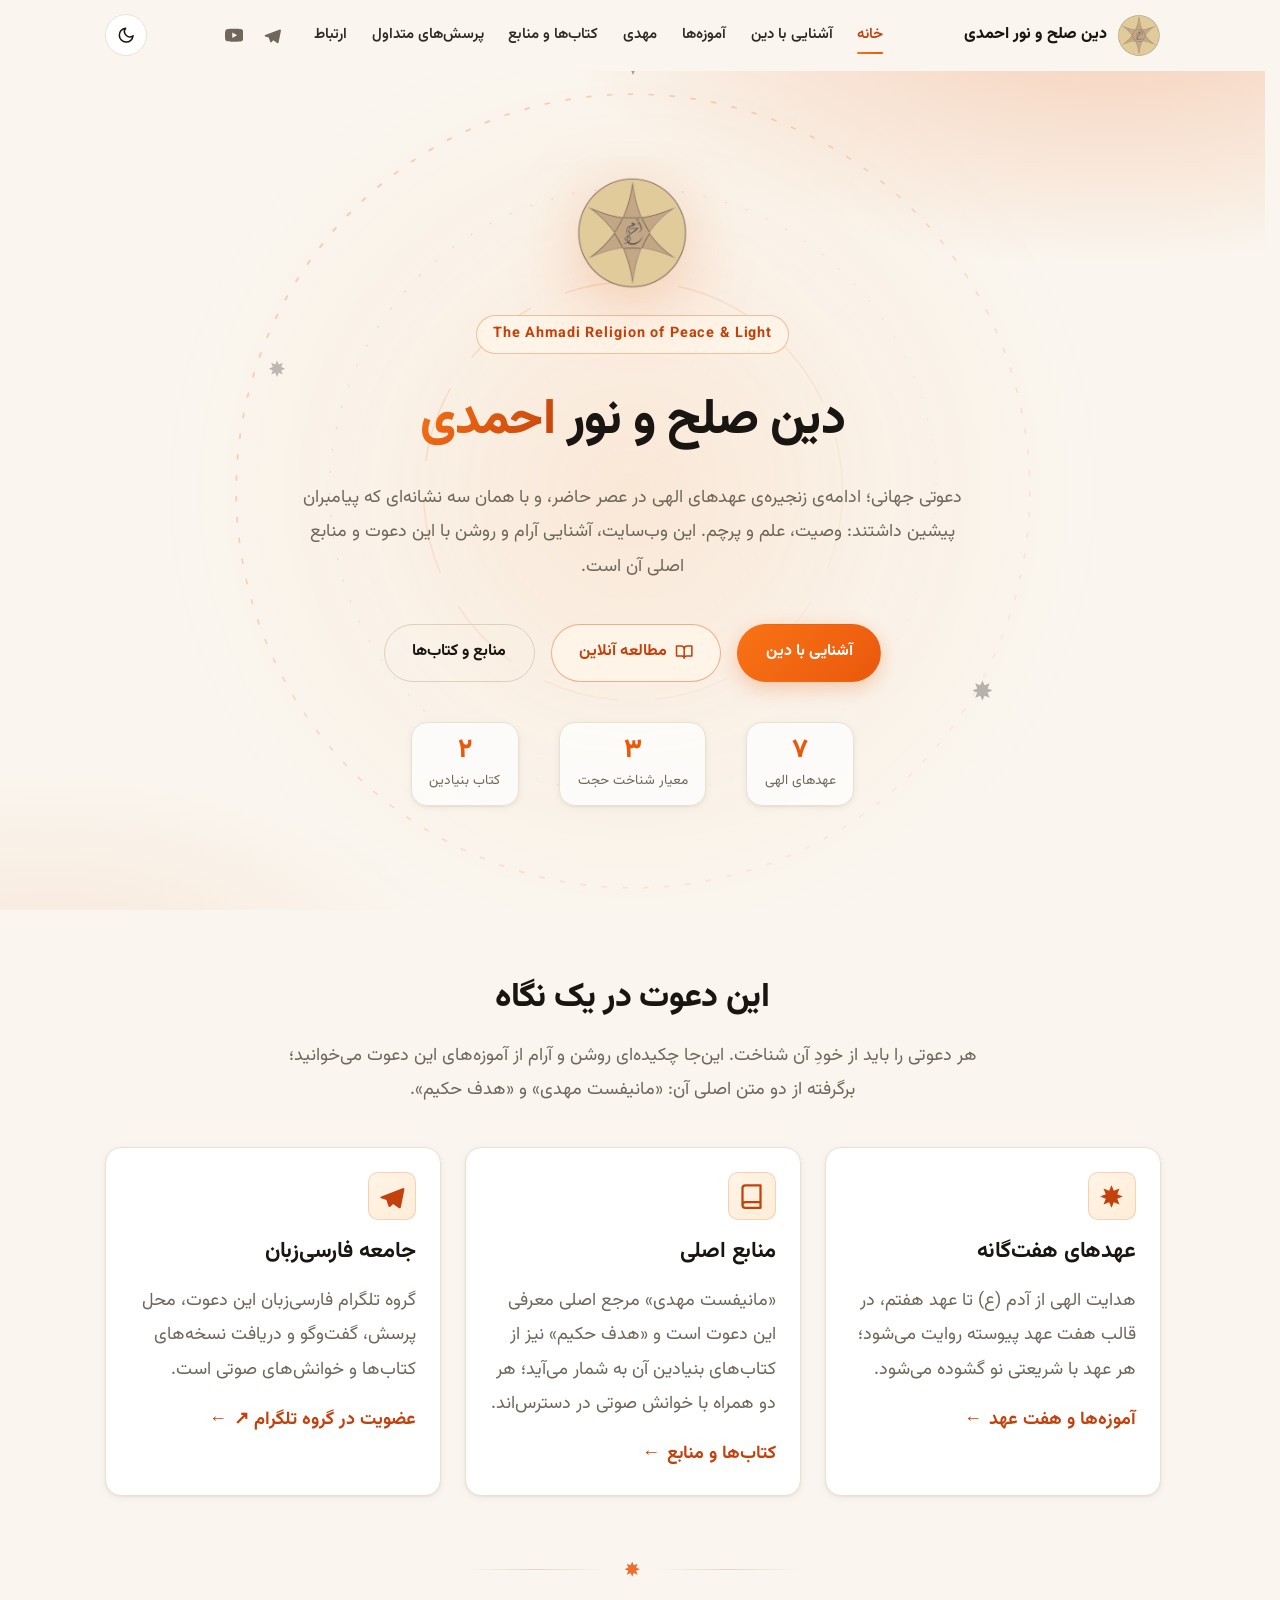
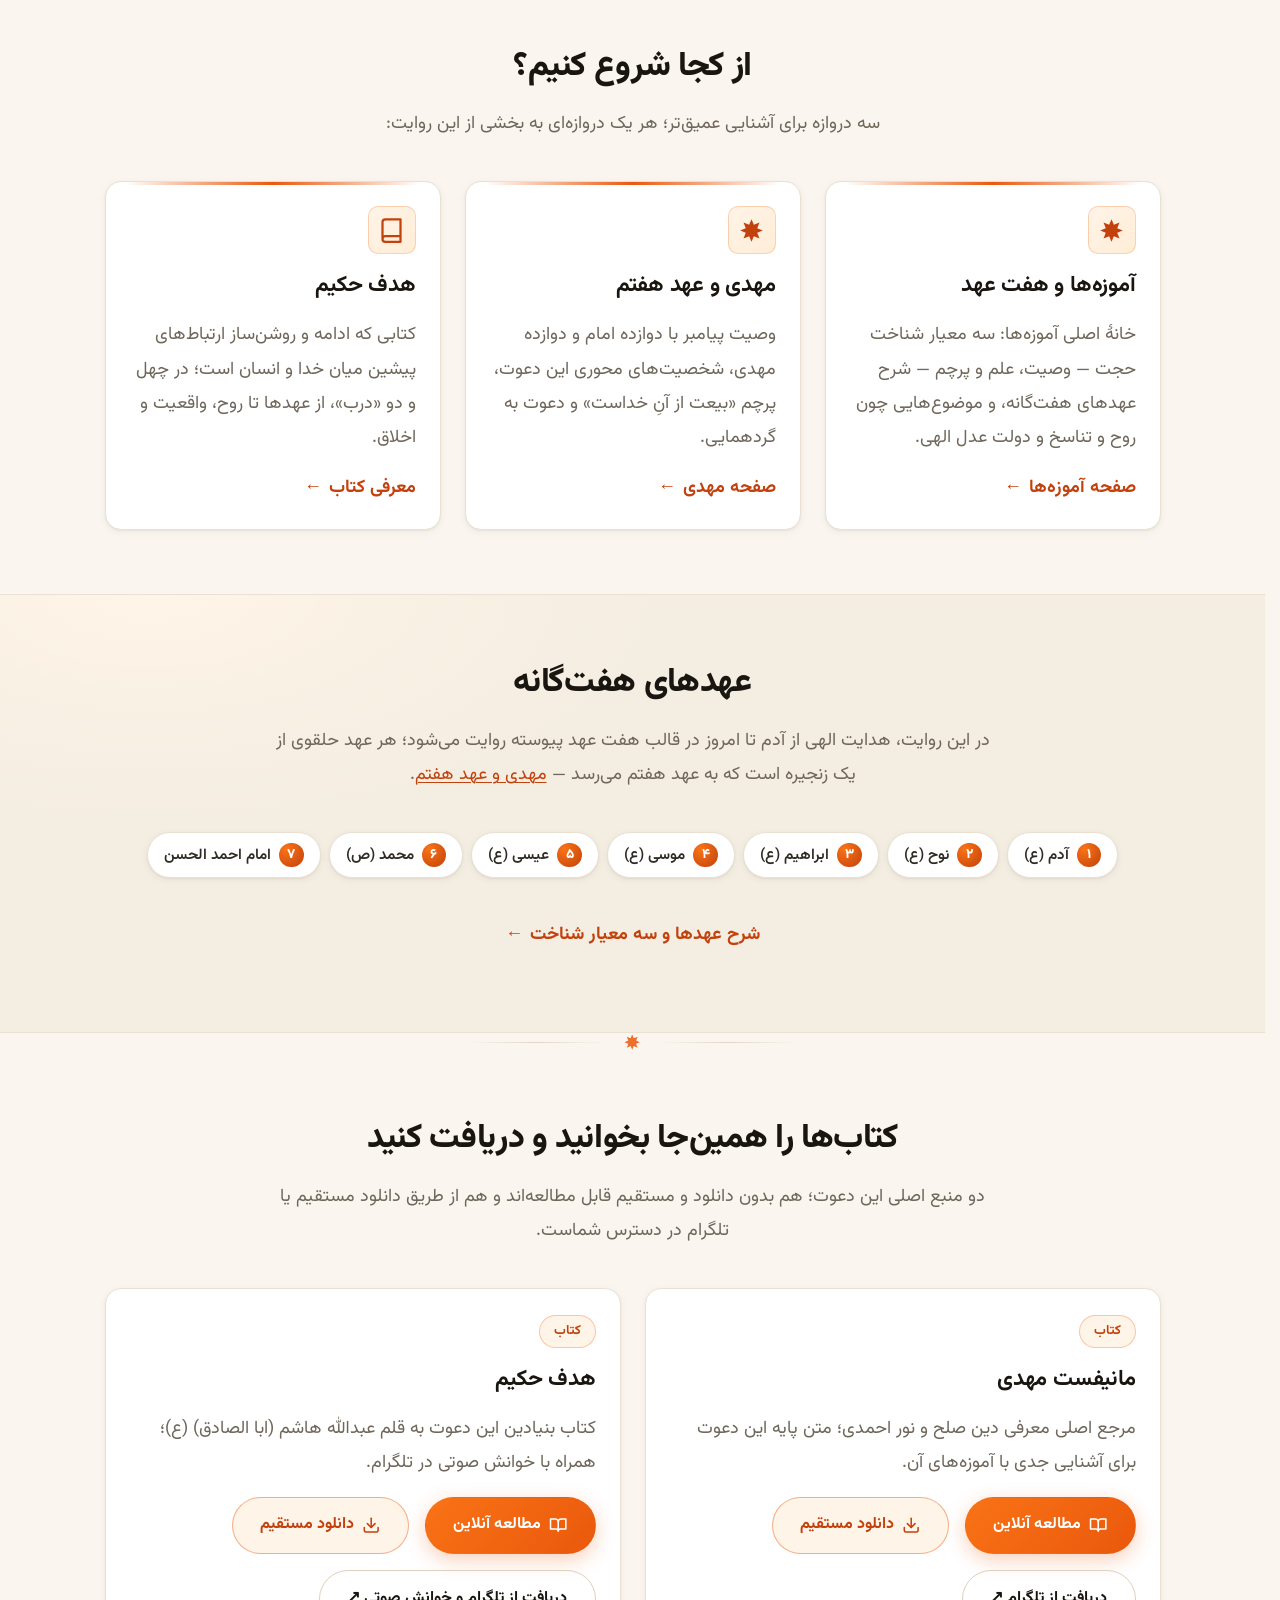
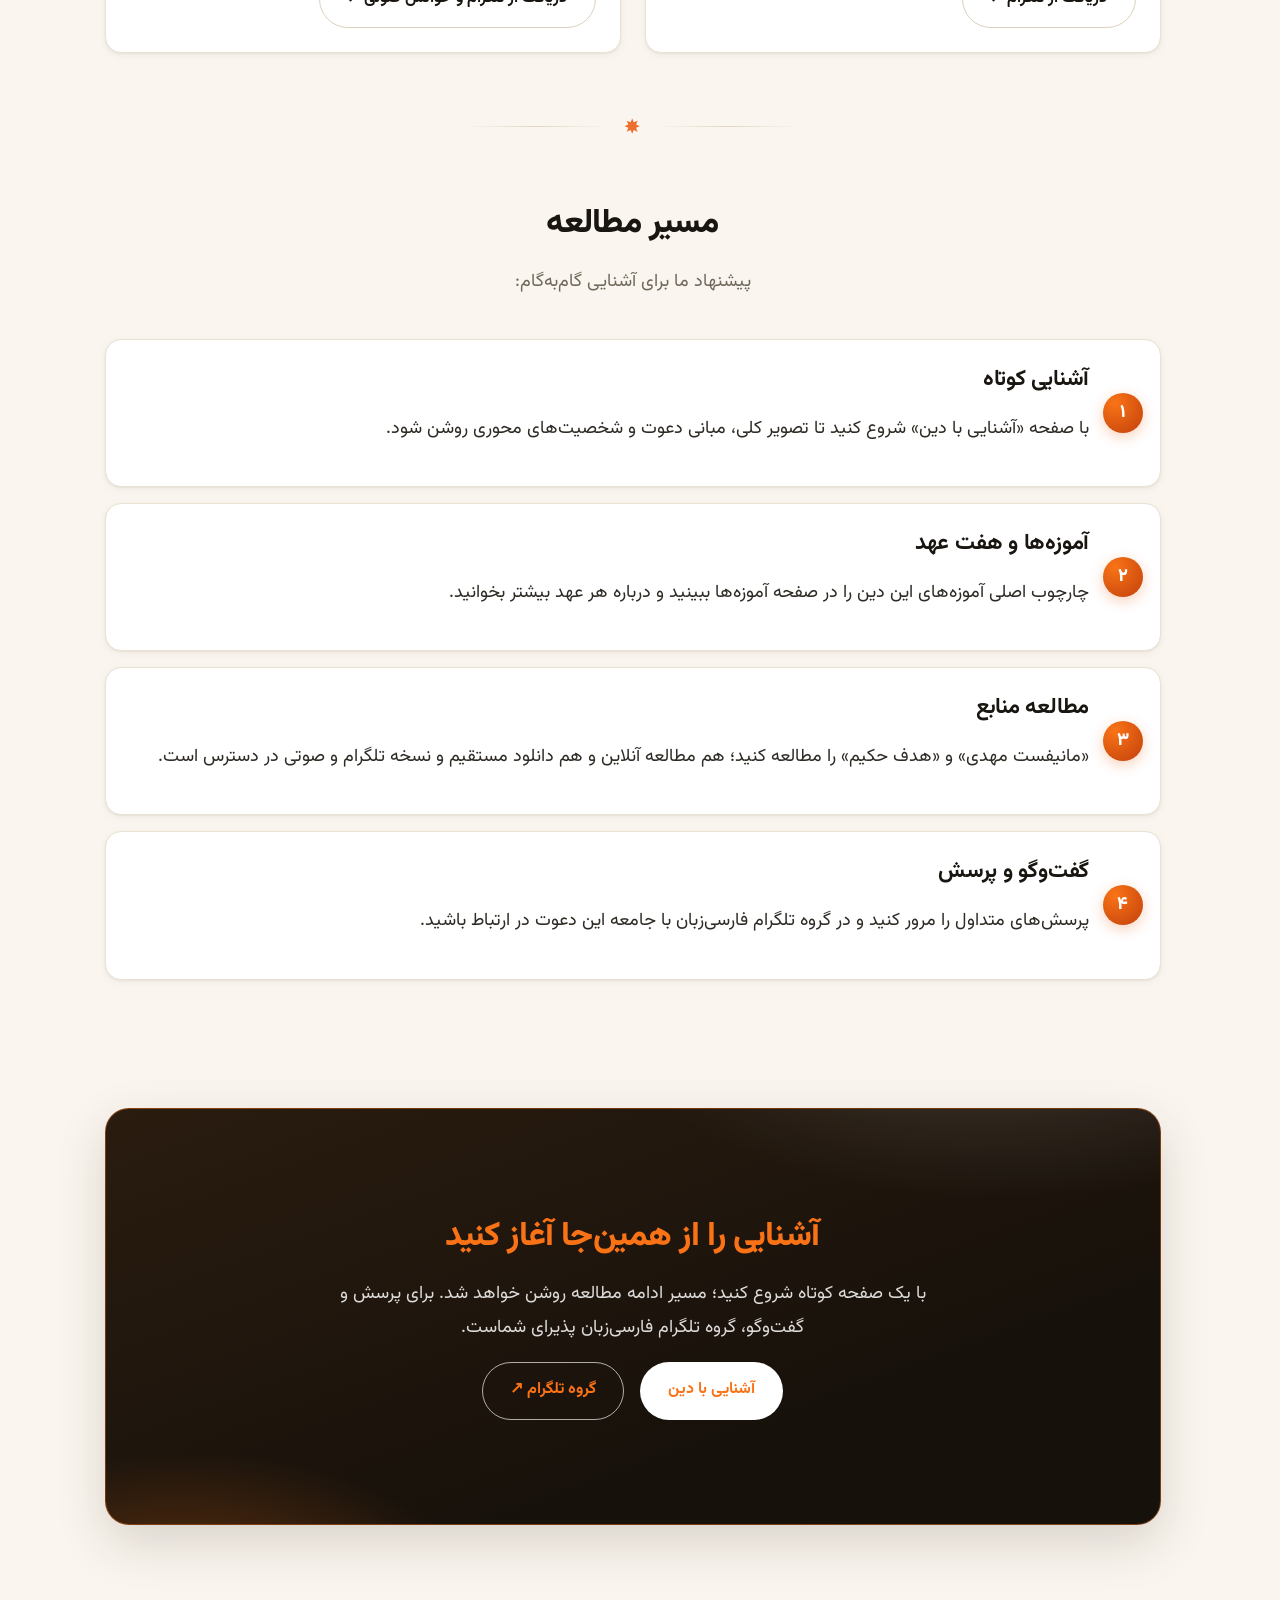
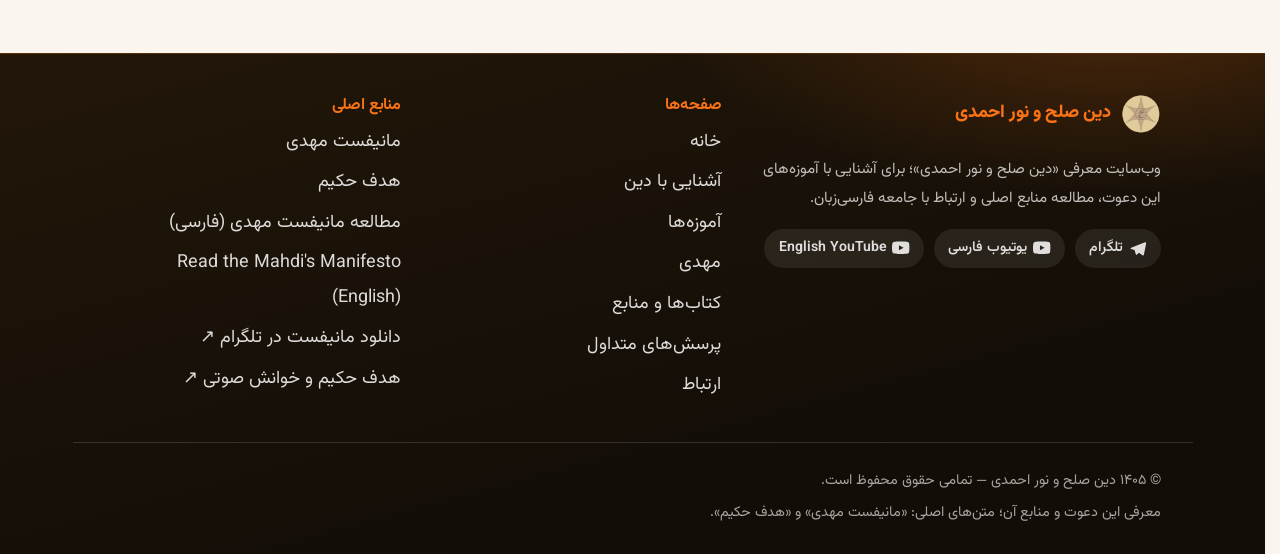
<file: index.html>
<!DOCTYPE html>
<html lang="fa" dir="rtl">
<head>
  <meta charset="UTF-8">
  <script>(function(){try{var t=localStorage.getItem("ahmadi-theme");if(!t){t=window.matchMedia&&window.matchMedia("(prefers-color-scheme: dark)").matches?"dark":"light";}document.documentElement.setAttribute("data-theme",t);document.documentElement.classList.add("js");}catch(e){document.documentElement.classList.add("js");}})();</script>
  <meta name="viewport" content="width=device-width, initial-scale=1">
  <title>دین صلح و نور احمدی | معرفی، آموزه‌ها و منابع</title>
  <meta name="description" content="دروازه آشنایی با دین صلح و نور احمدی: روایت عهدهای هفت‌گانه، سه معیار شناخت حجت، کتاب‌های مانیفست مهدی و هدف حکیم، و پیوند با جامعه فارسی‌زبان.">
  <link rel="canonical" href="https://alirezaiwisi1.github.io/Ahmadiwebsite/">
  <meta property="og:type" content="website">
  <meta property="og:locale" content="fa_IR">
  <meta property="og:site_name" content="دین صلح و نور احمدی">
  <meta property="og:title" content="دین صلح و نور احمدی | معرفی، آموزه‌ها و منابع">
  <meta property="og:description" content="آشنایی با دین صلح و نور احمدی، آموزه‌ها و عهدهای هفت‌گانه، منابع اصلی و جامعه فارسی‌زبان.">
  <meta property="og:url" content="https://alirezaiwisi1.github.io/Ahmadiwebsite/">
  <meta property="og:image" content="https://alirezaiwisi1.github.io/Ahmadiwebsite/assets/images/logo.webp">
  <meta name="twitter:card" content="summary">
  <meta name="twitter:title" content="دین صلح و نور احمدی | معرفی، آموزه‌ها و منابع">
  <meta name="twitter:description" content="آشنایی با دین صلح و نور احمدی، آموزه‌ها و عهدهای هفت‌گانه، منابع اصلی و جامعه فارسی‌زبان.">
  <meta name="twitter:image" content="https://alirezaiwisi1.github.io/Ahmadiwebsite/assets/images/logo.webp">
  <meta name="theme-color" content="#faf6ef">
  <link rel="icon" href="favicon.svg" type="image/svg+xml">
  <link rel="alternate icon" href="assets/images/logo.webp" type="image/webp">
  <link rel="manifest" href="manifest.json">
  <link rel="preconnect" href="https://fonts.googleapis.com">
  <link rel="preconnect" href="https://fonts.gstatic.com" crossorigin>
  <link href="https://fonts.googleapis.com/css2?family=Vazirmatn:wght@300;400;500;600;700;800;900&display=swap" rel="stylesheet">
  <link rel="stylesheet" href="assets/css/style.css">
  <script type="application/ld+json">
  {
    "@context": "https://schema.org",
    "@type": "WebSite",
    "name": "دین صلح و نور احمدی",
    "alternateName": "The Ahmadi Religion of Peace & Light",
    "url": "https://alirezaiwisi1.github.io/Ahmadiwebsite/",
    "inLanguage": "fa",
    "description": "وب‌سایت معرفی دین صلح و نور احمدی؛ آموزه‌ها، منابع و ارتباط با جامعه فارسی‌زبان.",
    "publisher": {
      "@type": "Organization",
      "name": "دین صلح و نور احمدی",
      "url": "https://alirezaiwisi1.github.io/Ahmadiwebsite/",
      "logo": "https://alirezaiwisi1.github.io/Ahmadiwebsite/assets/images/logo.webp",
      "sameAs": [
        "https://t.me/theahmadireligionfarsi",
        "https://t.me/theahmadireligion_farsi_channel",
        "https://theahmadireligion.org"
      ]
    }
  }
  </script>
</head>
<body>
  <a class="skip-link" href="#main-content">پرش به محتوای اصلی</a>

  <svg xmlns="http://www.w3.org/2000/svg" style="display:none" aria-hidden="true">
    <symbol id="ic-tg" viewBox="0 0 24 24"><path fill="currentColor" d="M21.9 4.6 2.9 11.9c-1 .4-1 1.4-.2 1.7l4.8 1.5 1.8 5.6c.3.8 1 .9 1.6.4l2.6-2.4 4.9 3.6c.8.5 1.7.2 1.9-.8l3.1-15.3c.3-1.2-.5-1.9-1.5-1.6z"/></symbol>
    <symbol id="ic-book" viewBox="0 0 24 24"><path fill="none" stroke="currentColor" stroke-width="2" stroke-linecap="round" stroke-linejoin="round" d="M4 19.5v-15A2.5 2.5 0 0 1 6.5 2H20v20H6.5a2.5 2.5 0 0 1 0-5H20"/></symbol>
    <symbol id="ic-reader" viewBox="0 0 24 24"><path fill="none" stroke="currentColor" stroke-width="2" stroke-linecap="round" stroke-linejoin="round" d="M2 4h6a4 4 0 0 1 4 4v12a3 3 0 0 0-3-3H2zm20 0h-6a4 4 0 0 0-4 4v12a3 3 0 0 1 3-3h7z"/></symbol>
    <symbol id="ic-audio" viewBox="0 0 24 24"><g fill="none" stroke="currentColor" stroke-width="2" stroke-linecap="round" stroke-linejoin="round"><path d="M3 14v-3a9 9 0 0 1 18 0v3"/><path d="M3 14h3a2 2 0 0 1 2 2v3a2 2 0 0 1-2 2H5a2 2 0 0 1-2-2v-5Z"/><path d="M21 14h-3a2 2 0 0 0-2 2v3a2 2 0 0 0 2 2h1a2 2 0 0 0 2-2v-5Z"/></g></symbol>
    <symbol id="ic-download" viewBox="0 0 24 24"><g fill="none" stroke="currentColor" stroke-width="2" stroke-linecap="round" stroke-linejoin="round"><path d="M21 15v4a2 2 0 0 1-2 2H5a2 2 0 0 1-2-2v-4"/><polyline points="7 10 12 15 17 10"/><line x1="12" y1="15" x2="12" y2="3"/></g></symbol>
    <symbol id="ic-moon" viewBox="0 0 24 24"><path fill="none" stroke="currentColor" stroke-width="2" stroke-linecap="round" stroke-linejoin="round" d="M21 12.79A9 9 0 1 1 11.21 3 7 7 0 0 0 21 12.79z"/></symbol>
    <symbol id="ic-sun" viewBox="0 0 24 24"><g fill="none" stroke="currentColor" stroke-width="2" stroke-linecap="round" stroke-linejoin="round"><circle cx="12" cy="12" r="4.5"/><line x1="12" y1="1.5" x2="12" y2="3.5"/><line x1="12" y1="20.5" x2="12" y2="22.5"/><line x1="4.6" y1="4.6" x2="6" y2="6"/><line x1="18" y1="18" x2="19.4" y2="19.4"/><line x1="1.5" y1="12" x2="3.5" y2="12"/><line x1="20.5" y1="12" x2="22.5" y2="12"/><line x1="4.6" y1="19.4" x2="6" y2="18"/><line x1="18" y1="6" x2="19.4" y2="4.6"/></g></symbol>
    <symbol id="ic-star8" viewBox="0 0 24 24"><path fill="currentColor" d="M22 12 17.1 14.1 19.1 19.1 14.1 17.1 12 22 9.9 17.1 4.9 19.1 6.9 14.1 2 12 6.9 9.9 4.9 4.9 9.9 6.9 12 2 14.1 6.9 19.1 4.9 17.1 9.9Z"/></symbol>
    <symbol id="ic-yt" viewBox="0 0 24 24"><path fill="currentColor" d="M23.5 6.2c-.3-1-1.1-1.8-2.1-2.1C19.5 3.5 12 3.5 12 3.5s-7.5 0-9.4.6c-1 .3-1.8 1.1-2.1 2.1C0 8.1 0 12 0 12s0 3.9.5 5.8c.3 1 1.1 1.8 2.1 2.1 1.9.6 9.4.6 9.4.6s7.5 0 9.4-.6c1-.3 1.8-1.1 2.1-2.1.5-1.9.5-5.8.5-5.8s0-3.9-.5-5.8zM9.5 15.5V8.5l6.3 3.5-6.3 3.5z"/></symbol>
  </svg>

  <div class="reading-progress" aria-hidden="true"><span></span></div>

  <header class="site-header">
    <div class="container site-header__inner">
      <a class="brand" href="index.html">
        <img class="brand__logo" src="assets/images/logo.webp" alt="نشان دین صلح و نور احمدی" width="160" height="160">
        <span>دین صلح و نور احمدی</span>
      </a>
      <nav class="site-nav" aria-label="ناوبری اصلی">
        <button class="site-nav__toggle" type="button" aria-expanded="false" aria-controls="primary-menu" aria-label="نمایش یا پنهان‌سازی منو">
          <span class="site-nav__toggle-bars" aria-hidden="true"></span>
        </button>
        <ul class="site-nav__list" id="primary-menu">
          <li class="nav-home"><a href="index.html" aria-current="page">خانه</a></li>
          <li><a href="about.html">آشنایی با دین</a></li>
          <li><a href="teachings.html">آموزه‌ها</a></li>
          <li><a href="mahdi.html">مهدی</a></li>
          <li><a href="resources.html">کتاب‌ها و منابع</a></li>
          <li class="nav-sec"><a href="faq.html">پرسش‌های متداول</a></li>
          <li class="nav-sec"><a href="contact.html">ارتباط</a></li>
          <li class="nav-more-wrap">
            <button class="nav-more-btn" type="button" aria-expanded="false" aria-haspopup="true">
              بیشتر <svg width="10" height="10" viewBox="0 0 24 24" fill="none" stroke="currentColor" stroke-width="2.5" stroke-linecap="round" aria-hidden="true"><polyline points="6 9 12 15 18 9"/></svg>
            </button>
            <div class="nav-more-dropdown">
              <a href="faq.html">پرسش‌های متداول</a>
              <a href="contact.html">ارتباط</a>
              <a href="manifesto.html">مانیفست مهدی</a>
              <a href="wisdom.html">هدف حکیم</a>
            </div>
          </li>
          <li class="nav-social-item"><a class="nav-tg" href="https://t.me/theahmadireligionfarsi" target="_blank" rel="noopener" aria-label="گروه تلگرام دین صلح و نور احمدی — باز شدن در تلگرام"><svg class="ic" aria-hidden="true"><use href="#ic-tg"/></svg>گروه تلگرام</a></li>
          <li class="nav-social-item"><a class="nav-tg" href="https://youtube.com/@ahmadireligion_fa" target="_blank" rel="noopener" aria-label="کانال یوتیوب فارسی دین صلح و نور احمدی — باز شدن در یوتیوب"><svg class="ic" aria-hidden="true"><use href="#ic-yt"/></svg>یوتیوب فارسی</a></li>
        </ul>
        <div class="nav-social">
          <a href="https://t.me/theahmadireligionfarsi" target="_blank" rel="noopener" aria-label="گروه تلگرام دین صلح و نور احمدی"><svg class="ic" aria-hidden="true"><use href="#ic-tg"/></svg></a>
          <a href="https://youtube.com/@ahmadireligion_fa" target="_blank" rel="noopener" aria-label="کانال یوتیوب فارسی دین صلح و نور احمدی"><svg class="ic" aria-hidden="true"><use href="#ic-yt"/></svg></a>
        </div>
      </nav>
      <button class="theme-toggle" id="theme-toggle" type="button" aria-label="تغییر پوسته روشن و تاریک" aria-pressed="false">
        <svg class="ic theme-toggle__icon theme-toggle__icon--moon" aria-hidden="true"><use href="#ic-moon"/></svg>
        <svg class="ic theme-toggle__icon theme-toggle__icon--sun" aria-hidden="true"><use href="#ic-sun"/></svg>
      </button>
    </div>
  </header>

  <main id="main-content" tabindex="-1">

    <!-- Hero -->
    <section class="hero" aria-labelledby="hero-title">
      <div class="hero__bg" aria-hidden="true">
        <svg viewBox="0 0 900 900">
          <defs>
            <radialGradient id="heroGlow" cx="50%" cy="50%" r="50%">
              <stop offset="0%" stop-color="#f97316" stop-opacity="0.20"/>
              <stop offset="55%" stop-color="#f97316" stop-opacity="0.06"/>
              <stop offset="100%" stop-color="#f97316" stop-opacity="0"/>
            </radialGradient>
            <linearGradient id="heroRing" x1="0" y1="0" x2="1" y2="1">
              <stop offset="0%" stop-color="#f97316" stop-opacity="0.7"/>
              <stop offset="100%" stop-color="#ea580c" stop-opacity="0.05"/>
            </linearGradient>
          </defs>
          <circle cx="450" cy="450" r="440" fill="url(#heroGlow)"/>
          <g class="hero-spin" fill="none" stroke="url(#heroRing)">
            <circle cx="450" cy="450" r="360" stroke-width="1.5" stroke-dasharray="5 14"/>
            <circle cx="450" cy="450" r="275" stroke-width="1" stroke-dasharray="2 18" opacity="0.75"/>
          </g>
          <g class="hero-spin hero-spin--rev" fill="none" stroke="url(#heroRing)">
            <circle cx="450" cy="450" r="190" stroke-width="1.5" stroke-dasharray="70 34" opacity="0.5"/>
          </g>
          <use href="#ic-star8" x="435" y="45" width="30" height="30" fill="#f97316" opacity="0.8"/>
          <use href="#ic-star8" x="118" y="330" width="18" height="18" fill="#f97316" opacity="0.55"/>
<use href="#ic-star8" x="756" y="620" width="22" height="22" fill="#f97316" opacity="0.6"/>
        </svg>
      </div>

      <div class="container hero__inner">
        <img class="hero__logo" src="assets/images/logo.webp" alt="نشان دین صلح و نور احمدی" width="160" height="160" data-reveal>
        <p class="hero__eyebrow" data-reveal>The Ahmadi Religion of Peace &amp; Light</p>
        <h1 id="hero-title" data-reveal>دین صلح و نور <span class="text-gold">احمدی</span></h1>
        <p class="hero__lead" data-reveal>
          دعوتی جهانی؛ ادامه‌ی زنجیره‌ی عهدهای الهی در عصر حاضر، و با همان سه
          نشانه‌ای که پیامبران پیشین داشتند: وصیت، علم و پرچم. این وب‌سایت، آشنایی آرام و روشن با این
          دعوت و منابع اصلی آن است.
        </p>
        <div class="btn-row" data-reveal>
          <a class="btn btn--primary" href="about.html">آشنایی با دین</a>
          <a class="btn btn--gold" href="assets/pdf/The_Mahdis_Manifesto_Booklet_Farsi.pdf" target="_blank" rel="noopener noreferrer"><svg class="ic" aria-hidden="true"><use href="#ic-reader"/></svg> مطالعه آنلاین</a>
          <a class="btn btn--ghost" href="resources.html">منابع و کتاب‌ها</a>
        </div>
        <ul class="hero__stats" data-reveal>
          <li><strong>۷</strong><span>عهدهای الهی</span></li>
          <li><strong>۳</strong><span>معیار شناخت حجت</span></li>
          <li><strong>۲</strong><span>کتاب بنیادین</span></li>
        </ul>
      </div>
    </section>

    <!-- Overview -->
    <section class="section" aria-labelledby="intro-title">
      <div class="container">
        <div class="section-head">
          <h2 id="intro-title">این دعوت در یک نگاه</h2>
          <p>
            هر دعوتی را باید از خودِ آن شناخت. این‌جا چکیده‌ای روشن و آرام از آموزه‌های این دعوت می‌خوانید؛
            برگرفته از دو متن اصلی آن: «مانیفست مهدی» و «هدف حکیم».
          </p>
        </div>
        <div class="card-grid card-grid--3">
          <article class="card" data-reveal>
            <span class="card__icon" aria-hidden="true"><svg class="ic"><use href="#ic-star8"/></svg></span>
            <h3>عهدهای هفت‌گانه</h3>
            <p>هدایت الهی از آدم (ع) تا عهد هفتم، در قالب هفت عهد پیوسته روایت می‌شود؛ هر عهد با شریعتی نو گشوده می‌شود.</p>
            <a class="card__link" href="teachings.html">آموزه‌ها و هفت عهد</a>
          </article>
          <article class="card" data-reveal>
            <span class="card__icon" aria-hidden="true"><svg class="ic"><use href="#ic-book"/></svg></span>
            <h3>منابع اصلی</h3>
            <p>«مانیفست مهدی» مرجع اصلی معرفی این دعوت است و «هدف حکیم» نیز از کتاب‌های بنیادین آن به شمار می‌آید؛ هر دو همراه با خوانش صوتی در دسترس‌اند.</p>
            <a class="card__link" href="resources.html">کتاب‌ها و منابع</a>
          </article>
          <article class="card" data-reveal>
            <span class="card__icon" aria-hidden="true"><svg class="ic"><use href="#ic-tg"/></svg></span>
            <h3>جامعه فارسی‌زبان</h3>
            <p>گروه تلگرام فارسی‌زبان این دعوت، محل پرسش، گفت‌وگو و دریافت نسخه‌های کتاب‌ها و خوانش‌های صوتی است.</p>
            <a class="card__link" href="https://t.me/theahmadireligionfarsi" target="_blank" rel="noopener" aria-label="گروه تلگرام دین صلح و نور احمدی — باز شدن در تلگرام">عضویت در گروه تلگرام ↗</a>
          </article>
        </div>
      </div>
    </section>

    <div class="ornament" aria-hidden="true"><svg class="ic"><use href="#ic-star8"/></svg></div>

    <!-- Core teachings gateway -->
    <section class="section" aria-labelledby="criteria-title">
      <div class="container">
        <div class="section-head">
          <h2 id="criteria-title">از کجا شروع کنیم؟</h2>
          <p>
            سه دروازه برای آشنایی عمیق‌تر؛ هر یک دروازه‌ای به بخشی از این روایت:
          </p>
        </div>
        <div class="card-grid card-grid--3">
          <article class="card card--gold" data-reveal>
            <span class="card__icon" aria-hidden="true"><svg class="ic"><use href="#ic-star8"/></svg></span>
            <h3>آموزه‌ها و هفت عهد</h3>
            <p>خانهٔ اصلی آموزه‌ها: سه معیار شناخت حجت — وصیت، علم و پرچم — شرح عهدهای هفت‌گانه، و موضوع‌هایی چون روح و تناسخ و دولت عدل الهی.</p>
            <a class="card__link" href="teachings.html">صفحه آموزه‌ها</a>
          </article>
          <article class="card card--gold" data-reveal>
            <span class="card__icon" aria-hidden="true"><svg class="ic"><use href="#ic-star8"/></svg></span>
            <h3>مهدی و عهد هفتم</h3>
            <p>وصیت پیامبر با دوازده امام و دوازده مهدی، شخصیت‌های محوری این دعوت، پرچم «بیعت از آنِ خداست» و دعوت به گردهمایی.</p>
            <a class="card__link" href="mahdi.html">صفحه مهدی</a>
          </article>
          <article class="card card--gold" data-reveal>
            <span class="card__icon" aria-hidden="true"><svg class="ic"><use href="#ic-book"/></svg></span>
            <h3>هدف حکیم</h3>
            <p>کتابی که ادامه و روشن‌ساز ارتباط‌های پیشین میان خدا و انسان است؛ در چهل و دو «درب»، از عهدها تا روح، واقعیت و اخلاق.</p>
            <a class="card__link" href="wisdom.html">معرفی کتاب</a>
          </article>
        </div>
      </div>
    </section>

    <!-- Seven covenants preview -->
    <section class="section section--alt" aria-labelledby="covenants-title">
      <div class="container">
        <div class="section-head">
          <h2 id="covenants-title">عهدهای هفت‌گانه</h2>
          <p>
            در این روایت، هدایت الهی از آدم تا امروز در قالب هفت عهد پیوسته روایت می‌شود؛ هر عهد حلقوی از
            یک زنجیره است که به عهد هفتم می‌رسد — <a href="mahdi.html">مهدی و عهد هفتم</a>.
          </p>
        </div>
        <ul class="covenant-strip">
          <li><a href="teachings.html#covenant-1"><span class="chip-num" aria-hidden="true">۱</span>آدم (ع)</a></li>
          <li><a href="teachings.html#covenant-2"><span class="chip-num" aria-hidden="true">۲</span>نوح (ع)</a></li>
          <li><a href="teachings.html#covenant-3"><span class="chip-num" aria-hidden="true">۳</span>ابراهیم (ع)</a></li>
          <li><a href="teachings.html#covenant-4"><span class="chip-num" aria-hidden="true">۴</span>موسی (ع)</a></li>
          <li><a href="teachings.html#covenant-5"><span class="chip-num" aria-hidden="true">۵</span>عیسی (ع)</a></li>
          <li><a href="teachings.html#covenant-6"><span class="chip-num" aria-hidden="true">۶</span>محمد (ص)</a></li>
          <li><a href="teachings.html#covenant-7"><span class="chip-num" aria-hidden="true">۷</span>امام احمد الحسن</a></li>
        </ul>
        <p class="text-center" style="margin-top: var(--space-4);">
          <a class="card__link" href="teachings.html">شرح عهدها و سه معیار شناخت</a>
        </p>
      </div>
    </section>

    <div class="ornament" aria-hidden="true"><svg class="ic"><use href="#ic-star8"/></svg></div>

    <!-- Books -->
    <section class="section" aria-labelledby="books-title">
      <div class="container">
        <div class="section-head">
          <h2 id="books-title">کتاب‌ها را همین‌جا بخوانید و دریافت کنید</h2>
          <p>دو منبع اصلی این دعوت؛ هم بدون دانلود و مستقیم قابل مطالعه‌اند و هم از طریق دانلود مستقیم یا تلگرام در دسترس شماست.</p>
        </div>
        <div class="card-grid card-grid--2">
          <article class="card resource-card" data-reveal>
            <span class="badge">کتاب</span>
            <h3>مانیفست مهدی</h3>
            <p>مرجع اصلی معرفی دین صلح و نور احمدی؛ متن پایه این دعوت برای آشنایی جدی با آموزه‌های آن.</p>
            <div class="btn-row">
              <a class="btn btn--primary" href="assets/pdf/The_Mahdis_Manifesto_Booklet_Farsi.pdf" target="_blank" rel="noopener noreferrer"><svg class="ic" aria-hidden="true"><use href="#ic-reader"/></svg> مطالعه آنلاین</a>
              <a class="btn btn--gold" href="https://theahmadireligion.org/download/42616/?tmstv=1765124110" target="_blank" rel="noopener" aria-label="دانلود مستقیم مانیفست مهدی — باز شدن در وب‌سایت رسمی"><svg class="ic" aria-hidden="true"><use href="#ic-download"/></svg> دانلود مستقیم</a>
              <a class="btn btn--ghost" href="https://t.me/theahmadireligion_farsi_channel/7125?single" target="_blank" rel="noopener" aria-label="دانلود مانیفست مهدی در تلگرام — باز شدن در تلگرام">دریافت از تلگرام ↗</a>
            </div>
          </article>
          <article class="card resource-card" data-reveal>
            <span class="badge">کتاب</span>
            <h3>هدف حکیم</h3>
            <p>کتاب بنیادین این دعوت به قلم عبدالله هاشم (ابا الصادق) (ع)؛ همراه با خوانش صوتی در تلگرام.</p>
            <div class="btn-row">
              <a class="btn btn--primary" href="assets/pdf/The-Goal-of-the-Wise-Persian.pdf" target="_blank" rel="noopener noreferrer"><svg class="ic" aria-hidden="true"><use href="#ic-reader"/></svg> مطالعه آنلاین</a>
              <a class="btn btn--gold" href="https://theahmadireligion.org/download/42889/?tmstv=1765481076" target="_blank" rel="noopener" aria-label="دانلود مستقیم هدف حکیم — باز شدن در وب‌سایت رسمی"><svg class="ic" aria-hidden="true"><use href="#ic-download"/></svg> دانلود مستقیم</a>
              <a class="btn btn--ghost" href="https://t.me/theahmadireligion_farsi_channel/7121?single" target="_blank" rel="noopener" aria-label="هدف حکیم — دانلود کتاب و خوانش صوتی در تلگرام">دریافت از تلگرام و خوانش صوتی ↗</a>
            </div>
          </article>
        </div>
      </div>
    </section>

    <div class="ornament" aria-hidden="true"><svg class="ic"><use href="#ic-star8"/></svg></div>

    <!-- Reading journey -->
    <section class="section" aria-labelledby="journey-title">
      <div class="container">
        <div class="section-head">
          <h2 id="journey-title">مسیر مطالعه</h2>
          <p>پیشنهاد ما برای آشنایی گام‌به‌گام:</p>
        </div>
        <ol class="steps">
          <li data-reveal>
            <h3>آشنایی کوتاه</h3>
            <p>با صفحه «آشنایی با دین» شروع کنید تا تصویر کلی، مبانی دعوت و شخصیت‌های محوری روشن شود.</p>
          </li>
          <li data-reveal>
            <h3>آموزه‌ها و هفت عهد</h3>
            <p>چارچوب اصلی آموزه‌های این دین را در صفحه آموزه‌ها ببینید و درباره هر عهد بیشتر بخوانید.</p>
          </li>
          <li data-reveal>
            <h3>مطالعه منابع</h3>
            <p>«مانیفست مهدی» و «هدف حکیم» را مطالعه کنید؛ هم مطالعه آنلاین و هم دانلود مستقیم و نسخه تلگرام و صوتی در دسترس است.</p>
          </li>
          <li data-reveal>
            <h3>گفت‌وگو و پرسش</h3>
            <p>پرسش‌های متداول را مرور کنید و در گروه تلگرام فارسی‌زبان با جامعه این دعوت در ارتباط باشید.</p>
          </li>
        </ol>
      </div>
    </section>

    <!-- Final CTA -->
    <section class="section" aria-labelledby="cta-title">
      <div class="container">
        <div class="cta-panel">
          <h2 id="cta-title">آشنایی را از همین‌جا آغاز کنید</h2>
          <p>با یک صفحه کوتاه شروع کنید؛ مسیر ادامه مطالعه روشن خواهد شد. برای پرسش و گفت‌وگو، گروه تلگرام فارسی‌زبان پذیرای شماست.</p>
          <div class="btn-row">
            <a class="btn btn--light" href="about.html">آشنایی با دین</a>
            <a class="btn btn--outline-light" href="https://t.me/theahmadireligionfarsi" target="_blank" rel="noopener" aria-label="گروه تلگرام دین صلح و نور احمدی — باز شدن در تلگرام">گروه تلگرام ↗</a>
          </div>
        </div>
      </div>
    </section>
  </main>

  <footer class="site-footer">
    <div class="container site-footer__inner">
      <div>
        <a class="site-footer__brand" href="index.html">
          <img class="brand__logo" src="assets/images/logo.webp" alt="نشان دین صلح و نور احمدی" width="160" height="160">
          <span>دین صلح و نور احمدی</span>
        </a>
        <p class="site-footer__desc">
          وب‌سایت معرفی «دین صلح و نور احمدی»؛ برای آشنایی با آموزه‌های این دعوت، مطالعه منابع اصلی و ارتباط با جامعه فارسی‌زبان.
        </p>
        <div class="site-footer__social">
          <a href="https://t.me/theahmadireligionfarsi" target="_blank" rel="noopener" aria-label="گروه تلگرام دین صلح و نور احمدی"><svg class="ic" aria-hidden="true"><use href="#ic-tg"/></svg> تلگرام</a>
          <a href="https://youtube.com/@ahmadireligion_fa" target="_blank" rel="noopener" aria-label="کانال یوتیوب فارسی دین صلح و نور احمدی"><svg class="ic" aria-hidden="true"><use href="#ic-yt"/></svg> یوتیوب فارسی</a>
          <a href="https://youtube.com/@themahdihasappeared" target="_blank" rel="noopener" aria-label="The Mahdi Has Appeared YouTube channel"><svg class="ic" aria-hidden="true"><use href="#ic-yt"/></svg> English YouTube</a>
        </div>
      </div>
      <nav aria-label="ناوبری پابرگ">
        <h3 class="site-footer__heading">صفحه‌ها</h3>
        <ul class="site-footer__nav">
          <li><a href="index.html">خانه</a></li>
          <li><a href="about.html">آشنایی با دین</a></li>
          <li><a href="teachings.html">آموزه‌ها</a></li>
          <li><a href="mahdi.html">مهدی</a></li>
          <li><a href="resources.html">کتاب‌ها و منابع</a></li>
          <li><a href="faq.html">پرسش‌های متداول</a></li>
          <li><a href="contact.html">ارتباط</a></li>
        </ul>
      </nav>
      <div>
        <h3 class="site-footer__heading">منابع اصلی</h3>
        <ul class="site-footer__links">
          <li><a href="manifesto.html">مانیفست مهدی</a></li>
          <li><a href="wisdom.html">هدف حکیم</a></li>
          <li><a href="assets/pdf/The_Mahdis_Manifesto_Booklet_Farsi.pdf" target="_blank" rel="noopener noreferrer">مطالعه مانیفست مهدی (فارسی)</a></li>
          <li><a href="assets/pdf/The-Mahdis-Manifesto.pdf" target="_blank" rel="noopener noreferrer">Read the Mahdi's Manifesto (English)</a></li>
          <li><a href="https://t.me/theahmadireligion_farsi_channel/7125?single" target="_blank" rel="noopener" aria-label="دانلود مانیفست مهدی در تلگرام — باز شدن در تلگرام">دانلود مانیفست در تلگرام ↗</a></li>
          <li><a href="https://t.me/theahmadireligion_farsi_channel/7121?single" target="_blank" rel="noopener" aria-label="هدف حکیم — دانلود کتاب و خوانش صوتی در تلگرام">هدف حکیم و خوانش صوتی ↗</a></li>
        </ul>
      </div>
    </div>
    <div class="container site-footer__meta">
      <p>© <span id="footer-year">۱۴۰۵</span> دین صلح و نور احمدی — تمامی حقوق محفوظ است.</p>
      <p>معرفی این دعوت و منابع آن؛ متن‌های اصلی: «مانیفست مهدی» و «هدف حکیم».</p>
    </div>
  </footer>

  <script src="assets/js/main.js" defer></script>
</body>
</html>
</file>
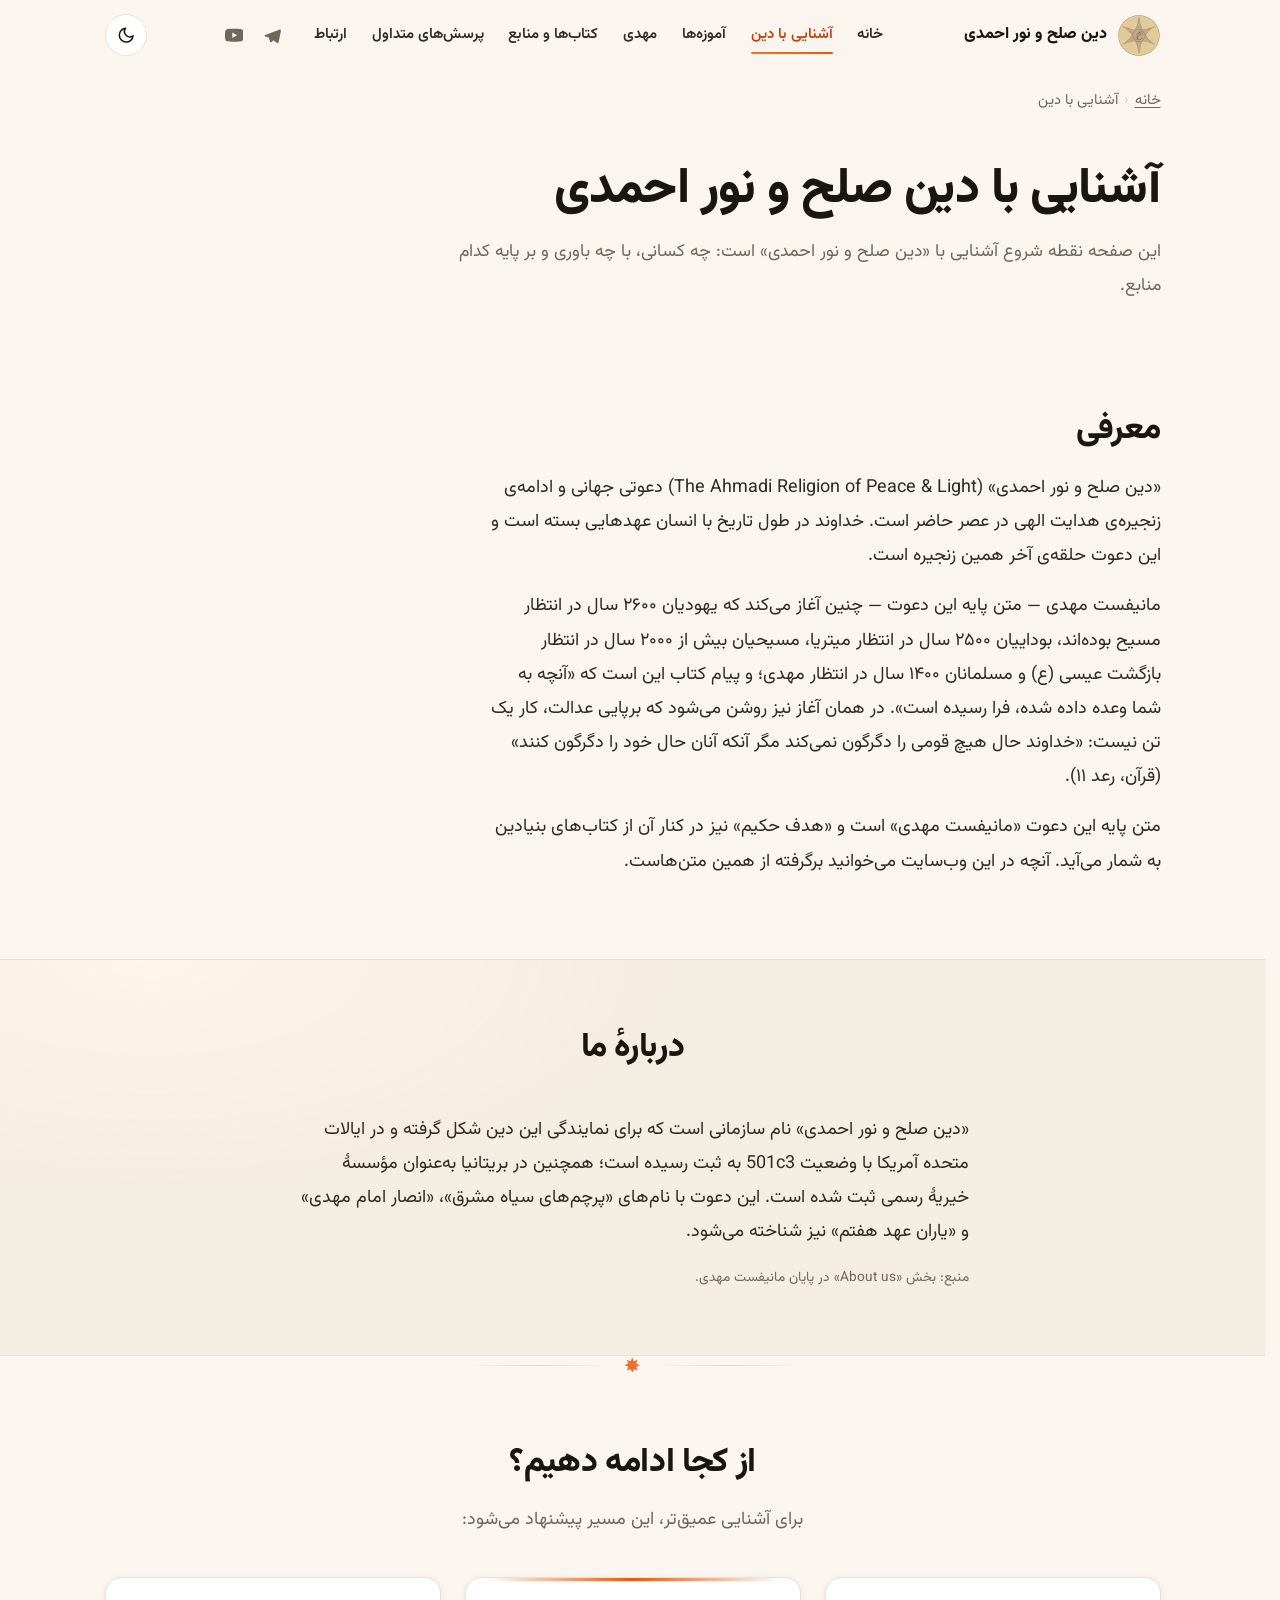
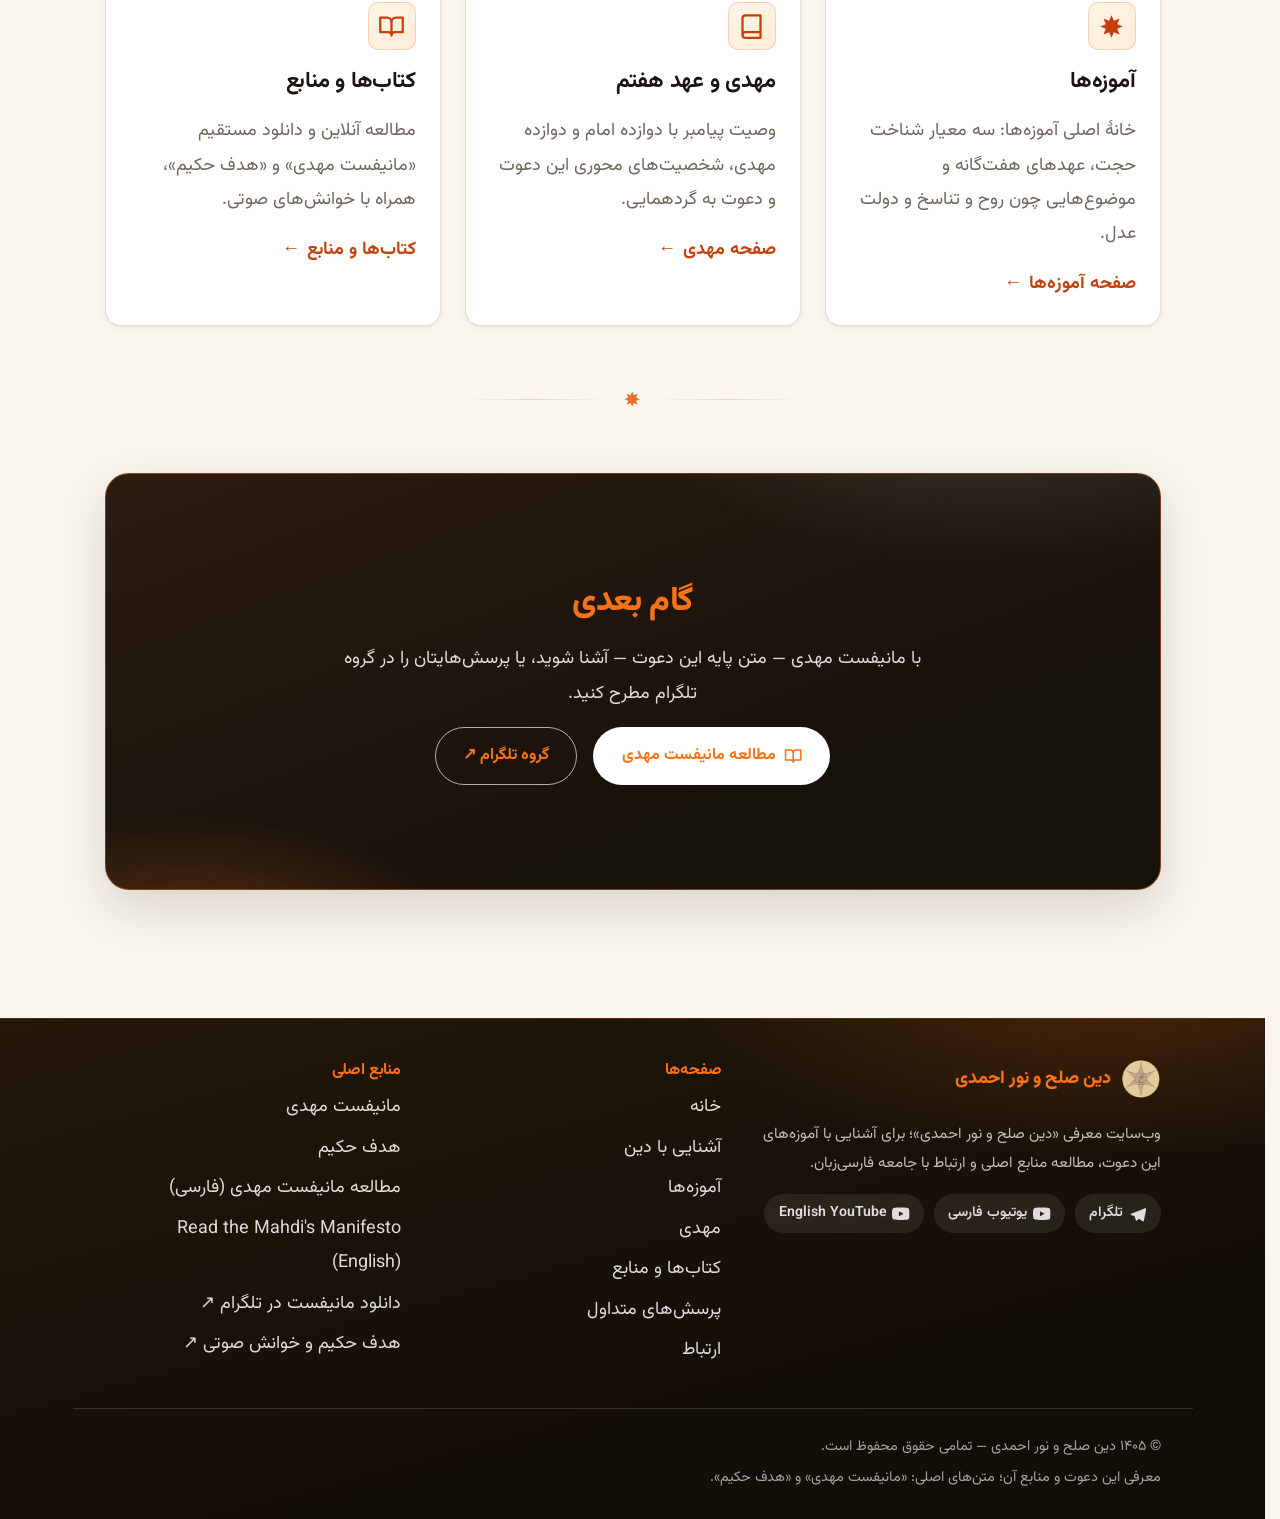
<file: about.html>
<!DOCTYPE html>
<html lang="fa" dir="rtl">
<head>
  <meta charset="UTF-8">
  <script>(function(){try{var t=localStorage.getItem("ahmadi-theme");if(!t){t=window.matchMedia&&window.matchMedia("(prefers-color-scheme: dark)").matches?"dark":"light";}document.documentElement.setAttribute("data-theme",t);document.documentElement.classList.add("js");}catch(e){document.documentElement.classList.add("js");}})();</script>
  <meta name="viewport" content="width=device-width, initial-scale=1">
  <title>آشنایی با دین | دین صلح و نور احمدی</title>
  <meta name="description" content="معرفی کوتاه دین صلح و نور احمدی: این دعوت چیست، بر پایه کدام منابع و با کدام هدف؛ همراه با مسیر ادامه مطالعه در آموزه‌ها، مهدی و کتاب‌ها.">
  <link rel="canonical" href="https://alirezaiwisi1.github.io/Ahmadiwebsite/about.html">
  <meta property="og:type" content="website">
  <meta property="og:locale" content="fa_IR">
  <meta property="og:site_name" content="دین صلح و نور احمدی">
  <meta property="og:title" content="آشنایی با دین | دین صلح و نور احمدی">
  <meta property="og:description" content="معرفی دین صلح و نور احمدی؛ مبانی دعوت، عهدهای هفت‌گانه، عهد هفتم و شخصیت‌های محوری.">
  <meta property="og:url" content="https://alirezaiwisi1.github.io/Ahmadiwebsite/about.html">
  <meta property="og:image" content="https://alirezaiwisi1.github.io/Ahmadiwebsite/assets/images/logo.webp">
  <meta name="twitter:card" content="summary">
  <meta name="twitter:title" content="آشنایی با دین | دین صلح و نور احمدی">
  <meta name="twitter:description" content="معرفی دین صلح و نور احمدی؛ مبانی دعوت، عهدهای هفت‌گانه، عهد هفتم و شخصیت‌های محوری.">
  <meta name="twitter:image" content="https://alirezaiwisi1.github.io/Ahmadiwebsite/assets/images/logo.webp">
  <meta name="theme-color" content="#faf6ef">
  <link rel="icon" href="favicon.svg" type="image/svg+xml">
  <link rel="alternate icon" href="assets/images/logo.webp" type="image/webp">
  <link rel="manifest" href="manifest.json">
  <link rel="preconnect" href="https://fonts.googleapis.com">
  <link rel="preconnect" href="https://fonts.gstatic.com" crossorigin>
  <link href="https://fonts.googleapis.com/css2?family=Vazirmatn:wght@300;400;500;600;700;800;900&display=swap" rel="stylesheet">
  <link rel="stylesheet" href="assets/css/style.css">
  <script type="application/ld+json">
  {
    "@context": "https://schema.org",
    "@type": "WebPage",
    "name": "آشنایی با دین صلح و نور احمدی",
    "url": "https://alirezaiwisi1.github.io/Ahmadiwebsite/about.html",
    "inLanguage": "fa",
    "isPartOf": {
      "@type": "WebSite",
      "name": "دین صلح و نور احمدی",
      "url": "https://alirezaiwisi1.github.io/Ahmadiwebsite/"
    }
  }
  </script>
</head>
<body>
  <a class="skip-link" href="#main-content">پرش به محتوای اصلی</a>

  <svg xmlns="http://www.w3.org/2000/svg" style="display:none" aria-hidden="true">
    <symbol id="ic-tg" viewBox="0 0 24 24"><path fill="currentColor" d="M21.9 4.6 2.9 11.9c-1 .4-1 1.4-.2 1.7l4.8 1.5 1.8 5.6c.3.8 1 .9 1.6.4l2.6-2.4 4.9 3.6c.8.5 1.7.2 1.9-.8l3.1-15.3c.3-1.2-.5-1.9-1.5-1.6z"/></symbol>
    <symbol id="ic-book" viewBox="0 0 24 24"><path fill="none" stroke="currentColor" stroke-width="2" stroke-linecap="round" stroke-linejoin="round" d="M4 19.5v-15A2.5 2.5 0 0 1 6.5 2H20v20H6.5a2.5 2.5 0 0 1 0-5H20"/></symbol>
    <symbol id="ic-reader" viewBox="0 0 24 24"><path fill="none" stroke="currentColor" stroke-width="2" stroke-linecap="round" stroke-linejoin="round" d="M2 4h6a4 4 0 0 1 4 4v12a3 3 0 0 0-3-3H2zm20 0h-6a4 4 0 0 0-4 4v12a3 3 0 0 1 3-3h7z"/></symbol>
    <symbol id="ic-moon" viewBox="0 0 24 24"><path fill="none" stroke="currentColor" stroke-width="2" stroke-linecap="round" stroke-linejoin="round" d="M21 12.79A9 9 0 1 1 11.21 3 7 7 0 0 0 21 12.79z"/></symbol>
    <symbol id="ic-sun" viewBox="0 0 24 24"><g fill="none" stroke="currentColor" stroke-width="2" stroke-linecap="round" stroke-linejoin="round"><circle cx="12" cy="12" r="4.5"/><line x1="12" y1="1.5" x2="12" y2="3.5"/><line x1="12" y1="20.5" x2="12" y2="22.5"/><line x1="4.6" y1="4.6" x2="6" y2="6"/><line x1="18" y1="18" x2="19.4" y2="19.4"/><line x1="1.5" y1="12" x2="3.5" y2="12"/><line x1="20.5" y1="12" x2="22.5" y2="12"/><line x1="4.6" y1="19.4" x2="6" y2="18"/><line x1="18" y1="6" x2="19.4" y2="4.6"/></g></symbol>
    <symbol id="ic-star8" viewBox="0 0 24 24"><path fill="currentColor" d="M22 12 17.1 14.1 19.1 19.1 14.1 17.1 12 22 9.9 17.1 4.9 19.1 6.9 14.1 2 12 6.9 9.9 4.9 4.9 9.9 6.9 12 2 14.1 6.9 19.1 4.9 17.1 9.9Z"/></symbol>
<symbol id="ic-yt" viewBox="0 0 24 24"><path fill="currentColor" d="M23.5 6.2c-.3-1-1.1-1.8-2.1-2.1C19.5 3.5 12 3.5 12 3.5s-7.5 0-9.4.6c-1 .3-1.8 1.1-2.1 2.1C0 8.1 0 12 0 12s0 3.9.5 5.8c.3 1 1.1 1.8 2.1 2.1 1.9.6 9.4.6 9.4.6s7.5 0 9.4-.6c1-.3 1.8-1.1 2.1-2.1.5-1.9.5-5.8.5-5.8s0-3.9-.5-5.8zM9.5 15.5V8.5l6.3 3.5-6.3 3.5z"/></symbol>
  </svg>

  <div class="reading-progress" aria-hidden="true"><span></span></div>

  <header class="site-header">
    <div class="container site-header__inner">
      <a class="brand" href="index.html">
        <img class="brand__logo" src="assets/images/logo.webp" alt="نشان دین صلح و نور احمدی" width="160" height="160">
        <span>دین صلح و نور احمدی</span>
      </a>
      <nav class="site-nav" aria-label="ناوبری اصلی">
        <button class="site-nav__toggle" type="button" aria-expanded="false" aria-controls="primary-menu" aria-label="نمایش یا پنهان‌سازی منو">
          <span class="site-nav__toggle-bars" aria-hidden="true"></span>
        </button>
        <ul class="site-nav__list" id="primary-menu">
          <li class="nav-home"><a href="index.html">خانه</a></li>
          <li><a href="about.html" aria-current="page">آشنایی با دین</a></li>
          <li><a href="teachings.html">آموزه‌ها</a></li>
          <li><a href="mahdi.html">مهدی</a></li>
          <li><a href="resources.html">کتاب‌ها و منابع</a></li>
          <li class="nav-sec"><a href="faq.html">پرسش‌های متداول</a></li>
          <li class="nav-sec"><a href="contact.html">ارتباط</a></li>
          <li class="nav-more-wrap">
            <button class="nav-more-btn" type="button" aria-expanded="false" aria-haspopup="true">
              بیشتر <svg width="10" height="10" viewBox="0 0 24 24" fill="none" stroke="currentColor" stroke-width="2.5" stroke-linecap="round" aria-hidden="true"><polyline points="6 9 12 15 18 9"/></svg>
            </button>
            <div class="nav-more-dropdown">
              <a href="faq.html">پرسش‌های متداول</a>
              <a href="contact.html">ارتباط</a>
              <a href="manifesto.html">مانیفست مهدی</a>
              <a href="wisdom.html">هدف حکیم</a>
            </div>
          </li>
          <li class="nav-social-item"><a class="nav-tg" href="https://t.me/theahmadireligionfarsi" target="_blank" rel="noopener" aria-label="گروه تلگرام دین صلح و نور احمدی — باز شدن در تلگرام"><svg class="ic" aria-hidden="true"><use href="#ic-tg"/></svg>گروه تلگرام</a></li>
          <li class="nav-social-item"><a class="nav-tg" href="https://youtube.com/@ahmadireligion_fa" target="_blank" rel="noopener" aria-label="کانال یوتیوب فارسی دین صلح و نور احمدی — باز شدن در یوتیوب"><svg class="ic" aria-hidden="true"><use href="#ic-yt"/></svg>یوتیوب فارسی</a></li>
        </ul>
        <div class="nav-social">
          <a href="https://t.me/theahmadireligionfarsi" target="_blank" rel="noopener" aria-label="گروه تلگرام دین صلح و نور احمدی"><svg class="ic" aria-hidden="true"><use href="#ic-tg"/></svg></a>
          <a href="https://youtube.com/@ahmadireligion_fa" target="_blank" rel="noopener" aria-label="کانال یوتیوب فارسی دین صلح و نور احمدی"><svg class="ic" aria-hidden="true"><use href="#ic-yt"/></svg></a>
        </div>
      </nav>
      <button class="theme-toggle" id="theme-toggle" type="button" aria-label="تغییر پوسته روشن و تاریک" aria-pressed="false">
        <svg class="ic theme-toggle__icon theme-toggle__icon--moon" aria-hidden="true"><use href="#ic-moon"/></svg>
        <svg class="ic theme-toggle__icon theme-toggle__icon--sun" aria-hidden="true"><use href="#ic-sun"/></svg>
      </button>
    </div>
  </header>

  <main id="main-content" tabindex="-1">
    <nav class="breadcrumb container" aria-label="مسیر صفحه">
      <ol>
        <li><a href="index.html">خانه</a></li>
        <li aria-current="page">آشنایی با دین</li>
      </ol>
    </nav>

    <section class="page-header container">
      <h1>آشنایی با دین صلح و نور احمدی</h1>
      <p class="lead">
        این صفحه نقطه شروع آشنایی با «دین صلح و نور احمدی» است: چه کسانی، با چه باوری و بر پایه کدام
        منابع.
      </p>
    </section>

    <section class="section" aria-labelledby="intro-title">
      <div class="container">
        <h2 id="intro-title">معرفی</h2>
        <div class="measure">
          <p>
            «دین صلح و نور احمدی» (The Ahmadi Religion of Peace &amp; Light) دعوتی جهانی و ادامه‌ی
            زنجیره‌ی هدایت الهی در عصر حاضر است. خداوند در طول تاریخ با انسان عهدهایی بسته است و این دعوت
            حلقه‌ی آخر همین زنجیره است.
          </p>
          <p>
            مانیفست مهدی — متن پایه این دعوت — چنین آغاز می‌کند که یهودیان ۲۶۰۰ سال در انتظار مسیح
            بوده‌اند، بوداییان ۲۵۰۰ سال در انتظار میتریا، مسیحیان بیش از ۲۰۰۰ سال در انتظار بازگشت عیسی (ع) و
            مسلمانان ۱۴۰۰ سال در انتظار مهدی؛ و پیام کتاب این است که «آنچه به شما وعده داده شده، فرا رسیده
            است». در همان آغاز نیز روشن می‌شود که برپایی عدالت، کار یک تن نیست: «خداوند حال هیچ قومی را
            دگرگون نمی‌کند مگر آنکه آنان حال خود را دگرگون کنند» (قرآن، رعد ۱۱).
          </p>
          <p>
            متن پایه این دعوت «مانیفست مهدی» است و «هدف حکیم» نیز در کنار آن از کتاب‌های بنیادین به شمار
            می‌آید. آنچه در این وب‌سایت می‌خوانید برگرفته از همین متن‌هاست.
          </p>
        </div>
      </div>
    </section>

    <section class="section section--alt" aria-labelledby="aboutus-title">
      <div class="container">
        <div class="section-head">
          <h2 id="aboutus-title">دربارهٔ ما</h2>
        </div>
        <div class="measure" style="margin-inline: auto;">
          <p>
            «دین صلح و نور احمدی» نام سازمانی است که برای نمایندگی این دین شکل گرفته و در ایالات متحده
            آمریکا با وضعیت 501c3 به ثبت رسیده است؛ همچنین در بریتانیا به‌عنوان مؤسسهٔ خیریهٔ رسمی ثبت
            شده است. این دعوت با نام‌های «پرچم‌های سیاه مشرق»، «انصار امام مهدی» و «یاران عهد هفتم» نیز
            شناخته می‌شود.
          </p>
          <span class="source-ref">منبع: بخش «About us» در پایان مانیفست مهدی.</span>
        </div>
      </div>
    </section>

    <div class="ornament" aria-hidden="true"><svg class="ic"><use href="#ic-star8"/></svg></div>

    <section class="section" aria-labelledby="pillars-title">
      <div class="container">
        <div class="section-head">
          <h2 id="pillars-title">از کجا ادامه دهیم؟</h2>
          <p>برای آشنایی عمیق‌تر، این مسیر پیشنهاد می‌شود:</p>
        </div>
        <div class="card-grid card-grid--3">
          <article class="card" data-reveal>
            <span class="card__icon" aria-hidden="true"><svg class="ic"><use href="#ic-star8"/></svg></span>
            <h3>آموزه‌ها</h3>
            <p>خانهٔ اصلی آموزه‌ها: سه معیار شناخت حجت، عهدهای هفت‌گانه و موضوع‌هایی چون روح و تناسخ و دولت عدل.</p>
            <a class="card__link" href="teachings.html">صفحه آموزه‌ها</a>
          </article>
          <article class="card card--gold" data-reveal>
            <span class="card__icon" aria-hidden="true"><svg class="ic"><use href="#ic-book"/></svg></span>
            <h3>مهدی و عهد هفتم</h3>
            <p>وصیت پیامبر با دوازده امام و دوازده مهدی، شخصیت‌های محوری این دعوت و دعوت به گردهمایی.</p>
            <a class="card__link" href="mahdi.html">صفحه مهدی</a>
          </article>
          <article class="card" data-reveal>
            <span class="card__icon" aria-hidden="true"><svg class="ic"><use href="#ic-reader"/></svg></span>
            <h3>کتاب‌ها و منابع</h3>
            <p>مطالعه آنلاین و دانلود مستقیم «مانیفست مهدی» و «هدف حکیم»، همراه با خوانش‌های صوتی.</p>
            <a class="card__link" href="resources.html">کتاب‌ها و منابع</a>
          </article>
        </div>
      </div>
    </section>

    <div class="ornament" aria-hidden="true"><svg class="ic"><use href="#ic-star8"/></svg></div>

    <section class="section" aria-labelledby="cta-title">
      <div class="container">
        <div class="cta-panel">
          <h2 id="cta-title">گام بعدی</h2>
          <p>با مانیفست مهدی — متن پایه این دعوت — آشنا شوید، یا پرسش‌هایتان را در گروه تلگرام مطرح کنید.</p>
          <div class="btn-row">
            <a class="btn btn--light" href="assets/pdf/The_Mahdis_Manifesto_Booklet_Farsi.pdf" target="_blank" rel="noopener noreferrer"><svg class="ic" aria-hidden="true"><use href="#ic-reader"/></svg> مطالعه مانیفست مهدی</a>
            <a class="btn btn--outline-light" href="https://t.me/theahmadireligionfarsi" target="_blank" rel="noopener" aria-label="گروه تلگرام دین صلح و نور احمدی — باز شدن در تلگرام">گروه تلگرام ↗</a>
          </div>
        </div>
      </div>
    </section>
  </main>

  <footer class="site-footer">
    <div class="container site-footer__inner">
      <div>
        <a class="site-footer__brand" href="index.html">
          <img class="brand__logo" src="assets/images/logo.webp" alt="نشان دین صلح و نور احمدی" width="160" height="160">
          <span>دین صلح و نور احمدی</span>
        </a>
        <p class="site-footer__desc">
          وب‌سایت معرفی «دین صلح و نور احمدی»؛ برای آشنایی با آموزه‌های این دعوت، مطالعه منابع اصلی و ارتباط با جامعه فارسی‌زبان.
        </p>
        <div class="site-footer__social">
          <a href="https://t.me/theahmadireligionfarsi" target="_blank" rel="noopener" aria-label="گروه تلگرام دین صلح و نور احمدی"><svg class="ic" aria-hidden="true"><use href="#ic-tg"/></svg> تلگرام</a>
          <a href="https://youtube.com/@ahmadireligion_fa" target="_blank" rel="noopener" aria-label="کانال یوتیوب فارسی دین صلح و نور احمدی"><svg class="ic" aria-hidden="true"><use href="#ic-yt"/></svg> یوتیوب فارسی</a>
          <a href="https://youtube.com/@themahdihasappeared" target="_blank" rel="noopener" aria-label="The Mahdi Has Appeared YouTube channel"><svg class="ic" aria-hidden="true"><use href="#ic-yt"/></svg> English YouTube</a>
        </div>
      </div>
      <nav aria-label="ناوبری پابرگ">
        <h3 class="site-footer__heading">صفحه‌ها</h3>
        <ul class="site-footer__nav">
          <li><a href="index.html">خانه</a></li>
          <li><a href="about.html">آشنایی با دین</a></li>
          <li><a href="teachings.html">آموزه‌ها</a></li>
          <li><a href="mahdi.html">مهدی</a></li>
          <li><a href="resources.html">کتاب‌ها و منابع</a></li>
          <li><a href="faq.html">پرسش‌های متداول</a></li>
          <li><a href="contact.html">ارتباط</a></li>
        </ul>
      </nav>
      <div>
        <h3 class="site-footer__heading">منابع اصلی</h3>
        <ul class="site-footer__links">
          <li><a href="manifesto.html">مانیفست مهدی</a></li>
          <li><a href="wisdom.html">هدف حکیم</a></li>
          <li><a href="assets/pdf/The_Mahdis_Manifesto_Booklet_Farsi.pdf" target="_blank" rel="noopener noreferrer">مطالعه مانیفست مهدی (فارسی)</a></li>
          <li><a href="assets/pdf/The-Mahdis-Manifesto.pdf" target="_blank" rel="noopener noreferrer">Read the Mahdi's Manifesto (English)</a></li>
          <li><a href="https://t.me/theahmadireligion_farsi_channel/7125?single" target="_blank" rel="noopener" aria-label="دانلود مانیفست مهدی در تلگرام — باز شدن در تلگرام">دانلود مانیفست در تلگرام ↗</a></li>
          <li><a href="https://t.me/theahmadireligion_farsi_channel/7121?single" target="_blank" rel="noopener" aria-label="هدف حکیم — دانلود کتاب و خوانش صوتی در تلگرام">هدف حکیم و خوانش صوتی ↗</a></li>
        </ul>
      </div>
    </div>
    <div class="container site-footer__meta">
      <p>© <span id="footer-year">۱۴۰۵</span> دین صلح و نور احمدی — تمامی حقوق محفوظ است.</p>
      <p>معرفی این دعوت و منابع آن؛ متن‌های اصلی: «مانیفست مهدی» و «هدف حکیم».</p>
    </div>
  </footer>

  <script src="assets/js/main.js" defer></script>
</body>
</html>
</file>
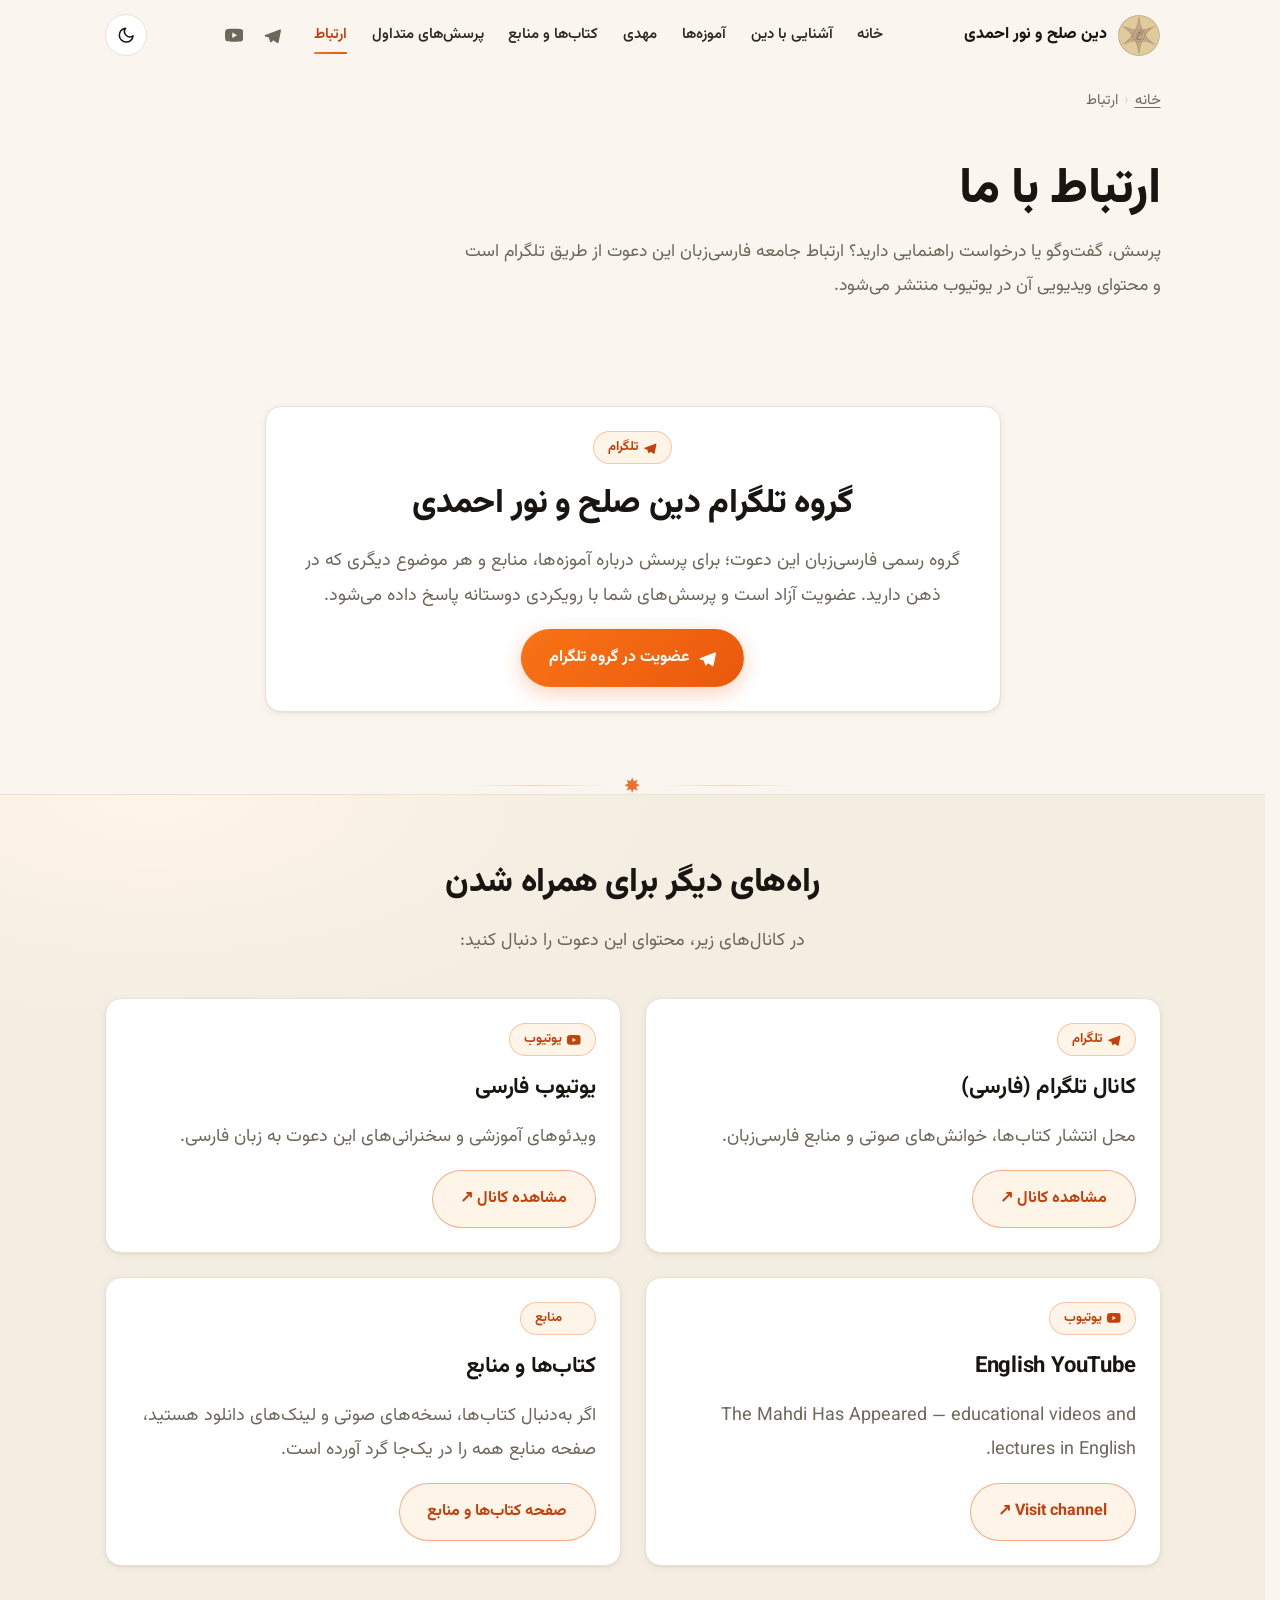
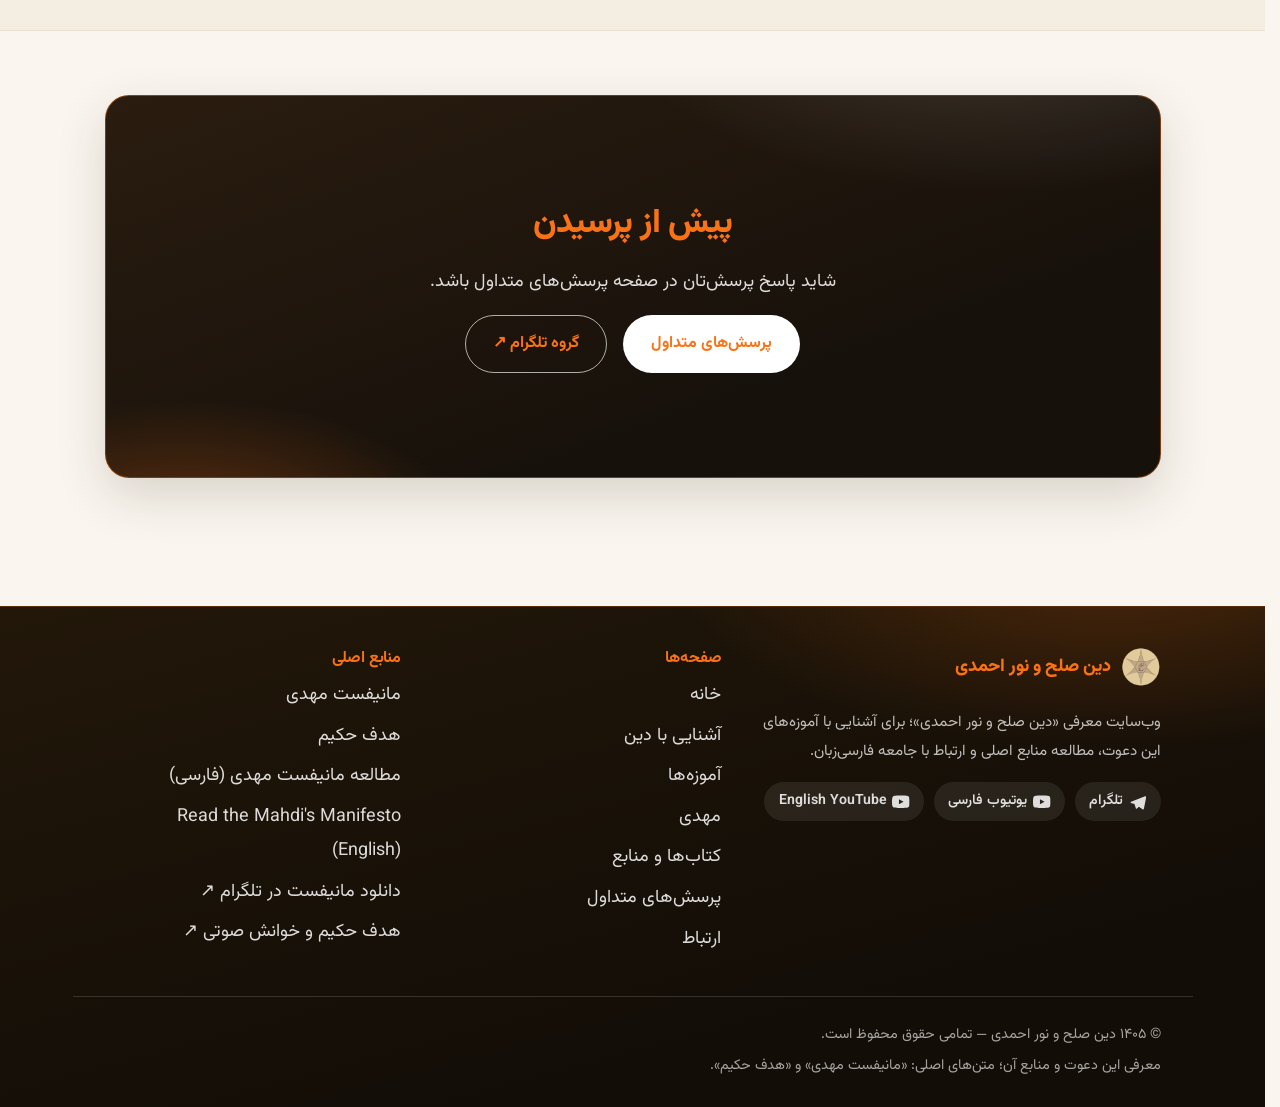
<file: contact.html>
<!DOCTYPE html>
<html lang="fa" dir="rtl">
<head>
  <meta charset="UTF-8">
  <script>(function(){try{var t=localStorage.getItem("ahmadi-theme");if(!t){t=window.matchMedia&&window.matchMedia("(prefers-color-scheme: dark)").matches?"dark":"light";}document.documentElement.setAttribute("data-theme",t);document.documentElement.classList.add("js");}catch(e){document.documentElement.classList.add("js");}})();</script>
  <meta name="viewport" content="width=device-width, initial-scale=1">
  <title>ارتباط با ما | دین صلح و نور احمدی</title>
  <meta name="description" content="ارتباط با جامعه فارسی‌زبان دین صلح و نور احمدی: گروه و کانال تلگرام، یوتیوب فارسی و انگلیسی؛ پرسش، گفت‌وگو و دنبال‌کردن محتوا.">
  <link rel="canonical" href="https://alirezaiwisi1.github.io/Ahmadiwebsite/contact.html">
  <meta property="og:type" content="website">
  <meta property="og:locale" content="fa_IR">
  <meta property="og:site_name" content="دین صلح و نور احمدی">
  <meta property="og:title" content="ارتباط با ما | دین صلح و نور احمدی">
  <meta property="og:description" content="راه‌های ارتباط با جامعه فارسی‌زبان دین صلح و نور احمدی از طریق تلگرام.">
  <meta property="og:url" content="https://alirezaiwisi1.github.io/Ahmadiwebsite/contact.html">
  <meta property="og:image" content="https://alirezaiwisi1.github.io/Ahmadiwebsite/assets/images/logo.webp">
  <meta name="twitter:card" content="summary">
  <meta name="twitter:title" content="ارتباط با ما | دین صلح و نور احمدی">
  <meta name="twitter:description" content="راه‌های ارتباط با جامعه فارسی‌زبان دین صلح و نور احمدی از طریق تلگرام.">
  <meta name="twitter:image" content="https://alirezaiwisi1.github.io/Ahmadiwebsite/assets/images/logo.webp">
  <meta name="theme-color" content="#faf6ef">
  <link rel="icon" href="favicon.svg" type="image/svg+xml">
  <link rel="alternate icon" href="assets/images/logo.webp" type="image/webp">
  <link rel="manifest" href="manifest.json">
  <link rel="preconnect" href="https://fonts.googleapis.com">
  <link rel="preconnect" href="https://fonts.gstatic.com" crossorigin>
  <link href="https://fonts.googleapis.com/css2?family=Vazirmatn:wght@300;400;500;600;700;800;900&display=swap" rel="stylesheet">
  <link rel="stylesheet" href="assets/css/style.css">
  <script type="application/ld+json">
  {
    "@context": "https://schema.org",
    "@type": "WebPage",
    "name": "ارتباط با جامعه فارسی‌زبان دین صلح و نور احمدی",
    "url": "https://alirezaiwisi1.github.io/Ahmadiwebsite/contact.html",
    "inLanguage": "fa",
    "isPartOf": {
      "@type": "WebSite",
      "name": "دین صلح و نور احمدی",
      "url": "https://alirezaiwisi1.github.io/Ahmadiwebsite/"
    }
  }
  </script>
</head>
<body>
  <a class="skip-link" href="#main-content">پرش به محتوای اصلی</a>

  <svg xmlns="http://www.w3.org/2000/svg" style="display:none" aria-hidden="true">
    <symbol id="ic-tg" viewBox="0 0 24 24"><path fill="currentColor" d="M21.9 4.6 2.9 11.9c-1 .4-1 1.4-.2 1.7l4.8 1.5 1.8 5.6c.3.8 1 .9 1.6.4l2.6-2.4 4.9 3.6c.8.5 1.7.2 1.9-.8l3.1-15.3c.3-1.2-.5-1.9-1.5-1.6z"/></symbol>
    <symbol id="ic-reader" viewBox="0 0 24 24"><path fill="none" stroke="currentColor" stroke-width="2" stroke-linecap="round" stroke-linejoin="round" d="M2 4h6a4 4 0 0 1 4 4v12a3 3 0 0 0-3-3H2zm20 0h-6a4 4 0 0 0-4 4v12a3 3 0 0 1 3-3h7z"/></symbol>
    <symbol id="ic-audio" viewBox="0 0 24 24"><g fill="none" stroke="currentColor" stroke-width="2" stroke-linecap="round" stroke-linejoin="round"><path d="M3 14v-3a9 9 0 0 1 18 0v3"/><path d="M3 14h3a2 2 0 0 1 2 2v3a2 2 0 0 1-2 2H5a2 2 0 0 1-2-2v-5Z"/><path d="M21 14h-3a2 2 0 0 0-2 2v3a2 2 0 0 0 2 2h1a2 2 0 0 0 2-2v-5Z"/></g></symbol>
    <symbol id="ic-moon" viewBox="0 0 24 24"><path fill="none" stroke="currentColor" stroke-width="2" stroke-linecap="round" stroke-linejoin="round" d="M21 12.79A9 9 0 1 1 11.21 3 7 7 0 0 0 21 12.79z"/></symbol>
    <symbol id="ic-sun" viewBox="0 0 24 24"><g fill="none" stroke="currentColor" stroke-width="2" stroke-linecap="round" stroke-linejoin="round"><circle cx="12" cy="12" r="4.5"/><line x1="12" y1="1.5" x2="12" y2="3.5"/><line x1="12" y1="20.5" x2="12" y2="22.5"/><line x1="4.6" y1="4.6" x2="6" y2="6"/><line x1="18" y1="18" x2="19.4" y2="19.4"/><line x1="1.5" y1="12" x2="3.5" y2="12"/><line x1="20.5" y1="12" x2="22.5" y2="12"/><line x1="4.6" y1="19.4" x2="6" y2="18"/><line x1="18" y1="6" x2="19.4" y2="4.6"/></g></symbol>
    <symbol id="ic-star8" viewBox="0 0 24 24"><path fill="currentColor" d="M22 12 17.1 14.1 19.1 19.1 14.1 17.1 12 22 9.9 17.1 4.9 19.1 6.9 14.1 2 12 6.9 9.9 4.9 4.9 9.9 6.9 12 2 14.1 6.9 19.1 4.9 17.1 9.9Z"/></symbol>
<symbol id="ic-yt" viewBox="0 0 24 24"><path fill="currentColor" d="M23.5 6.2c-.3-1-1.1-1.8-2.1-2.1C19.5 3.5 12 3.5 12 3.5s-7.5 0-9.4.6c-1 .3-1.8 1.1-2.1 2.1C0 8.1 0 12 0 12s0 3.9.5 5.8c.3 1 1.1 1.8 2.1 2.1 1.9.6 9.4.6 9.4.6s7.5 0 9.4-.6c1-.3 1.8-1.1 2.1-2.1.5-1.9.5-5.8.5-5.8s0-3.9-.5-5.8zM9.5 15.5V8.5l6.3 3.5-6.3 3.5z"/></symbol>
  </svg>

  <div class="reading-progress" aria-hidden="true"><span></span></div>

  <header class="site-header">
    <div class="container site-header__inner">
      <a class="brand" href="index.html">
        <img class="brand__logo" src="assets/images/logo.webp" alt="نشان دین صلح و نور احمدی" width="160" height="160">
        <span>دین صلح و نور احمدی</span>
      </a>
      <nav class="site-nav" aria-label="ناوبری اصلی">
        <button class="site-nav__toggle" type="button" aria-expanded="false" aria-controls="primary-menu" aria-label="نمایش یا پنهان‌سازی منو">
          <span class="site-nav__toggle-bars" aria-hidden="true"></span>
        </button>
        <ul class="site-nav__list" id="primary-menu">
          <li class="nav-home"><a href="index.html">خانه</a></li>
          <li><a href="about.html">آشنایی با دین</a></li>
          <li><a href="teachings.html">آموزه‌ها</a></li>
          <li><a href="mahdi.html">مهدی</a></li>
          <li><a href="resources.html">کتاب‌ها و منابع</a></li>
          <li class="nav-sec"><a href="faq.html">پرسش‌های متداول</a></li>
          <li class="nav-sec"><a href="contact.html" aria-current="page">ارتباط</a></li>
          <li class="nav-more-wrap">
            <button class="nav-more-btn" type="button" aria-expanded="false" aria-haspopup="true">
              بیشتر <svg width="10" height="10" viewBox="0 0 24 24" fill="none" stroke="currentColor" stroke-width="2.5" stroke-linecap="round" aria-hidden="true"><polyline points="6 9 12 15 18 9"/></svg>
            </button>
            <div class="nav-more-dropdown">
              <a href="faq.html">پرسش‌های متداول</a>
              <a href="contact.html">ارتباط</a>
              <a href="manifesto.html">مانیفست مهدی</a>
              <a href="wisdom.html">هدف حکیم</a>
            </div>
          </li>
          <li class="nav-social-item"><a class="nav-tg" href="https://t.me/theahmadireligionfarsi" target="_blank" rel="noopener" aria-label="گروه تلگرام دین صلح و نور احمدی — باز شدن در تلگرام"><svg class="ic" aria-hidden="true"><use href="#ic-tg"/></svg>گروه تلگرام</a></li>
          <li class="nav-social-item"><a class="nav-tg" href="https://youtube.com/@ahmadireligion_fa" target="_blank" rel="noopener" aria-label="کانال یوتیوب فارسی دین صلح و نور احمدی — باز شدن در یوتیوب"><svg class="ic" aria-hidden="true"><use href="#ic-yt"/></svg>یوتیوب فارسی</a></li>
        </ul>
        <div class="nav-social">
          <a href="https://t.me/theahmadireligionfarsi" target="_blank" rel="noopener" aria-label="گروه تلگرام دین صلح و نور احمدی"><svg class="ic" aria-hidden="true"><use href="#ic-tg"/></svg></a>
          <a href="https://youtube.com/@ahmadireligion_fa" target="_blank" rel="noopener" aria-label="کانال یوتیوب فارسی دین صلح و نور احمدی"><svg class="ic" aria-hidden="true"><use href="#ic-yt"/></svg></a>
        </div>
      </nav>
      <button class="theme-toggle" id="theme-toggle" type="button" aria-label="تغییر پوسته روشن و تاریک" aria-pressed="false">
        <svg class="ic theme-toggle__icon theme-toggle__icon--moon" aria-hidden="true"><use href="#ic-moon"/></svg>
        <svg class="ic theme-toggle__icon theme-toggle__icon--sun" aria-hidden="true"><use href="#ic-sun"/></svg>
      </button>
    </div>
  </header>

  <main id="main-content" tabindex="-1">
    <nav class="breadcrumb container" aria-label="مسیر صفحه">
      <ol>
        <li><a href="index.html">خانه</a></li>
        <li aria-current="page">ارتباط</li>
      </ol>
    </nav>

    <section class="page-header container">
      <h1>ارتباط با ما</h1>
      <p class="lead">
        پرسش، گفت‌وگو یا درخواست راهنمایی دارید؟ ارتباط جامعه فارسی‌زبان این دعوت از طریق تلگرام است و
        محتوای ویدیویی آن در یوتیوب منتشر می‌شود.
      </p>
    </section>

    <section class="section" aria-labelledby="group-title">
      <div class="container">
        <div class="card resource-card" style="max-width: 46rem; margin-inline: auto; text-align: center;">
          <span class="badge"><svg class="ic" aria-hidden="true"><use href="#ic-tg"/></svg> تلگرام</span>
          <h2 id="group-title">گروه تلگرام دین صلح و نور احمدی</h2>
          <p>
            گروه رسمی فارسی‌زبان این دعوت؛ برای پرسش درباره آموزه‌ها، منابع و هر موضوع دیگری که در ذهن
            دارید. عضویت آزاد است و پرسش‌های شما با رویکردی دوستانه پاسخ داده می‌شود.
          </p>
          <div class="btn-row" style="justify-content: center;">
            <a class="btn btn--primary" href="https://t.me/theahmadireligionfarsi" target="_blank" rel="noopener" aria-label="گروه تلگرام دین صلح و نور احمدی — باز شدن در تلگرام"><svg class="ic" aria-hidden="true"><use href="#ic-tg"/></svg> عضویت در گروه تلگرام</a>
          </div>
        </div>
      </div>
    </section>

    <div class="ornament" aria-hidden="true"><svg class="ic"><use href="#ic-star8"/></svg></div>

    <section class="section section--alt" aria-labelledby="channels-title">
      <div class="container">
        <div class="section-head">
          <h2 id="channels-title">راه‌های دیگر برای همراه شدن</h2>
          <p>در کانال‌های زیر، محتوای این دعوت را دنبال کنید:</p>
        </div>
        <div class="card-grid card-grid--2">
          <article class="card resource-card" data-reveal>
            <span class="badge"><svg class="ic" aria-hidden="true"><use href="#ic-tg"/></svg> تلگرام</span>
            <h3>کانال تلگرام (فارسی)</h3>
            <p>محل انتشار کتاب‌ها، خوانش‌های صوتی و منابع فارسی‌زبان.</p>
            <div class="btn-row">
              <a class="btn btn--gold" href="https://t.me/theahmadireligion_farsi_channel" target="_blank" rel="noopener" aria-label="کانال تلگرام فارسی دین صلح و نور احمدی — باز شدن در تلگرام">مشاهده کانال ↗</a>
            </div>
          </article>
          <article class="card resource-card" data-reveal>
            <span class="badge"><svg class="ic" aria-hidden="true"><use href="#ic-yt"/></svg> یوتیوب</span>
            <h3>یوتیوب فارسی</h3>
            <p>ویدئوهای آموزشی و سخنرانی‌های این دعوت به زبان فارسی.</p>
            <div class="btn-row">
              <a class="btn btn--gold" href="https://youtube.com/@ahmadireligion_fa" target="_blank" rel="noopener" aria-label="کانال یوتیوب فارسی دین صلح و نور احمدی — باز شدن در یوتیوب">مشاهده کانال ↗</a>
            </div>
          </article>
          <article class="card resource-card" data-reveal>
            <span class="badge"><svg class="ic" aria-hidden="true"><use href="#ic-yt"/></svg> یوتیوب</span>
            <h3>English YouTube</h3>
            <p>The Mahdi Has Appeared — educational videos and lectures in English.</p>
            <div class="btn-row">
              <a class="btn btn--gold" href="https://youtube.com/@themahdihasappeared" target="_blank" rel="noopener" aria-label="The Mahdi Has Appeared YouTube channel — opens in YouTube">Visit channel ↗</a>
            </div>
          </article>
          <article class="card resource-card" data-reveal>
            <span class="badge"><svg class="ic" aria-hidden="true"><use href="#ic-book"/></svg> منابع</span>
            <h3>کتاب‌ها و منابع</h3>
            <p>اگر به‌دنبال کتاب‌ها، نسخه‌های صوتی و لینک‌های دانلود هستید، صفحه منابع همه را در یک‌جا گرد آورده است.</p>
            <div class="btn-row">
              <a class="btn btn--gold" href="resources.html">صفحه کتاب‌ها و منابع</a>
            </div>
          </article>
        </div>
      </div>
    </section>

    <section class="section" aria-labelledby="cta-title">
      <div class="container">
        <div class="cta-panel">
          <h2 id="cta-title">پیش از پرسیدن</h2>
          <p>شاید پاسخ پرسش‌تان در صفحه پرسش‌های متداول باشد.</p>
          <div class="btn-row">
            <a class="btn btn--light" href="faq.html">پرسش‌های متداول</a>
            <a class="btn btn--outline-light" href="https://t.me/theahmadireligionfarsi" target="_blank" rel="noopener" aria-label="گروه تلگرام دین صلح و نور احمدی — باز شدن در تلگرام">گروه تلگرام ↗</a>
          </div>
        </div>
      </div>
    </section>
  </main>

  <footer class="site-footer">
    <div class="container site-footer__inner">
      <div>
        <a class="site-footer__brand" href="index.html">
          <img class="brand__logo" src="assets/images/logo.webp" alt="نشان دین صلح و نور احمدی" width="160" height="160">
          <span>دین صلح و نور احمدی</span>
        </a>
        <p class="site-footer__desc">
          وب‌سایت معرفی «دین صلح و نور احمدی»؛ برای آشنایی با آموزه‌های این دعوت، مطالعه منابع اصلی و ارتباط با جامعه فارسی‌زبان.
        </p>
        <div class="site-footer__social">
          <a href="https://t.me/theahmadireligionfarsi" target="_blank" rel="noopener" aria-label="گروه تلگرام دین صلح و نور احمدی"><svg class="ic" aria-hidden="true"><use href="#ic-tg"/></svg> تلگرام</a>
          <a href="https://youtube.com/@ahmadireligion_fa" target="_blank" rel="noopener" aria-label="کانال یوتیوب فارسی دین صلح و نور احمدی"><svg class="ic" aria-hidden="true"><use href="#ic-yt"/></svg> یوتیوب فارسی</a>
          <a href="https://youtube.com/@themahdihasappeared" target="_blank" rel="noopener" aria-label="The Mahdi Has Appeared YouTube channel"><svg class="ic" aria-hidden="true"><use href="#ic-yt"/></svg> English YouTube</a>
        </div>
      </div>
      <nav aria-label="ناوبری پابرگ">
        <h3 class="site-footer__heading">صفحه‌ها</h3>
        <ul class="site-footer__nav">
          <li><a href="index.html">خانه</a></li>
          <li><a href="about.html">آشنایی با دین</a></li>
          <li><a href="teachings.html">آموزه‌ها</a></li>
          <li><a href="mahdi.html">مهدی</a></li>
          <li><a href="resources.html">کتاب‌ها و منابع</a></li>
          <li><a href="faq.html">پرسش‌های متداول</a></li>
          <li><a href="contact.html">ارتباط</a></li>
        </ul>
      </nav>
      <div>
        <h3 class="site-footer__heading">منابع اصلی</h3>
        <ul class="site-footer__links">
          <li><a href="manifesto.html">مانیفست مهدی</a></li>
          <li><a href="wisdom.html">هدف حکیم</a></li>
          <li><a href="assets/pdf/The_Mahdis_Manifesto_Booklet_Farsi.pdf" target="_blank" rel="noopener noreferrer">مطالعه مانیفست مهدی (فارسی)</a></li>
          <li><a href="assets/pdf/The-Mahdis-Manifesto.pdf" target="_blank" rel="noopener noreferrer">Read the Mahdi's Manifesto (English)</a></li>
          <li><a href="https://t.me/theahmadireligion_farsi_channel/7125?single" target="_blank" rel="noopener" aria-label="دانلود مانیفست مهدی در تلگرام — باز شدن در تلگرام">دانلود مانیفست در تلگرام ↗</a></li>
          <li><a href="https://t.me/theahmadireligion_farsi_channel/7121?single" target="_blank" rel="noopener" aria-label="هدف حکیم — دانلود کتاب و خوانش صوتی در تلگرام">هدف حکیم و خوانش صوتی ↗</a></li>
        </ul>
      </div>
    </div>
    <div class="container site-footer__meta">
      <p>© <span id="footer-year">۱۴۰۵</span> دین صلح و نور احمدی — تمامی حقوق محفوظ است.</p>
      <p>معرفی این دعوت و منابع آن؛ متن‌های اصلی: «مانیفست مهدی» و «هدف حکیم».</p>
    </div>
  </footer>

  <script src="assets/js/main.js" defer></script>
</body>
</html>
</file>
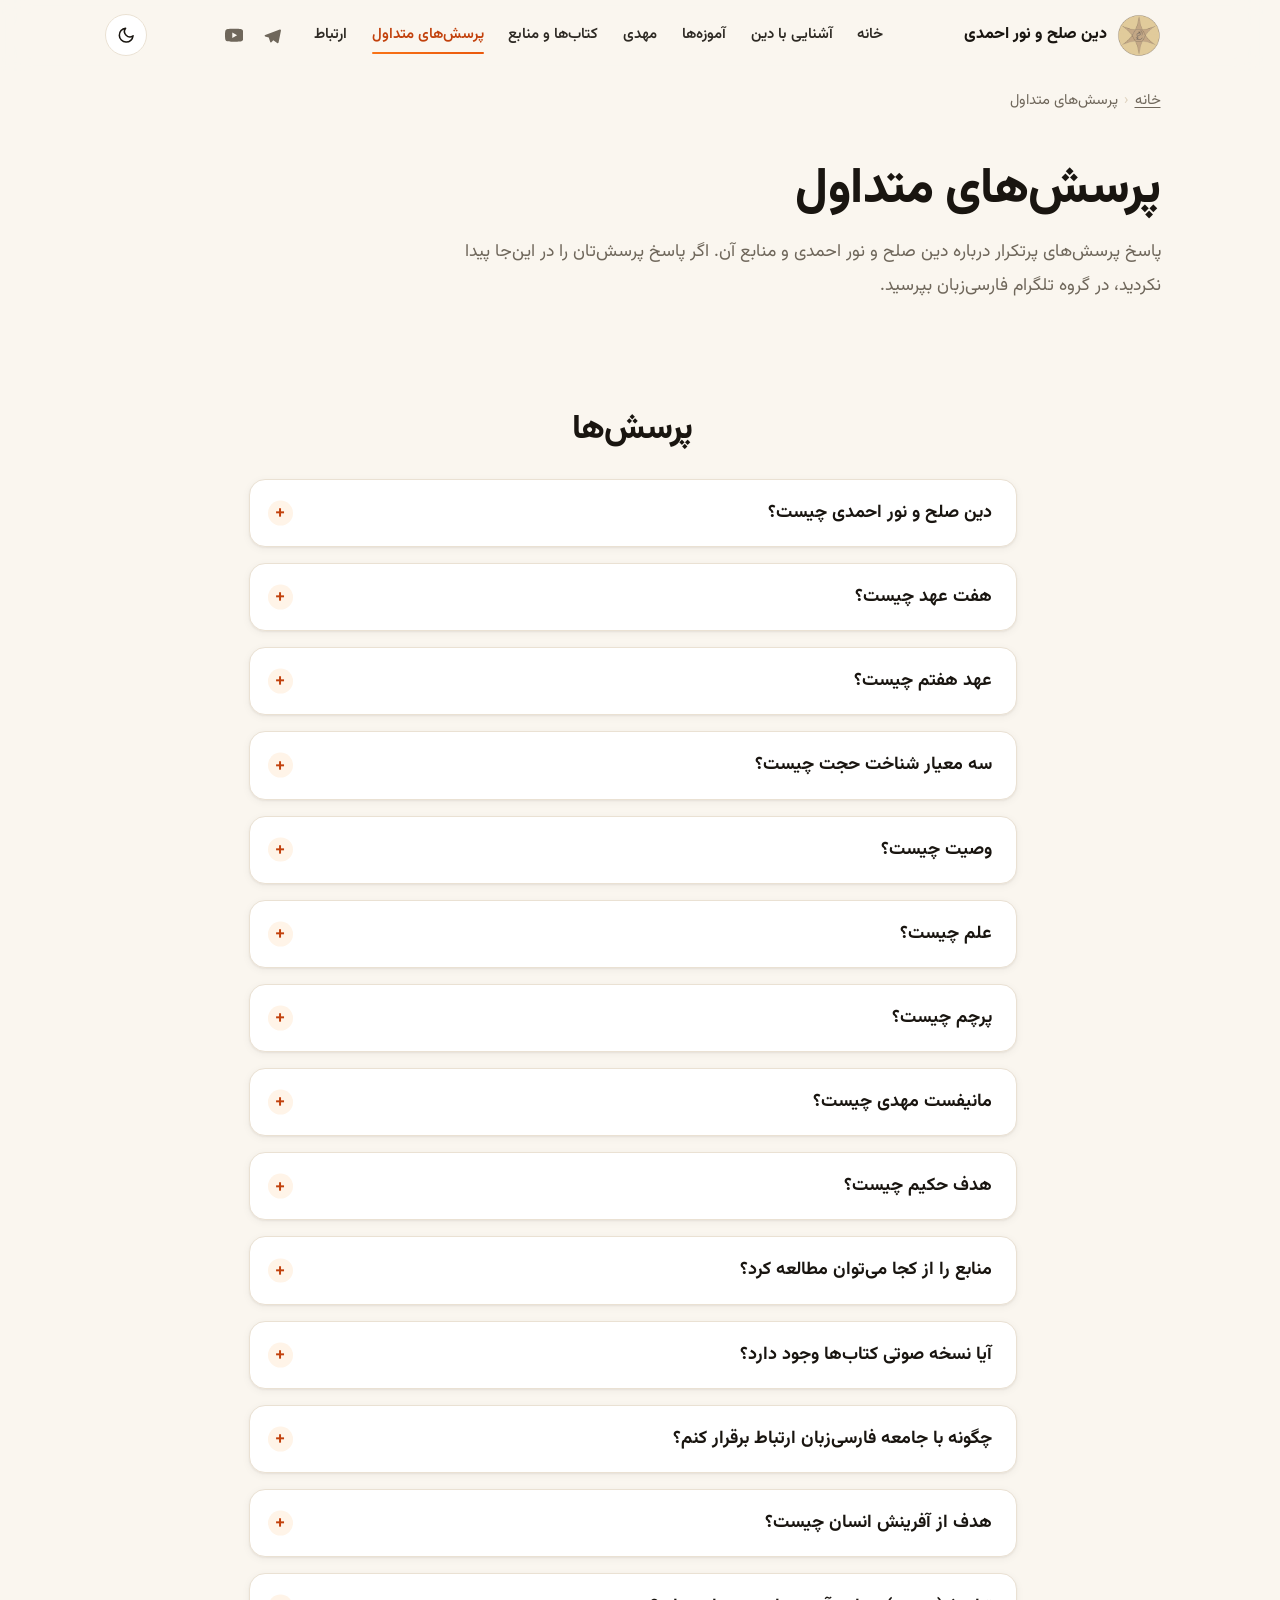
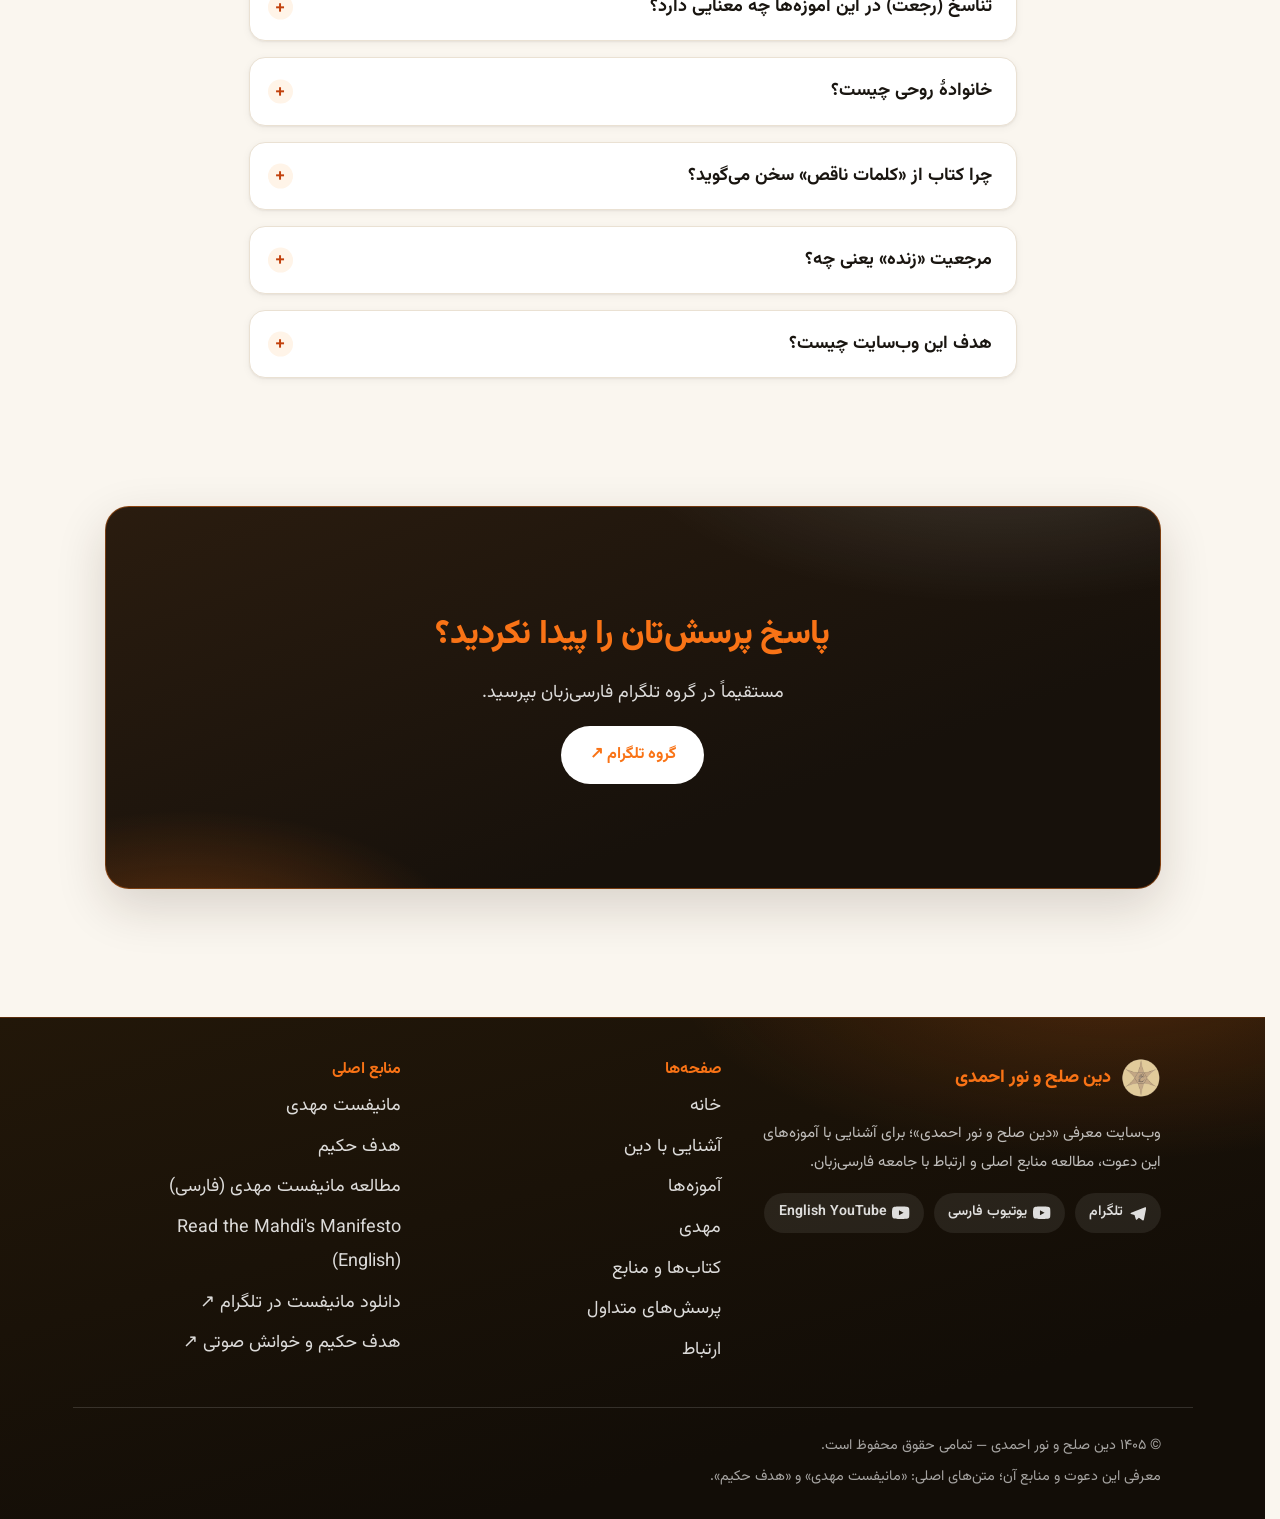
<file: faq.html>
<!DOCTYPE html>
<html lang="fa" dir="rtl">
<head>
  <meta charset="UTF-8">
  <script>(function(){try{var t=localStorage.getItem("ahmadi-theme");if(!t){t=window.matchMedia&&window.matchMedia("(prefers-color-scheme: dark)").matches?"dark":"light";}document.documentElement.setAttribute("data-theme",t);document.documentElement.classList.add("js");}catch(e){document.documentElement.classList.add("js");}})();</script>
  <meta name="viewport" content="width=device-width, initial-scale=1">
  <title>پرسش‌های متداول | دین صلح و نور احمدی</title>
  <meta name="description" content="پاسخ پرسش‌های متداول درباره دین صلح و نور احمدی: هفت عهد، سه معیار شناخت حجت، تناسخ و روح، کلمات ناقص، مرجعیت زنده و راه‌های دریافت منابع.">
  <link rel="canonical" href="https://alirezaiwisi1.github.io/Ahmadiwebsite/faq.html">
  <meta property="og:type" content="website">
  <meta property="og:locale" content="fa_IR">
  <meta property="og:site_name" content="دین صلح و نور احمدی">
  <meta property="og:title" content="پرسش‌های متداول | دین صلح و نور احمدی">
  <meta property="og:description" content="پاسخ پرسش‌های متداول درباره دین صلح و نور احمدی و منابع آن.">
  <meta property="og:url" content="https://alirezaiwisi1.github.io/Ahmadiwebsite/faq.html">
  <meta property="og:image" content="https://alirezaiwisi1.github.io/Ahmadiwebsite/assets/images/logo.webp">
  <meta name="twitter:card" content="summary">
  <meta name="twitter:title" content="پرسش‌های متداول | دین صلح و نور احمدی">
  <meta name="twitter:description" content="پاسخ پرسش‌های متداول درباره دین صلح و نور احمدی و منابع آن.">
  <meta name="twitter:image" content="https://alirezaiwisi1.github.io/Ahmadiwebsite/assets/images/logo.webp">
  <meta name="theme-color" content="#faf6ef">
  <link rel="icon" href="favicon.svg" type="image/svg+xml">
  <link rel="alternate icon" href="assets/images/logo.webp" type="image/webp">
  <link rel="manifest" href="manifest.json">
  <link rel="preconnect" href="https://fonts.googleapis.com">
  <link rel="preconnect" href="https://fonts.gstatic.com" crossorigin>
  <link href="https://fonts.googleapis.com/css2?family=Vazirmatn:wght@300;400;500;600;700;800;900&display=swap" rel="stylesheet">
  <link rel="stylesheet" href="assets/css/style.css">
  <script type="application/ld+json">
  {
    "@context": "https://schema.org",
    "@type": "FAQPage",
    "inLanguage": "fa",
    "mainEntity": [
      {
        "@type": "Question",
        "name": "دین صلح و نور احمدی چیست؟",
        "acceptedAnswer": {
          "@type": "Answer",
          "text": "دعوتی جهانی و ادامه‌ی زنجیره‌ی عهدهای الهی در عصر حاضر است؛ برای تصویر کلی، صفحه آشنایی با دین را ببینید."
        }
      },
      {
        "@type": "Question",
        "name": "هفت عهد چیست؟",
        "acceptedAnswer": {
          "@type": "Answer",
          "text": "هدایت الهی در قالب هفت عهد جاری است: عهد نخست با آدم (ع)، سپس نوح (ع)، ابراهیم (ع)، موسی (ع) و عیسی (ع)، و عهد ششم با محمد (ص) پیامبر اسلام؛ هر عهد با شریعت و قانونی نو گشوده شده و نام جانشینان در وصیت حامل پیشین نوشته شده است."
        }
      },
      {
        "@type": "Question",
        "name": "عهد هفتم چیست؟",
        "acceptedAnswer": {
          "@type": "Answer",
          "text": "مهدی با عهد هفتم و «کتابی نو و امری نو» برانگیخته می‌شود؛ عهد هفتم با امام احمد الحسن گشوده شده است. شرح این روایت در صفحه مهدی و در خودِ مانیفست مهدی آمده است."
        }
      },
      {
        "@type": "Question",
        "name": "سه معیار شناخت حجت چیست؟",
        "acceptedAnswer": {
          "@type": "Answer",
          "text": "اگر رهبر را خدا برمی‌گزیند، سه معیار در کنار هم او را نشان می‌دهند: «وصیت» — درج نام حجت در وصیت پیشینیان — «علم» — دانشی معنوی و از سوی خدا — و «پرچم» — فراخوان به فرمانروایی خدا و نه انتخابِ رهبر به دست مردم."
        }
      },
      {
        "@type": "Question",
        "name": "وصیت چیست؟",
        "acceptedAnswer": {
          "@type": "Answer",
          "text": "نخستین معیار شناخت حجت، وصیت است: نام هر رهبر برگزیده پیش از ظهورش در وصیت پیشینیان آمده است؛ از وصیت آدم (ع) تا نوح (ع)، تا وصیت موسی (ع) به یوشع (ع) و عیسی (ع) به شمعون پطرس (ع)، و سرانجام وصیت پیامبر اسلام با دوازده امام و دوازده مهدی."
        }
      },
      {
        "@type": "Question",
        "name": "علم چیست؟",
        "acceptedAnswer": {
          "@type": "Answer",
          "text": "حجت خدا دانشی معنوی و الهی دارد؛ دانشی فراتر از علوم رایج دنیا که او را برای شناخت دل‌ها و داوری عادلانه یاری می‌کند. در کتاب، این معیار با یادکرد «فیلسوف‌شاه» افلاطون نیز روشن شده است."
        }
      },
      {
        "@type": "Question",
        "name": "پرچم چیست؟",
        "acceptedAnswer": {
          "@type": "Answer",
          "text": "پرچم حجت خدا شعار «بیعت از آنِ خداست» را دارد؛ یعنی فراخوان به فرمانروایی خدا و این باور که تنها خداست که رهبر را برمی‌گزیند. روایت‌ها می‌گویند پرچم محمد (ص) و علی (ع) به دست قائم می‌رسد و بر پرچم او همین نوشته است."
        }
      },
      {
        "@type": "Question",
        "name": "مانیفست مهدی چیست؟",
        "acceptedAnswer": {
          "@type": "Answer",
          "text": "اثر عبدالله هاشم (ابا الصادق) (ع) با نشر اول اکتبر ۲۰۲۴؛ متن پایه و مرجع اصلی معرفی این دعوت که در آن روایت عهدهای هفت‌گانه، معیارهای شناخت حجت و آموزه‌های محوری این دین بیان شده است. بازتولید و انتشار آن آزاد و فروش آن ممنوع است."
        }
      },
      {
        "@type": "Question",
        "name": "هدف حکیم چیست؟",
        "acceptedAnswer": {
          "@type": "Answer",
          "text": "کتابی با چهل و دو «درب»؛ پس از هفت دربِ نخست دربارهٔ عهدهای خدا با انسان، به موضوع‌هایی مانند تناسخ، فرشتگان و جن، رؤیاها، اخلاق و رویدادهای پایان زمان می‌پردازد. بیشتر در صفحه هدف حکیم."
        }
      },
      {
        "@type": "Question",
        "name": "منابع را از کجا می‌توان مطالعه کرد؟",
        "acceptedAnswer": {
          "@type": "Answer",
          "text": "از صفحه کتاب‌ها و منابع؛ هم مطالعه آنلاین در کتاب‌خوان وب‌سایت بدون نیاز به دانلود و هم دانلود مستقیم از وب‌سایت رسمی و دریافت از تلگرام در دسترس است."
        }
      },
      {
        "@type": "Question",
        "name": "آیا نسخه صوتی کتاب‌ها وجود دارد؟",
        "acceptedAnswer": {
          "@type": "Answer",
          "text": "بله؛ خوانش صوتی «مانیفست مهدی» و «هدف حکیم» هر دو در کانال تلگرام جامعه فارسی‌زبان در دسترس است."
        }
      },
      {
        "@type": "Question",
        "name": "چگونه با جامعه فارسی‌زبان ارتباط برقرار کنم؟",
        "acceptedAnswer": {
          "@type": "Answer",
          "text": "از طریق گروه تلگرام دین صلح و نور احمدی می‌توانید پرسش کنید و در گفت‌وگوها شرکت کنید."
        }
      },
      {
        "@type": "Question",
        "name": "هدف از آفرینش انسان چیست؟",
        "acceptedAnswer": {
          "@type": "Answer",
          "text": "در روایت «هدف حکیم»، سرگذشت انسان فرایندی از رشد است: از ایمان، به نبوت، رسالت و امامت — و در نهایت «خدا در آفرینش شدن»؛ یعنی تجلّی صفات الهی تا آنجا که مانعی از «خود» باقی نماند."
        }
      },
      {
        "@type": "Question",
        "name": "تناسخ (رجعت) در این آموزه‌ها چه معنایی دارد؟",
        "acceptedAnswer": {
          "@type": "Answer",
          "text": "رجعت یعنی بازگشت ارواح به این جهان. در «هدف حکیم»، روشن‌سازی معنای رجعت از نشانه‌های بزرگ مرجعیت الهی شمرده می‌شود و آموختن نام‌ها به آدم (ع) آگاهی از تجسم‌های پیشین روایت می‌شود."
        }
      },
      {
        "@type": "Question",
        "name": "خانوادهٔ روحی چیست؟",
        "acceptedAnswer": {
          "@type": "Answer",
          "text": "در «هدف حکیم»، پیوند میان ارواح فراتر از پیوند جسمانی است؛ کتاب روایت می‌کند که آدم (ع) در «جهان روح» فرزند علی بن ابی‌طالب (ع) است — پیوندی که پیش از آفرینش جسمانی شکل گرفته است."
        }
      },
      {
        "@type": "Question",
        "name": "چرا کتاب از «کلمات ناقص» سخن می‌گوید؟",
        "acceptedAnswer": {
          "@type": "Answer",
          "text": "«کلمات ناقص» عنوان درب بیست‌وهفتم «هدف حکیم» است. در آن، کتاب به عصمت پیامبران می‌پردازد و توضیح می‌دهد که پیامبران پیش از عیسی (ع) «کلماتی ناقص» بودند؛ کلامشان آمیزه‌ای از وحی خدا و وسوسهٔ ابلیس بود و شاهدش خطاهایی است که در متون مقدس از آنان نقل شده است. عیسی (ع) و محمد (ص) نخستین کسانی بودند که کلامشان از این نفوذ مصون ماند: «کلماتی کامل»."
        }
      },
      {
        "@type": "Question",
        "name": "مرجعیت «زنده» یعنی چه؟",
        "acceptedAnswer": {
          "@type": "Answer",
          "text": "نویسندگان «هدف حکیم» در قید حیات و در دسترس‌اند: می‌توان پرسید و روشن‌سازی خواست. پیشگفتار کتاب این دسترسی را نخستین نقطهٔ تمایز آن از هر کتاب مقدس نوشته‌شدهٔ دیگر می‌داند."
        }
      },
      {
        "@type": "Question",
        "name": "هدف این وب‌سایت چیست؟",
        "acceptedAnswer": {
          "@type": "Answer",
          "text": "معرفی دین صلح و نور احمدی، راهنمایی به منابع اصلی و پیوند با جامعه فارسی‌زبان؛ آنچه این‌جا می‌خوانید از «مانیفست مهدی» و «هدف حکیم» برگرفته شده است."
        }
      }
    ]
  }
  </script>
</head>
<body>
  <a class="skip-link" href="#main-content">پرش به محتوای اصلی</a>

  <svg xmlns="http://www.w3.org/2000/svg" style="display:none" aria-hidden="true">
    <symbol id="ic-tg" viewBox="0 0 24 24"><path fill="currentColor" d="M21.9 4.6 2.9 11.9c-1 .4-1 1.4-.2 1.7l4.8 1.5 1.8 5.6c.3.8 1 .9 1.6.4l2.6-2.4 4.9 3.6c.8.5 1.7.2 1.9-.8l3.1-15.3c.3-1.2-.5-1.9-1.5-1.6z"/></symbol>
    <symbol id="ic-reader" viewBox="0 0 24 24"><path fill="none" stroke="currentColor" stroke-width="2" stroke-linecap="round" stroke-linejoin="round" d="M2 4h6a4 4 0 0 1 4 4v12a3 3 0 0 0-3-3H2zm20 0h-6a4 4 0 0 0-4 4v12a3 3 0 0 1 3-3h7z"/></symbol>
    <symbol id="ic-moon" viewBox="0 0 24 24"><path fill="none" stroke="currentColor" stroke-width="2" stroke-linecap="round" stroke-linejoin="round" d="M21 12.79A9 9 0 1 1 11.21 3 7 7 0 0 0 21 12.79z"/></symbol>
    <symbol id="ic-sun" viewBox="0 0 24 24"><g fill="none" stroke="currentColor" stroke-width="2" stroke-linecap="round" stroke-linejoin="round"><circle cx="12" cy="12" r="4.5"/><line x1="12" y1="1.5" x2="12" y2="3.5"/><line x1="12" y1="20.5" x2="12" y2="22.5"/><line x1="4.6" y1="4.6" x2="6" y2="6"/><line x1="18" y1="18" x2="19.4" y2="19.4"/><line x1="1.5" y1="12" x2="3.5" y2="12"/><line x1="20.5" y1="12" x2="22.5" y2="12"/><line x1="4.6" y1="19.4" x2="6" y2="18"/><line x1="18" y1="6" x2="19.4" y2="4.6"/></g></symbol>
    <symbol id="ic-star8" viewBox="0 0 24 24"><path fill="currentColor" d="M22 12 17.1 14.1 19.1 19.1 14.1 17.1 12 22 9.9 17.1 4.9 19.1 6.9 14.1 2 12 6.9 9.9 4.9 4.9 9.9 6.9 12 2 14.1 6.9 19.1 4.9 17.1 9.9Z"/></symbol>
<symbol id="ic-yt" viewBox="0 0 24 24"><path fill="currentColor" d="M23.5 6.2c-.3-1-1.1-1.8-2.1-2.1C19.5 3.5 12 3.5 12 3.5s-7.5 0-9.4.6c-1 .3-1.8 1.1-2.1 2.1C0 8.1 0 12 0 12s0 3.9.5 5.8c.3 1 1.1 1.8 2.1 2.1 1.9.6 9.4.6 9.4.6s7.5 0 9.4-.6c1-.3 1.8-1.1 2.1-2.1.5-1.9.5-5.8.5-5.8s0-3.9-.5-5.8zM9.5 15.5V8.5l6.3 3.5-6.3 3.5z"/></symbol>
  </svg>

  <div class="reading-progress" aria-hidden="true"><span></span></div>

  <header class="site-header">
    <div class="container site-header__inner">
      <a class="brand" href="index.html">
        <img class="brand__logo" src="assets/images/logo.webp" alt="نشان دین صلح و نور احمدی" width="160" height="160">
        <span>دین صلح و نور احمدی</span>
      </a>
      <nav class="site-nav" aria-label="ناوبری اصلی">
        <button class="site-nav__toggle" type="button" aria-expanded="false" aria-controls="primary-menu" aria-label="نمایش یا پنهان‌سازی منو">
          <span class="site-nav__toggle-bars" aria-hidden="true"></span>
        </button>
        <ul class="site-nav__list" id="primary-menu">
          <li class="nav-home"><a href="index.html">خانه</a></li>
          <li><a href="about.html">آشنایی با دین</a></li>
          <li><a href="teachings.html">آموزه‌ها</a></li>
          <li><a href="mahdi.html">مهدی</a></li>
          <li><a href="resources.html">کتاب‌ها و منابع</a></li>
          <li class="nav-sec"><a href="faq.html" aria-current="page">پرسش‌های متداول</a></li>
          <li class="nav-sec"><a href="contact.html">ارتباط</a></li>
          <li class="nav-more-wrap">
            <button class="nav-more-btn" type="button" aria-expanded="false" aria-haspopup="true">
              بیشتر <svg width="10" height="10" viewBox="0 0 24 24" fill="none" stroke="currentColor" stroke-width="2.5" stroke-linecap="round" aria-hidden="true"><polyline points="6 9 12 15 18 9"/></svg>
            </button>
            <div class="nav-more-dropdown">
              <a href="faq.html">پرسش‌های متداول</a>
              <a href="contact.html">ارتباط</a>
              <a href="manifesto.html">مانیفست مهدی</a>
              <a href="wisdom.html">هدف حکیم</a>
            </div>
          </li>
          <li class="nav-social-item"><a class="nav-tg" href="https://t.me/theahmadireligionfarsi" target="_blank" rel="noopener" aria-label="گروه تلگرام دین صلح و نور احمدی — باز شدن در تلگرام"><svg class="ic" aria-hidden="true"><use href="#ic-tg"/></svg>گروه تلگرام</a></li>
          <li class="nav-social-item"><a class="nav-tg" href="https://youtube.com/@ahmadireligion_fa" target="_blank" rel="noopener" aria-label="کانال یوتیوب فارسی دین صلح و نور احمدی — باز شدن در یوتیوب"><svg class="ic" aria-hidden="true"><use href="#ic-yt"/></svg>یوتیوب فارسی</a></li>
        </ul>
        <div class="nav-social">
          <a href="https://t.me/theahmadireligionfarsi" target="_blank" rel="noopener" aria-label="گروه تلگرام دین صلح و نور احمدی"><svg class="ic" aria-hidden="true"><use href="#ic-tg"/></svg></a>
          <a href="https://youtube.com/@ahmadireligion_fa" target="_blank" rel="noopener" aria-label="کانال یوتیوب فارسی دین صلح و نور احمدی"><svg class="ic" aria-hidden="true"><use href="#ic-yt"/></svg></a>
        </div>
      </nav>
      <button class="theme-toggle" id="theme-toggle" type="button" aria-label="تغییر پوسته روشن و تاریک" aria-pressed="false">
        <svg class="ic theme-toggle__icon theme-toggle__icon--moon" aria-hidden="true"><use href="#ic-moon"/></svg>
        <svg class="ic theme-toggle__icon theme-toggle__icon--sun" aria-hidden="true"><use href="#ic-sun"/></svg>
      </button>
    </div>
  </header>

  <main id="main-content" tabindex="-1">
    <nav class="breadcrumb container" aria-label="مسیر صفحه">
      <ol>
        <li><a href="index.html">خانه</a></li>
        <li aria-current="page">پرسش‌های متداول</li>
      </ol>
    </nav>

    <section class="page-header container">
      <h1>پرسش‌های متداول</h1>
      <p class="lead">
        پاسخ پرسش‌های پرتکرار درباره دین صلح و نور احمدی و منابع آن. اگر پاسخ پرسش‌تان را در این‌جا
        پیدا نکردید، در گروه تلگرام فارسی‌زبان بپرسید.
      </p>
    </section>

    <section class="section" aria-labelledby="faq-title">
      <div class="container">
        <h2 id="faq-title" class="text-center">پرسش‌ها</h2>
        <div class="faq-list" data-accordion style="margin-top: var(--space-4);">
          <details>
            <summary>دین صلح و نور احمدی چیست؟</summary>
            <p>
              دعوتی جهانی و ادامه‌ی زنجیره‌ی عهدهای الهی در عصر حاضر است؛ برای
              تصویر کلی، صفحه <a href="about.html">آشنایی با دین</a> را ببینید.
            </p>
          </details>
          <details>
            <summary>هفت عهد چیست؟</summary>
            <p>
              هدایت الهی در قالب هفت عهد جاری است: عهد نخست با آدم (ع)، سپس نوح (ع)،
              ابراهیم (ع)، موسی (ع) و عیسی (ع)، و عهد ششم با محمد (ص) پیامبر اسلام؛ هر عهد با شریعت و قانونی نو گشوده شده
              و نام جانشینان در وصیت حامل پیشین نوشته شده است. شرح عهدها در
              <a href="teachings.html">صفحه آموزه‌ها</a> آمده است.
            </p>
          </details>
          <details>
            <summary>عهد هفتم چیست؟</summary>
            <p>
              مهدی با عهد هفتم و «کتابی نو و امری نو» برانگیخته می‌شود؛ عهد هفتم با
              امام احمد الحسن گشوده شده است. شرح این روایت در <a href="mahdi.html">صفحه مهدی</a>
              و در خودِ مانیفست مهدی آمده است.
            </p>
          </details>
          <details>
            <summary>سه معیار شناخت حجت چیست؟</summary>
            <p>
              اگر رهبر را خدا برمی‌گزیند، سه معیار در کنار هم او را نشان می‌دهند: «وصیت» — درج نام حجت
              در وصیت پیشینیان — «علم» — دانشی معنوی و از سوی خدا — و «پرچم» — فراخوان به فرمانروایی خدا
              و نه انتخابِ رهبر به دست مردم. شرح کامل در <a href="teachings.html#criteria">صفحه آموزه‌ها</a>.
            </p>
          </details>
          <details>
            <summary>وصیت چیست؟</summary>
            <p>
              نخستین معیار شناخت حجت، وصیت است: نام هر رهبر برگزیده پیش از ظهورش در وصیت
              پیشینیان آمده است؛ از وصیت آدم (ع) تا نوح (ع)، تا وصیت موسی (ع) به یوشع (ع) و عیسی (ع) به شمعون پطرس (ع)، و سرانجام
              وصیت پیامبر اسلام با دوازده امام و دوازده مهدی.
            </p>
          </details>
          <details>
            <summary>علم چیست؟</summary>
            <p>
              حجت خدا دانشی معنوی و الهی دارد؛ دانشی فراتر از علوم رایج دنیا که او را
              برای شناخت دل‌ها و داوری عادلانه یاری می‌کند. در کتاب، این معیار با یادکرد «فیلسوف‌شاه»
              افلاطون نیز روشن شده است.
            </p>
          </details>
          <details>
            <summary>پرچم چیست؟</summary>
            <p>
              پرچم حجت خدا شعار «بیعت از آنِ خداست» را دارد؛ یعنی فراخوان به فرمانروایی
              خدا و این باور که تنها خداست که رهبر را برمی‌گزیند. روایت‌ها می‌گویند پرچم محمد (ص) و علی (ع) به دست
              قائم می‌رسد و بر پرچم او همین نوشته است.
            </p>
          </details>
          <details>
            <summary>مانیفست مهدی چیست؟</summary>
            <p>
              اثر عبدالله هاشم (ابا الصادق) (ع) با نشر اول اکتبر ۲۰۲۴؛ متن پایه و مرجع اصلی معرفی این دعوت که
              در آن روایت عهدهای هفت‌گانه، معیارهای شناخت حجت و آموزه‌های محوری این دین بیان شده است.
              بازتولید و انتشار آن آزاد و فروش آن ممنوع است؛ بیشتر در <a href="manifesto.html">صفحه مانیفست مهدی</a>.
            </p>
          </details>
          <details>
            <summary>هدف حکیم چیست؟</summary>
            <p>
              کتابی با چهل و دو «درب»؛ پس از هفت دربِ نخست
              دربارهٔ عهدهای خدا با انسان، به موضوع‌هایی مانند تناسخ، فرشتگان و جن، رؤیاها، اخلاق و
              رویدادهای پایان زمان می‌پردازد. بیشتر در <a href="wisdom.html">صفحه هدف حکیم</a>.
            </p>
          </details>
          <details>
            <summary>منابع را از کجا می‌توان مطالعه کرد؟</summary>
            <p>
              از <a href="resources.html">صفحه کتاب‌ها و منابع</a>؛ می‌توانید کتاب را بدون دانلود در
              <a href="assets/pdf/The_Mahdis_Manifesto_Booklet_Farsi.pdf" target="_blank" rel="noopener noreferrer">کتاب‌خوان وب‌سایت</a> بخوانید، یا از دانلود مستقیم
              وب‌سایت رسمی — برای کسانی که تلگرام ندارند — و دریافت از تلگرام بهره ببرید.
            </p>
          </details>
          <details>
            <summary>آیا نسخه صوتی کتاب‌ها وجود دارد؟</summary>
            <p>
              بله؛ خوانش صوتی «مانیفست مهدی» و «هدف حکیم» هر دو در کانال تلگرام جامعه فارسی‌زبان در دسترس
              است:
              <a href="https://t.me/theahmadireligion_farsi_channel/7127" target="_blank" rel="noopener" aria-label="خوانش صوتی مانیفست مهدی در تلگرام — باز شدن در تلگرام">خوانش صوتی مانیفست مهدی</a> و
              <a href="https://t.me/theahmadireligion_farsi_channel/6010" target="_blank" rel="noopener" aria-label="خوانش صوتی هدف حکیم در تلگرام — باز شدن در تلگرام">خوانش صوتی هدف حکیم</a>.
            </p>
          </details>
          <details>
            <summary>چگونه با جامعه فارسی‌زبان ارتباط برقرار کنم؟</summary>
            <p>
              از طریق <a href="https://t.me/theahmadireligionfarsi" target="_blank" rel="noopener" aria-label="گروه تلگرام دین صلح و نور احمدی — باز شدن در تلگرام">گروه تلگرام دین صلح و نور احمدی</a>
              می‌توانید پرسش کنید و در گفت‌وگوها شرکت کنید.
            </p>
          </details>
          <details>
            <summary>هدف از آفرینش انسان چیست؟</summary>
            <p>
              در روایت «هدف حکیم»، سرگذشت انسان فرایندی از رشد است: از ایمان، به نبوت، رسالت و امامت — و
              در نهایت «خدا در آفرینش شدن»؛ یعنی تجلّی صفات الهی تا آنجا که مانعی از «خود» باقی نماند.
              کتاب می‌گوید خدا انسان را به همکاری و هم‌آفرینی در نقشهٔ بزرگ خود فرا می‌خواند.
            </p>
          </details>
          <details>
            <summary>تناسخ (رجعت) در این آموزه‌ها چه معنایی دارد؟</summary>
            <p>
              رجعت یعنی بازگشت ارواح به این جهان. در «هدف حکیم»، روشن‌سازی معنای رجعت از نشانه‌های بزرگ
              مرجعیت الهی شمرده می‌شود. کتاب همچنین می‌گوید آموختن «نام همه چیز» به آدم (ع)، آگاه‌کردن او از
              تجسم‌ها و تناسخ‌های فرشتگان بوده است — و مؤمنان نیز به‌گفتهٔ کتاب، از تجسم‌های پیشین خود
              آگاه نیستند و در این دانستن به راهنما نیاز دارند.
            </p>
          </details>
          <details>
            <summary>خانوادهٔ روحی چیست؟</summary>
            <p>
              در «هدف حکیم»، پیوند میان ارواح فراتر از پیوند جسمانی است. کتاب روایت می‌کند که آدم (ع) در
              «جهان روح» فرزندِ علی بن ابی‌طالب (ع) است — پیوندی که پیش از آفرینش جسمانی شکل گرفته است.
              روابط در آن جهان، مانند خانواده‌ای روحی روایت می‌شود و بخشی از هویت هر روح است.
            </p>
          </details>
          <details>
            <summary>چرا کتاب از «کلمات ناقص» سخن می‌گوید؟</summary>
            <p>
              «کلمات ناقص» عنوان درب بیست‌وهفتم «هدف حکیم» است. در آن، کتاب به عصمت پیامبران
              می‌پردازد و توضیح می‌دهد که پیامبران پیش از عیسی (ع) «کلماتی ناقص» بودند؛
              کلامشان آمیزه‌ای از وحی خدا و وسوسهٔ ابلیس بود و شاهدش خطاهایی است که در متون مقدس از
              آنان نقل شده است. عیسی (ع) و محمد (ص) نخستین کسانی بودند که کلامشان از این نفوذ مصون ماند:
              «کلماتی کامل».
            </p>
          </details>
          <details>
            <summary>مرجعیت «زنده» یعنی چه؟</summary>
            <p>
              برخلاف کتاب‌هایی که نویسندگان‌شان قرن‌ها پیش درگذشته‌اند، نویسندگان «هدف حکیم»
              در قید حیات و در دسترس‌اند: می‌توان پرسید، روشن‌سازی خواست و حتی با دانستهٔ کنونی به چالششان
              کشید. پیشگفتار کتاب این دسترسی را نخستین نقطهٔ تمایز آن از هر کتاب مقدس نوشته‌شدهٔ دیگر
              می‌داند.
            </p>
          </details>
          <details>
            <summary>هدف این وب‌سایت چیست؟</summary>
            <p>
              معرفی دین صلح و نور احمدی، راهنمایی به منابع اصلی و پیوند با جامعه فارسی‌زبان؛ آنچه این‌جا
              می‌خوانید از «مانیفست مهدی» و «هدف حکیم» برگرفته شده است.
            </p>
          </details>
        </div>
      </div>
    </section>

    <section class="section" aria-labelledby="cta-title">
      <div class="container">
        <div class="cta-panel">
          <h2 id="cta-title">پاسخ پرسش‌تان را پیدا نکردید؟</h2>
          <p>مستقیماً در گروه تلگرام فارسی‌زبان بپرسید.</p>
          <div class="btn-row">
            <a class="btn btn--light" href="https://t.me/theahmadireligionfarsi" target="_blank" rel="noopener" aria-label="گروه تلگرام دین صلح و نور احمدی — باز شدن در تلگرام">گروه تلگرام ↗</a>
          </div>
        </div>
      </div>
    </section>
  </main>

  <footer class="site-footer">
    <div class="container site-footer__inner">
      <div>
        <a class="site-footer__brand" href="index.html">
          <img class="brand__logo" src="assets/images/logo.webp" alt="نشان دین صلح و نور احمدی" width="160" height="160">
          <span>دین صلح و نور احمدی</span>
        </a>
        <p class="site-footer__desc">
          وب‌سایت معرفی «دین صلح و نور احمدی»؛ برای آشنایی با آموزه‌های این دعوت، مطالعه منابع اصلی و ارتباط با جامعه فارسی‌زبان.
        </p>
        <div class="site-footer__social">
          <a href="https://t.me/theahmadireligionfarsi" target="_blank" rel="noopener" aria-label="گروه تلگرام دین صلح و نور احمدی"><svg class="ic" aria-hidden="true"><use href="#ic-tg"/></svg> تلگرام</a>
          <a href="https://youtube.com/@ahmadireligion_fa" target="_blank" rel="noopener" aria-label="کانال یوتیوب فارسی دین صلح و نور احمدی"><svg class="ic" aria-hidden="true"><use href="#ic-yt"/></svg> یوتیوب فارسی</a>
          <a href="https://youtube.com/@themahdihasappeared" target="_blank" rel="noopener" aria-label="The Mahdi Has Appeared YouTube channel"><svg class="ic" aria-hidden="true"><use href="#ic-yt"/></svg> English YouTube</a>
        </div>
      </div>
      <nav aria-label="ناوبری پابرگ">
        <h3 class="site-footer__heading">صفحه‌ها</h3>
        <ul class="site-footer__nav">
          <li><a href="index.html">خانه</a></li>
          <li><a href="about.html">آشنایی با دین</a></li>
          <li><a href="teachings.html">آموزه‌ها</a></li>
          <li><a href="mahdi.html">مهدی</a></li>
          <li><a href="resources.html">کتاب‌ها و منابع</a></li>
          <li><a href="faq.html">پرسش‌های متداول</a></li>
          <li><a href="contact.html">ارتباط</a></li>
        </ul>
      </nav>
      <div>
        <h3 class="site-footer__heading">منابع اصلی</h3>
        <ul class="site-footer__links">
          <li><a href="manifesto.html">مانیفست مهدی</a></li>
          <li><a href="wisdom.html">هدف حکیم</a></li>
          <li><a href="assets/pdf/The_Mahdis_Manifesto_Booklet_Farsi.pdf" target="_blank" rel="noopener noreferrer">مطالعه مانیفست مهدی (فارسی)</a></li>
          <li><a href="assets/pdf/The-Mahdis-Manifesto.pdf" target="_blank" rel="noopener noreferrer">Read the Mahdi's Manifesto (English)</a></li>
          <li><a href="https://t.me/theahmadireligion_farsi_channel/7125?single" target="_blank" rel="noopener" aria-label="دانلود مانیفست مهدی در تلگرام — باز شدن در تلگرام">دانلود مانیفست در تلگرام ↗</a></li>
          <li><a href="https://t.me/theahmadireligion_farsi_channel/7121?single" target="_blank" rel="noopener" aria-label="هدف حکیم — دانلود کتاب و خوانش صوتی در تلگرام">هدف حکیم و خوانش صوتی ↗</a></li>
        </ul>
      </div>
    </div>
    <div class="container site-footer__meta">
      <p>© <span id="footer-year">۱۴۰۵</span> دین صلح و نور احمدی — تمامی حقوق محفوظ است.</p>
      <p>معرفی این دعوت و منابع آن؛ متن‌های اصلی: «مانیفست مهدی» و «هدف حکیم».</p>
    </div>
  </footer>

  <script src="assets/js/main.js" defer></script>
</body>
</html>
</file>
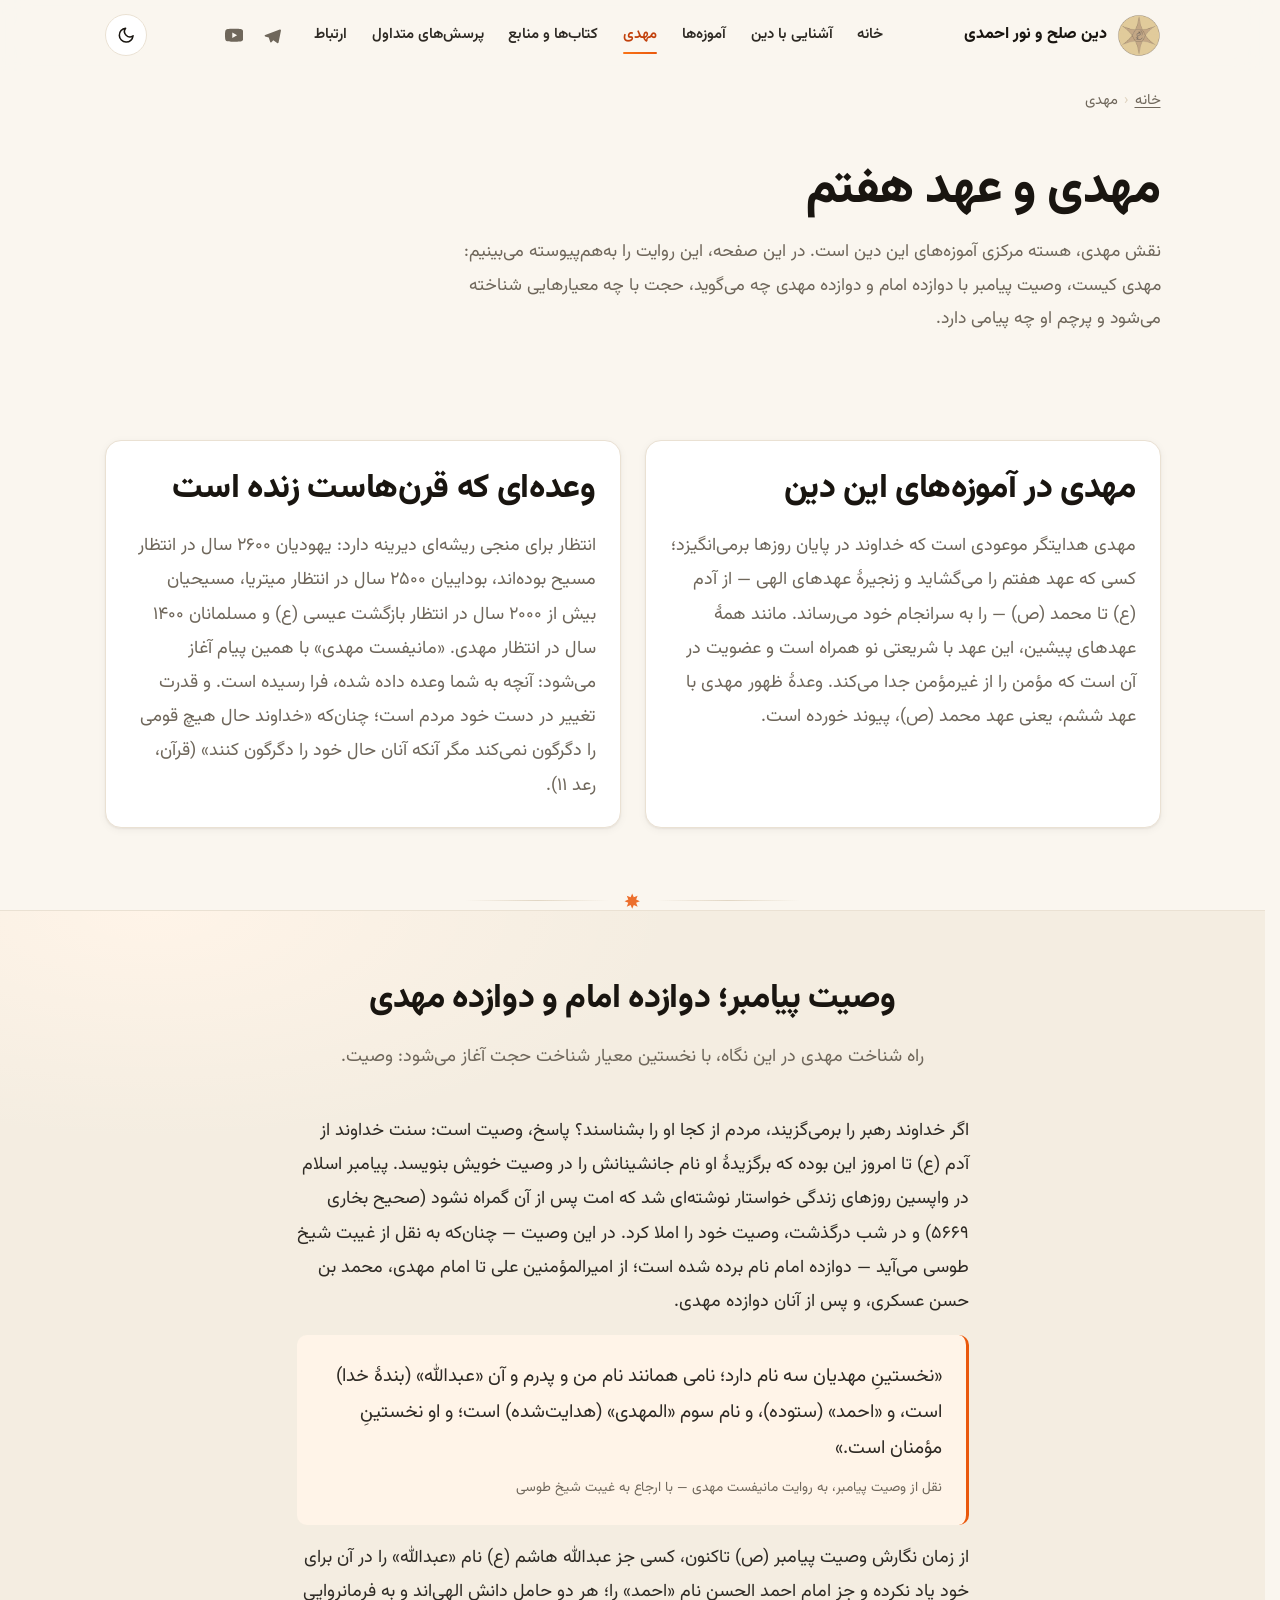
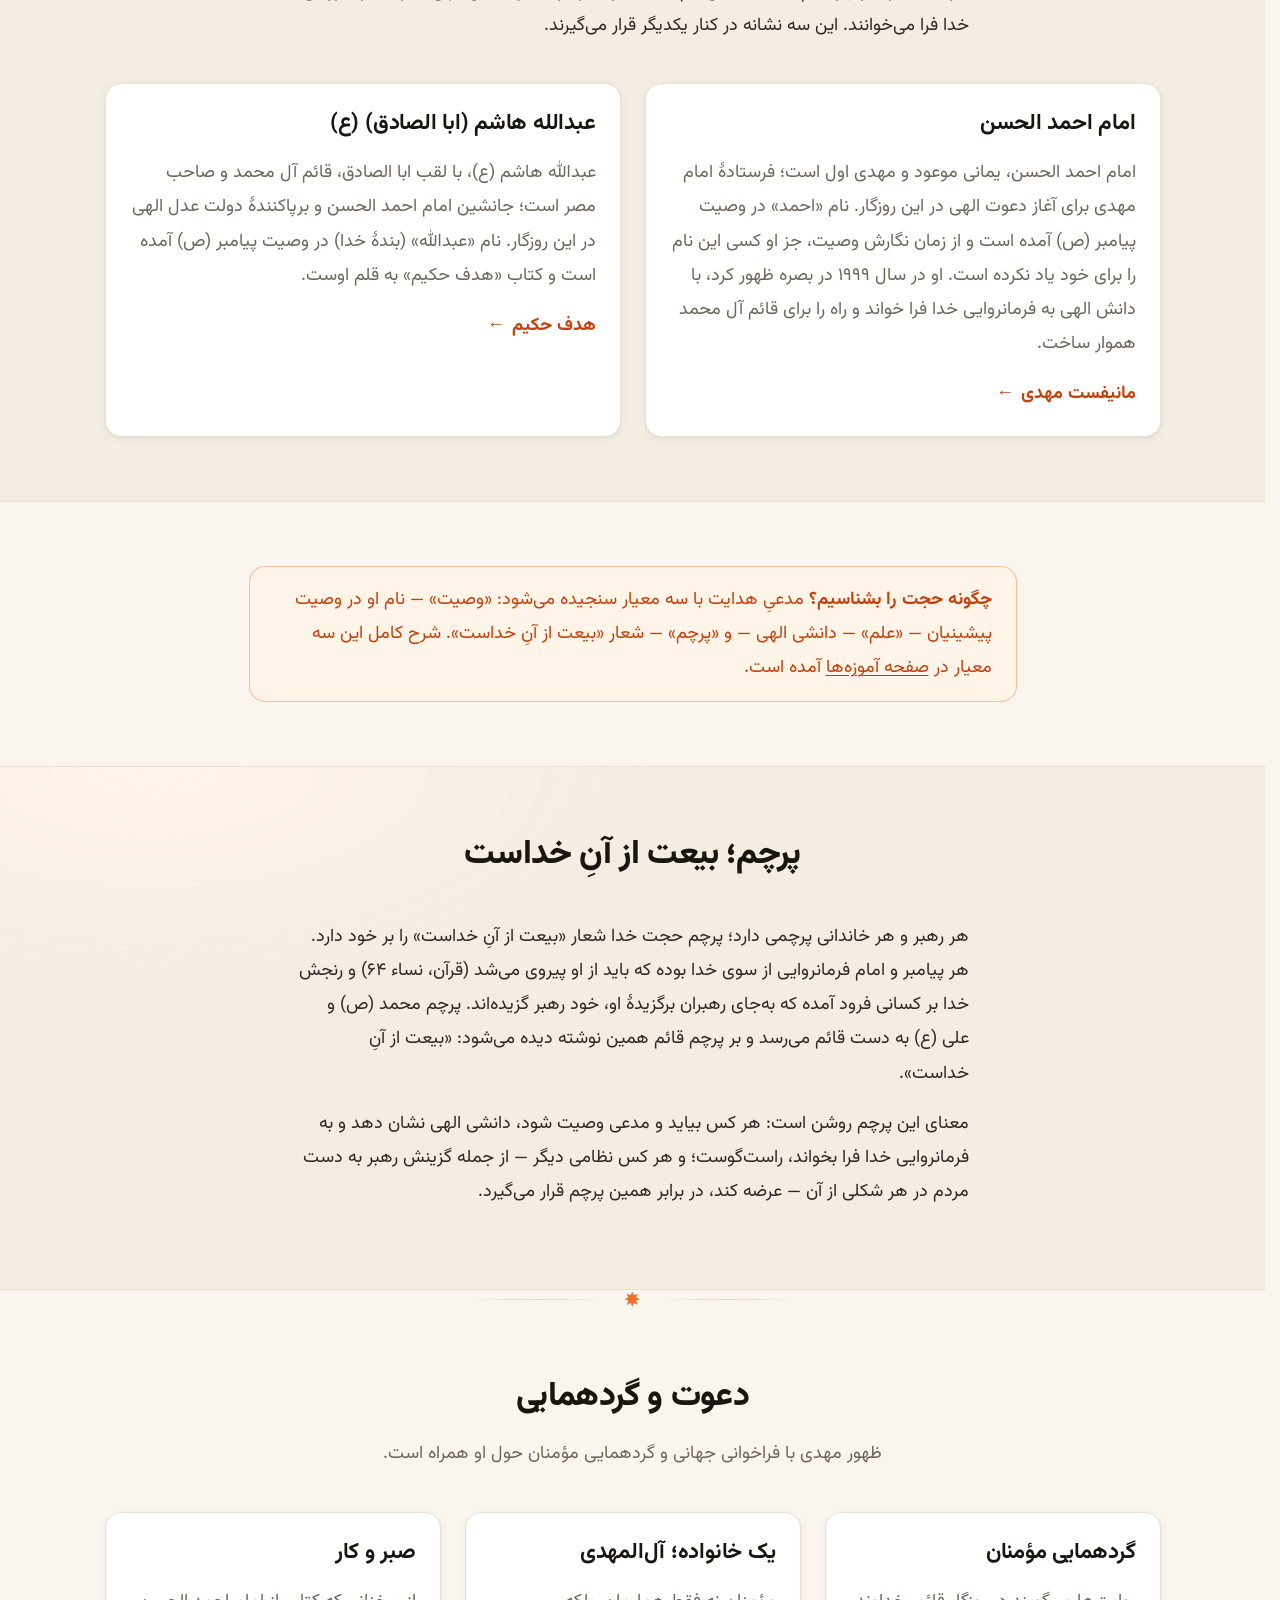
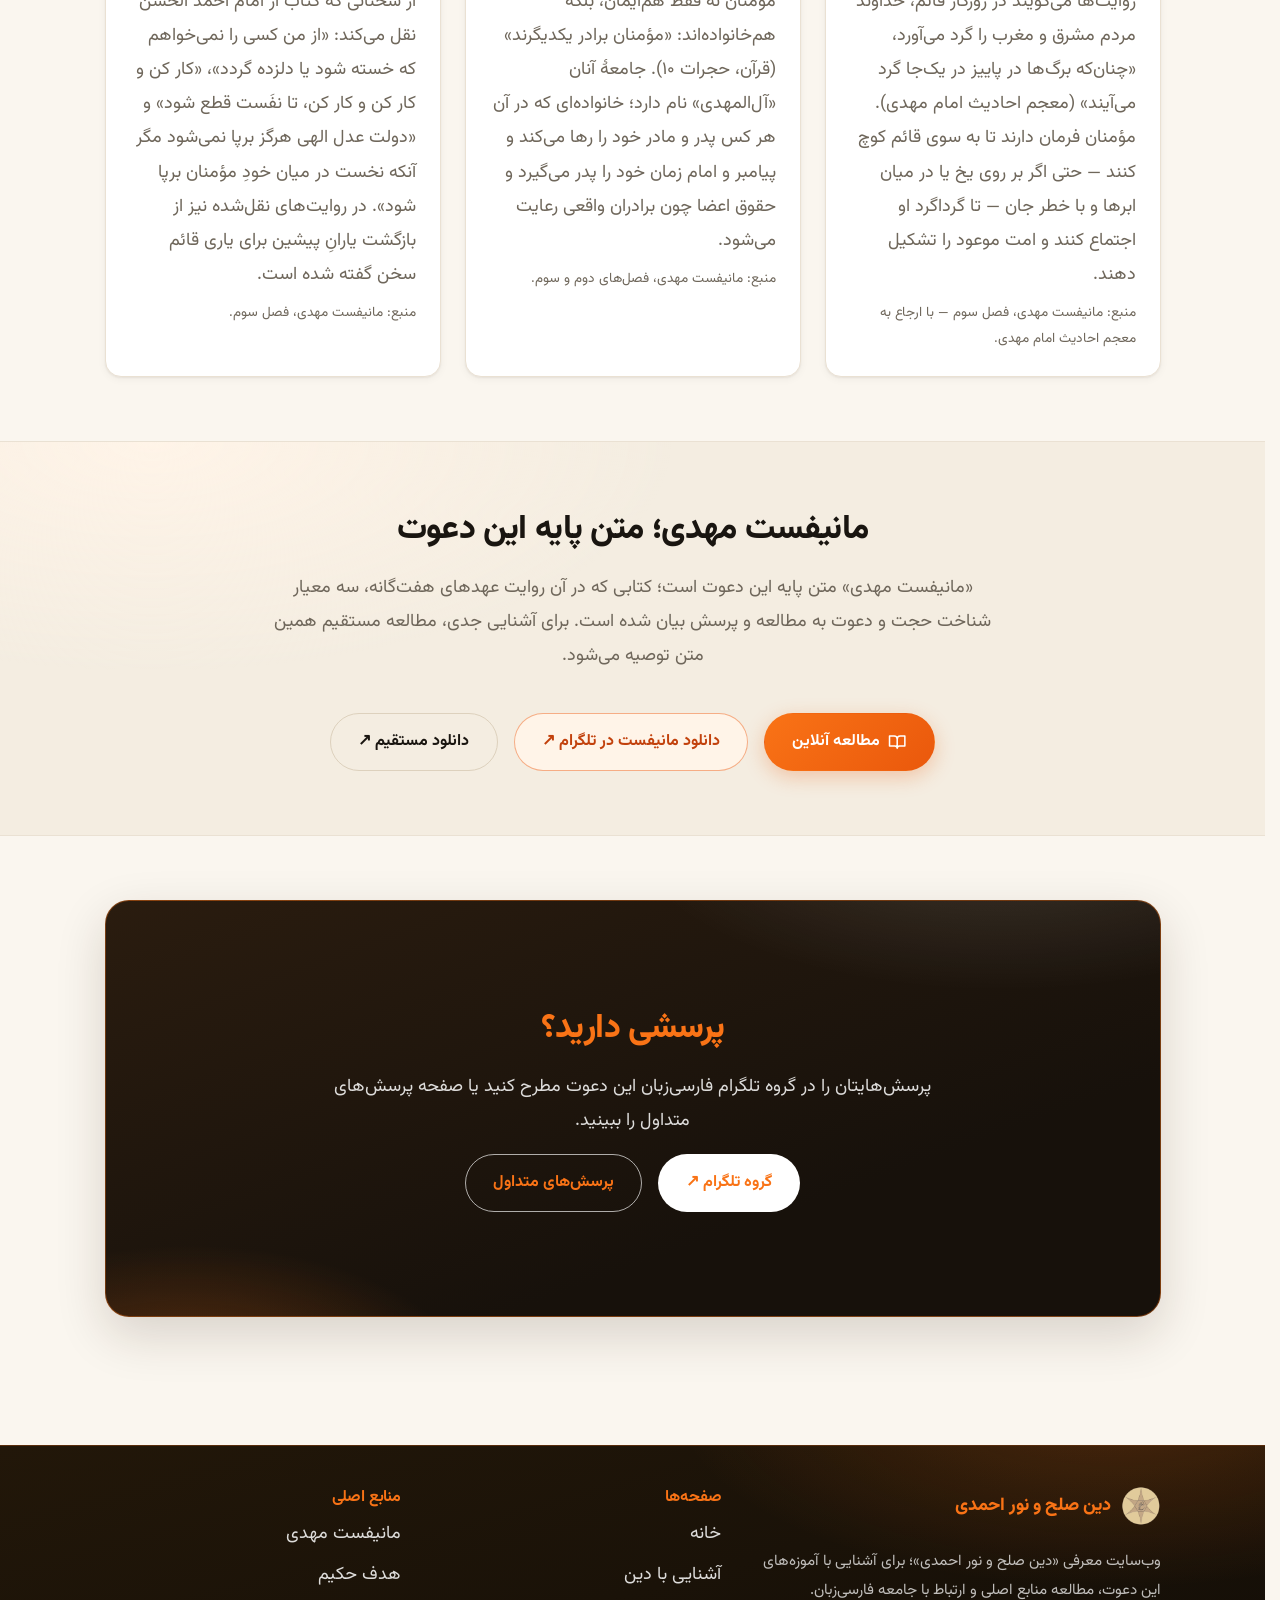
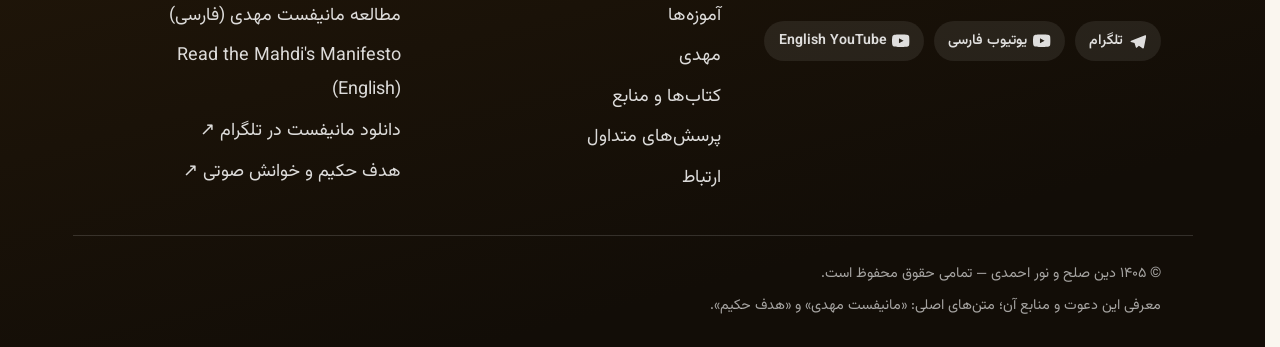
<file: mahdi.html>
<!DOCTYPE html>
<html lang="fa" dir="rtl">
<head>
  <meta charset="UTF-8">
  <script>(function(){try{var t=localStorage.getItem("ahmadi-theme");if(!t){t=window.matchMedia&&window.matchMedia("(prefers-color-scheme: dark)").matches?"dark":"light";}document.documentElement.setAttribute("data-theme",t);document.documentElement.classList.add("js");}catch(e){document.documentElement.classList.add("js");}})();</script>
  <meta name="viewport" content="width=device-width, initial-scale=1">
  <title>مهدی و عهد هفتم | دین صلح و نور احمدی</title>
  <meta name="description" content="مهدی و عهد هفتم در آموزه‌های دین صلح و نور احمدی: وصیت پیامبر با دوازده امام و دوازده مهدی، احمد الحسن و عبدالله هاشم، پرچم «بیعت از آنِ خداست» و دعوت به گردهمایی.">
  <link rel="canonical" href="https://alirezaiwisi1.github.io/Ahmadiwebsite/mahdi.html">
  <meta property="og:type" content="website">
  <meta property="og:locale" content="fa_IR">
  <meta property="og:site_name" content="دین صلح و نور احمدی">
  <meta property="og:title" content="مهدی و عهد هفتم | دین صلح و نور احمدی">
  <meta property="og:description" content="مهدی و عهد هفتم در آموزه‌های دین صلح و نور احمدی بر پایه منابع رسمی این دعوت و مانیفست مهدی.">
  <meta property="og:url" content="https://alirezaiwisi1.github.io/Ahmadiwebsite/mahdi.html">
  <meta property="og:image" content="https://alirezaiwisi1.github.io/Ahmadiwebsite/assets/images/logo.webp">
  <meta name="twitter:card" content="summary">
  <meta name="twitter:title" content="مهدی و عهد هفتم | دین صلح و نور احمدی">
  <meta name="twitter:description" content="مهدی و عهد هفتم در آموزه‌های دین صلح و نور احمدی بر پایه منابع رسمی این دعوت و مانیفست مهدی.">
  <meta name="twitter:image" content="https://alirezaiwisi1.github.io/Ahmadiwebsite/assets/images/logo.webp">
  <meta name="theme-color" content="#faf6ef">
  <link rel="icon" href="favicon.svg" type="image/svg+xml">
  <link rel="alternate icon" href="assets/images/logo.webp" type="image/webp">
  <link rel="manifest" href="manifest.json">
  <link rel="preconnect" href="https://fonts.googleapis.com">
  <link rel="preconnect" href="https://fonts.gstatic.com" crossorigin>
  <link href="https://fonts.googleapis.com/css2?family=Vazirmatn:wght@300;400;500;600;700;800;900&display=swap" rel="stylesheet">
  <link rel="stylesheet" href="assets/css/style.css">
  <script type="application/ld+json">
  {
    "@context": "https://schema.org",
    "@type": "WebPage",
    "name": "مهدی و عهد هفتم",
    "url": "https://alirezaiwisi1.github.io/Ahmadiwebsite/mahdi.html",
    "inLanguage": "fa",
    "isPartOf": {
      "@type": "WebSite",
      "name": "دین صلح و نور احمدی",
      "url": "https://alirezaiwisi1.github.io/Ahmadiwebsite/"
    }
  }
  </script>
</head>
<body>
  <a class="skip-link" href="#main-content">پرش به محتوای اصلی</a>

  <svg xmlns="http://www.w3.org/2000/svg" style="display:none" aria-hidden="true">
    <symbol id="ic-tg" viewBox="0 0 24 24"><path fill="currentColor" d="M21.9 4.6 2.9 11.9c-1 .4-1 1.4-.2 1.7l4.8 1.5 1.8 5.6c.3.8 1 .9 1.6.4l2.6-2.4 4.9 3.6c.8.5 1.7.2 1.9-.8l3.1-15.3c.3-1.2-.5-1.9-1.5-1.6z"/></symbol>
    <symbol id="ic-book" viewBox="0 0 24 24"><path fill="none" stroke="currentColor" stroke-width="2" stroke-linecap="round" stroke-linejoin="round" d="M4 19.5v-15A2.5 2.5 0 0 1 6.5 2H20v20H6.5a2.5 2.5 0 0 1 0-5H20"/></symbol>
    <symbol id="ic-reader" viewBox="0 0 24 24"><path fill="none" stroke="currentColor" stroke-width="2" stroke-linecap="round" stroke-linejoin="round" d="M2 4h6a4 4 0 0 1 4 4v12a3 3 0 0 0-3-3H2zm20 0h-6a4 4 0 0 0-4 4v12a3 3 0 0 1 3-3h7z"/></symbol>
    <symbol id="ic-download" viewBox="0 0 24 24"><g fill="none" stroke="currentColor" stroke-width="2" stroke-linecap="round" stroke-linejoin="round"><path d="M21 15v4a2 2 0 0 1-2 2H5a2 2 0 0 1-2-2v-4"/><polyline points="7 10 12 15 17 10"/><line x1="12" y1="15" x2="12" y2="3"/></g></symbol>
    <symbol id="ic-moon" viewBox="0 0 24 24"><path fill="none" stroke="currentColor" stroke-width="2" stroke-linecap="round" stroke-linejoin="round" d="M21 12.79A9 9 0 1 1 11.21 3 7 7 0 0 0 21 12.79z"/></symbol>
    <symbol id="ic-sun" viewBox="0 0 24 24"><g fill="none" stroke="currentColor" stroke-width="2" stroke-linecap="round" stroke-linejoin="round"><circle cx="12" cy="12" r="4.5"/><line x1="12" y1="1.5" x2="12" y2="3.5"/><line x1="12" y1="20.5" x2="12" y2="22.5"/><line x1="4.6" y1="4.6" x2="6" y2="6"/><line x1="18" y1="18" x2="19.4" y2="19.4"/><line x1="1.5" y1="12" x2="3.5" y2="12"/><line x1="20.5" y1="12" x2="22.5" y2="12"/><line x1="4.6" y1="19.4" x2="6" y2="18"/><line x1="18" y1="6" x2="19.4" y2="4.6"/></g></symbol>
    <symbol id="ic-star8" viewBox="0 0 24 24"><path fill="currentColor" d="M22 12 17.1 14.1 19.1 19.1 14.1 17.1 12 22 9.9 17.1 4.9 19.1 6.9 14.1 2 12 6.9 9.9 4.9 4.9 9.9 6.9 12 2 14.1 6.9 19.1 4.9 17.1 9.9Z"/></symbol>
<symbol id="ic-yt" viewBox="0 0 24 24"><path fill="currentColor" d="M23.5 6.2c-.3-1-1.1-1.8-2.1-2.1C19.5 3.5 12 3.5 12 3.5s-7.5 0-9.4.6c-1 .3-1.8 1.1-2.1 2.1C0 8.1 0 12 0 12s0 3.9.5 5.8c.3 1 1.1 1.8 2.1 2.1 1.9.6 9.4.6 9.4.6s7.5 0 9.4-.6c1-.3 1.8-1.1 2.1-2.1.5-1.9.5-5.8.5-5.8s0-3.9-.5-5.8zM9.5 15.5V8.5l6.3 3.5-6.3 3.5z"/></symbol>
  </svg>

  <div class="reading-progress" aria-hidden="true"><span></span></div>

  <header class="site-header">
    <div class="container site-header__inner">
      <a class="brand" href="index.html">
        <img class="brand__logo" src="assets/images/logo.webp" alt="نشان دین صلح و نور احمدی" width="160" height="160">
        <span>دین صلح و نور احمدی</span>
      </a>
      <nav class="site-nav" aria-label="ناوبری اصلی">
        <button class="site-nav__toggle" type="button" aria-expanded="false" aria-controls="primary-menu" aria-label="نمایش یا پنهان‌سازی منو">
          <span class="site-nav__toggle-bars" aria-hidden="true"></span>
        </button>
        <ul class="site-nav__list" id="primary-menu">
          <li class="nav-home"><a href="index.html">خانه</a></li>
          <li><a href="about.html">آشنایی با دین</a></li>
          <li><a href="teachings.html">آموزه‌ها</a></li>
          <li><a href="mahdi.html" aria-current="page">مهدی</a></li>
          <li><a href="resources.html">کتاب‌ها و منابع</a></li>
          <li class="nav-sec"><a href="faq.html">پرسش‌های متداول</a></li>
          <li class="nav-sec"><a href="contact.html">ارتباط</a></li>
          <li class="nav-more-wrap">
            <button class="nav-more-btn" type="button" aria-expanded="false" aria-haspopup="true">
              بیشتر <svg width="10" height="10" viewBox="0 0 24 24" fill="none" stroke="currentColor" stroke-width="2.5" stroke-linecap="round" aria-hidden="true"><polyline points="6 9 12 15 18 9"/></svg>
            </button>
            <div class="nav-more-dropdown">
              <a href="faq.html">پرسش‌های متداول</a>
              <a href="contact.html">ارتباط</a>
              <a href="manifesto.html">مانیفست مهدی</a>
              <a href="wisdom.html">هدف حکیم</a>
            </div>
          </li>
          <li class="nav-social-item"><a class="nav-tg" href="https://t.me/theahmadireligionfarsi" target="_blank" rel="noopener" aria-label="گروه تلگرام دین صلح و نور احمدی — باز شدن در تلگرام"><svg class="ic" aria-hidden="true"><use href="#ic-tg"/></svg>گروه تلگرام</a></li>
          <li class="nav-social-item"><a class="nav-tg" href="https://youtube.com/@ahmadireligion_fa" target="_blank" rel="noopener" aria-label="کانال یوتیوب فارسی دین صلح و نور احمدی — باز شدن در یوتیوب"><svg class="ic" aria-hidden="true"><use href="#ic-yt"/></svg>یوتیوب فارسی</a></li>
        </ul>
        <div class="nav-social">
          <a href="https://t.me/theahmadireligionfarsi" target="_blank" rel="noopener" aria-label="گروه تلگرام دین صلح و نور احمدی"><svg class="ic" aria-hidden="true"><use href="#ic-tg"/></svg></a>
          <a href="https://youtube.com/@ahmadireligion_fa" target="_blank" rel="noopener" aria-label="کانال یوتیوب فارسی دین صلح و نور احمدی"><svg class="ic" aria-hidden="true"><use href="#ic-yt"/></svg></a>
        </div>
      </nav>
      <button class="theme-toggle" id="theme-toggle" type="button" aria-label="تغییر پوسته روشن و تاریک" aria-pressed="false">
        <svg class="ic theme-toggle__icon theme-toggle__icon--moon" aria-hidden="true"><use href="#ic-moon"/></svg>
        <svg class="ic theme-toggle__icon theme-toggle__icon--sun" aria-hidden="true"><use href="#ic-sun"/></svg>
      </button>
    </div>
  </header>

  <main id="main-content" tabindex="-1">
    <nav class="breadcrumb container" aria-label="مسیر صفحه">
      <ol>
        <li><a href="index.html">خانه</a></li>
        <li aria-current="page">مهدی</li>
      </ol>
    </nav>

    <section class="page-header container">
      <h1>مهدی و عهد هفتم</h1>
      <p class="lead">
        نقش مهدی، هسته مرکزی آموزه‌های این دین است. در این صفحه، این روایت را به‌هم‌پیوسته می‌بینیم:
        مهدی کیست، وصیت پیامبر با دوازده امام و دوازده مهدی چه می‌گوید، حجت با چه معیارهایی شناخته
        می‌شود و پرچم او چه پیامی دارد.
      </p>
    </section>

    <section class="section" aria-labelledby="mahdi-title">
      <div class="container">
        <div class="card-grid card-grid--2">
          <article class="card" data-reveal>
            <h2 id="mahdi-title">مهدی در آموزه‌های این دین</h2>
            <p>
              مهدی هدایتگر موعودی است که خداوند در پایان روزها برمی‌انگیزد؛ کسی که عهد هفتم را
              می‌گشاید و زنجیرهٔ عهدهای الهی — از آدم (ع) تا محمد (ص) — را به سرانجام خود می‌رساند.
              مانند همهٔ عهدهای پیشین، این عهد با شریعتی نو همراه است و عضویت در آن است که مؤمن را
              از غیرمؤمن جدا می‌کند. وعدهٔ ظهور مهدی با عهد ششم، یعنی عهد محمد (ص)، پیوند خورده است.
            </p>
          </article>
          <article class="card" data-reveal>
            <h2>وعده‌ای که قرن‌هاست زنده است</h2>
            <p>
              انتظار برای منجی ریشه‌ای دیرینه دارد: یهودیان ۲۶۰۰ سال در انتظار مسیح بوده‌اند، بوداییان
              ۲۵۰۰ سال در انتظار میتریا، مسیحیان بیش از ۲۰۰۰ سال در انتظار بازگشت عیسی (ع) و مسلمانان
              ۱۴۰۰ سال در انتظار مهدی. «مانیفست مهدی» با همین پیام آغاز می‌شود: آنچه به شما وعده داده
              شده، فرا رسیده است. و قدرت تغییر در دست خود مردم است؛ چنان‌که «خداوند حال هیچ قومی را
              دگرگون نمی‌کند مگر آنکه آنان حال خود را دگرگون کنند» (قرآن، رعد ۱۱).
            </p>
          </article>
        </div>
      </div>
    </section>

    <div class="ornament" aria-hidden="true"><svg class="ic"><use href="#ic-star8"/></svg></div>

    <section class="section section--alt" aria-labelledby="will-title">
      <div class="container">
        <div class="section-head">
          <h2 id="will-title">وصیت پیامبر؛ دوازده امام و دوازده مهدی</h2>
          <p>راه شناخت مهدی در این نگاه، با نخستین معیار شناخت حجت آغاز می‌شود: وصیت.</p>
        </div>
        <div class="measure" style="margin-inline: auto;">
          <p>
            اگر خداوند رهبر را برمی‌گزیند، مردم از کجا او را بشناسند؟ پاسخ، وصیت است: سنت
            خداوند از آدم (ع) تا امروز این بوده که برگزیدهٔ او نام جانشینانش را در وصیت خویش بنویسد.
            پیامبر اسلام در واپسین روزهای زندگی خواستار نوشته‌ای شد که امت پس از آن گمراه نشود
            (صحیح بخاری ۵۶۶۹) و در شب درگذشت، وصیت خود را املا کرد. در این وصیت — چنان‌که به نقل از
            غیبت شیخ طوسی می‌آید — دوازده امام نام برده شده است؛ از امیرالمؤمنین علی تا
            امام مهدی، محمد بن حسن عسکری، و پس از آنان دوازده مهدی.
          </p>
          <figure class="quote">
            <p>
              «نخستینِ مهدیان سه نام دارد؛ نامی همانند نام من و پدرم و آن «عبدالله» (بندهٔ خدا) است،
              و «احمد» (ستوده)، و نام سوم «المهدی» (هدایت‌شده) است؛ و او نخستینِ مؤمنان است.»
            </p>
            <figcaption>نقل از وصیت پیامبر، به روایت مانیفست مهدی — با ارجاع به غیبت شیخ طوسی</figcaption>
          </figure>
          <p>
            از زمان نگارش وصیت پیامبر (ص) تاکنون، کسی جز عبدالله هاشم (ع) نام «عبدالله» را در آن
            برای خود یاد نکرده و جز امام احمد الحسن نام «احمد» را؛ هر دو حامل دانش الهی‌اند و به
            فرمانروایی خدا فرا می‌خوانند. این سه نشانه در کنار یکدیگر قرار می‌گیرند.
          </p>
        </div>
        <div class="card-grid card-grid--2" style="margin-top: var(--space-5);">
          <article class="card" data-reveal>
            <h3>امام احمد الحسن</h3>
            <p>
              امام احمد الحسن، یمانی موعود و مهدی اول است؛ فرستادهٔ امام مهدی برای آغاز دعوت الهی در
              این روزگار. نام «احمد» در وصیت پیامبر (ص) آمده است و از زمان نگارش وصیت، جز او کسی
              این نام را برای خود یاد نکرده است. او در سال ۱۹۹۹ در بصره ظهور کرد، با دانش الهی به
              فرمانروایی خدا فرا خواند و راه را برای قائم آل محمد هموار ساخت.
            </p>
            <a class="card__link" href="manifesto.html">مانیفست مهدی</a>
          </article>
          <article class="card" data-reveal>
            <h3>عبدالله هاشم (ابا الصادق) (ع)</h3>
            <p>
              عبدالله هاشم (ع)، با لقب ابا الصادق، قائم آل محمد و صاحب مصر است؛ جانشین امام احمد الحسن
              و برپاکنندهٔ دولت عدل الهی در این روزگار. نام «عبدالله» (بندهٔ خدا) در وصیت پیامبر (ص)
              آمده است و کتاب «هدف حکیم» به قلم اوست.
            </p>
            <a class="card__link" href="wisdom.html">هدف حکیم</a>
          </article>
        </div>
      </div>
    </section>

    <section class="section" aria-labelledby="criteria-ref-title">
      <div class="container">
        <div class="notice">
          <p id="criteria-ref-title">
            <strong>چگونه حجت را بشناسیم؟</strong> مدعیِ هدایت با سه معیار سنجیده می‌شود:
            «وصیت» — نام او در وصیت پیشینیان — «علم» — دانشی الهی — و «پرچم» — شعار «بیعت از آنِ خداست».
            شرح کامل این سه معیار در <a href="teachings.html#criteria">صفحه آموزه‌ها</a> آمده است.
          </p>
        </div>
      </div>
    </section>

    <section class="section section--alt" aria-labelledby="banner-title">
      <div class="container">
        <div class="section-head">
          <h2 id="banner-title">پرچم؛ بیعت از آنِ خداست</h2>
        </div>
        <div class="measure" style="margin-inline: auto;">
          <p>
            هر رهبر و هر خاندانی پرچمی دارد؛ پرچم حجت خدا شعار «بیعت از آنِ خداست» را بر خود دارد.
            هر پیامبر و امام فرمانروایی از سوی خدا بوده که باید از او پیروی می‌شد
            (قرآن، نساء ۶۴) و رنجش خدا بر کسانی فرود آمده که به‌جای رهبران برگزیدهٔ او،
            خود رهبر گزیده‌اند. پرچم محمد (ص) و علی (ع) به دست قائم می‌رسد و بر پرچم قائم همین نوشته
            دیده می‌شود: «بیعت از آنِ خداست».
          </p>
          <p>
            معنای این پرچم روشن است: هر کس بیاید و مدعی وصیت شود، دانشی الهی نشان دهد و به
            فرمانروایی خدا فرا بخواند، راست‌گوست؛ و هر کس نظامی دیگر — از جمله گزینش رهبر به دست
            مردم در هر شکلی از آن — عرضه کند، در برابر همین پرچم قرار می‌گیرد.
          </p>
        </div>
      </div>
    </section>

    <div class="ornament" aria-hidden="true"><svg class="ic"><use href="#ic-star8"/></svg></div>

    <section class="section" aria-labelledby="call-title">
      <div class="container">
        <div class="section-head">
          <h2 id="call-title">دعوت و گردهمایی</h2>
            <p>ظهور مهدی با فراخوانی جهانی و گردهمایی مؤمنان حول او همراه است.</p>
        </div>
        <div class="card-grid card-grid--3">
          <article class="card" data-reveal>
            <h3>گردهمایی مؤمنان</h3>
            <p>
              روایت‌ها می‌گویند در روزگار قائم، خداوند مردم مشرق و مغرب را گرد می‌آورد،
              «چنان‌که برگ‌ها در پاییز در یک‌جا گرد می‌آیند» (معجم احادیث امام مهدی). مؤمنان فرمان
              دارند تا به سوی قائم کوچ کنند — حتی اگر بر روی یخ یا در میان ابرها و با خطر جان — تا
              گرداگرد او اجتماع کنند و امت موعود را تشکیل دهند.
            </p>
            <span class="source-ref">منبع: مانیفست مهدی، فصل سوم — با ارجاع به معجم احادیث امام مهدی.</span>
          </article>
          <article class="card" data-reveal>
            <h3>یک خانواده؛ آل‌المهدی</h3>
            <p>
              مؤمنان نه فقط هم‌ایمان، بلکه هم‌خانواده‌اند: «مؤمنان برادر یکدیگرند» (قرآن، حجرات ۱۰).
              جامعهٔ آنان «آل‌المهدی» نام دارد؛ خانواده‌ای که در آن هر کس پدر و مادر خود را رها می‌کند
              و پیامبر و امام زمان خود را پدر می‌گیرد و حقوق اعضا چون برادران واقعی رعایت می‌شود.
            </p>
            <span class="source-ref">منبع: مانیفست مهدی، فصل‌های دوم و سوم.</span>
          </article>
          <article class="card" data-reveal>
            <h3>صبر و کار</h3>
            <p>
              از سخنانی که کتاب از امام احمد الحسن نقل می‌کند: «از من کسی را نمی‌خواهم که خسته شود یا
              دلزده گردد»، «کار کن و کار کن و کار کن، تا نفَست قطع شود» و «دولت عدل الهی هرگز برپا
              نمی‌شود مگر آنکه نخست در میان خودِ مؤمنان برپا شود». در روایت‌های نقل‌شده نیز از بازگشت
              یارانِ پیشین برای یاری قائم سخن گفته شده است.
            </p>
            <span class="source-ref">منبع: مانیفست مهدی، فصل سوم.</span>
          </article>
        </div>
      </div>
    </section>

    <section class="section section--alt" aria-labelledby="manifesto-title">
      <div class="container">
        <div class="section-head">
          <h2 id="manifesto-title">مانیفست مهدی؛ متن پایه این دعوت</h2>
          <p>
            «مانیفست مهدی» متن پایه این دعوت است؛ کتابی که در آن روایت عهدهای هفت‌گانه، سه معیار شناخت
            حجت و دعوت به مطالعه و پرسش بیان شده است. برای آشنایی جدی، مطالعه مستقیم همین متن
            توصیه می‌شود.
          </p>
        </div>
        <div class="btn-row">
          <a class="btn btn--primary" href="assets/pdf/The_Mahdis_Manifesto_Booklet_Farsi.pdf" target="_blank" rel="noopener noreferrer"><svg class="ic" aria-hidden="true"><use href="#ic-reader"/></svg> مطالعه آنلاین</a>
          <a class="btn btn--gold" href="https://t.me/theahmadireligion_farsi_channel/7125?single" target="_blank" rel="noopener" aria-label="دانلود مانیفست مهدی در تلگرام — باز شدن در تلگرام">دانلود مانیفست در تلگرام ↗</a>
          <a class="btn btn--ghost" href="https://theahmadireligion.org/download/42616/?tmstv=1765124110" target="_blank" rel="noopener" aria-label="دانلود مستقیم مانیفست مهدی — باز شدن در وب‌سایت رسمی">دانلود مستقیم ↗</a>
        </div>
      </div>
    </section>

    <section class="section" aria-labelledby="cta-title">
      <div class="container">
        <div class="cta-panel">
          <h2 id="cta-title">پرسشی دارید؟</h2>
          <p>پرسش‌هایتان را در گروه تلگرام فارسی‌زبان این دعوت مطرح کنید یا صفحه پرسش‌های متداول را ببینید.</p>
          <div class="btn-row">
            <a class="btn btn--light" href="https://t.me/theahmadireligionfarsi" target="_blank" rel="noopener" aria-label="گروه تلگرام دین صلح و نور احمدی — باز شدن در تلگرام">گروه تلگرام ↗</a>
            <a class="btn btn--outline-light" href="faq.html">پرسش‌های متداول</a>
          </div>
        </div>
      </div>
    </section>
  </main>

  <footer class="site-footer">
    <div class="container site-footer__inner">
      <div>
        <a class="site-footer__brand" href="index.html">
          <img class="brand__logo" src="assets/images/logo.webp" alt="نشان دین صلح و نور احمدی" width="160" height="160">
          <span>دین صلح و نور احمدی</span>
        </a>
        <p class="site-footer__desc">
          وب‌سایت معرفی «دین صلح و نور احمدی»؛ برای آشنایی با آموزه‌های این دعوت، مطالعه منابع اصلی و ارتباط با جامعه فارسی‌زبان.
        </p>
        <div class="site-footer__social">
          <a href="https://t.me/theahmadireligionfarsi" target="_blank" rel="noopener" aria-label="گروه تلگرام دین صلح و نور احمدی"><svg class="ic" aria-hidden="true"><use href="#ic-tg"/></svg> تلگرام</a>
          <a href="https://youtube.com/@ahmadireligion_fa" target="_blank" rel="noopener" aria-label="کانال یوتیوب فارسی دین صلح و نور احمدی"><svg class="ic" aria-hidden="true"><use href="#ic-yt"/></svg> یوتیوب فارسی</a>
          <a href="https://youtube.com/@themahdihasappeared" target="_blank" rel="noopener" aria-label="The Mahdi Has Appeared YouTube channel"><svg class="ic" aria-hidden="true"><use href="#ic-yt"/></svg> English YouTube</a>
        </div>
      </div>
      <nav aria-label="ناوبری پابرگ">
        <h3 class="site-footer__heading">صفحه‌ها</h3>
        <ul class="site-footer__nav">
          <li><a href="index.html">خانه</a></li>
          <li><a href="about.html">آشنایی با دین</a></li>
          <li><a href="teachings.html">آموزه‌ها</a></li>
          <li><a href="mahdi.html">مهدی</a></li>
          <li><a href="resources.html">کتاب‌ها و منابع</a></li>
          <li><a href="faq.html">پرسش‌های متداول</a></li>
          <li><a href="contact.html">ارتباط</a></li>
        </ul>
      </nav>
      <div>
        <h3 class="site-footer__heading">منابع اصلی</h3>
        <ul class="site-footer__links">
          <li><a href="manifesto.html">مانیفست مهدی</a></li>
          <li><a href="wisdom.html">هدف حکیم</a></li>
          <li><a href="assets/pdf/The_Mahdis_Manifesto_Booklet_Farsi.pdf" target="_blank" rel="noopener noreferrer">مطالعه مانیفست مهدی (فارسی)</a></li>
          <li><a href="assets/pdf/The-Mahdis-Manifesto.pdf" target="_blank" rel="noopener noreferrer">Read the Mahdi's Manifesto (English)</a></li>
          <li><a href="https://t.me/theahmadireligion_farsi_channel/7125?single" target="_blank" rel="noopener" aria-label="دانلود مانیفست مهدی در تلگرام — باز شدن در تلگرام">دانلود مانیفست در تلگرام ↗</a></li>
          <li><a href="https://t.me/theahmadireligion_farsi_channel/7121?single" target="_blank" rel="noopener" aria-label="هدف حکیم — دانلود کتاب و خوانش صوتی در تلگرام">هدف حکیم و خوانش صوتی ↗</a></li>
        </ul>
      </div>
    </div>
    <div class="container site-footer__meta">
      <p>© <span id="footer-year">۱۴۰۵</span> دین صلح و نور احمدی — تمامی حقوق محفوظ است.</p>
      <p>معرفی این دعوت و منابع آن؛ متن‌های اصلی: «مانیفست مهدی» و «هدف حکیم».</p>
    </div>
  </footer>

  <script src="assets/js/main.js" defer></script>
</body>
</html>
</file>
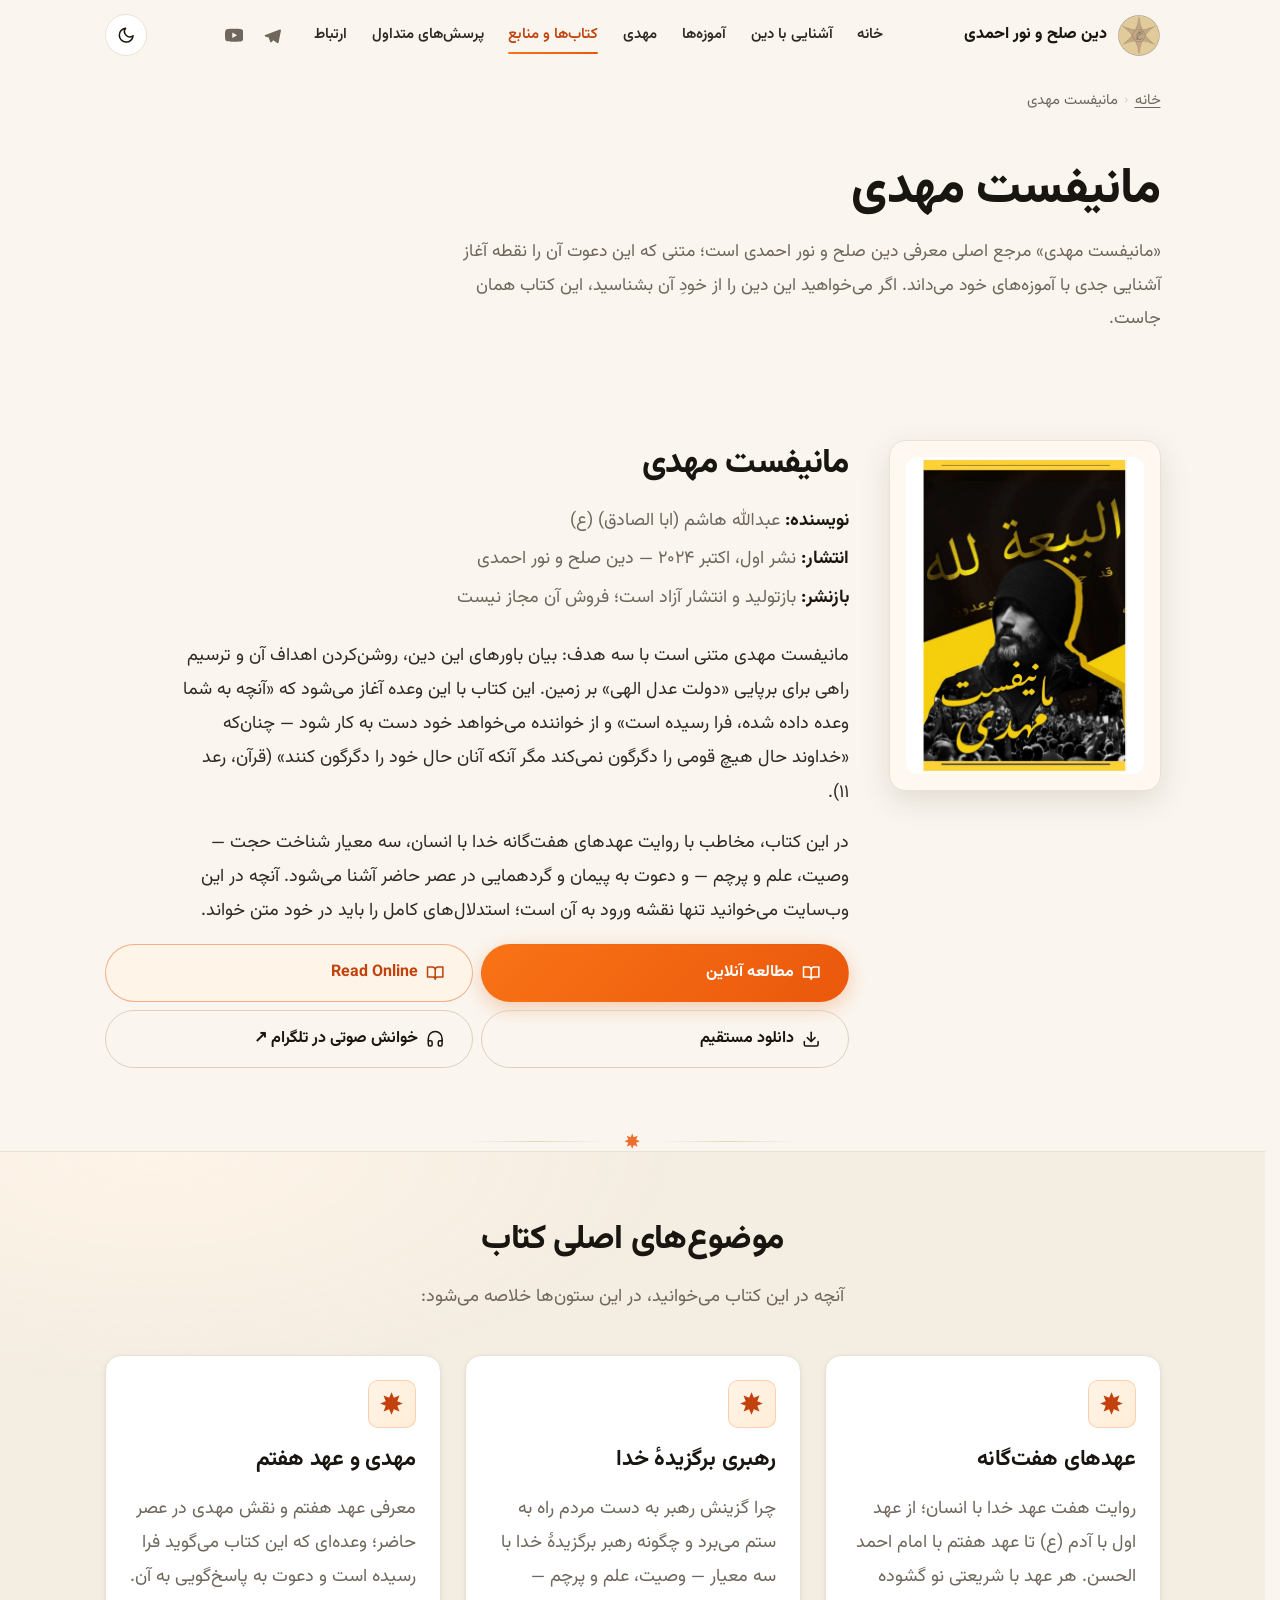
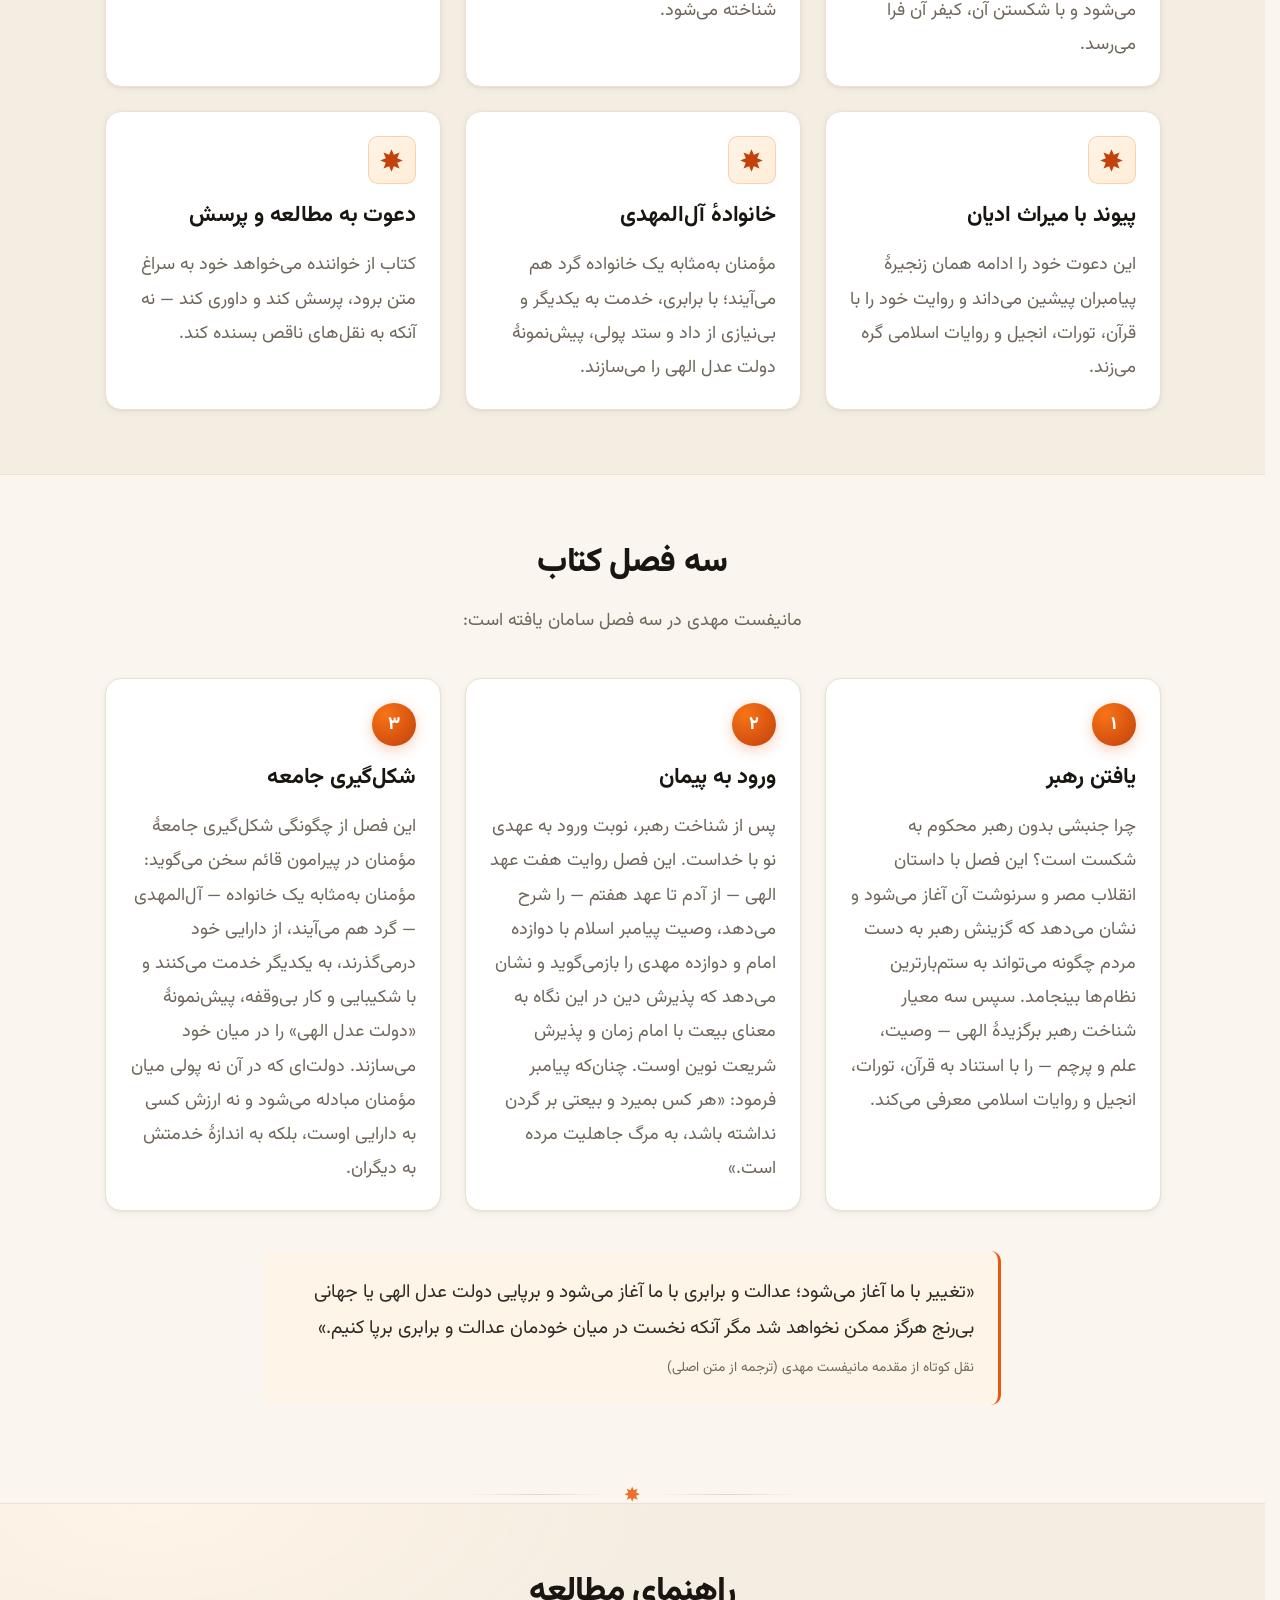
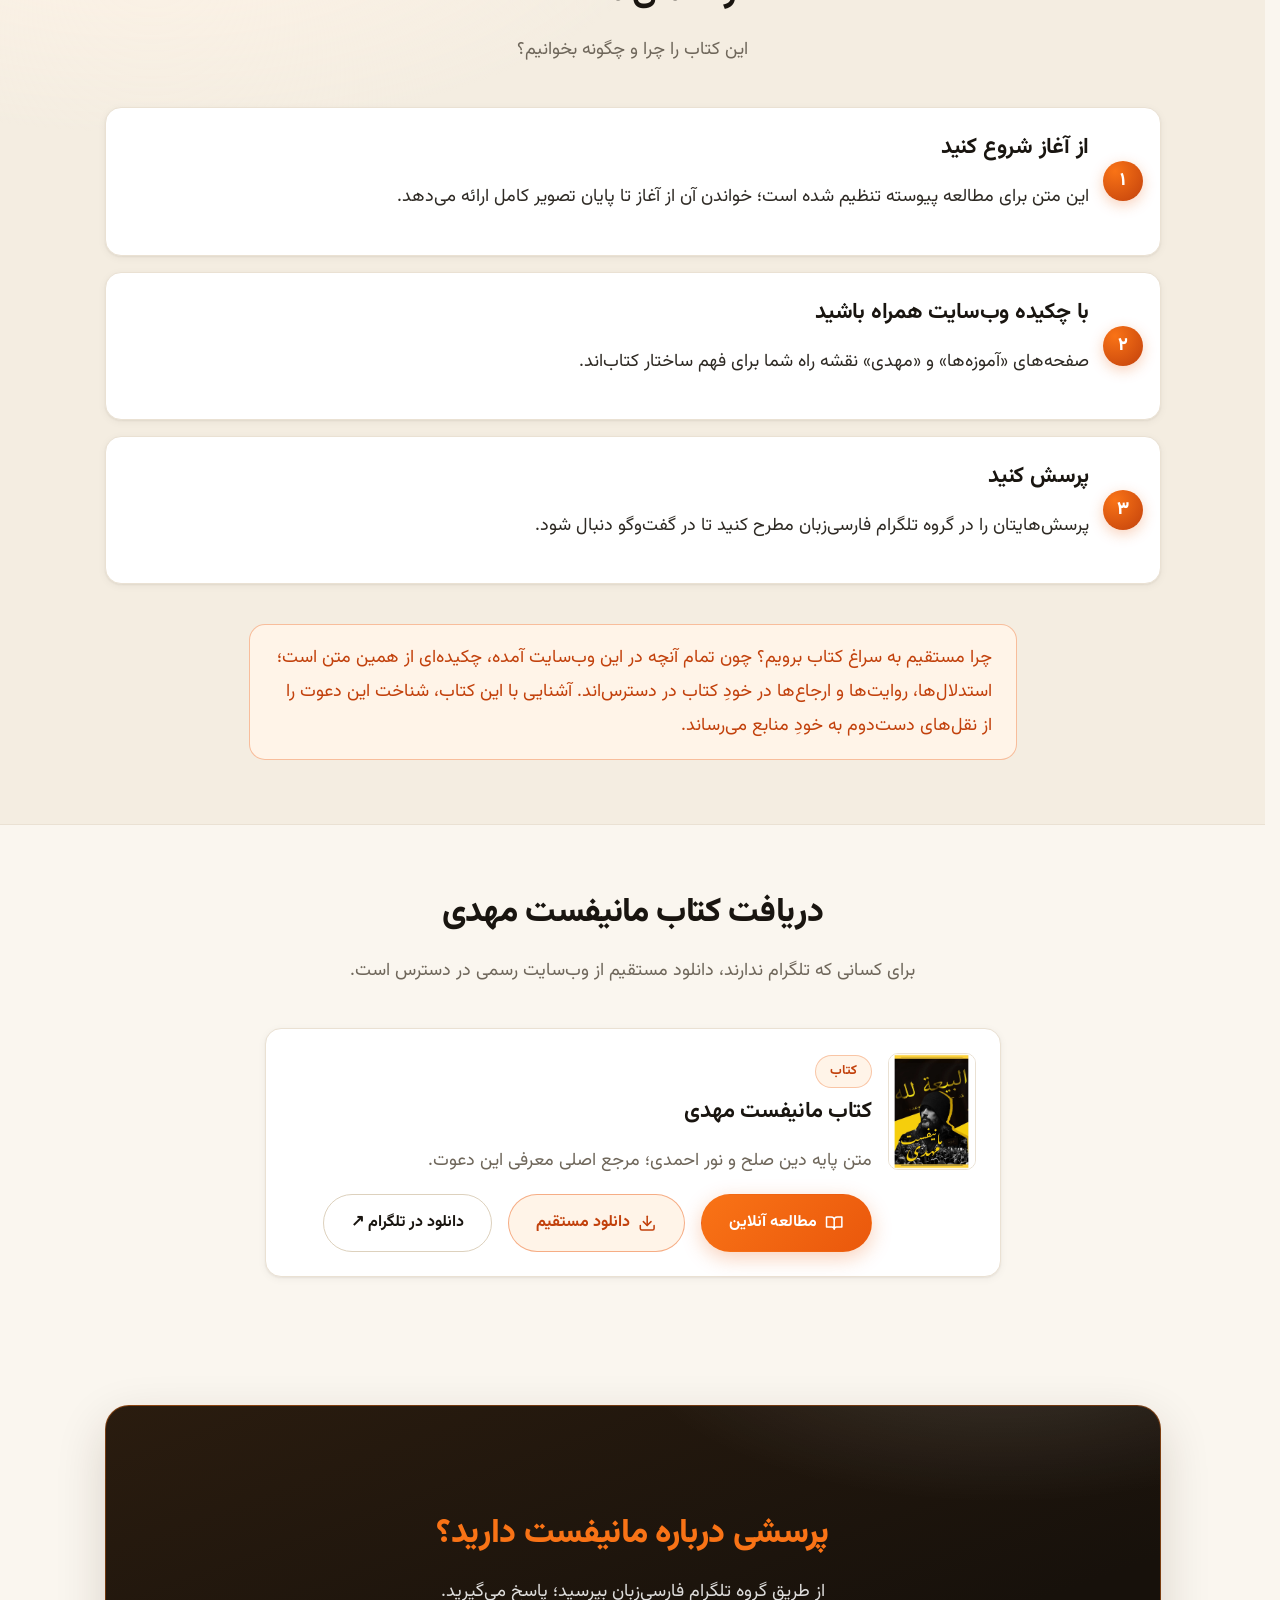
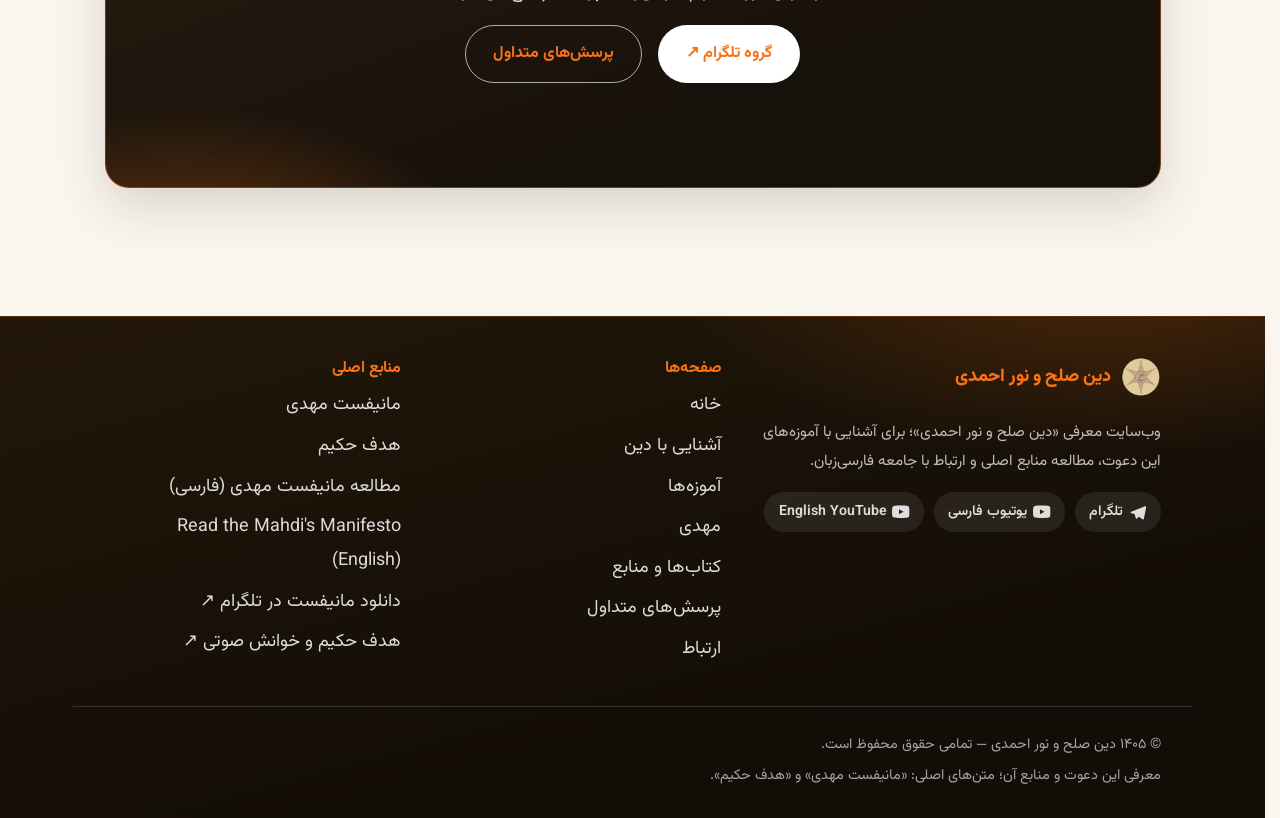
<file: manifesto.html>
<!DOCTYPE html>
<html lang="fa" dir="rtl">
<head>
  <meta charset="UTF-8">
  <script>(function(){try{var t=localStorage.getItem("ahmadi-theme");if(!t){t=window.matchMedia&&window.matchMedia("(prefers-color-scheme: dark)").matches?"dark":"light";}document.documentElement.setAttribute("data-theme",t);document.documentElement.classList.add("js");}catch(e){document.documentElement.classList.add("js");}})();</script>
  <meta name="viewport" content="width=device-width, initial-scale=1">
  <title>مانیفست مهدی | دین صلح و نور احمدی</title>
  <meta name="description" content="معرفی «مانیفست مهدی» اثر عبدالله هاشم (ابا الصادق)؛ مرجع اصلی دین صلح و نور احمدی با فصل‌های یافتن رهبر، ورود به پیمان و شکل‌گیری جامعه — مطالعه آنلاین و دانلود مستقیم.">
  <link rel="canonical" href="https://alirezaiwisi1.github.io/Ahmadiwebsite/manifesto.html">
  <meta property="og:type" content="website">
  <meta property="og:locale" content="fa_IR">
  <meta property="og:site_name" content="دین صلح و نور احمدی">
  <meta property="og:title" content="مانیفست مهدی | دین صلح و نور احمدی">
  <meta property="og:description" content="معرفی «مانیفست مهدی» اثر عبدالله هاشم (ابا الصادق)، مرجع اصلی دین صلح و نور احمدی، و راه‌های مطالعه و دریافت آن.">
  <meta property="og:url" content="https://alirezaiwisi1.github.io/Ahmadiwebsite/manifesto.html">
  <meta property="og:image" content="https://alirezaiwisi1.github.io/Ahmadiwebsite/assets/images/mahdis-manifesto-persian.webp">
  <meta name="twitter:card" content="summary">
  <meta name="twitter:title" content="مانیفست مهدی | دین صلح و نور احمدی">
  <meta name="twitter:description" content="معرفی «مانیفست مهدی» اثر عبدالله هاشم (ابا الصادق)، مرجع اصلی دین صلح و نور احمدی، و راه‌های مطالعه و دریافت آن.">
  <meta name="twitter:image" content="https://alirezaiwisi1.github.io/Ahmadiwebsite/assets/images/mahdis-manifesto-persian.webp">
  <meta name="theme-color" content="#faf6ef">
  <link rel="icon" href="favicon.svg" type="image/svg+xml">
  <link rel="alternate icon" href="assets/images/logo.webp" type="image/webp">
  <link rel="manifest" href="manifest.json">
  <link rel="preconnect" href="https://fonts.googleapis.com">
  <link rel="preconnect" href="https://fonts.gstatic.com" crossorigin>
  <link href="https://fonts.googleapis.com/css2?family=Vazirmatn:wght@300;400;500;600;700;800;900&display=swap" rel="stylesheet">
  <link rel="stylesheet" href="assets/css/style.css">
  <script type="application/ld+json">
  {
    "@context": "https://schema.org",
    "@type": "Book",
    "name": "مانیفست مهدی",
    "inLanguage": "fa",
    "about": "دین صلح و نور احمدی",
    "author": {
      "@type": "Person",
      "name": "عبدالله هاشم (ابا الصادق)"
    },
    "publisher": {
      "@type": "Organization",
      "name": "The Ahmadi Religion of Peace and Light"
    },
    "url": "https://alirezaiwisi1.github.io/Ahmadiwebsite/manifesto.html"
  }
  </script>
</head>
<body>
  <a class="skip-link" href="#main-content">پرش به محتوای اصلی</a>

  <svg xmlns="http://www.w3.org/2000/svg" style="display:none" aria-hidden="true">
    <symbol id="ic-tg" viewBox="0 0 24 24"><path fill="currentColor" d="M21.9 4.6 2.9 11.9c-1 .4-1 1.4-.2 1.7l4.8 1.5 1.8 5.6c.3.8 1 .9 1.6.4l2.6-2.4 4.9 3.6c.8.5 1.7.2 1.9-.8l3.1-15.3c.3-1.2-.5-1.9-1.5-1.6z"/></symbol>
    <symbol id="ic-book" viewBox="0 0 24 24"><path fill="none" stroke="currentColor" stroke-width="2" stroke-linecap="round" stroke-linejoin="round" d="M4 19.5v-15A2.5 2.5 0 0 1 6.5 2H20v20H6.5a2.5 2.5 0 0 1 0-5H20"/></symbol>
    <symbol id="ic-reader" viewBox="0 0 24 24"><path fill="none" stroke="currentColor" stroke-width="2" stroke-linecap="round" stroke-linejoin="round" d="M2 4h6a4 4 0 0 1 4 4v12a3 3 0 0 0-3-3H2zm20 0h-6a4 4 0 0 0-4 4v12a3 3 0 0 1 3-3h7z"/></symbol>
    <symbol id="ic-audio" viewBox="0 0 24 24"><g fill="none" stroke="currentColor" stroke-width="2" stroke-linecap="round" stroke-linejoin="round"><path d="M3 14v-3a9 9 0 0 1 18 0v3"/><path d="M3 14h3a2 2 0 0 1 2 2v3a2 2 0 0 1-2 2H5a2 2 0 0 1-2-2v-5Z"/><path d="M21 14h-3a2 2 0 0 0-2 2v3a2 2 0 0 0 2 2h1a2 2 0 0 0 2-2v-5Z"/></g></symbol>
    <symbol id="ic-download" viewBox="0 0 24 24"><g fill="none" stroke="currentColor" stroke-width="2" stroke-linecap="round" stroke-linejoin="round"><path d="M21 15v4a2 2 0 0 1-2 2H5a2 2 0 0 1-2-2v-4"/><polyline points="7 10 12 15 17 10"/><line x1="12" y1="15" x2="12" y2="3"/></g></symbol>
    <symbol id="ic-moon" viewBox="0 0 24 24"><path fill="none" stroke="currentColor" stroke-width="2" stroke-linecap="round" stroke-linejoin="round" d="M21 12.79A9 9 0 1 1 11.21 3 7 7 0 0 0 21 12.79z"/></symbol>
    <symbol id="ic-sun" viewBox="0 0 24 24"><g fill="none" stroke="currentColor" stroke-width="2" stroke-linecap="round" stroke-linejoin="round"><circle cx="12" cy="12" r="4.5"/><line x1="12" y1="1.5" x2="12" y2="3.5"/><line x1="12" y1="20.5" x2="12" y2="22.5"/><line x1="4.6" y1="4.6" x2="6" y2="6"/><line x1="18" y1="18" x2="19.4" y2="19.4"/><line x1="1.5" y1="12" x2="3.5" y2="12"/><line x1="20.5" y1="12" x2="22.5" y2="12"/><line x1="4.6" y1="19.4" x2="6" y2="18"/><line x1="18" y1="6" x2="19.4" y2="4.6"/></g></symbol>
    <symbol id="ic-star8" viewBox="0 0 24 24"><path fill="currentColor" d="M22 12 17.1 14.1 19.1 19.1 14.1 17.1 12 22 9.9 17.1 4.9 19.1 6.9 14.1 2 12 6.9 9.9 4.9 4.9 9.9 6.9 12 2 14.1 6.9 19.1 4.9 17.1 9.9Z"/></symbol>
<symbol id="ic-yt" viewBox="0 0 24 24"><path fill="currentColor" d="M23.5 6.2c-.3-1-1.1-1.8-2.1-2.1C19.5 3.5 12 3.5 12 3.5s-7.5 0-9.4.6c-1 .3-1.8 1.1-2.1 2.1C0 8.1 0 12 0 12s0 3.9.5 5.8c.3 1 1.1 1.8 2.1 2.1 1.9.6 9.4.6 9.4.6s7.5 0 9.4-.6c1-.3 1.8-1.1 2.1-2.1.5-1.9.5-5.8.5-5.8s0-3.9-.5-5.8zM9.5 15.5V8.5l6.3 3.5-6.3 3.5z"/></symbol>
  </svg>

  <div class="reading-progress" aria-hidden="true"><span></span></div>

  <header class="site-header">
    <div class="container site-header__inner">
      <a class="brand" href="index.html">
        <img class="brand__logo" src="assets/images/logo.webp" alt="نشان دین صلح و نور احمدی" width="160" height="160">
        <span>دین صلح و نور احمدی</span>
      </a>
      <nav class="site-nav" aria-label="ناوبری اصلی">
        <button class="site-nav__toggle" type="button" aria-expanded="false" aria-controls="primary-menu" aria-label="نمایش یا پنهان‌سازی منو">
          <span class="site-nav__toggle-bars" aria-hidden="true"></span>
        </button>
        <ul class="site-nav__list" id="primary-menu">
          <li class="nav-home"><a href="index.html">خانه</a></li>
          <li><a href="about.html">آشنایی با دین</a></li>
          <li><a href="teachings.html">آموزه‌ها</a></li>
          <li><a href="mahdi.html">مهدی</a></li>
          <li><a href="resources.html" aria-current="page">کتاب‌ها و منابع</a></li>
          <li class="nav-sec"><a href="faq.html">پرسش‌های متداول</a></li>
          <li class="nav-sec"><a href="contact.html">ارتباط</a></li>
          <li class="nav-more-wrap">
            <button class="nav-more-btn" type="button" aria-expanded="false" aria-haspopup="true">
              بیشتر <svg width="10" height="10" viewBox="0 0 24 24" fill="none" stroke="currentColor" stroke-width="2.5" stroke-linecap="round" aria-hidden="true"><polyline points="6 9 12 15 18 9"/></svg>
            </button>
            <div class="nav-more-dropdown">
              <a href="faq.html">پرسش‌های متداول</a>
              <a href="contact.html">ارتباط</a>
              <a href="manifesto.html">مانیفست مهدی</a>
              <a href="wisdom.html">هدف حکیم</a>
            </div>
          </li>
          <li class="nav-social-item"><a class="nav-tg" href="https://t.me/theahmadireligionfarsi" target="_blank" rel="noopener" aria-label="گروه تلگرام دین صلح و نور احمدی — باز شدن در تلگرام"><svg class="ic" aria-hidden="true"><use href="#ic-tg"/></svg>گروه تلگرام</a></li>
          <li class="nav-social-item"><a class="nav-tg" href="https://youtube.com/@ahmadireligion_fa" target="_blank" rel="noopener" aria-label="کانال یوتیوب فارسی دین صلح و نور احمدی — باز شدن در یوتیوب"><svg class="ic" aria-hidden="true"><use href="#ic-yt"/></svg>یوتیوب فارسی</a></li>
        </ul>
        <div class="nav-social">
          <a href="https://t.me/theahmadireligionfarsi" target="_blank" rel="noopener" aria-label="گروه تلگرام دین صلح و نور احمدی"><svg class="ic" aria-hidden="true"><use href="#ic-tg"/></svg></a>
          <a href="https://youtube.com/@ahmadireligion_fa" target="_blank" rel="noopener" aria-label="کانال یوتیوب فارسی دین صلح و نور احمدی"><svg class="ic" aria-hidden="true"><use href="#ic-yt"/></svg></a>
        </div>
      </nav>
      <button class="theme-toggle" id="theme-toggle" type="button" aria-label="تغییر پوسته روشن و تاریک" aria-pressed="false">
        <svg class="ic theme-toggle__icon theme-toggle__icon--moon" aria-hidden="true"><use href="#ic-moon"/></svg>
        <svg class="ic theme-toggle__icon theme-toggle__icon--sun" aria-hidden="true"><use href="#ic-sun"/></svg>
      </button>
    </div>
  </header>

  <main id="main-content" tabindex="-1">
    <nav class="breadcrumb container" aria-label="مسیر صفحه">
      <ol>
        <li><a href="index.html">خانه</a></li>
        <li aria-current="page">مانیفست مهدی</li>
      </ol>
    </nav>

    <section class="page-header container">
      <h1>مانیفست مهدی</h1>
      <p class="lead">
        «مانیفست مهدی» مرجع اصلی معرفی دین صلح و نور احمدی است؛ متنی که این دعوت آن را نقطه آغاز
        آشنایی جدی با آموزه‌های خود می‌داند. اگر می‌خواهید این دین را از خودِ آن بشناسید، این کتاب
        همان جاست.
      </p>
    </section>

    <section class="section" aria-labelledby="what-title">
      <div class="container">
        <div class="book-feature">
          <div class="book-cover" data-reveal>
            <img src="assets/images/mahdis-manifesto-persian.webp" alt="جلد کتاب مانیفست مهدی" width="600" height="800">
          </div>
          <div>
            <h2 id="what-title">مانیفست مهدی</h2>
            <ul class="book-facts">
              <li><strong>نویسنده:</strong> عبدالله هاشم (ابا الصادق) (ع)</li>
              <li><strong>انتشار:</strong> نشر اول، اکتبر ۲۰۲۴ — دین صلح و نور احمدی</li>
              <li><strong>بازنشر:</strong> بازتولید و انتشار آزاد است؛ فروش آن مجاز نیست</li>
            </ul>
            <div class="measure">
              <p>
                مانیفست مهدی متنی است با سه هدف: بیان باورهای این دین، روشن‌کردن اهداف آن و ترسیم
                راهی برای برپایی «دولت عدل الهی» بر زمین. این کتاب با این وعده آغاز می‌شود که
                «آنچه به شما وعده داده شده، فرا رسیده است» و از خواننده می‌خواهد خود دست به کار شود —
                چنان‌که «خداوند حال هیچ قومی را دگرگون نمی‌کند مگر آنکه آنان حال خود را دگرگون
                کنند» (قرآن، رعد ۱۱).
              </p>
              <p>
                در این کتاب، مخاطب با روایت عهدهای هفت‌گانه خدا با انسان، سه معیار شناخت حجت —
                وصیت، علم و پرچم — و دعوت به پیمان و گردهمایی در عصر حاضر آشنا می‌شود. آنچه در این
                وب‌سایت می‌خوانید تنها نقشه ورود به آن است؛ استدلال‌های کامل را باید در خود متن خواند.
              </p>
            </div>
            <div class="book-actions">
              <a class="btn btn--primary" href="assets/pdf/The_Mahdis_Manifesto_Booklet_Farsi.pdf" target="_blank" rel="noopener noreferrer"><svg class="ic" aria-hidden="true"><use href="#ic-reader"/></svg> مطالعه آنلاین</a>
              <a class="btn btn--gold" href="assets/pdf/The-Mahdis-Manifesto.pdf" target="_blank" rel="noopener noreferrer"><svg class="ic" aria-hidden="true"><use href="#ic-reader"/></svg> Read Online</a>
              <a class="btn btn--ghost" href="https://theahmadireligion.org/download/42616/?tmstv=1765124110" target="_blank" rel="noopener" aria-label="دانلود مستقیم مانیفست مهدی — باز شدن در وب‌سایت رسمی"><svg class="ic" aria-hidden="true"><use href="#ic-download"/></svg> دانلود مستقیم</a>
              <a class="btn btn--ghost" href="https://t.me/theahmadireligion_farsi_channel/7127" target="_blank" rel="noopener" aria-label="خوانش صوتی مانیفست مهدی در تلگرام — باز شدن در تلگرام"><svg class="ic" aria-hidden="true"><use href="#ic-audio"/></svg> خوانش صوتی در تلگرام ↗</a>
            </div>
          </div>
        </div>
      </div>
    </section>

    <div class="ornament" aria-hidden="true"><svg class="ic"><use href="#ic-star8"/></svg></div>

    <section class="section section--alt" aria-labelledby="themes-title">
      <div class="container">
        <div class="section-head">
          <h2 id="themes-title">موضوع‌های اصلی کتاب</h2>
          <p>آنچه در این کتاب می‌خوانید، در این ستون‌ها خلاصه می‌شود:</p>
        </div>
        <div class="card-grid card-grid--3">
          <article class="card" data-reveal>
            <span class="card__icon" aria-hidden="true"><svg class="ic"><use href="#ic-star8"/></svg></span>
            <h3>عهدهای هفت‌گانه</h3>
            <p>روایت هفت عهد خدا با انسان؛ از عهد اول با آدم (ع) تا عهد هفتم با امام احمد الحسن. هر عهد با شریعتی نو گشوده می‌شود و با شکستن آن، کیفر آن فرا می‌رسد.</p>
          </article>
          <article class="card" data-reveal>
            <span class="card__icon" aria-hidden="true"><svg class="ic"><use href="#ic-star8"/></svg></span>
            <h3>رهبری برگزیدهٔ خدا</h3>
            <p>چرا گزینش رهبر به دست مردم راه به ستم می‌برد و چگونه رهبر برگزیدهٔ خدا با سه معیار — وصیت، علم و پرچم — شناخته می‌شود.</p>
          </article>
          <article class="card" data-reveal>
            <span class="card__icon" aria-hidden="true"><svg class="ic"><use href="#ic-star8"/></svg></span>
            <h3>مهدی و عهد هفتم</h3>
            <p>معرفی عهد هفتم و نقش مهدی در عصر حاضر؛ وعده‌ای که این کتاب می‌گوید فرا رسیده است و دعوت به پاسخ‌گویی به آن.</p>
          </article>
          <article class="card" data-reveal>
            <span class="card__icon" aria-hidden="true"><svg class="ic"><use href="#ic-star8"/></svg></span>
            <h3>پیوند با میراث ادیان</h3>
            <p>این دعوت خود را ادامه همان زنجیرهٔ پیامبران پیشین می‌داند و روایت خود را با قرآن، تورات، انجیل و روایات اسلامی گره می‌زند.</p>
          </article>
          <article class="card" data-reveal>
            <span class="card__icon" aria-hidden="true"><svg class="ic"><use href="#ic-star8"/></svg></span>
            <h3>خانوادهٔ آل‌المهدی</h3>
            <p>مؤمنان به‌مثابه یک خانواده گرد هم می‌آیند؛ با برابری، خدمت به یکدیگر و بی‌نیازی از داد و ستد پولی، پیش‌نمونهٔ دولت عدل الهی را می‌سازند.</p>
          </article>
          <article class="card" data-reveal>
            <span class="card__icon" aria-hidden="true"><svg class="ic"><use href="#ic-star8"/></svg></span>
            <h3>دعوت به مطالعه و پرسش</h3>
            <p>کتاب از خواننده می‌خواهد خود به سراغ متن برود، پرسش کند و داوری کند — نه آنکه به نقل‌های ناقص بسنده کند.</p>
          </article>
        </div>
      </div>
    </section>

    <section class="section" aria-labelledby="chapters-title">
      <div class="container">
        <div class="section-head">
          <h2 id="chapters-title">سه فصل کتاب</h2>
          <p>مانیفست مهدی در سه فصل سامان یافته است:</p>
        </div>
        <div class="card-grid card-grid--3">
          <article class="card" data-reveal>
            <span class="covenant-num" aria-hidden="true">۱</span>
            <h3>یافتن رهبر</h3>
            <p>
              چرا جنبشی بدون رهبر محکوم به شکست است؟ این فصل با داستان انقلاب مصر و سرنوشت آن آغاز
              می‌شود و نشان می‌دهد که گزینش رهبر به دست مردم چگونه می‌تواند به ستم‌بارترین نظام‌ها
              بینجامد. سپس سه معیار شناخت رهبر برگزیدهٔ الهی — وصیت، علم و پرچم — را با استناد به
              قرآن، تورات، انجیل و روایات اسلامی معرفی می‌کند.
            </p>
          </article>
          <article class="card" data-reveal>
            <span class="covenant-num" aria-hidden="true">۲</span>
            <h3>ورود به پیمان</h3>
            <p>
              پس از شناخت رهبر، نوبت ورود به عهدی نو با خداست. این فصل روایت هفت عهد الهی — از آدم تا
              عهد هفتم — را شرح می‌دهد، وصیت پیامبر اسلام با دوازده امام و دوازده مهدی را بازمی‌گوید و
              نشان می‌دهد که پذیرش دین در این نگاه به معنای بیعت با امام زمان و پذیرش شریعت نوین اوست.
              چنان‌که پیامبر فرمود: «هر کس بمیرد و بیعتی بر گردن نداشته باشد، به مرگ جاهلیت مرده است.»
            </p>
          </article>
          <article class="card" data-reveal>
            <span class="covenant-num" aria-hidden="true">۳</span>
            <h3>شکل‌گیری جامعه</h3>
            <p>
              این فصل از چگونگی شکل‌گیری جامعهٔ مؤمنان در پیرامون قائم سخن می‌گوید: مؤمنان به‌مثابه
              یک خانواده — آل‌المهدی — گرد هم می‌آیند، از دارایی خود درمی‌گذرند، به یکدیگر خدمت
              می‌کنند و با شکیبایی و کار بی‌وقفه، پیش‌نمونهٔ «دولت عدل الهی» را در میان خود می‌سازند.
              دولت‌ای که در آن نه پولی میان مؤمنان مبادله می‌شود و نه ارزش کسی به دارایی اوست، بلکه
              به اندازهٔ خدمتش به دیگران.
            </p>
          </article>
        </div>
        <figure class="quote" style="max-width: 46rem; margin-inline: auto; margin-top: var(--space-5);">
          <p>
            «تغییر با ما آغاز می‌شود؛ عدالت و برابری با ما آغاز می‌شود و برپایی دولت عدل الهی یا جهانی
            بی‌رنج هرگز ممکن نخواهد شد مگر آنکه نخست در میان خودمان عدالت و برابری برپا کنیم.»
          </p>
          <figcaption>نقل کوتاه از مقدمه مانیفست مهدی (ترجمه از متن اصلی)</figcaption>
        </figure>
      </div>
    </section>

    <div class="ornament" aria-hidden="true"><svg class="ic"><use href="#ic-star8"/></svg></div>

    <section class="section section--alt" aria-labelledby="guide-title">
      <div class="container">
        <div class="section-head">
          <h2 id="guide-title">راهنمای مطالعه</h2>
          <p>این کتاب را چرا و چگونه بخوانیم؟</p>
        </div>
        <ol class="steps">
          <li data-reveal>
            <h3>از آغاز شروع کنید</h3>
            <p>این متن برای مطالعه پیوسته تنظیم شده است؛ خواندن آن از آغاز تا پایان تصویر کامل ارائه می‌دهد.</p>
          </li>
          <li data-reveal>
            <h3>با چکیده وب‌سایت همراه باشید</h3>
            <p>صفحه‌های «آموزه‌ها» و «مهدی» نقشه راه شما برای فهم ساختار کتاب‌اند.</p>
          </li>
          <li data-reveal>
            <h3>پرسش کنید</h3>
            <p>پرسش‌هایتان را در گروه تلگرام فارسی‌زبان مطرح کنید تا در گفت‌وگو دنبال شود.</p>
          </li>
        </ol>
        <div class="notice" style="margin-top: var(--space-5);">
          <p>
            چرا مستقیم به سراغ کتاب برویم؟ چون تمام آنچه در این وب‌سایت آمده، چکیده‌ای از همین متن
            است؛ استدلال‌ها، روایت‌ها و ارجاع‌ها در خودِ کتاب در دسترس‌اند. آشنایی با این کتاب، شناخت
            این دعوت را از نقل‌های دست‌دوم به خودِ منابع می‌رساند.
          </p>
        </div>
      </div>
    </section>

    <section class="section" aria-labelledby="download-title">
      <div class="container">
        <div class="section-head">
          <h2 id="download-title">دریافت کتاب مانیفست مهدی</h2>
          <p>برای کسانی که تلگرام ندارند، دانلود مستقیم از وب‌سایت رسمی در دسترس است.</p>
        </div>
        <div class="card resource-card resource-card--media" style="max-width: 46rem; margin-inline: auto;">
          <div class="resource-card__cover">
            <img src="assets/images/mahdis-manifesto-persian.webp" alt="جلد کتاب مانیفست مهدی" width="600" height="800" loading="lazy">
          </div>
          <div>
            <span class="badge">کتاب</span>
            <h3>کتاب مانیفست مهدی</h3>
            <p>متن پایه دین صلح و نور احمدی؛ مرجع اصلی معرفی این دعوت.</p>
            <div class="btn-row">
              <a class="btn btn--primary" href="assets/pdf/The_Mahdis_Manifesto_Booklet_Farsi.pdf" target="_blank" rel="noopener noreferrer"><svg class="ic" aria-hidden="true"><use href="#ic-reader"/></svg> مطالعه آنلاین</a>
              <a class="btn btn--gold" href="https://theahmadireligion.org/download/42616/?tmstv=1765124110" target="_blank" rel="noopener" aria-label="دانلود مستقیم مانیفست مهدی — باز شدن در وب‌سایت رسمی"><svg class="ic" aria-hidden="true"><use href="#ic-download"/></svg> دانلود مستقیم</a>
              <a class="btn btn--ghost" href="https://t.me/theahmadireligion_farsi_channel/7125?single" target="_blank" rel="noopener" aria-label="دانلود مانیفست مهدی در تلگرام — باز شدن در تلگرام">دانلود در تلگرام ↗</a>
            </div>
          </div>
        </div>
      </div>
    </section>

    <section class="section" aria-labelledby="cta-title">
      <div class="container">
        <div class="cta-panel">
          <h2 id="cta-title">پرسشی درباره مانیفست دارید؟</h2>
          <p>از طریق گروه تلگرام فارسی‌زبان بپرسید؛ پاسخ می‌گیرید.</p>
          <div class="btn-row">
            <a class="btn btn--light" href="https://t.me/theahmadireligionfarsi" target="_blank" rel="noopener" aria-label="گروه تلگرام دین صلح و نور احمدی — باز شدن در تلگرام">گروه تلگرام ↗</a>
            <a class="btn btn--outline-light" href="faq.html">پرسش‌های متداول</a>
          </div>
        </div>
      </div>
    </section>
  </main>

  <footer class="site-footer">
    <div class="container site-footer__inner">
      <div>
        <a class="site-footer__brand" href="index.html">
          <img class="brand__logo" src="assets/images/logo.webp" alt="نشان دین صلح و نور احمدی" width="160" height="160">
          <span>دین صلح و نور احمدی</span>
        </a>
        <p class="site-footer__desc">
          وب‌سایت معرفی «دین صلح و نور احمدی»؛ برای آشنایی با آموزه‌های این دعوت، مطالعه منابع اصلی و ارتباط با جامعه فارسی‌زبان.
        </p>
        <div class="site-footer__social">
          <a href="https://t.me/theahmadireligionfarsi" target="_blank" rel="noopener" aria-label="گروه تلگرام دین صلح و نور احمدی"><svg class="ic" aria-hidden="true"><use href="#ic-tg"/></svg> تلگرام</a>
          <a href="https://youtube.com/@ahmadireligion_fa" target="_blank" rel="noopener" aria-label="کانال یوتیوب فارسی دین صلح و نور احمدی"><svg class="ic" aria-hidden="true"><use href="#ic-yt"/></svg> یوتیوب فارسی</a>
          <a href="https://youtube.com/@themahdihasappeared" target="_blank" rel="noopener" aria-label="The Mahdi Has Appeared YouTube channel"><svg class="ic" aria-hidden="true"><use href="#ic-yt"/></svg> English YouTube</a>
        </div>
      </div>
      <nav aria-label="ناوبری پابرگ">
        <h3 class="site-footer__heading">صفحه‌ها</h3>
        <ul class="site-footer__nav">
          <li><a href="index.html">خانه</a></li>
          <li><a href="about.html">آشنایی با دین</a></li>
          <li><a href="teachings.html">آموزه‌ها</a></li>
          <li><a href="mahdi.html">مهدی</a></li>
          <li><a href="resources.html">کتاب‌ها و منابع</a></li>
          <li><a href="faq.html">پرسش‌های متداول</a></li>
          <li><a href="contact.html">ارتباط</a></li>
        </ul>
      </nav>
      <div>
        <h3 class="site-footer__heading">منابع اصلی</h3>
        <ul class="site-footer__links">
          <li><a href="manifesto.html">مانیفست مهدی</a></li>
          <li><a href="wisdom.html">هدف حکیم</a></li>
          <li><a href="assets/pdf/The_Mahdis_Manifesto_Booklet_Farsi.pdf" target="_blank" rel="noopener noreferrer">مطالعه مانیفست مهدی (فارسی)</a></li>
          <li><a href="assets/pdf/The-Mahdis-Manifesto.pdf" target="_blank" rel="noopener noreferrer">Read the Mahdi's Manifesto (English)</a></li>
          <li><a href="https://t.me/theahmadireligion_farsi_channel/7125?single" target="_blank" rel="noopener" aria-label="دانلود مانیفست مهدی در تلگرام — باز شدن در تلگرام">دانلود مانیفست در تلگرام ↗</a></li>
          <li><a href="https://t.me/theahmadireligion_farsi_channel/7121?single" target="_blank" rel="noopener" aria-label="هدف حکیم — دانلود کتاب و خوانش صوتی در تلگرام">هدف حکیم و خوانش صوتی ↗</a></li>
        </ul>
      </div>
    </div>
    <div class="container site-footer__meta">
      <p>© <span id="footer-year">۱۴۰۵</span> دین صلح و نور احمدی — تمامی حقوق محفوظ است.</p>
      <p>معرفی این دعوت و منابع آن؛ متن‌های اصلی: «مانیفست مهدی» و «هدف حکیم».</p>
    </div>
  </footer>

  <script src="assets/js/main.js" defer></script>
</body>
</html>
</file>
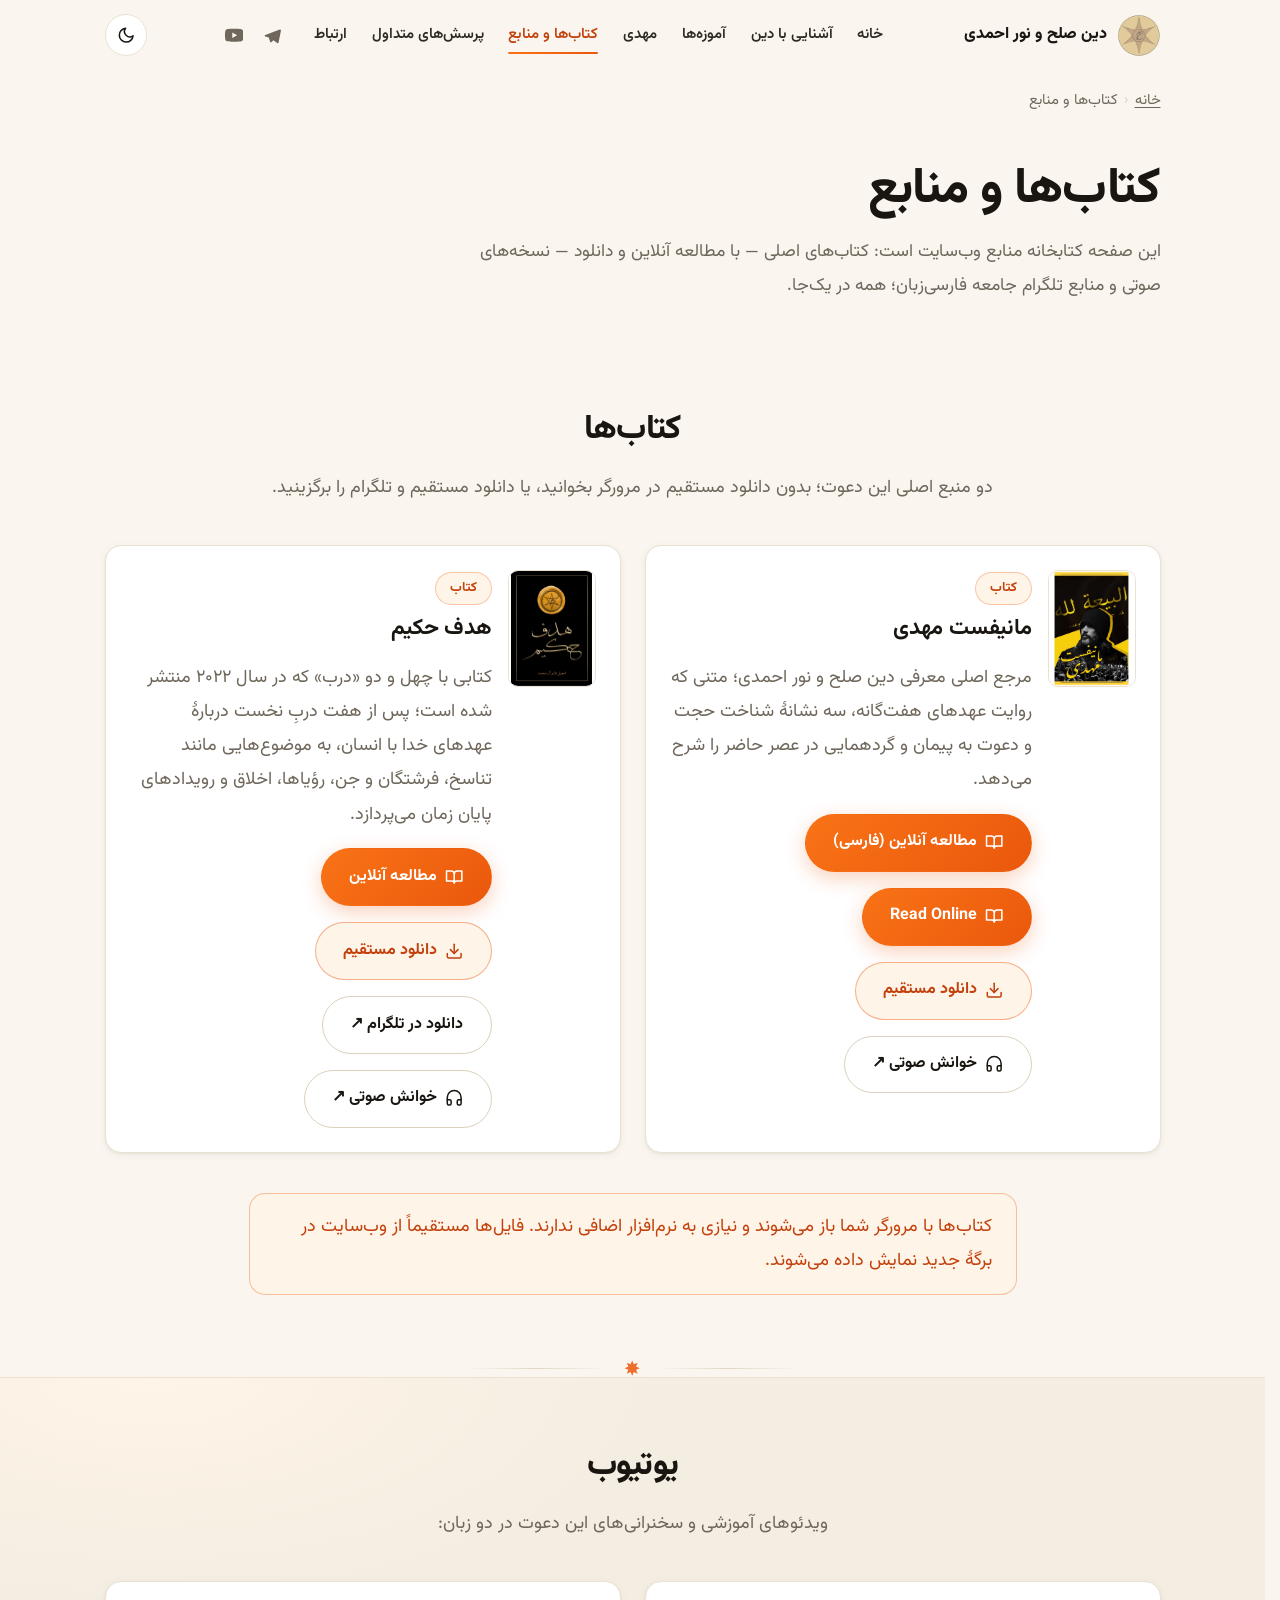
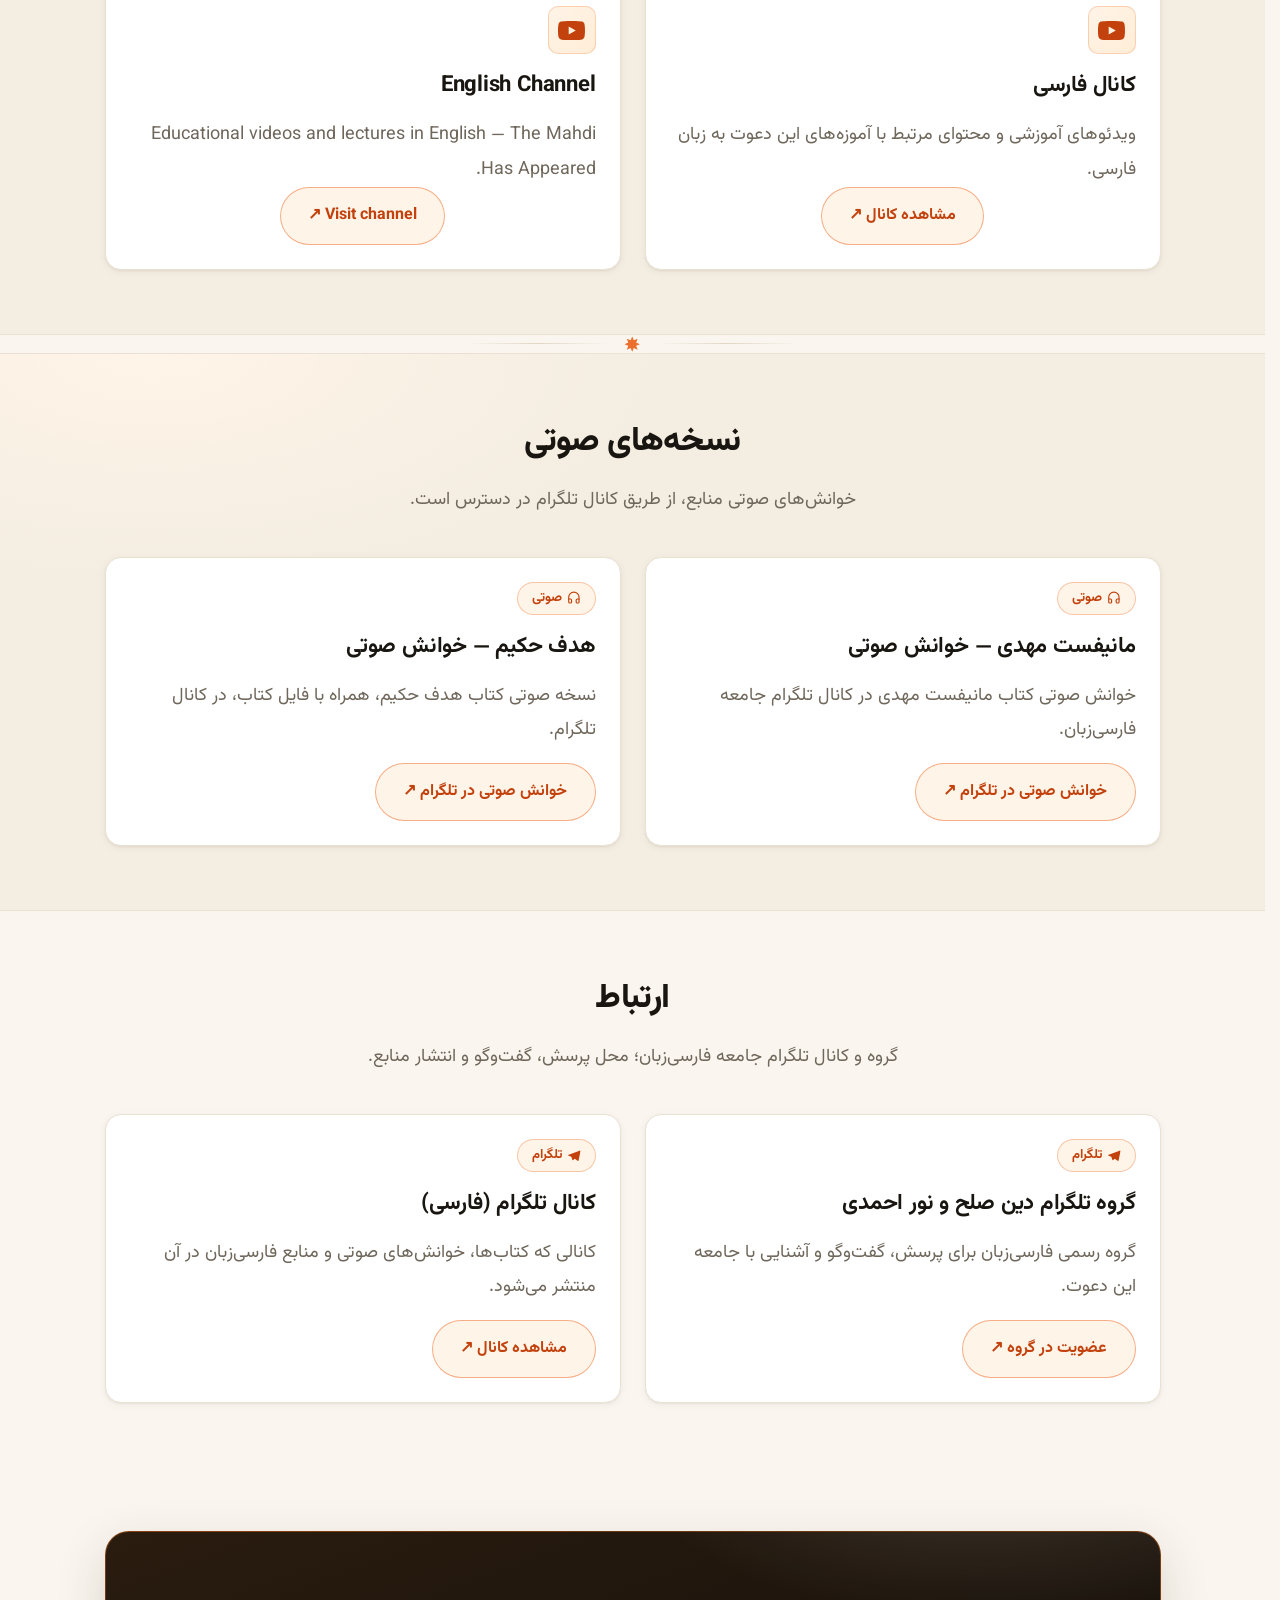
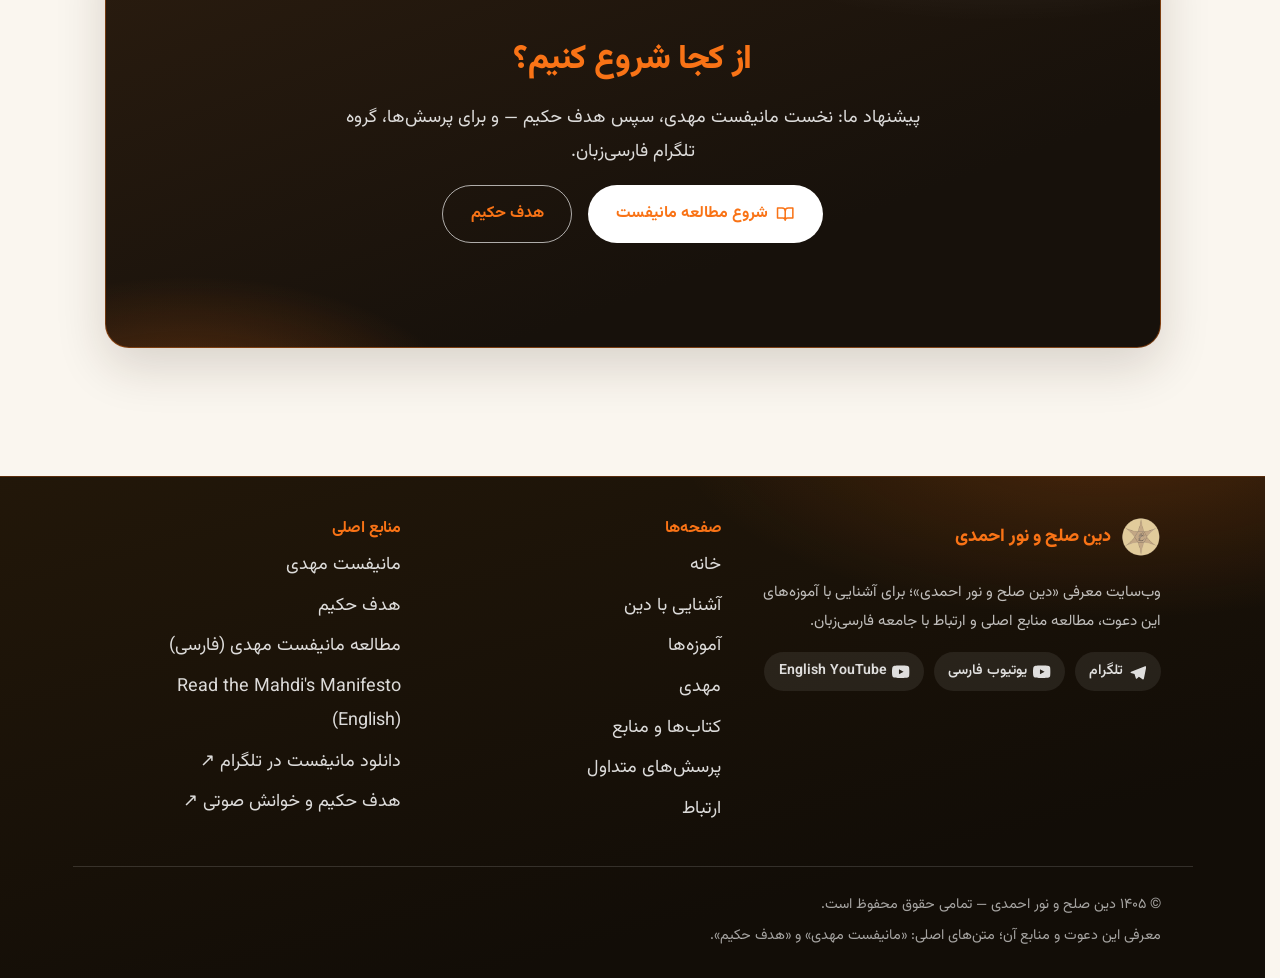
<file: resources.html>
<!DOCTYPE html>
<html lang="fa" dir="rtl">
<head>
  <meta charset="UTF-8">
  <script>(function(){try{var t=localStorage.getItem("ahmadi-theme");if(!t){t=window.matchMedia&&window.matchMedia("(prefers-color-scheme: dark)").matches?"dark":"light";}document.documentElement.setAttribute("data-theme",t);document.documentElement.classList.add("js");}catch(e){document.documentElement.classList.add("js");}})();</script>
  <meta name="viewport" content="width=device-width, initial-scale=1">
  <title>کتاب‌ها و منابع | دین صلح و نور احمدی</title>
  <meta name="description" content="کتابخانه منابع دین صلح و نور احمدی؛ مطالعه آنلاین و دانلود مانیفست مهدی و هدف حکیم، نسخه‌های صوتی، یوتیوب فارسی و انگلیسی و منابع تلگرام.">
  <link rel="canonical" href="https://alirezaiwisi1.github.io/Ahmadiwebsite/resources.html">
  <meta property="og:type" content="website">
  <meta property="og:locale" content="fa_IR">
  <meta property="og:site_name" content="دین صلح و نور احمدی">
  <meta property="og:title" content="کتاب‌ها و منابع | دین صلح و نور احمدی">
  <meta property="og:description" content="کتابخانه منابع دین صلح و نور احمدی؛ کتاب‌ها، نسخه‌های صوتی و منابع تلگرام.">
  <meta property="og:url" content="https://alirezaiwisi1.github.io/Ahmadiwebsite/resources.html">
  <meta property="og:image" content="https://alirezaiwisi1.github.io/Ahmadiwebsite/assets/images/logo.webp">
  <meta name="twitter:card" content="summary">
  <meta name="twitter:title" content="کتاب‌ها و منابع | دین صلح و نور احمدی">
  <meta name="twitter:description" content="کتابخانه منابع دین صلح و نور احمدی؛ کتاب‌ها، نسخه‌های صوتی و منابع تلگرام.">
  <meta name="twitter:image" content="https://alirezaiwisi1.github.io/Ahmadiwebsite/assets/images/logo.webp">
  <meta name="theme-color" content="#faf6ef">
  <link rel="icon" href="favicon.svg" type="image/svg+xml">
  <link rel="alternate icon" href="assets/images/logo.webp" type="image/webp">
  <link rel="manifest" href="manifest.json">
  <link rel="preconnect" href="https://fonts.googleapis.com">
  <link rel="preconnect" href="https://fonts.gstatic.com" crossorigin>
  <link href="https://fonts.googleapis.com/css2?family=Vazirmatn:wght@300;400;500;600;700;800;900&display=swap" rel="stylesheet">
  <link rel="stylesheet" href="assets/css/style.css">
  <script type="application/ld+json">
  {
    "@context": "https://schema.org",
    "@type": "WebPage",
    "name": "کتاب‌ها و منابع دین صلح و نور احمدی",
    "url": "https://alirezaiwisi1.github.io/Ahmadiwebsite/resources.html",
    "inLanguage": "fa",
    "isPartOf": {
      "@type": "WebSite",
      "name": "دین صلح و نور احمدی",
      "url": "https://alirezaiwisi1.github.io/Ahmadiwebsite/"
    }
  }
  </script>
</head>
<body>
  <a class="skip-link" href="#main-content">پرش به محتوای اصلی</a>

  <svg xmlns="http://www.w3.org/2000/svg" style="display:none" aria-hidden="true">
    <symbol id="ic-tg" viewBox="0 0 24 24"><path fill="currentColor" d="M21.9 4.6 2.9 11.9c-1 .4-1 1.4-.2 1.7l4.8 1.5 1.8 5.6c.3.8 1 .9 1.6.4l2.6-2.4 4.9 3.6c.8.5 1.7.2 1.9-.8l3.1-15.3c.3-1.2-.5-1.9-1.5-1.6z"/></symbol>
    <symbol id="ic-book" viewBox="0 0 24 24"><path fill="none" stroke="currentColor" stroke-width="2" stroke-linecap="round" stroke-linejoin="round" d="M4 19.5v-15A2.5 2.5 0 0 1 6.5 2H20v20H6.5a2.5 2.5 0 0 1 0-5H20"/></symbol>
    <symbol id="ic-reader" viewBox="0 0 24 24"><path fill="none" stroke="currentColor" stroke-width="2" stroke-linecap="round" stroke-linejoin="round" d="M2 4h6a4 4 0 0 1 4 4v12a3 3 0 0 0-3-3H2zm20 0h-6a4 4 0 0 0-4 4v12a3 3 0 0 1 3-3h7z"/></symbol>
    <symbol id="ic-audio" viewBox="0 0 24 24"><g fill="none" stroke="currentColor" stroke-width="2" stroke-linecap="round" stroke-linejoin="round"><path d="M3 14v-3a9 9 0 0 1 18 0v3"/><path d="M3 14h3a2 2 0 0 1 2 2v3a2 2 0 0 1-2 2H5a2 2 0 0 1-2-2v-5Z"/><path d="M21 14h-3a2 2 0 0 0-2 2v3a2 2 0 0 0 2 2h1a2 2 0 0 0 2-2v-5Z"/></g></symbol>
    <symbol id="ic-download" viewBox="0 0 24 24"><g fill="none" stroke="currentColor" stroke-width="2" stroke-linecap="round" stroke-linejoin="round"><path d="M21 15v4a2 2 0 0 1-2 2H5a2 2 0 0 1-2-2v-4"/><polyline points="7 10 12 15 17 10"/><line x1="12" y1="15" x2="12" y2="3"/></g></symbol>
    <symbol id="ic-moon" viewBox="0 0 24 24"><path fill="none" stroke="currentColor" stroke-width="2" stroke-linecap="round" stroke-linejoin="round" d="M21 12.79A9 9 0 1 1 11.21 3 7 7 0 0 0 21 12.79z"/></symbol>
    <symbol id="ic-sun" viewBox="0 0 24 24"><g fill="none" stroke="currentColor" stroke-width="2" stroke-linecap="round" stroke-linejoin="round"><circle cx="12" cy="12" r="4.5"/><line x1="12" y1="1.5" x2="12" y2="3.5"/><line x1="12" y1="20.5" x2="12" y2="22.5"/><line x1="4.6" y1="4.6" x2="6" y2="6"/><line x1="18" y1="18" x2="19.4" y2="19.4"/><line x1="1.5" y1="12" x2="3.5" y2="12"/><line x1="20.5" y1="12" x2="22.5" y2="12"/><line x1="4.6" y1="19.4" x2="6" y2="18"/><line x1="18" y1="6" x2="19.4" y2="4.6"/></g></symbol>
    <symbol id="ic-star8" viewBox="0 0 24 24"><path fill="currentColor" d="M22 12 17.1 14.1 19.1 19.1 14.1 17.1 12 22 9.9 17.1 4.9 19.1 6.9 14.1 2 12 6.9 9.9 4.9 4.9 9.9 6.9 12 2 14.1 6.9 19.1 4.9 17.1 9.9Z"/></symbol>
<symbol id="ic-yt" viewBox="0 0 24 24"><path fill="currentColor" d="M23.5 6.2c-.3-1-1.1-1.8-2.1-2.1C19.5 3.5 12 3.5 12 3.5s-7.5 0-9.4.6c-1 .3-1.8 1.1-2.1 2.1C0 8.1 0 12 0 12s0 3.9.5 5.8c.3 1 1.1 1.8 2.1 2.1 1.9.6 9.4.6 9.4.6s7.5 0 9.4-.6c1-.3 1.8-1.1 2.1-2.1.5-1.9.5-5.8.5-5.8s0-3.9-.5-5.8zM9.5 15.5V8.5l6.3 3.5-6.3 3.5z"/></symbol>
  </svg>

  <div class="reading-progress" aria-hidden="true"><span></span></div>

  <header class="site-header">
    <div class="container site-header__inner">
      <a class="brand" href="index.html">
        <img class="brand__logo" src="assets/images/logo.webp" alt="نشان دین صلح و نور احمدی" width="160" height="160">
        <span>دین صلح و نور احمدی</span>
      </a>
      <nav class="site-nav" aria-label="ناوبری اصلی">
        <button class="site-nav__toggle" type="button" aria-expanded="false" aria-controls="primary-menu" aria-label="نمایش یا پنهان‌سازی منو">
          <span class="site-nav__toggle-bars" aria-hidden="true"></span>
        </button>
        <ul class="site-nav__list" id="primary-menu">
          <li class="nav-home"><a href="index.html">خانه</a></li>
          <li><a href="about.html">آشنایی با دین</a></li>
          <li><a href="teachings.html">آموزه‌ها</a></li>
          <li><a href="mahdi.html">مهدی</a></li>
          <li><a href="resources.html" aria-current="page">کتاب‌ها و منابع</a></li>
          <li class="nav-sec"><a href="faq.html">پرسش‌های متداول</a></li>
          <li class="nav-sec"><a href="contact.html">ارتباط</a></li>
          <li class="nav-more-wrap">
            <button class="nav-more-btn" type="button" aria-expanded="false" aria-haspopup="true">
              بیشتر <svg width="10" height="10" viewBox="0 0 24 24" fill="none" stroke="currentColor" stroke-width="2.5" stroke-linecap="round" aria-hidden="true"><polyline points="6 9 12 15 18 9"/></svg>
            </button>
            <div class="nav-more-dropdown">
              <a href="faq.html">پرسش‌های متداول</a>
              <a href="contact.html">ارتباط</a>
              <a href="manifesto.html">مانیفست مهدی</a>
              <a href="wisdom.html">هدف حکیم</a>
            </div>
          </li>
          <li class="nav-social-item"><a class="nav-tg" href="https://t.me/theahmadireligionfarsi" target="_blank" rel="noopener" aria-label="گروه تلگرام دین صلح و نور احمدی — باز شدن در تلگرام"><svg class="ic" aria-hidden="true"><use href="#ic-tg"/></svg>گروه تلگرام</a></li>
          <li class="nav-social-item"><a class="nav-tg" href="https://youtube.com/@ahmadireligion_fa" target="_blank" rel="noopener" aria-label="کانال یوتیوب فارسی دین صلح و نور احمدی — باز شدن در یوتیوب"><svg class="ic" aria-hidden="true"><use href="#ic-yt"/></svg>یوتیوب فارسی</a></li>
        </ul>
        <div class="nav-social">
          <a href="https://t.me/theahmadireligionfarsi" target="_blank" rel="noopener" aria-label="گروه تلگرام دین صلح و نور احمدی"><svg class="ic" aria-hidden="true"><use href="#ic-tg"/></svg></a>
          <a href="https://youtube.com/@ahmadireligion_fa" target="_blank" rel="noopener" aria-label="کانال یوتیوب فارسی دین صلح و نور احمدی"><svg class="ic" aria-hidden="true"><use href="#ic-yt"/></svg></a>
        </div>
      </nav>
      <button class="theme-toggle" id="theme-toggle" type="button" aria-label="تغییر پوسته روشن و تاریک" aria-pressed="false">
        <svg class="ic theme-toggle__icon theme-toggle__icon--moon" aria-hidden="true"><use href="#ic-moon"/></svg>
        <svg class="ic theme-toggle__icon theme-toggle__icon--sun" aria-hidden="true"><use href="#ic-sun"/></svg>
      </button>
    </div>
  </header>

  <main id="main-content" tabindex="-1">
    <nav class="breadcrumb container" aria-label="مسیر صفحه">
      <ol>
        <li><a href="index.html">خانه</a></li>
        <li aria-current="page">کتاب‌ها و منابع</li>
      </ol>
    </nav>

    <section class="page-header container">
      <h1>کتاب‌ها و منابع</h1>
      <p class="lead">
        این صفحه کتابخانه منابع وب‌سایت است: کتاب‌های اصلی — با مطالعه آنلاین و دانلود — نسخه‌های صوتی و
        منابع تلگرام جامعه فارسی‌زبان؛ همه در یک‌جا.
      </p>
    </section>

    <section class="section" aria-labelledby="books-title">
      <div class="container">
        <div class="section-head">
          <h2 id="books-title">کتاب‌ها</h2>
          <p>دو منبع اصلی این دعوت؛ بدون دانلود مستقیم در مرورگر بخوانید، یا دانلود مستقیم و تلگرام را برگزینید.</p>
        </div>
        <div class="card-grid card-grid--2">
          <article class="card resource-card resource-card--media" data-reveal>
            <div class="resource-card__cover">
              <img src="assets/images/mahdis-manifesto-persian.webp" alt="جلد کتاب مانیفست مهدی" width="600" height="800" loading="lazy">
            </div>
            <div>
              <span class="badge">کتاب</span>
              <h3>مانیفست مهدی</h3>
              <p>
                مرجع اصلی معرفی دین صلح و نور احمدی؛ متنی که روایت عهدهای هفت‌گانه، سه نشانهٔ شناخت
                حجت و دعوت به پیمان و گردهمایی در عصر حاضر را شرح می‌دهد.
              </p>
              <div class="btn-row">
                <a class="btn btn--primary" href="assets/pdf/The_Mahdis_Manifesto_Booklet_Farsi.pdf" target="_blank" rel="noopener noreferrer"><svg class="ic" aria-hidden="true"><use href="#ic-reader"/></svg> مطالعه آنلاین (فارسی)</a>
                <a class="btn btn--primary" href="assets/pdf/The-Mahdis-Manifesto.pdf" target="_blank" rel="noopener noreferrer"><svg class="ic" aria-hidden="true"><use href="#ic-reader"/></svg> Read Online</a>
                <a class="btn btn--gold" href="https://theahmadireligion.org/download/42616/?tmstv=1765124110" target="_blank" rel="noopener" aria-label="دانلود مستقیم مانیفست مهدی — باز شدن در وب‌سایت رسمی"><svg class="ic" aria-hidden="true"><use href="#ic-download"/></svg> دانلود مستقیم</a>
                <a class="btn btn--ghost" href="https://t.me/theahmadireligion_farsi_channel/7127" target="_blank" rel="noopener" aria-label="خوانش صوتی مانیفست مهدی در تلگرام — باز شدن در تلگرام"><svg class="ic" aria-hidden="true"><use href="#ic-audio"/></svg> خوانش صوتی ↗</a>
              </div>
            </div>
          </article>
          <article class="card resource-card resource-card--media" data-reveal>
            <div class="resource-card__cover">
              <img src="assets/images/hadaf-hakim-persian.webp" alt="جلد کتاب هدف حکیم" width="600" height="800" loading="lazy">
            </div>
            <div>
              <span class="badge">کتاب</span>
              <h3>هدف حکیم</h3>
              <p>
                کتابی با چهل و دو «درب» که در سال ۲۰۲۲ منتشر شده است؛ پس از هفت دربِ نخست دربارهٔ
                عهدهای خدا با انسان، به موضوع‌هایی مانند تناسخ، فرشتگان و جن، رؤیاها، اخلاق و
                رویدادهای پایان زمان می‌پردازد.
              </p>
              <div class="btn-row">
                <a class="btn btn--primary" href="assets/pdf/The-Goal-of-the-Wise-Persian.pdf" target="_blank" rel="noopener noreferrer"><svg class="ic" aria-hidden="true"><use href="#ic-reader"/></svg> مطالعه آنلاین</a>
                <a class="btn btn--gold" href="https://theahmadireligion.org/download/42889/?tmstv=1765481076" target="_blank" rel="noopener" aria-label="دانلود مستقیم هدف حکیم — باز شدن در وب‌سایت رسمی"><svg class="ic" aria-hidden="true"><use href="#ic-download"/></svg> دانلود مستقیم</a>
                <a class="btn btn--ghost" href="https://t.me/theahmadireligion_farsi_channel/7121?single" target="_blank" rel="noopener" aria-label="هدف حکیم — دانلود کتاب در تلگرام">دانلود در تلگرام ↗</a>
                <a class="btn btn--ghost" href="https://t.me/theahmadireligion_farsi_channel/6010" target="_blank" rel="noopener" aria-label="خوانش صوتی هدف حکیم در تلگرام — باز شدن در تلگرام"><svg class="ic" aria-hidden="true"><use href="#ic-audio"/></svg> خوانش صوتی ↗</a>
              </div>
            </div>
          </article>
        </div>
        <div class="notice" style="margin-top: var(--space-5);">
          <p>
            کتاب‌ها با مرورگر شما باز می‌شوند و نیازی به نرم‌افزار اضافی ندارند. فایل‌ها مستقیماً از
            وب‌سایت در برگهٔ جدید نمایش داده می‌شوند.
          </p>
        </div>
      </div>
    </section>

    <div class="ornament" aria-hidden="true"><svg class="ic"><use href="#ic-star8"/></svg></div>

    <section class="section section--alt" aria-labelledby="youtube-title">
      <div class="container">
        <div class="section-head">
          <h2 id="youtube-title">یوتیوب</h2>
          <p>ویدئوهای آموزشی و سخنرانی‌های این دعوت در دو زبان:</p>
        </div>
        <div class="card-grid card-grid--2">
          <article class="card" data-reveal>
            <span class="card__icon" aria-hidden="true"><svg class="ic"><use href="#ic-yt"/></svg></span>
            <h3>کانال فارسی</h3>
            <p>ویدئوهای آموزشی و محتوای مرتبط با آموزه‌های این دعوت به زبان فارسی.</p>
            <div class="btn-row">
              <a class="btn btn--gold" href="https://youtube.com/@ahmadireligion_fa" target="_blank" rel="noopener noreferrer" aria-label="کانال یوتیوب فارسی دین صلح و نور احمدی — باز شدن در یوتیوب">مشاهده کانال ↗</a>
            </div>
          </article>
          <article class="card" data-reveal>
            <span class="card__icon" aria-hidden="true"><svg class="ic"><use href="#ic-yt"/></svg></span>
            <h3>English Channel</h3>
            <p>Educational videos and lectures in English — The Mahdi Has Appeared.</p>
            <div class="btn-row">
              <a class="btn btn--gold" href="https://youtube.com/@themahdihasappeared" target="_blank" rel="noopener noreferrer" aria-label="The Mahdi Has Appeared YouTube channel — opens in YouTube">Visit channel ↗</a>
            </div>
          </article>
        </div>
      </div>
    </section>

    <div class="ornament" aria-hidden="true"><svg class="ic"><use href="#ic-star8"/></svg></div>

    <section class="section section--alt" aria-labelledby="audio-title">
      <div class="container">
        <div class="section-head">
          <h2 id="audio-title">نسخه‌های صوتی</h2>
          <p>خوانش‌های صوتی منابع، از طریق کانال تلگرام در دسترس است.</p>
        </div>
        <div class="card-grid card-grid--2">
          <article class="card resource-card" data-reveal>
            <span class="badge"><svg class="ic" aria-hidden="true"><use href="#ic-audio"/></svg> صوتی</span>
            <h3>مانیفست مهدی — خوانش صوتی</h3>
            <p>خوانش صوتی کتاب مانیفست مهدی در کانال تلگرام جامعه فارسی‌زبان.</p>
            <div class="btn-row">
              <a class="btn btn--gold" href="https://t.me/theahmadireligion_farsi_channel/7127" target="_blank" rel="noopener" aria-label="خوانش صوتی مانیفست مهدی در تلگرام — باز شدن در تلگرام">خوانش صوتی در تلگرام ↗</a>
            </div>
          </article>
          <article class="card resource-card" data-reveal>
            <span class="badge"><svg class="ic" aria-hidden="true"><use href="#ic-audio"/></svg> صوتی</span>
            <h3>هدف حکیم — خوانش صوتی</h3>
            <p>نسخه صوتی کتاب هدف حکیم، همراه با فایل کتاب، در کانال تلگرام.</p>
            <div class="btn-row">
              <a class="btn btn--gold" href="https://t.me/theahmadireligion_farsi_channel/6010" target="_blank" rel="noopener" aria-label="خوانش صوتی هدف حکیم در تلگرام — باز شدن در تلگرام">خوانش صوتی در تلگرام ↗</a>
            </div>
          </article>
        </div>
      </div>
    </section>

    <section class="section" aria-labelledby="community-title">
      <div class="container">
        <div class="section-head">
          <h2 id="community-title">ارتباط</h2>
          <p>گروه و کانال تلگرام جامعه فارسی‌زبان؛ محل پرسش، گفت‌وگو و انتشار منابع.</p>
        </div>
        <div class="card-grid card-grid--2">
          <article class="card resource-card" data-reveal>
            <span class="badge"><svg class="ic" aria-hidden="true"><use href="#ic-tg"/></svg> تلگرام</span>
            <h3>گروه تلگرام دین صلح و نور احمدی</h3>
            <p>گروه رسمی فارسی‌زبان برای پرسش، گفت‌وگو و آشنایی با جامعه این دعوت.</p>
            <div class="btn-row">
              <a class="btn btn--gold" href="https://t.me/theahmadireligionfarsi" target="_blank" rel="noopener" aria-label="گروه تلگرام دین صلح و نور احمدی — باز شدن در تلگرام">عضویت در گروه ↗</a>
            </div>
          </article>
          <article class="card resource-card" data-reveal>
            <span class="badge"><svg class="ic" aria-hidden="true"><use href="#ic-tg"/></svg> تلگرام</span>
            <h3>کانال تلگرام (فارسی)</h3>
            <p>کانالی که کتاب‌ها، خوانش‌های صوتی و منابع فارسی‌زبان در آن منتشر می‌شود.</p>
            <div class="btn-row">
              <a class="btn btn--gold" href="https://t.me/theahmadireligion_farsi_channel" target="_blank" rel="noopener" aria-label="کانال تلگرام فارسی دین صلح و نور احمدی — باز شدن در تلگرام">مشاهده کانال ↗</a>
            </div>
          </article>
        </div>
      </div>
    </section>

    <section class="section" aria-labelledby="cta-title">
      <div class="container">
        <div class="cta-panel">
          <h2 id="cta-title">از کجا شروع کنیم؟</h2>
          <p>پیشنهاد ما: نخست مانیفست مهدی، سپس هدف حکیم — و برای پرسش‌ها، گروه تلگرام فارسی‌زبان.</p>
          <div class="btn-row">
            <a class="btn btn--light" href="assets/pdf/The_Mahdis_Manifesto_Booklet_Farsi.pdf" target="_blank" rel="noopener noreferrer"><svg class="ic" aria-hidden="true"><use href="#ic-reader"/></svg> شروع مطالعه مانیفست</a>
            <a class="btn btn--outline-light" href="wisdom.html">هدف حکیم</a>
          </div>
        </div>
      </div>
    </section>
  </main>

  <footer class="site-footer">
    <div class="container site-footer__inner">
      <div>
        <a class="site-footer__brand" href="index.html">
          <img class="brand__logo" src="assets/images/logo.webp" alt="نشان دین صلح و نور احمدی" width="160" height="160">
          <span>دین صلح و نور احمدی</span>
        </a>
        <p class="site-footer__desc">
          وب‌سایت معرفی «دین صلح و نور احمدی»؛ برای آشنایی با آموزه‌های این دعوت، مطالعه منابع اصلی و ارتباط با جامعه فارسی‌زبان.
        </p>
        <div class="site-footer__social">
          <a href="https://t.me/theahmadireligionfarsi" target="_blank" rel="noopener" aria-label="گروه تلگرام دین صلح و نور احمدی"><svg class="ic" aria-hidden="true"><use href="#ic-tg"/></svg> تلگرام</a>
          <a href="https://youtube.com/@ahmadireligion_fa" target="_blank" rel="noopener" aria-label="کانال یوتیوب فارسی دین صلح و نور احمدی"><svg class="ic" aria-hidden="true"><use href="#ic-yt"/></svg> یوتیوب فارسی</a>
          <a href="https://youtube.com/@themahdihasappeared" target="_blank" rel="noopener" aria-label="The Mahdi Has Appeared YouTube channel"><svg class="ic" aria-hidden="true"><use href="#ic-yt"/></svg> English YouTube</a>
        </div>
      </div>
      <nav aria-label="ناوبری پابرگ">
        <h3 class="site-footer__heading">صفحه‌ها</h3>
        <ul class="site-footer__nav">
          <li><a href="index.html">خانه</a></li>
          <li><a href="about.html">آشنایی با دین</a></li>
          <li><a href="teachings.html">آموزه‌ها</a></li>
          <li><a href="mahdi.html">مهدی</a></li>
          <li><a href="resources.html">کتاب‌ها و منابع</a></li>
          <li><a href="faq.html">پرسش‌های متداول</a></li>
          <li><a href="contact.html">ارتباط</a></li>
        </ul>
      </nav>
      <div>
        <h3 class="site-footer__heading">منابع اصلی</h3>
        <ul class="site-footer__links">
          <li><a href="manifesto.html">مانیفست مهدی</a></li>
          <li><a href="wisdom.html">هدف حکیم</a></li>
          <li><a href="assets/pdf/The_Mahdis_Manifesto_Booklet_Farsi.pdf" target="_blank" rel="noopener noreferrer">مطالعه مانیفست مهدی (فارسی)</a></li>
          <li><a href="assets/pdf/The-Mahdis-Manifesto.pdf" target="_blank" rel="noopener noreferrer">Read the Mahdi's Manifesto (English)</a></li>
          <li><a href="https://t.me/theahmadireligion_farsi_channel/7125?single" target="_blank" rel="noopener" aria-label="دانلود مانیفست مهدی در تلگرام — باز شدن در تلگرام">دانلود مانیفست در تلگرام ↗</a></li>
          <li><a href="https://t.me/theahmadireligion_farsi_channel/7121?single" target="_blank" rel="noopener" aria-label="هدف حکیم — دانلود کتاب و خوانش صوتی در تلگرام">هدف حکیم و خوانش صوتی ↗</a></li>
        </ul>
      </div>
    </div>
    <div class="container site-footer__meta">
      <p>© <span id="footer-year">۱۴۰۵</span> دین صلح و نور احمدی — تمامی حقوق محفوظ است.</p>
      <p>معرفی این دعوت و منابع آن؛ متن‌های اصلی: «مانیفست مهدی» و «هدف حکیم».</p>
    </div>
  </footer>

  <script src="assets/js/main.js" defer></script>
</body>
</html>
</file>
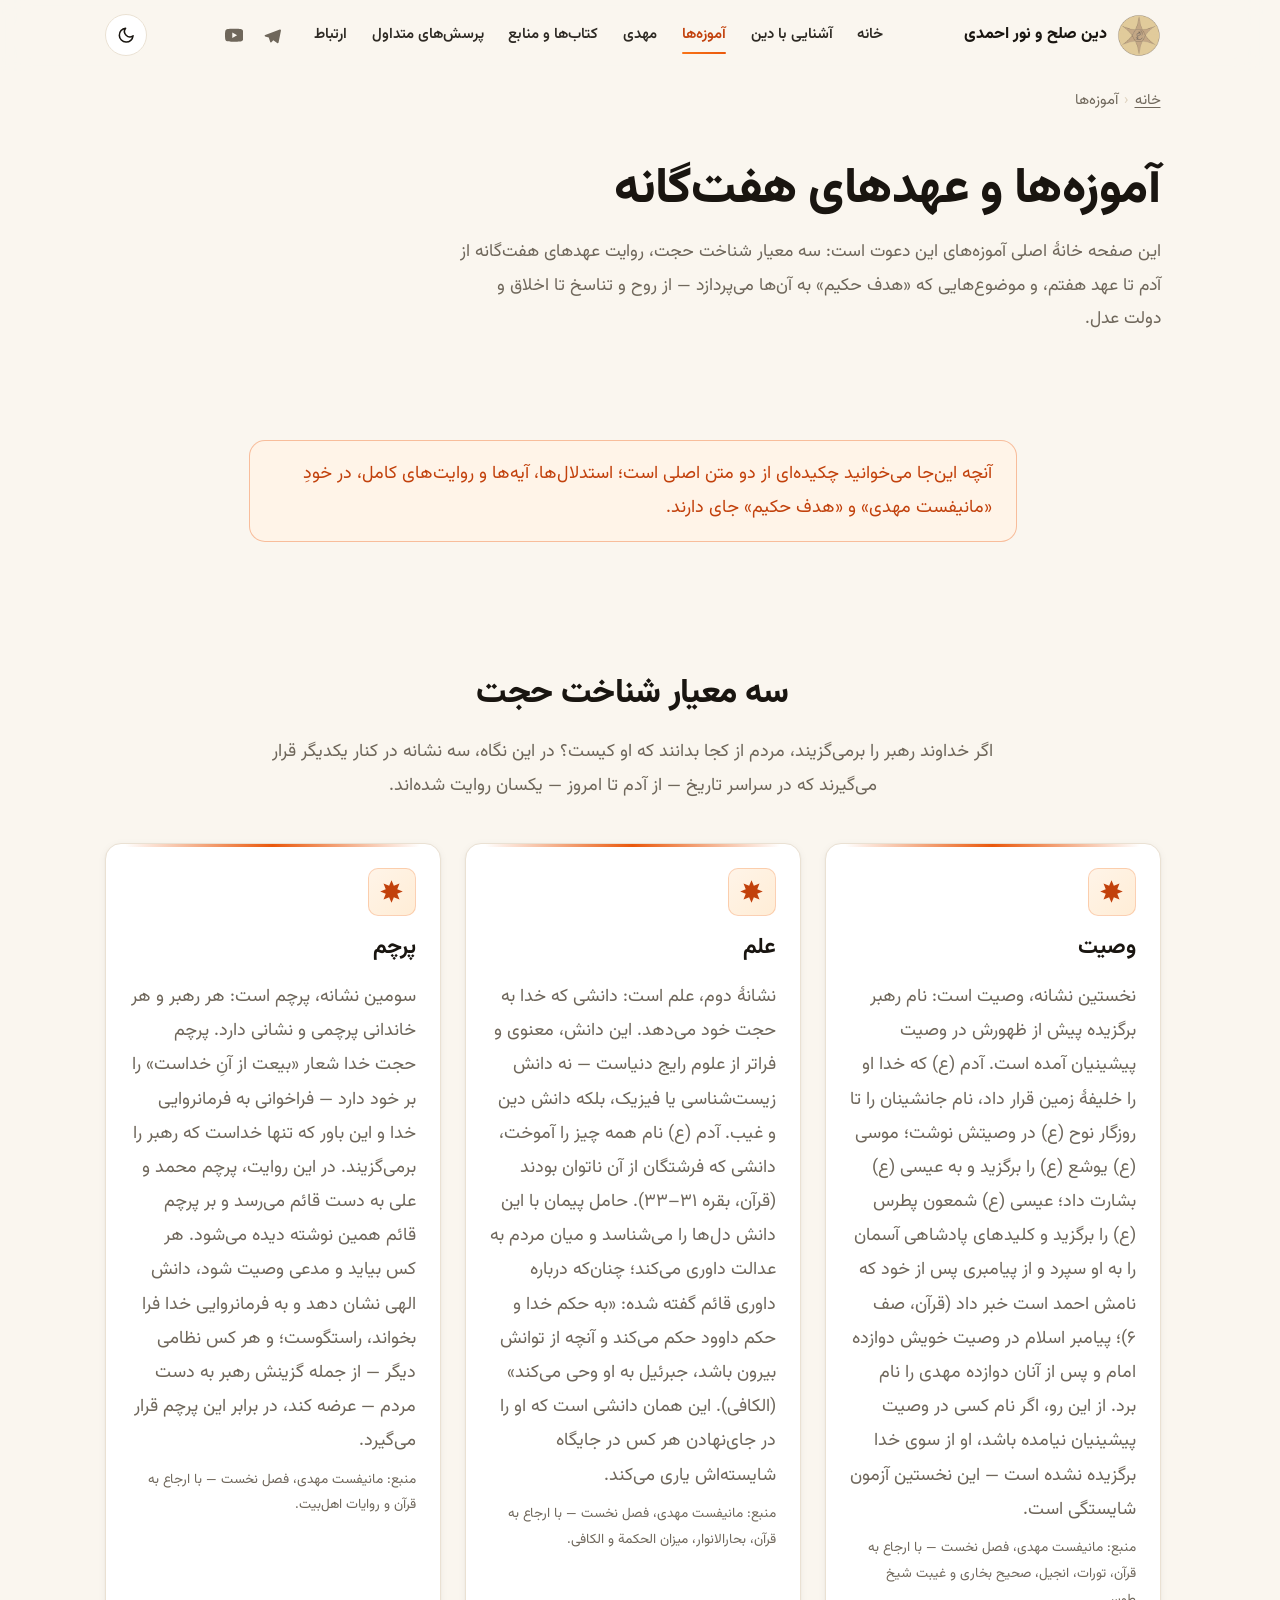
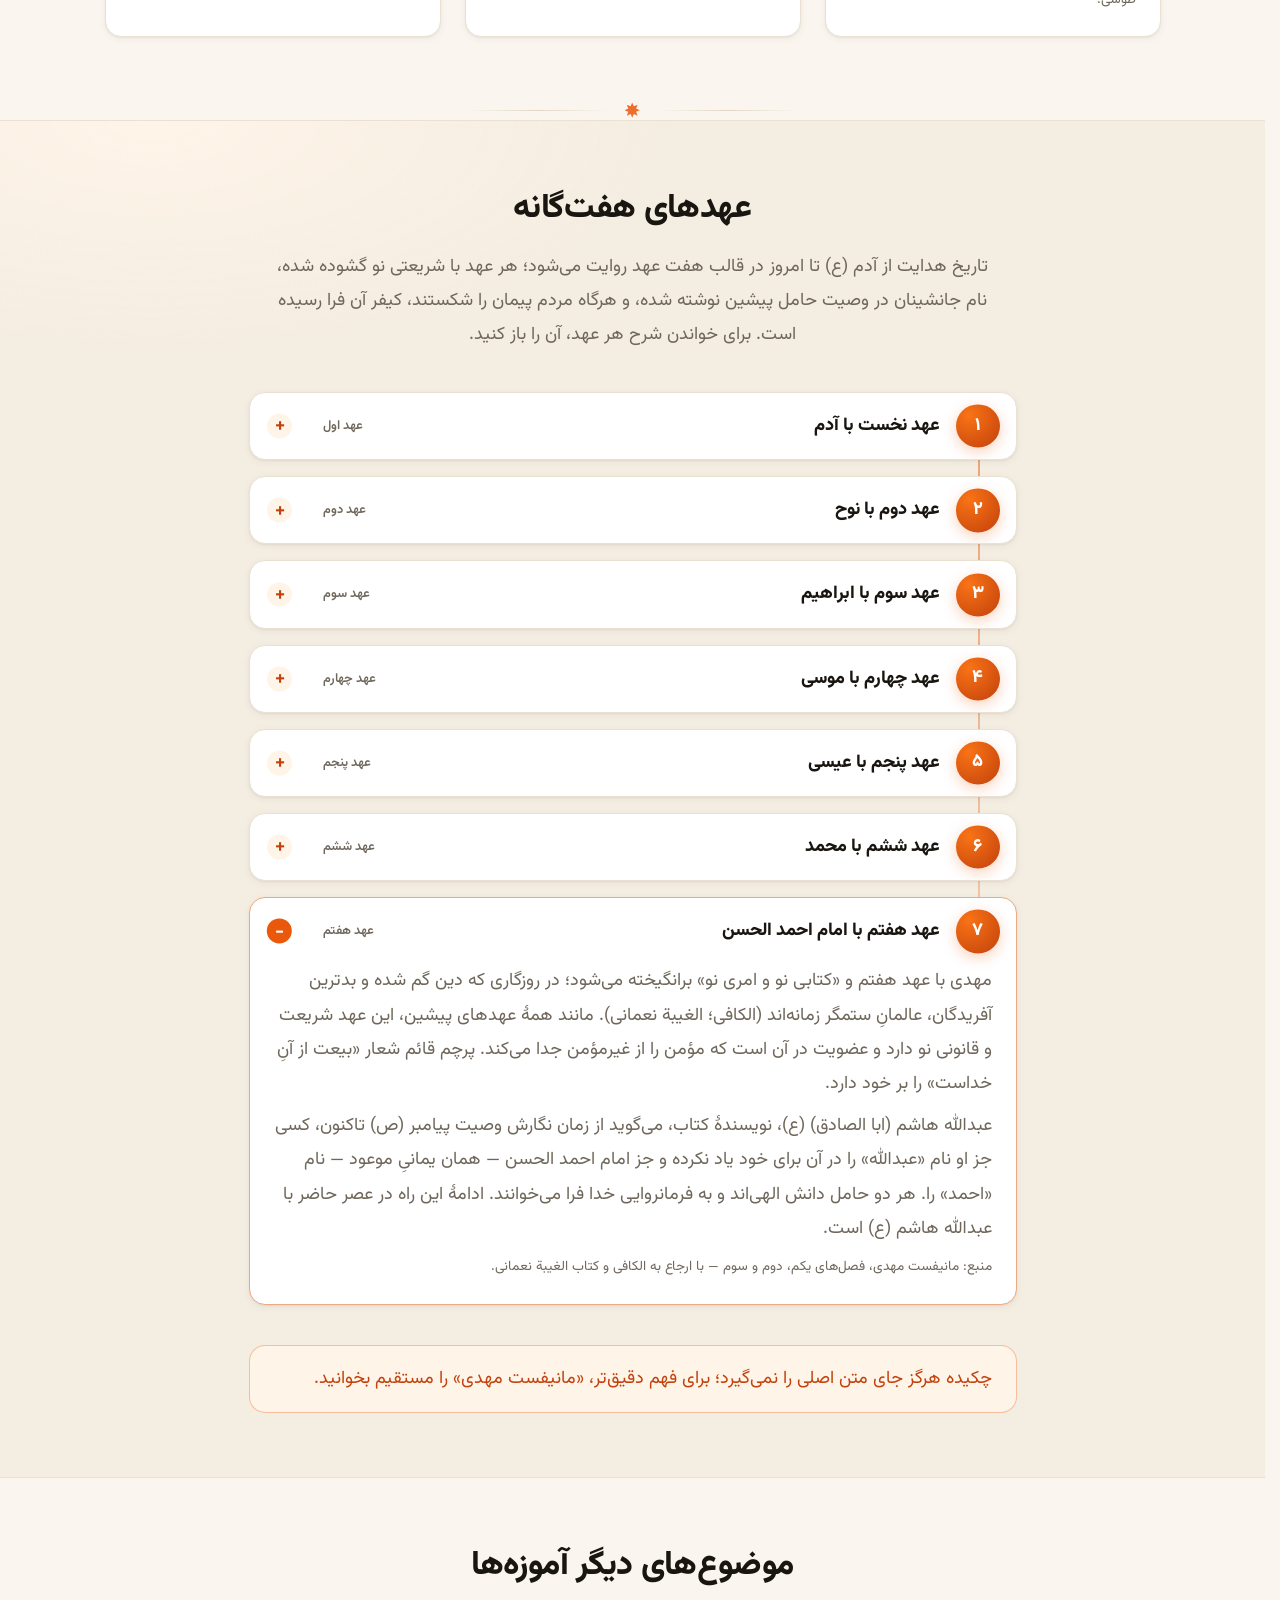
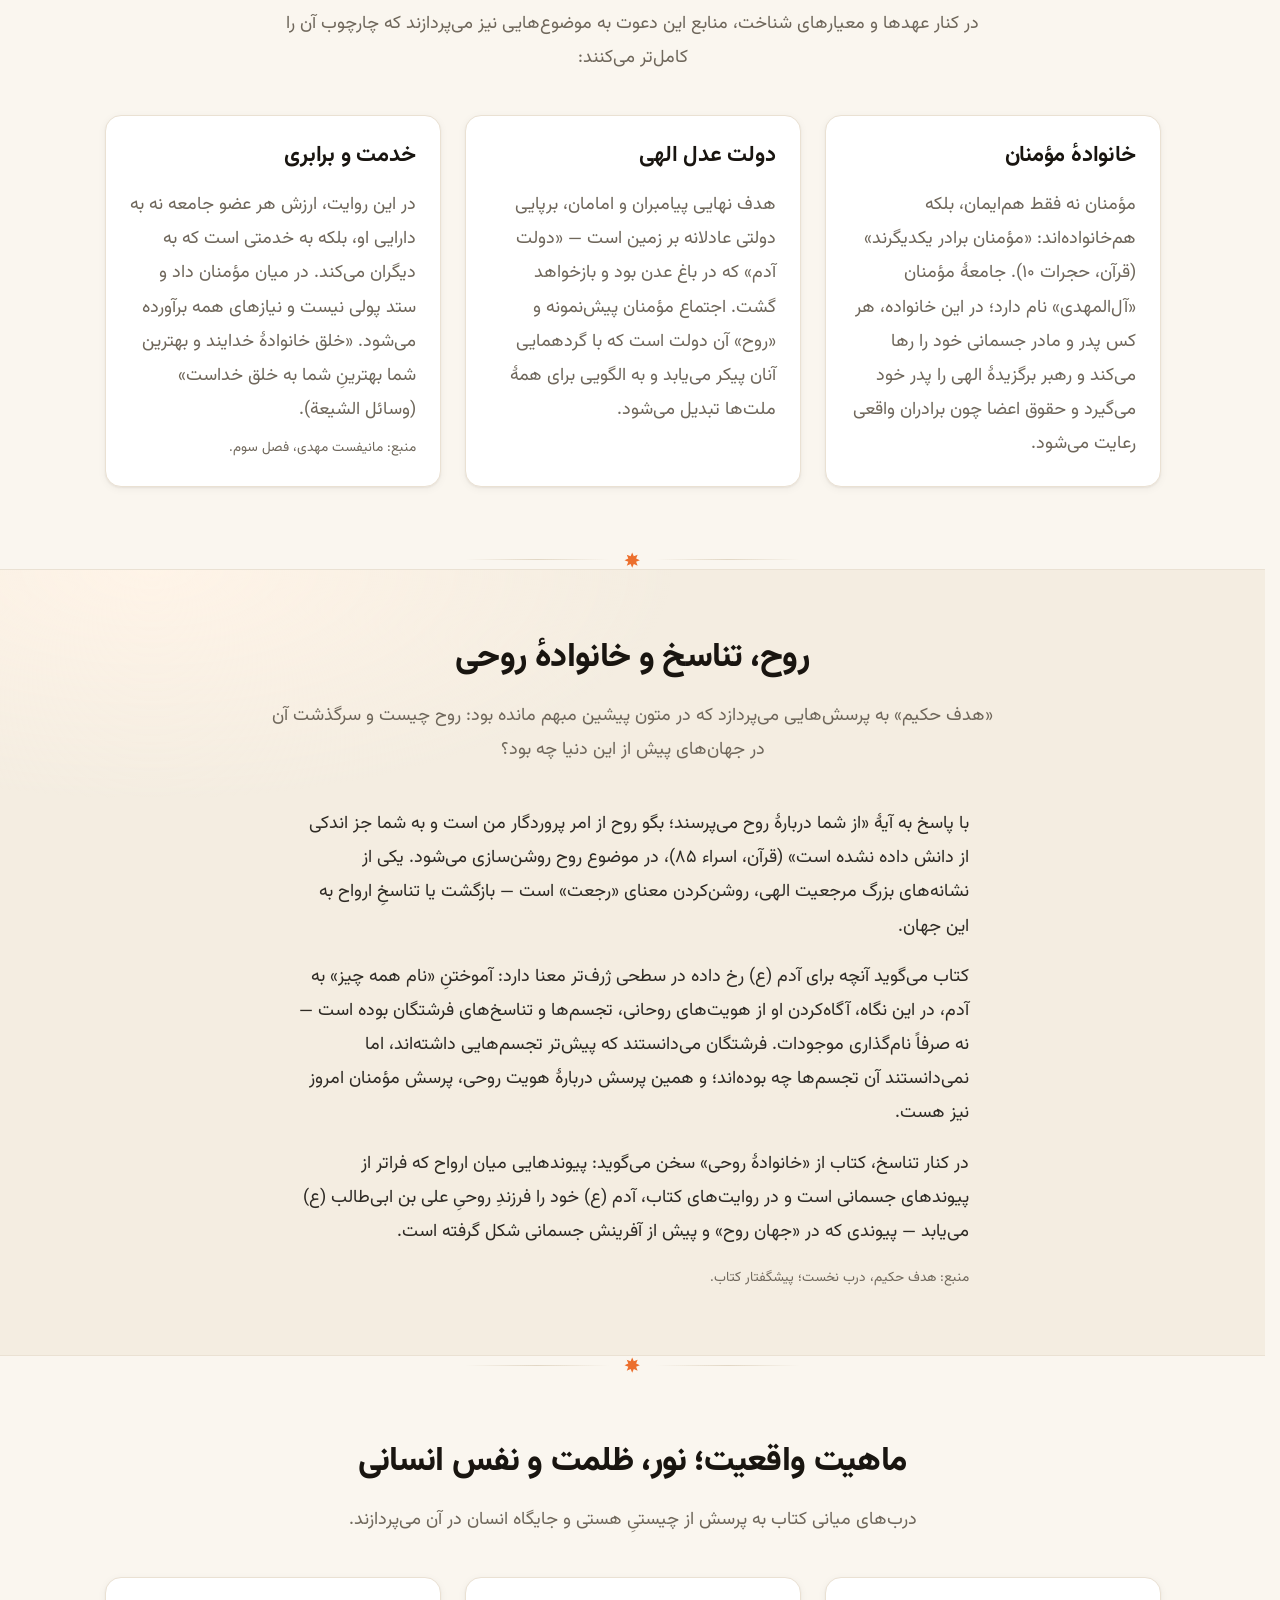
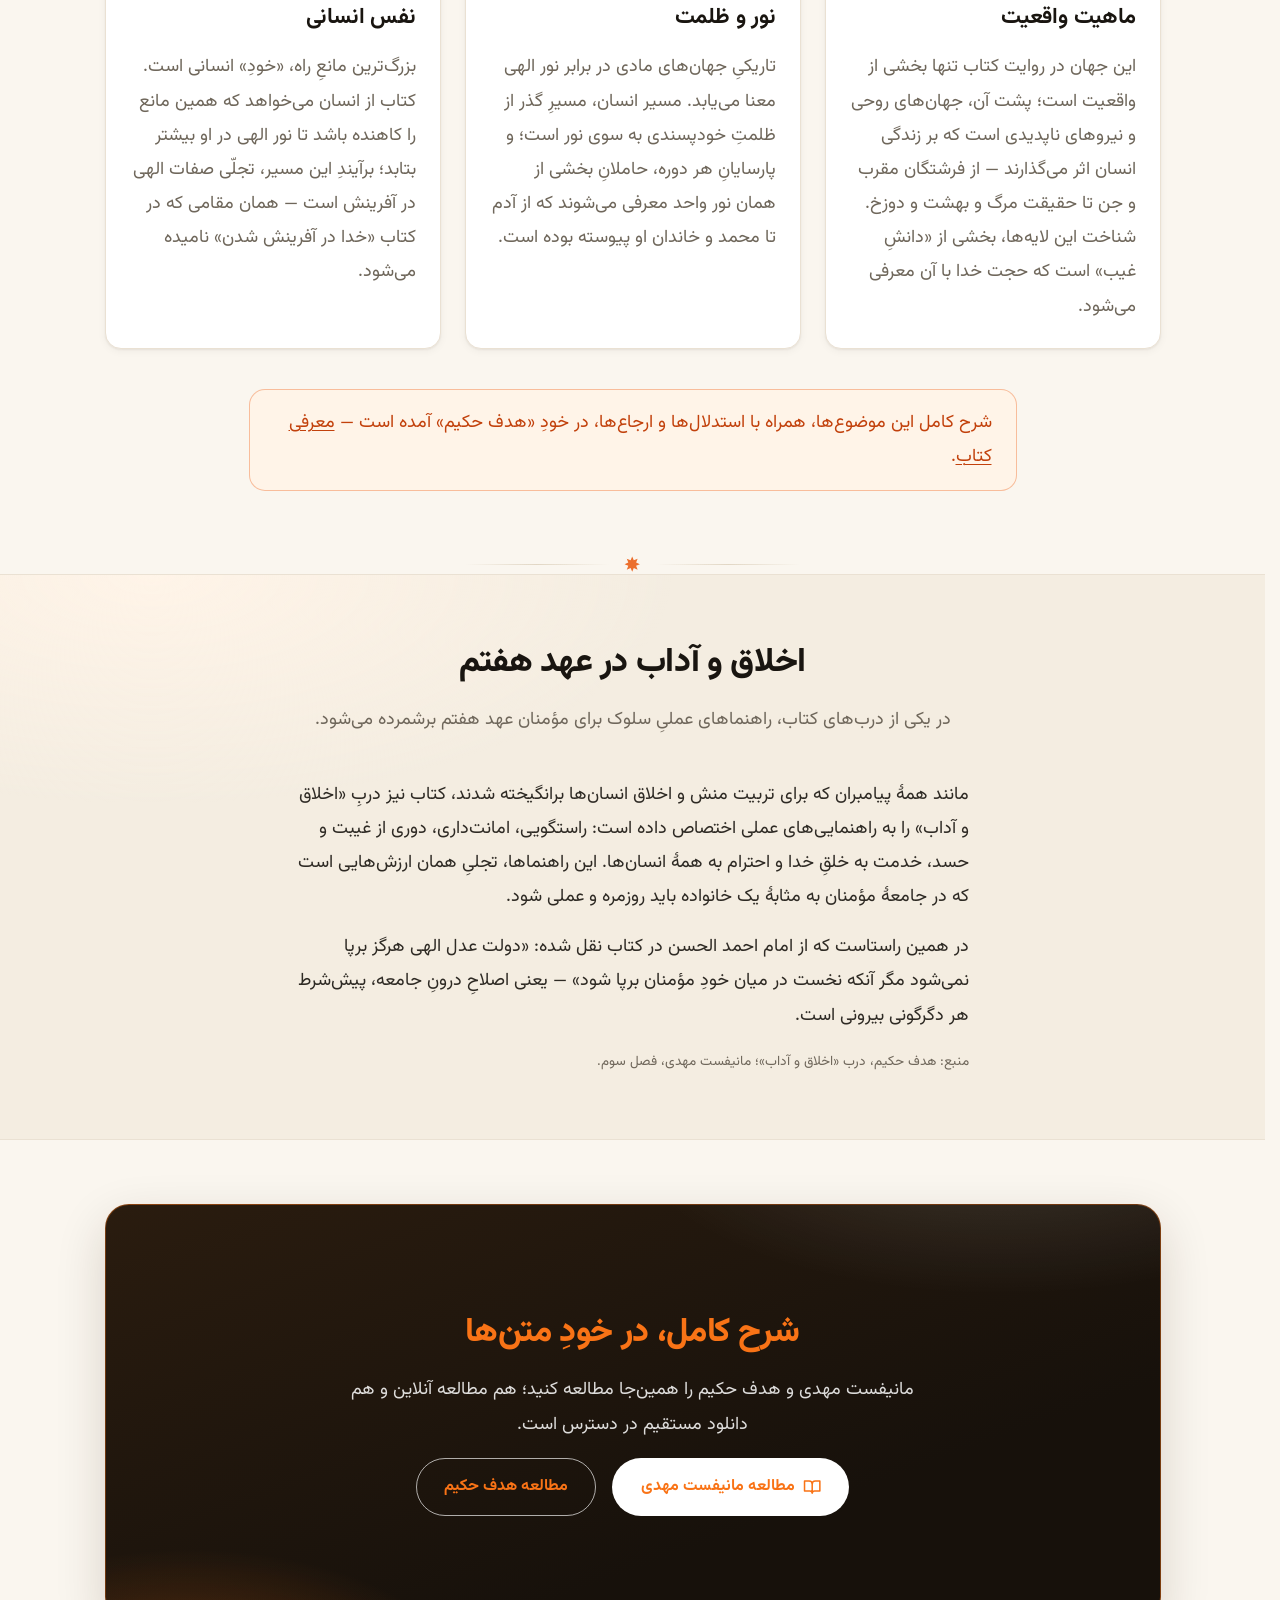
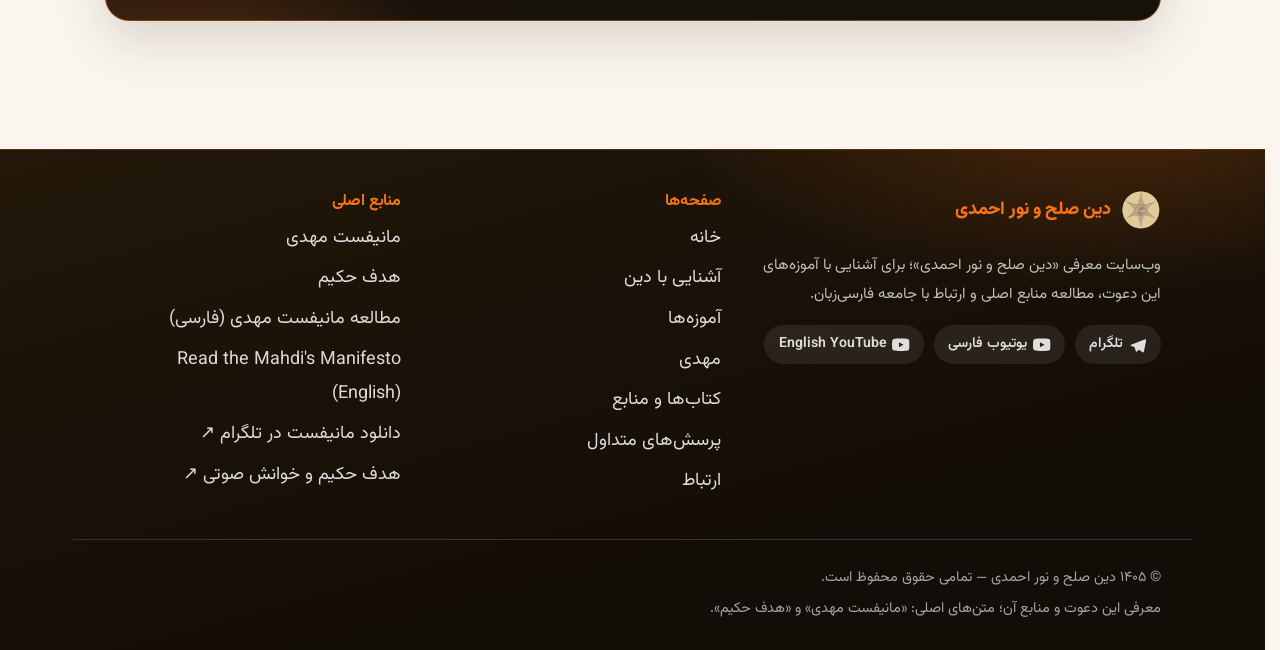
<file: teachings.html>
<!DOCTYPE html>
<html lang="fa" dir="rtl">
<head>
  <meta charset="UTF-8">
  <script>(function(){try{var t=localStorage.getItem("ahmadi-theme");if(!t){t=window.matchMedia&&window.matchMedia("(prefers-color-scheme: dark)").matches?"dark":"light";}document.documentElement.setAttribute("data-theme",t);document.documentElement.classList.add("js");}catch(e){document.documentElement.classList.add("js");}})();</script>
  <meta name="viewport" content="width=device-width, initial-scale=1">
  <title>آموزه‌ها و عهدهای هفت‌گانه | دین صلح و نور احمدی</title>
  <meta name="description" content="خانهٔ اصلی آموزه‌های دین صلح و نور احمدی: سه معیار شناخت حجت — وصیت، علم، پرچم — عهدهای هفت‌گانه، روح و تناسخ، ماهیت واقعیت، اخلاق و دولت عدل الهی؛ برگرفته از مانیفست مهدی و هدف حکیم.">
  <link rel="canonical" href="https://alirezaiwisi1.github.io/Ahmadiwebsite/teachings.html">
  <meta property="og:type" content="website">
  <meta property="og:locale" content="fa_IR">
  <meta property="og:site_name" content="دین صلح و نور احمدی">
  <meta property="og:title" content="آموزه‌ها و عهدهای هفت‌گانه | دین صلح و نور احمدی">
  <meta property="og:description" content="سه معیار شناخت حجت — وصیت، علم، پرچم — و عهدهای هفت‌گانه خدا با انسان بر پایه منابع دین صلح و نور احمدی.">
  <meta property="og:url" content="https://alirezaiwisi1.github.io/Ahmadiwebsite/teachings.html">
  <meta property="og:image" content="https://alirezaiwisi1.github.io/Ahmadiwebsite/assets/images/logo.webp">
  <meta name="twitter:card" content="summary">
  <meta name="twitter:title" content="آموزه‌ها و عهدهای هفت‌گانه | دین صلح و نور احمدی">
  <meta name="twitter:description" content="سه معیار شناخت حجت — وصیت، علم، پرچم — و عهدهای هفت‌گانه خدا با انسان بر پایه منابع دین صلح و نور احمدی.">
  <meta name="twitter:image" content="https://alirezaiwisi1.github.io/Ahmadiwebsite/assets/images/logo.webp">
  <meta name="theme-color" content="#faf6ef">
  <link rel="icon" href="favicon.svg" type="image/svg+xml">
  <link rel="alternate icon" href="assets/images/logo.webp" type="image/webp">
  <link rel="manifest" href="manifest.json">
  <link rel="preconnect" href="https://fonts.googleapis.com">
  <link rel="preconnect" href="https://fonts.gstatic.com" crossorigin>
  <link href="https://fonts.googleapis.com/css2?family=Vazirmatn:wght@300;400;500;600;700;800;900&display=swap" rel="stylesheet">
  <link rel="stylesheet" href="assets/css/style.css">
  <script type="application/ld+json">
  {
    "@context": "https://schema.org",
    "@type": "WebPage",
    "name": "آموزه‌ها و عهدهای هفت‌گانه",
    "url": "https://alirezaiwisi1.github.io/Ahmadiwebsite/teachings.html",
    "inLanguage": "fa",
    "isPartOf": {
      "@type": "WebSite",
      "name": "دین صلح و نور احمدی",
      "url": "https://alirezaiwisi1.github.io/Ahmadiwebsite/"
    }
  }
  </script>
</head>
<body>
  <a class="skip-link" href="#main-content">پرش به محتوای اصلی</a>

  <svg xmlns="http://www.w3.org/2000/svg" style="display:none" aria-hidden="true">
    <symbol id="ic-tg" viewBox="0 0 24 24"><path fill="currentColor" d="M21.9 4.6 2.9 11.9c-1 .4-1 1.4-.2 1.7l4.8 1.5 1.8 5.6c.3.8 1 .9 1.6.4l2.6-2.4 4.9 3.6c.8.5 1.7.2 1.9-.8l3.1-15.3c.3-1.2-.5-1.9-1.5-1.6z"/></symbol>
    <symbol id="ic-book" viewBox="0 0 24 24"><path fill="none" stroke="currentColor" stroke-width="2" stroke-linecap="round" stroke-linejoin="round" d="M4 19.5v-15A2.5 2.5 0 0 1 6.5 2H20v20H6.5a2.5 2.5 0 0 1 0-5H20"/></symbol>
    <symbol id="ic-reader" viewBox="0 0 24 24"><path fill="none" stroke="currentColor" stroke-width="2" stroke-linecap="round" stroke-linejoin="round" d="M2 4h6a4 4 0 0 1 4 4v12a3 3 0 0 0-3-3H2zm20 0h-6a4 4 0 0 0-4 4v12a3 3 0 0 1 3-3h7z"/></symbol>
    <symbol id="ic-moon" viewBox="0 0 24 24"><path fill="none" stroke="currentColor" stroke-width="2" stroke-linecap="round" stroke-linejoin="round" d="M21 12.79A9 9 0 1 1 11.21 3 7 7 0 0 0 21 12.79z"/></symbol>
    <symbol id="ic-sun" viewBox="0 0 24 24"><g fill="none" stroke="currentColor" stroke-width="2" stroke-linecap="round" stroke-linejoin="round"><circle cx="12" cy="12" r="4.5"/><line x1="12" y1="1.5" x2="12" y2="3.5"/><line x1="12" y1="20.5" x2="12" y2="22.5"/><line x1="4.6" y1="4.6" x2="6" y2="6"/><line x1="18" y1="18" x2="19.4" y2="19.4"/><line x1="1.5" y1="12" x2="3.5" y2="12"/><line x1="20.5" y1="12" x2="22.5" y2="12"/><line x1="4.6" y1="19.4" x2="6" y2="18"/><line x1="18" y1="6" x2="19.4" y2="4.6"/></g></symbol>
    <symbol id="ic-star8" viewBox="0 0 24 24"><path fill="currentColor" d="M22 12 17.1 14.1 19.1 19.1 14.1 17.1 12 22 9.9 17.1 4.9 19.1 6.9 14.1 2 12 6.9 9.9 4.9 4.9 9.9 6.9 12 2 14.1 6.9 19.1 4.9 17.1 9.9Z"/></symbol>
<symbol id="ic-yt" viewBox="0 0 24 24"><path fill="currentColor" d="M23.5 6.2c-.3-1-1.1-1.8-2.1-2.1C19.5 3.5 12 3.5 12 3.5s-7.5 0-9.4.6c-1 .3-1.8 1.1-2.1 2.1C0 8.1 0 12 0 12s0 3.9.5 5.8c.3 1 1.1 1.8 2.1 2.1 1.9.6 9.4.6 9.4.6s7.5 0 9.4-.6c1-.3 1.8-1.1 2.1-2.1.5-1.9.5-5.8.5-5.8s0-3.9-.5-5.8zM9.5 15.5V8.5l6.3 3.5-6.3 3.5z"/></symbol>
  </svg>

  <div class="reading-progress" aria-hidden="true"><span></span></div>

  <header class="site-header">
    <div class="container site-header__inner">
      <a class="brand" href="index.html">
        <img class="brand__logo" src="assets/images/logo.webp" alt="نشان دین صلح و نور احمدی" width="160" height="160">
        <span>دین صلح و نور احمدی</span>
      </a>
      <nav class="site-nav" aria-label="ناوبری اصلی">
        <button class="site-nav__toggle" type="button" aria-expanded="false" aria-controls="primary-menu" aria-label="نمایش یا پنهان‌سازی منو">
          <span class="site-nav__toggle-bars" aria-hidden="true"></span>
        </button>
        <ul class="site-nav__list" id="primary-menu">
          <li class="nav-home"><a href="index.html">خانه</a></li>
          <li><a href="about.html">آشنایی با دین</a></li>
          <li><a href="teachings.html" aria-current="page">آموزه‌ها</a></li>
          <li><a href="mahdi.html">مهدی</a></li>
          <li><a href="resources.html">کتاب‌ها و منابع</a></li>
          <li class="nav-sec"><a href="faq.html">پرسش‌های متداول</a></li>
          <li class="nav-sec"><a href="contact.html">ارتباط</a></li>
          <li class="nav-more-wrap">
            <button class="nav-more-btn" type="button" aria-expanded="false" aria-haspopup="true">
              بیشتر <svg width="10" height="10" viewBox="0 0 24 24" fill="none" stroke="currentColor" stroke-width="2.5" stroke-linecap="round" aria-hidden="true"><polyline points="6 9 12 15 18 9"/></svg>
            </button>
            <div class="nav-more-dropdown">
              <a href="faq.html">پرسش‌های متداول</a>
              <a href="contact.html">ارتباط</a>
              <a href="manifesto.html">مانیفست مهدی</a>
              <a href="wisdom.html">هدف حکیم</a>
            </div>
          </li>
          <li class="nav-social-item"><a class="nav-tg" href="https://t.me/theahmadireligionfarsi" target="_blank" rel="noopener" aria-label="گروه تلگرام دین صلح و نور احمدی — باز شدن در تلگرام"><svg class="ic" aria-hidden="true"><use href="#ic-tg"/></svg>گروه تلگرام</a></li>
          <li class="nav-social-item"><a class="nav-tg" href="https://youtube.com/@ahmadireligion_fa" target="_blank" rel="noopener" aria-label="کانال یوتیوب فارسی دین صلح و نور احمدی — باز شدن در یوتیوب"><svg class="ic" aria-hidden="true"><use href="#ic-yt"/></svg>یوتیوب فارسی</a></li>
        </ul>
        <div class="nav-social">
          <a href="https://t.me/theahmadireligionfarsi" target="_blank" rel="noopener" aria-label="گروه تلگرام دین صلح و نور احمدی"><svg class="ic" aria-hidden="true"><use href="#ic-tg"/></svg></a>
          <a href="https://youtube.com/@ahmadireligion_fa" target="_blank" rel="noopener" aria-label="کانال یوتیوب فارسی دین صلح و نور احمدی"><svg class="ic" aria-hidden="true"><use href="#ic-yt"/></svg></a>
        </div>
      </nav>
      <button class="theme-toggle" id="theme-toggle" type="button" aria-label="تغییر پوسته روشن و تاریک" aria-pressed="false">
        <svg class="ic theme-toggle__icon theme-toggle__icon--moon" aria-hidden="true"><use href="#ic-moon"/></svg>
        <svg class="ic theme-toggle__icon theme-toggle__icon--sun" aria-hidden="true"><use href="#ic-sun"/></svg>
      </button>
    </div>
  </header>

  <main id="main-content" tabindex="-1">
    <nav class="breadcrumb container" aria-label="مسیر صفحه">
      <ol>
        <li><a href="index.html">خانه</a></li>
        <li aria-current="page">آموزه‌ها</li>
      </ol>
    </nav>

    <section class="page-header container">
      <h1>آموزه‌ها و عهدهای هفت‌گانه</h1>
      <p class="lead">
        این صفحه خانهٔ اصلی آموزه‌های این دعوت است: سه معیار شناخت حجت، روایت عهدهای هفت‌گانه از آدم تا
        عهد هفتم، و موضوع‌هایی که «هدف حکیم» به آن‌ها می‌پردازد — از روح و تناسخ تا اخلاق و دولت عدل.
      </p>
    </section>

    <section class="section" aria-label="راهنمای مطالعه">
      <div class="container">
        <div class="notice">
          <p>
            آنچه این‌جا می‌خوانید چکیده‌ای از دو متن اصلی است؛ استدلال‌ها، آیه‌ها و روایت‌های کامل،
            در خودِ «مانیفست مهدی» و «هدف حکیم» جای دارند.
          </p>
        </div>
      </div>
    </section>

    <section class="section" id="criteria" aria-labelledby="criteria-title">
      <div class="container">
        <div class="section-head">
          <h2 id="criteria-title">سه معیار شناخت حجت</h2>
          <p>
            اگر خداوند رهبر را برمی‌گزیند، مردم از کجا بدانند که او کیست؟ در این نگاه، سه نشانه در کنار
            یکدیگر قرار می‌گیرند که در سراسر تاریخ — از آدم تا امروز — یکسان روایت شده‌اند.
          </p>
        </div>
        <div class="card-grid card-grid--3">
          <article class="card card--gold" data-reveal>
            <span class="card__icon" aria-hidden="true"><svg class="ic"><use href="#ic-star8"/></svg></span>
            <h3>وصیت</h3>
            <p>
              نخستین نشانه، وصیت است: نام رهبر برگزیده پیش از ظهورش در وصیت پیشینیان آمده است.
              آدم (ع) که خدا او را خلیفهٔ زمین قرار داد، نام جانشینان را تا روزگار نوح (ع) در وصیتش
              نوشت؛ موسی (ع) یوشع (ع) را برگزید و به عیسی (ع) بشارت داد؛ عیسی (ع) شمعون پطرس (ع) را برگزید و کلیدهای
              پادشاهی آسمان را به او سپرد و از پیامبری پس از خود که نامش احمد است خبر داد (قرآن، صف ۶)؛
              پیامبر اسلام در وصیت خویش دوازده امام و پس از آنان دوازده مهدی را نام برد. از این رو، اگر
              نام کسی در وصیت پیشینیان نیامده باشد، او از سوی خدا برگزیده نشده است — این نخستین آزمون
              شایستگی است.
            </p>
            <span class="source-ref">منبع: مانیفست مهدی، فصل نخست — با ارجاع به قرآن، تورات، انجیل، صحیح بخاری و غیبت شیخ طوسی.</span>
          </article>
          <article class="card card--gold" data-reveal>
            <span class="card__icon" aria-hidden="true"><svg class="ic"><use href="#ic-star8"/></svg></span>
            <h3>علم</h3>
            <p>
              نشانهٔ دوم، علم است: دانشی که خدا به حجت خود می‌دهد. این دانش، معنوی و فراتر از علوم
              رایج دنیاست — نه دانش زیست‌شناسی یا فیزیک، بلکه دانش دین و غیب. آدم (ع) نام همه چیز را
              آموخت، دانشی که فرشتگان از آن ناتوان بودند (قرآن، بقره ۳۱–۳۳). حامل پیمان با این دانش
              دل‌ها را می‌شناسد و میان مردم به عدالت داوری می‌کند؛ چنان‌که درباره داوری قائم گفته شده:
              «به حکم خدا و حکم داوود حکم می‌کند و آنچه از توانش بیرون باشد، جبرئیل به او وحی
              می‌کند» (الکافی). این همان دانشی است که او را در جای‌نهادن هر کس در جایگاه شایسته‌اش
              یاری می‌کند.
            </p>
            <span class="source-ref">منبع: مانیفست مهدی، فصل نخست — با ارجاع به قرآن، بحارالانوار، میزان الحکمة و الکافی.</span>
          </article>
          <article class="card card--gold" data-reveal>
            <span class="card__icon" aria-hidden="true"><svg class="ic"><use href="#ic-star8"/></svg></span>
            <h3>پرچم</h3>
            <p>
              سومین نشانه، پرچم است: هر رهبر و هر خاندانی پرچمی و نشانی دارد. پرچم حجت خدا شعار
              «بیعت از آنِ خداست» را بر خود دارد — فراخوانی به فرمانروایی خدا و این باور که تنها
              خداست که رهبر را برمی‌گزیند. در این روایت، پرچم محمد و علی به دست قائم می‌رسد و
              بر پرچم قائم همین نوشته دیده می‌شود. هر کس بیاید و مدعی وصیت شود، دانش الهی نشان دهد
              و به فرمانروایی خدا فرا بخواند، راستگوست؛ و هر کس نظامی دیگر — از جمله گزینش رهبر به
              دست مردم — عرضه کند، در برابر این پرچم قرار می‌گیرد.
            </p>
            <span class="source-ref">منبع: مانیفست مهدی، فصل نخست — با ارجاع به قرآن و روایات اهل‌بیت.</span>
          </article>
        </div>
      </div>
    </section>

    <div class="ornament" aria-hidden="true"><svg class="ic"><use href="#ic-star8"/></svg></div>

    <section class="section section--alt" aria-labelledby="covenants-title">
      <div class="container">
        <div class="section-head">
          <h2 id="covenants-title">عهدهای هفت‌گانه</h2>
          <p>
            تاریخ هدایت از آدم (ع) تا امروز در قالب هفت عهد روایت می‌شود؛ هر عهد با شریعتی نو
            گشوده شده، نام جانشینان در وصیت حامل پیشین نوشته شده، و هرگاه مردم پیمان را شکستند،
            کیفر آن فرا رسیده است. برای خواندن شرح هر عهد، آن را باز کنید.
          </p>
        </div>
        <ol class="covenant-list" data-accordion>
          <li id="covenant-1" data-reveal>
            <details class="covenant-item">
              <summary>
                <span class="covenant-num" aria-hidden="true">۱</span>
                عهد نخست با آدم
                <span class="covenant-item__era">عهد اول</span>
              </summary>
              <div class="covenant-item__body">
                <p>
                  خداوند آدم (ع) را «خلیفه‌ای در زمین» قرار داد (قرآن، بقره ۳۰) و فرشتگان بر او سجده
                  کردند. نام همه چیز به او آموخته شد — دانشی که فرشتگان از آن ناتوان بودند (قرآن،
                  بقره ۳۱–۳۳؛ تورات، پیدایش ۲:۲۰). با او نخستین شریعت و نخستین پیمان میان خدا و
                  انسان آغاز شد و جانشینان او تا روزگار نوح (ع) از همین شریعت پیروی کردند.
                </p>
                <p>
                  آدم (ع) پیش از درگذشت، نام جانشینان را تا نوح (ع) در وصیتش نوشت؛ شیث این دانش را در پنهانی
                  نگاه داشت و هر سال در روزی معین نام‌ها گشوده می‌شد. از همین سنت، مفهوم «تقیه»
                  ریشه می‌گیرد.
                </p>
                <span class="source-ref">منبع: مانیفست مهدی، فصل‌های یکم و دوم.</span>
              </div>
            </details>
          </li>
          <li id="covenant-2" data-reveal>
            <details class="covenant-item">
              <summary>
                <span class="covenant-num" aria-hidden="true">۲</span>
                عهد دوم با نوح
                <span class="covenant-item__era">عهد دوم</span>
              </summary>
              <div class="covenant-item__body">
                <p>
                  پس از آنکه مردم عهد نخست را شکستند و عذاب طوفان فرود آمد، نوح (ع) عهد دوم را با شریعت و
                  قانونی نو بنیان نهاد. او پیش از درگذشت، وصیتی بر جای گذاشت که نام جانشینان را تا
                  ابراهیم در بر می‌گرفت. در روایت‌های نقل‌شده، نوح ۹۵۰ سال در میان قومش به دعوت
                  ایستاد؛ و چون این عهد نیز شکسته شد، کیفر آن، آشفتگیِ زبان‌ها بود.
                </p>
                <span class="source-ref">منبع: مانیفست مهدی، فصل دوم.</span>
              </div>
            </details>
          </li>
          <li id="covenant-3" data-reveal>
            <details class="covenant-item">
              <summary>
                <span class="covenant-num" aria-hidden="true">۳</span>
                عهد سوم با ابراهیم
                <span class="covenant-item__era">عهد سوم</span>
              </summary>
              <div class="covenant-item__body">
                <p>
                  به دنبال شکستن عهد دوم — که به آشفتگی زبان‌ها انجامید — ابراهیم (ع) عهد سوم را با شریعت
                  و قانونی نو گشود و جانشینان خود را تا موسی در وصیتش نام برد. به روایت این متن،
                  خداوند سرزمینی برای فرمانروایی به او عطا کرد.
                </p>
                <span class="source-ref">منبع: مانیفست مهدی، فصل‌های یکم و دوم.</span>
              </div>
            </details>
          </li>
          <li id="covenant-4" data-reveal>
            <details class="covenant-item">
              <summary>
                <span class="covenant-num" aria-hidden="true">۴</span>
                عهد چهارم با موسی
                <span class="covenant-item__era">عهد چهارم</span>
              </summary>
              <div class="covenant-item__body">
                <p>
                  موسی (ع) قومش را از سلطه فرعون رهانید و به سرزمین موعود رساند و عهد چهارم را بنیان
                  نهاد. او پیش از درگذشت، وصیتی نوشت، یوشع بن نون را برگزید و به آمدن عیسی بشارت داد.
                  درباره شیوه داوری حاملان این پیمان، روایت آمده است که «به حکم خدا و حکم داوود»
                  داوری می‌کنند و آنچه از توانشان بیرون باشد، وحی روشن می‌سازد (الکافی).
                </p>
                <span class="source-ref">منبع: مانیفست مهدی، فصل‌های یکم و دوم — با ارجاع به الکافی.</span>
              </div>
            </details>
          </li>
          <li id="covenant-5" data-reveal>
            <details class="covenant-item">
              <summary>
                <span class="covenant-num" aria-hidden="true">۵</span>
                عهد پنجم با عیسی
                <span class="covenant-item__era">عهد پنجم</span>
              </summary>
              <div class="covenant-item__body">
                <p>
                  عیسی (ع) عهد پنجم را با شریعتی نو آورد و در وصیت خود شمعون پطرس را برگزید و «کلیدهای
                  پادشاهی آسمان‌ها» را به او سپرد (انجیل متی ۱۶:۱۹) و جانشینان را تا محمد (ص) نامید. او
                  نیز به سنت پیشینیان، از پیامبری پس از خود بشارت داد که نامش «احمد» است (قرآن، صف ۶).
                  گزینشِ مردم به‌جای عیسی (ع) و به نفع بارابا، نشانه‌ای از ناتوانی مردم در
                  انتخاب رهبر است.
                </p>
                <span class="source-ref">منبع: مانیفست مهدی، فصل‌های یکم و دوم.</span>
              </div>
            </details>
          </li>
          <li id="covenant-6" data-reveal>
            <details class="covenant-item">
              <summary>
                <span class="covenant-num" aria-hidden="true">۶</span>
                عهد ششم با محمد
                <span class="covenant-item__era">عهد ششم</span>
              </summary>
              <div class="covenant-item__body">
                <p>
                  پیامبر اسلام، محمد (ص)، عهد ششم را با شریعت و قوانین نو آورد. در واپسین روزهای زندگی،
                  خواستار نوشته شد که امت پس از آن گمراه نشود (صحیح بخاری ۵۶۶۹) و در شب درگذشت،
                  وصیت خود را املا کرد. در این وصیت، دوازده امام — از امیرالمؤمنین علی تا امام مهدی،
                  محمد بن حسن عسکری — و پس از آنان دوازده مهدی نام برده می‌شود (غیبت شیخ طوسی)؛
                  مهدی نخست سه نام دارد: عبدالله، احمد و المهدی.
                </p>
                <p>
                  امت عهد ششم را با کشتار خاندان پیامبر (ص) و کنار نهادن رهبران منصوص او
                  شکست و کیفر این شکستن پیمان، هنوز فرو ننشسته است.
                </p>
                <span class="source-ref">منبع: مانیفست مهدی، فصل دوم.</span>
              </div>
            </details>
          </li>
          <li id="covenant-7" data-reveal>
            <details class="covenant-item" open>
              <summary>
                <span class="covenant-num" aria-hidden="true">۷</span>
                عهد هفتم با امام احمد الحسن
                <span class="covenant-item__era">عهد هفتم</span>
              </summary>
              <div class="covenant-item__body">
                <p>
                  مهدی با عهد هفتم و «کتابی نو و امری نو» برانگیخته می‌شود؛ در
                  روزگاری که دین گم شده و بدترین آفریدگان، عالمانِ ستمگر زمانه‌اند (الکافی؛ الغیبة
                  نعمانی). مانند همهٔ عهدهای پیشین، این عهد شریعت و قانونی نو دارد و عضویت در آن است که
                  مؤمن را از غیرمؤمن جدا می‌کند. پرچم قائم شعار «بیعت از آنِ خداست» را
                  بر خود دارد.
                </p>
                <p>
                  عبدالله هاشم (ابا الصادق) (ع)، نویسندهٔ کتاب، می‌گوید از زمان نگارش وصیت پیامبر (ص)
                  تاکنون، کسی جز او نام «عبدالله» را در آن برای خود یاد نکرده و جز امام احمد الحسن —
                  همان یمانیِ موعود — نام «احمد» را. هر دو حامل دانش الهی‌اند و به فرمانروایی خدا فرا
                  می‌خوانند. ادامهٔ این راه در عصر حاضر با عبدالله هاشم (ع) است.
                </p>
                <span class="source-ref">منبع: مانیفست مهدی، فصل‌های یکم، دوم و سوم — با ارجاع به الکافی و کتاب الغیبة نعمانی.</span>
              </div>
            </details>
          </li>
        </ol>
        <div class="notice" style="margin-top: var(--space-5);">
          <p>
            چکیده هرگز جای متن اصلی را نمی‌گیرد؛ برای فهم دقیق‌تر، «مانیفست مهدی» را مستقیم بخوانید.
          </p>
        </div>
      </div>
    </section>

    <section class="section" aria-labelledby="themes-title">
      <div class="container">
        <div class="section-head">
          <h2 id="themes-title">موضوع‌های دیگر آموزه‌ها</h2>
          <p>در کنار عهدها و معیارهای شناخت، منابع این دعوت به موضوع‌هایی نیز می‌پردازند که چارچوب آن را کامل‌تر می‌کنند:</p>
        </div>
        <div class="card-grid card-grid--3">
          <article class="card" data-reveal>
            <h3>خانوادهٔ مؤمنان</h3>
            <p>
              مؤمنان نه فقط هم‌ایمان، بلکه هم‌خانواده‌اند: «مؤمنان برادر یکدیگرند» (قرآن، حجرات ۱۰).
              جامعهٔ مؤمنان «آل‌المهدی» نام دارد؛ در این خانواده، هر کس پدر و مادر جسمانی خود را رها
              می‌کند و رهبر برگزیدهٔ الهی را پدر خود می‌گیرد و حقوق اعضا چون برادران واقعی رعایت
              می‌شود.
            </p>
          </article>
          <article class="card" data-reveal>
            <h3>دولت عدل الهی</h3>
            <p>
              هدف نهایی پیامبران و امامان، برپایی دولتی عادلانه بر زمین است — «دولت آدم»
              که در باغ عدن بود و بازخواهد گشت. اجتماع مؤمنان پیش‌نمونه و «روح» آن دولت است که با
              گردهمایی آنان پیکر می‌یابد و به الگویی برای همهٔ ملت‌ها تبدیل می‌شود.
            </p>
          </article>
          <article class="card" data-reveal>
            <h3>خدمت و برابری</h3>
            <p>
              در این روایت، ارزش هر عضو جامعه نه به دارایی او، بلکه به خدمتی است که به دیگران
              می‌کند. در میان مؤمنان داد و ستد پولی نیست و نیازهای همه برآورده می‌شود. «خلق
              خانوادهٔ خدایند و بهترین شما بهترینِ شما به خلق خداست» (وسائل الشیعة).
            </p>
            <span class="source-ref">منبع: مانیفست مهدی، فصل سوم.</span>
          </article>
        </div>
      </div>
    </section>

    <div class="ornament" aria-hidden="true"><svg class="ic"><use href="#ic-star8"/></svg></div>

    <section class="section section--alt" aria-labelledby="soul-title">
      <div class="container">
        <div class="section-head">
          <h2 id="soul-title">روح، تناسخ و خانوادهٔ روحی</h2>
          <p>«هدف حکیم» به پرسش‌هایی می‌پردازد که در متون پیشین مبهم مانده بود: روح چیست و سرگذشت آن در جهان‌های پیش از این دنیا چه بود؟</p>
        </div>
        <div class="measure" style="margin-inline: auto;">
          <p>
            با پاسخ به آیهٔ «از شما دربارهٔ روح می‌پرسند؛ بگو روح از امر پروردگار من است
            و به شما جز اندکی از دانش داده نشده است» (قرآن، اسراء ۸۵)، در موضوع روح روشن‌سازی
            می‌شود. یکی از نشانه‌های بزرگ مرجعیت الهی، روشن‌کردن معنای «رجعت» است —
            بازگشت یا تناسخِ ارواح به این جهان.
          </p>
          <p>
            کتاب می‌گوید آنچه برای آدم (ع) رخ داده در سطحی ژرف‌تر معنا دارد: آموختنِ «نام همه چیز» به
            آدم، در این نگاه، آگاه‌کردن او از هویت‌های روحانی، تجسم‌ها و تناسخ‌های فرشتگان بوده است —
            نه صرفاً نام‌گذاری موجودات. فرشتگان می‌دانستند که پیش‌تر تجسم‌هایی داشته‌اند، اما
            نمی‌دانستند آن تجسم‌ها چه بوده‌اند؛ و همین پرسش دربارهٔ هویت روحی، پرسش مؤمنان امروز نیز
            هست.
          </p>
          <p>
            در کنار تناسخ، کتاب از «خانوادهٔ روحی» سخن می‌گوید: پیوندهایی میان ارواح که فراتر از
            پیوندهای جسمانی است و در روایت‌های کتاب، آدم (ع) خود را فرزندِ روحیِ علی بن ابی‌طالب (ع)
            می‌یابد — پیوندی که در «جهان روح» و پیش از آفرینش جسمانی شکل گرفته است.
          </p>
          <span class="source-ref">منبع: هدف حکیم، درب نخست؛ پیشگفتار کتاب.</span>
        </div>
      </div>
    </section>

    <div class="ornament" aria-hidden="true"><svg class="ic"><use href="#ic-star8"/></svg></div>

    <section class="section" aria-labelledby="reality-title">
      <div class="container">
        <div class="section-head">
          <h2 id="reality-title">ماهیت واقعیت؛ نور، ظلمت و نفس انسانی</h2>
          <p>درب‌های میانی کتاب به پرسش از چیستیِ هستی و جایگاه انسان در آن می‌پردازند.</p>
        </div>
        <div class="card-grid card-grid--3">
          <article class="card" data-reveal>
            <h3>ماهیت واقعیت</h3>
            <p>
              این جهان در روایت کتاب تنها بخشی از واقعیت است؛ پشت آن، جهان‌های روحی و نیروهای ناپدیدی
              است که بر زندگی انسان اثر می‌گذارند — از فرشتگان مقرب و جن تا حقیقت مرگ و بهشت و
              دوزخ. شناخت این لایه‌ها، بخشی از «دانشِ غیب» است که حجت خدا با آن معرفی می‌شود.
            </p>
          </article>
          <article class="card" data-reveal>
            <h3>نور و ظلمت</h3>
            <p>
              تاریکیِ جهان‌های مادی در برابر نور الهی معنا می‌یابد. مسیر انسان، مسیرِ
              گذر از ظلمتِ خودپسندی به سوی نور است؛ و پارسایانِ هر دوره، حاملانِ بخشی از همان نور
              واحد معرفی می‌شوند که از آدم تا محمد و خاندان او پیوسته بوده است.
            </p>
          </article>
          <article class="card" data-reveal>
            <h3>نفس انسانی</h3>
            <p>
              بزرگ‌ترین مانعِ راه، «خودِ» انسانی است. کتاب از انسان می‌خواهد که همین مانع را کاهنده
              باشد تا نور الهی در او بیشتر بتابد؛ برآیندِ این مسیر، تجلّی صفات الهی در آفرینش است —
              همان مقامی که در کتاب «خدا در آفرینش شدن» نامیده می‌شود.
            </p>
          </article>
        </div>
        <div class="notice" style="margin-top: var(--space-5);">
          <p>شرح کامل این موضوع‌ها، همراه با استدلال‌ها و ارجاع‌ها، در خودِ «هدف حکیم» آمده است — <a href="wisdom.html">معرفی کتاب</a>.</p>
        </div>
      </div>
    </section>

    <div class="ornament" aria-hidden="true"><svg class="ic"><use href="#ic-star8"/></svg></div>

    <section class="section section--alt" aria-labelledby="morals-title">
      <div class="container">
        <div class="section-head">
          <h2 id="morals-title">اخلاق و آداب در عهد هفتم</h2>
          <p>در یکی از درب‌های کتاب، راهنماهای عملیِ سلوک برای مؤمنان عهد هفتم برشمرده می‌شود.</p>
        </div>
        <div class="measure" style="margin-inline: auto;">
          <p>
            مانند همهٔ پیامبران که برای تربیت منش و اخلاق انسان‌ها برانگیخته شدند، کتاب نیز دربِ
            «اخلاق و آداب» را به راهنمایی‌های عملی اختصاص داده است: راستگویی، امانت‌داری، دوری از
            غیبت و حسد، خدمت به خلقِ خدا و احترام به همهٔ انسان‌ها. این راهنماها، تجلیِ همان ارزش‌هایی
            است که در جامعهٔ مؤمنان به مثابهٔ یک خانواده باید روزمره و عملی شود.
          </p>
          <p>
            در همین راستاست که از امام احمد الحسن در کتاب نقل شده: «دولت عدل الهی هرگز برپا نمی‌شود مگر
            آنکه نخست در میان خودِ مؤمنان برپا شود» — یعنی اصلاحِ درونِ جامعه، پیش‌شرط هر دگرگونی
            بیرونی است.
          </p>
          <span class="source-ref">منبع: هدف حکیم، درب «اخلاق و آداب»؛ مانیفست مهدی، فصل سوم.</span>
        </div>
      </div>
    </section>

    <section class="section" aria-labelledby="cta-title">
      <div class="container">
        <div class="cta-panel">
          <h2 id="cta-title">شرح کامل، در خودِ متن‌ها</h2>
          <p>مانیفست مهدی و هدف حکیم را همین‌جا مطالعه کنید؛ هم مطالعه آنلاین و هم دانلود مستقیم در دسترس است.</p>
          <div class="btn-row">
            <a class="btn btn--light" href="assets/pdf/The_Mahdis_Manifesto_Booklet_Farsi.pdf" target="_blank" rel="noopener noreferrer"><svg class="ic" aria-hidden="true"><use href="#ic-reader"/></svg> مطالعه مانیفست مهدی</a>
            <a class="btn btn--outline-light" href="assets/pdf/The-Goal-of-the-Wise-Persian.pdf" target="_blank" rel="noopener noreferrer">مطالعه هدف حکیم</a>
          </div>
        </div>
      </div>
    </section>
  </main>

  <footer class="site-footer">
    <div class="container site-footer__inner">
      <div>
        <a class="site-footer__brand" href="index.html">
          <img class="brand__logo" src="assets/images/logo.webp" alt="نشان دین صلح و نور احمدی" width="160" height="160">
          <span>دین صلح و نور احمدی</span>
        </a>
        <p class="site-footer__desc">
          وب‌سایت معرفی «دین صلح و نور احمدی»؛ برای آشنایی با آموزه‌های این دعوت، مطالعه منابع اصلی و ارتباط با جامعه فارسی‌زبان.
        </p>
        <div class="site-footer__social">
          <a href="https://t.me/theahmadireligionfarsi" target="_blank" rel="noopener" aria-label="گروه تلگرام دین صلح و نور احمدی"><svg class="ic" aria-hidden="true"><use href="#ic-tg"/></svg> تلگرام</a>
          <a href="https://youtube.com/@ahmadireligion_fa" target="_blank" rel="noopener" aria-label="کانال یوتیوب فارسی دین صلح و نور احمدی"><svg class="ic" aria-hidden="true"><use href="#ic-yt"/></svg> یوتیوب فارسی</a>
          <a href="https://youtube.com/@themahdihasappeared" target="_blank" rel="noopener" aria-label="The Mahdi Has Appeared YouTube channel"><svg class="ic" aria-hidden="true"><use href="#ic-yt"/></svg> English YouTube</a>
        </div>
      </div>
      <nav aria-label="ناوبری پابرگ">
        <h3 class="site-footer__heading">صفحه‌ها</h3>
        <ul class="site-footer__nav">
          <li><a href="index.html">خانه</a></li>
          <li><a href="about.html">آشنایی با دین</a></li>
          <li><a href="teachings.html">آموزه‌ها</a></li>
          <li><a href="mahdi.html">مهدی</a></li>
          <li><a href="resources.html">کتاب‌ها و منابع</a></li>
          <li><a href="faq.html">پرسش‌های متداول</a></li>
          <li><a href="contact.html">ارتباط</a></li>
        </ul>
      </nav>
      <div>
        <h3 class="site-footer__heading">منابع اصلی</h3>
        <ul class="site-footer__links">
          <li><a href="manifesto.html">مانیفست مهدی</a></li>
          <li><a href="wisdom.html">هدف حکیم</a></li>
          <li><a href="assets/pdf/The_Mahdis_Manifesto_Booklet_Farsi.pdf" target="_blank" rel="noopener noreferrer">مطالعه مانیفست مهدی (فارسی)</a></li>
          <li><a href="assets/pdf/The-Mahdis-Manifesto.pdf" target="_blank" rel="noopener noreferrer">Read the Mahdi's Manifesto (English)</a></li>
          <li><a href="https://t.me/theahmadireligion_farsi_channel/7125?single" target="_blank" rel="noopener" aria-label="دانلود مانیفست مهدی در تلگرام — باز شدن در تلگرام">دانلود مانیفست در تلگرام ↗</a></li>
          <li><a href="https://t.me/theahmadireligion_farsi_channel/7121?single" target="_blank" rel="noopener" aria-label="هدف حکیم — دانلود کتاب و خوانش صوتی در تلگرام">هدف حکیم و خوانش صوتی ↗</a></li>
        </ul>
      </div>
    </div>
    <div class="container site-footer__meta">
      <p>© <span id="footer-year">۱۴۰۵</span> دین صلح و نور احمدی — تمامی حقوق محفوظ است.</p>
      <p>معرفی این دعوت و منابع آن؛ متن‌های اصلی: «مانیفست مهدی» و «هدف حکیم».</p>
    </div>
  </footer>

  <script src="assets/js/main.js" defer></script>
</body>
</html>
</file>
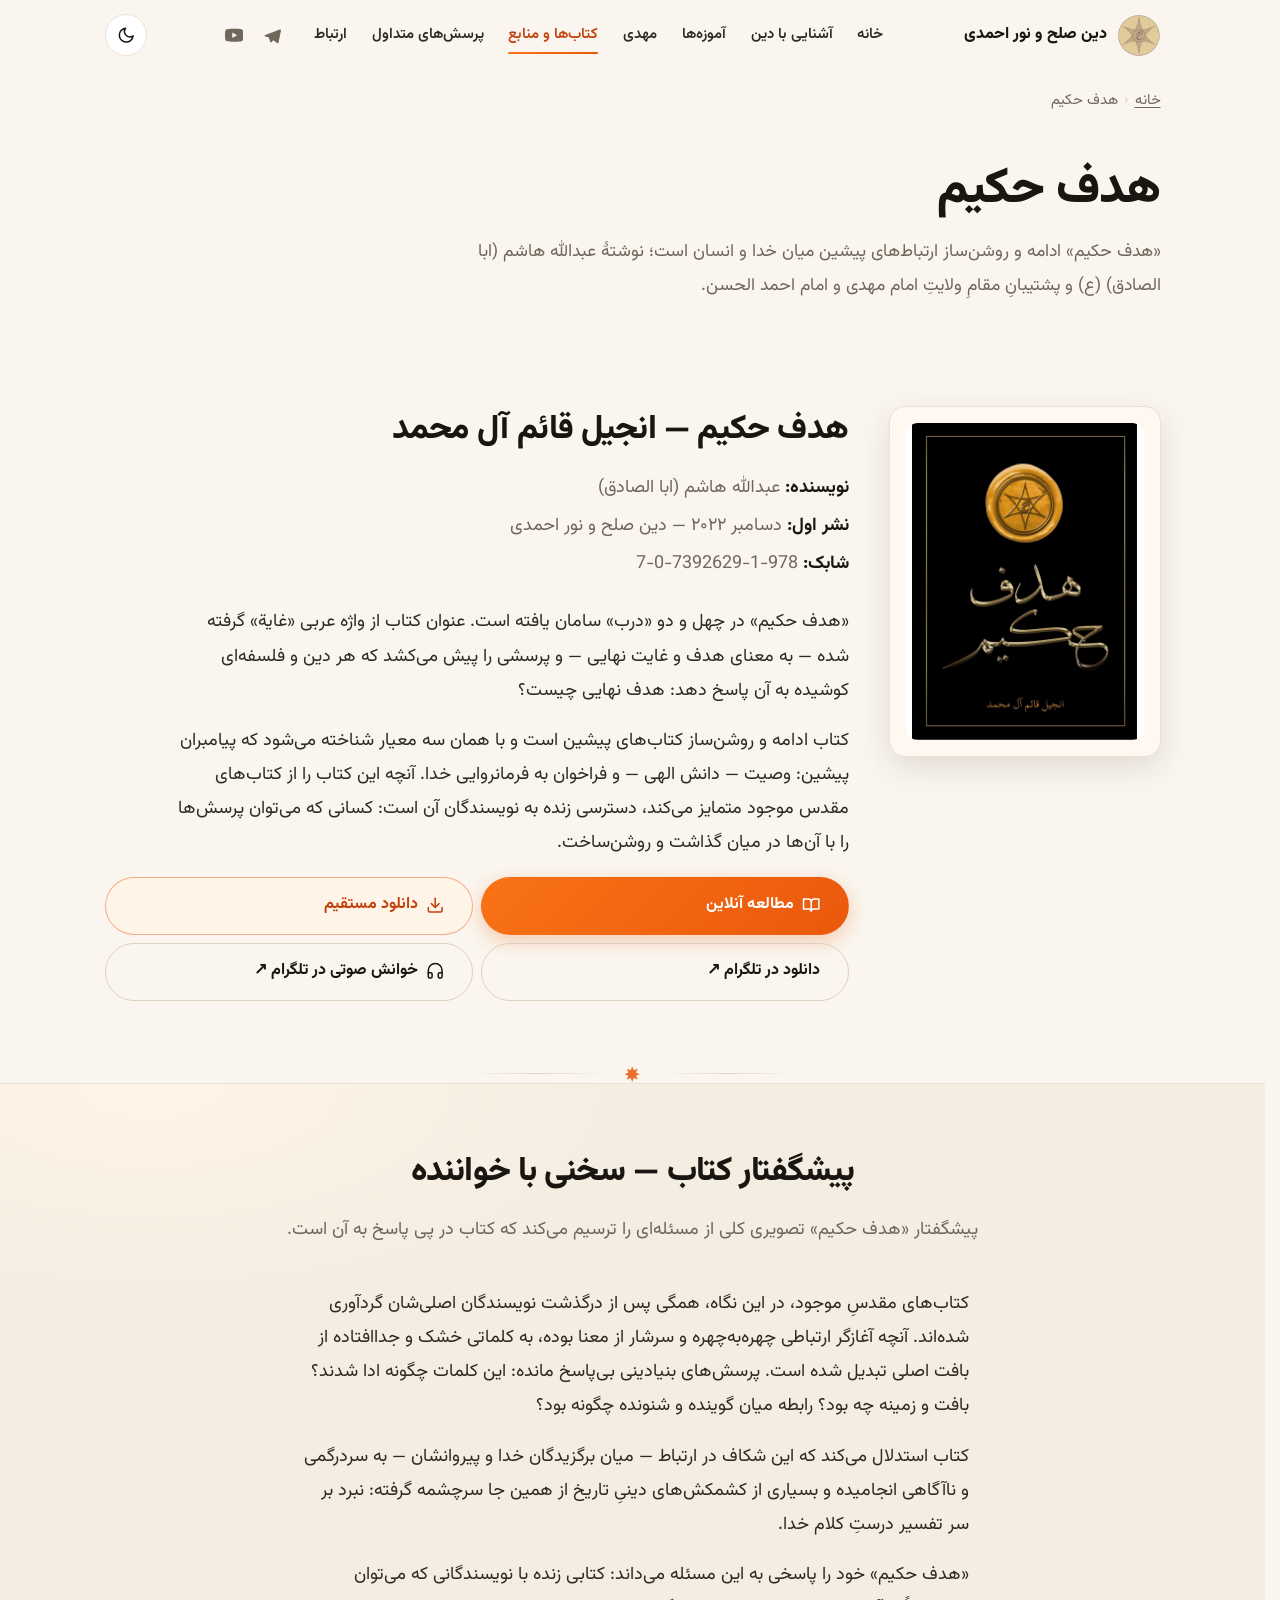
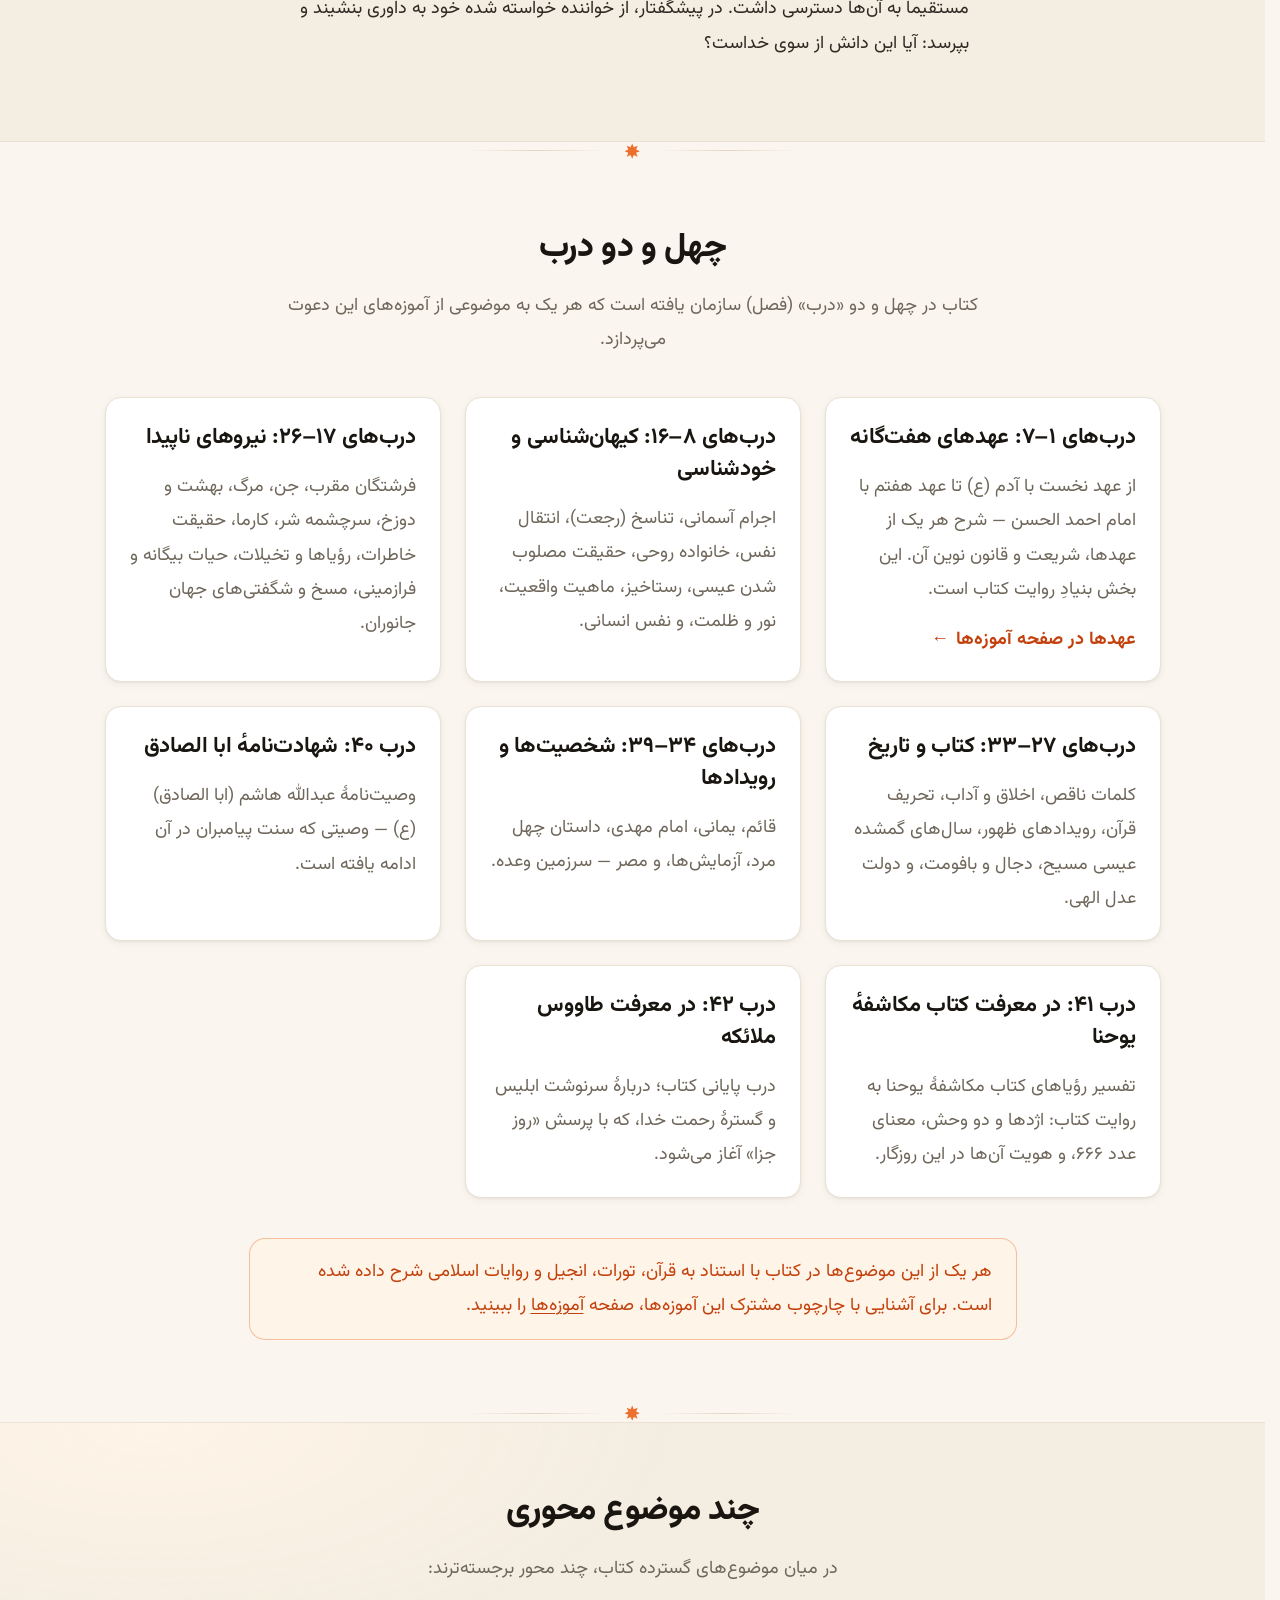
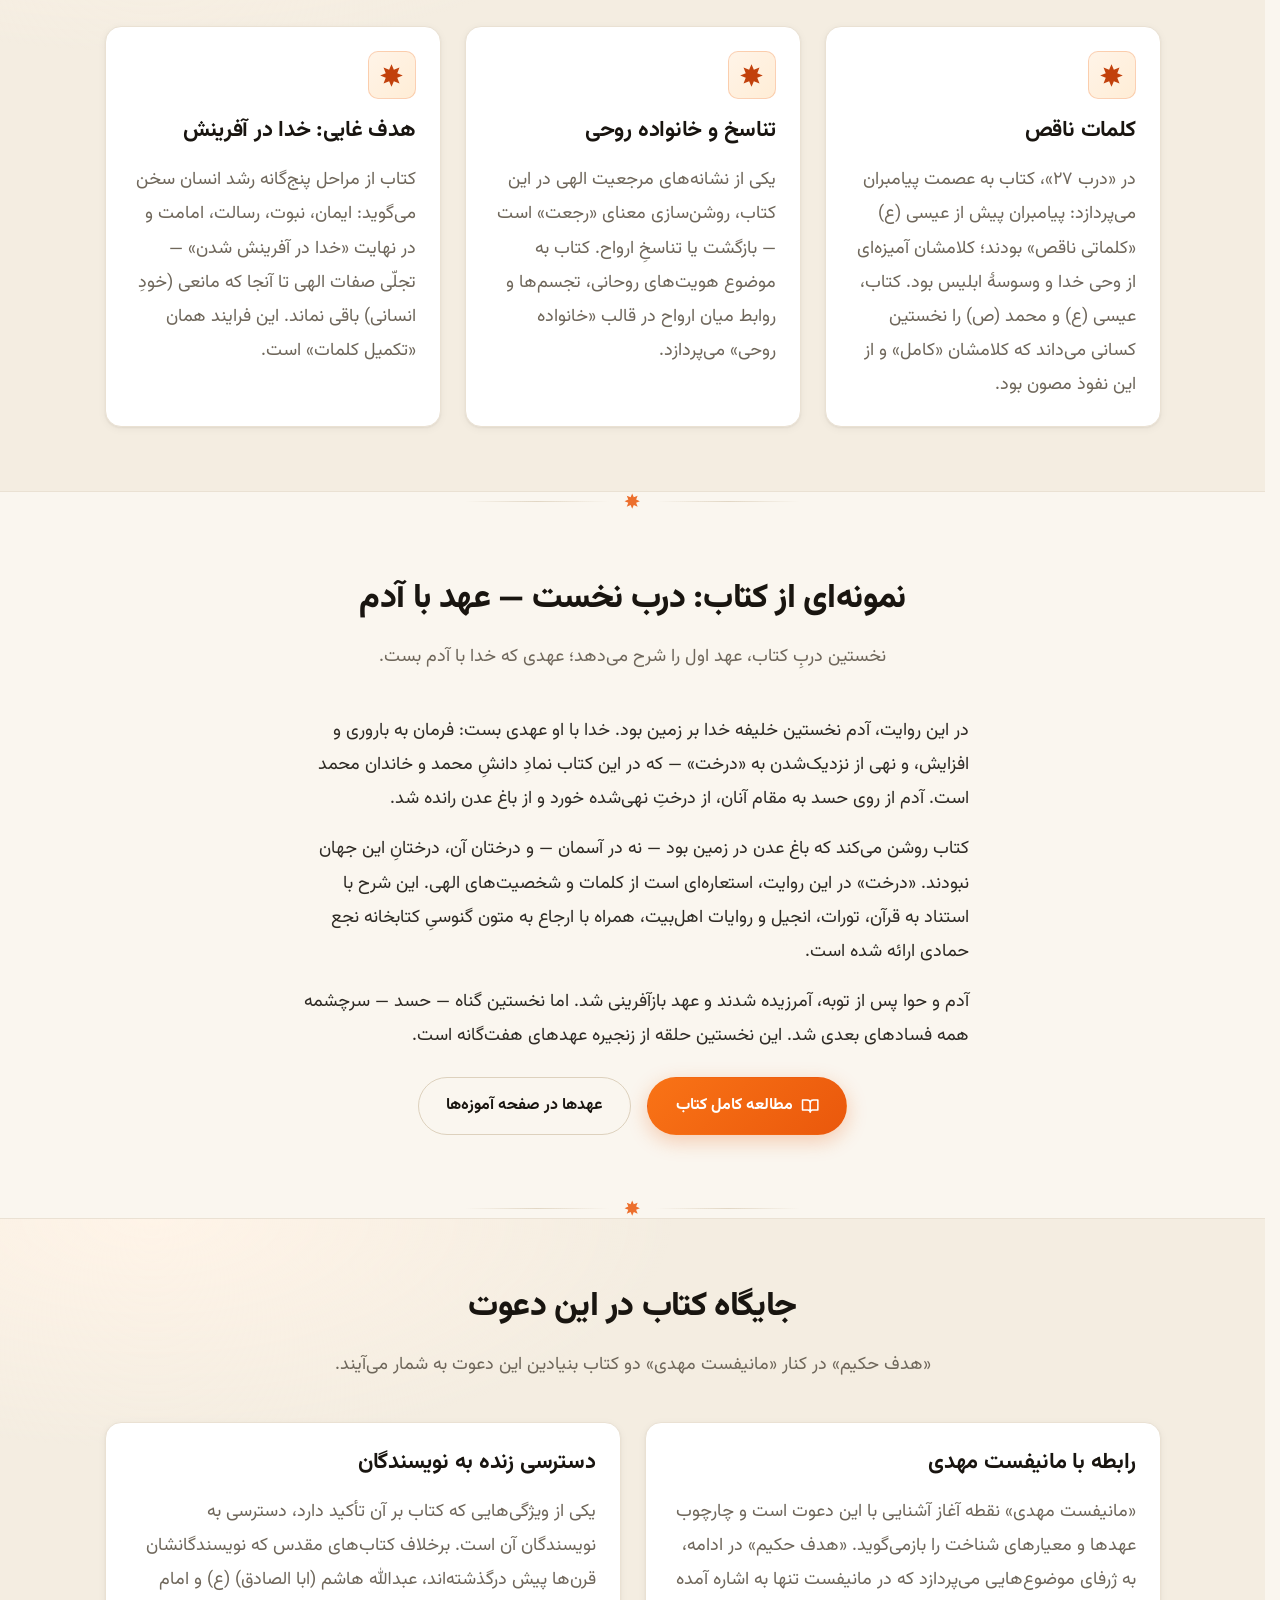
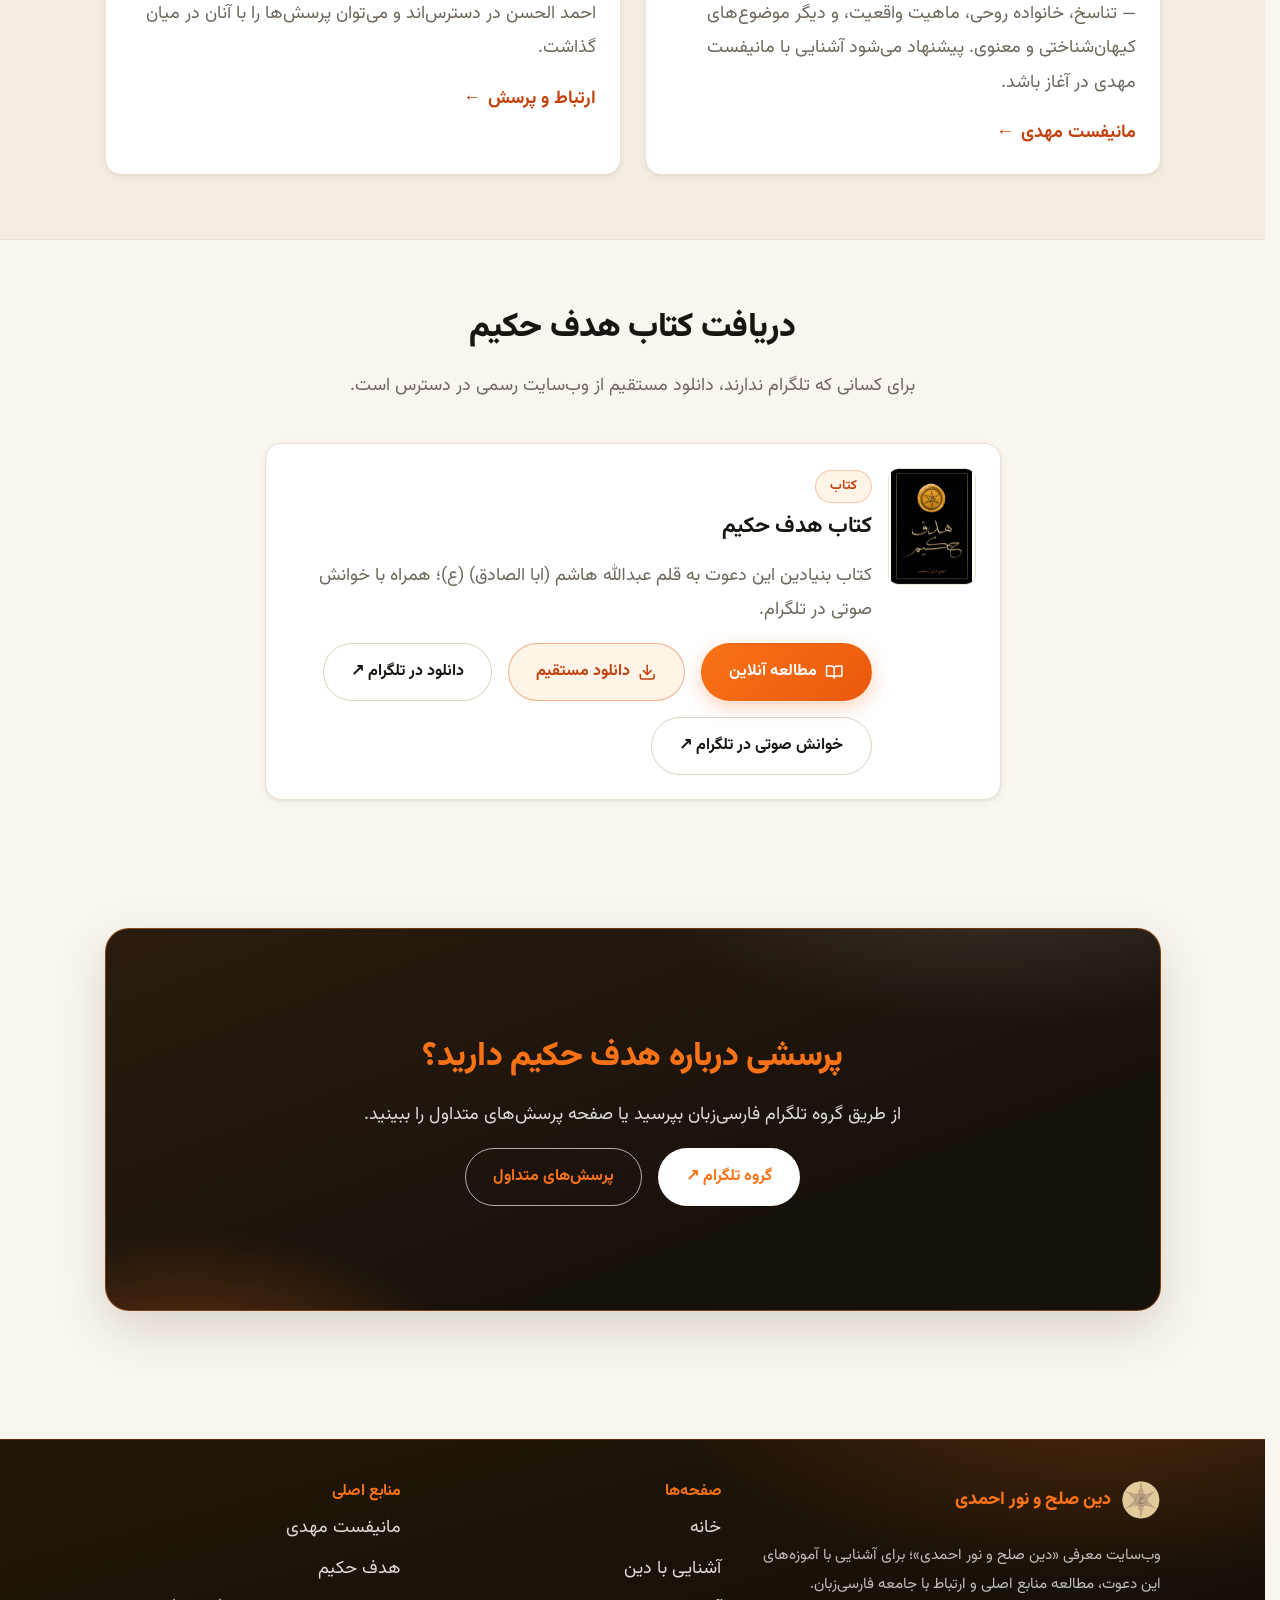
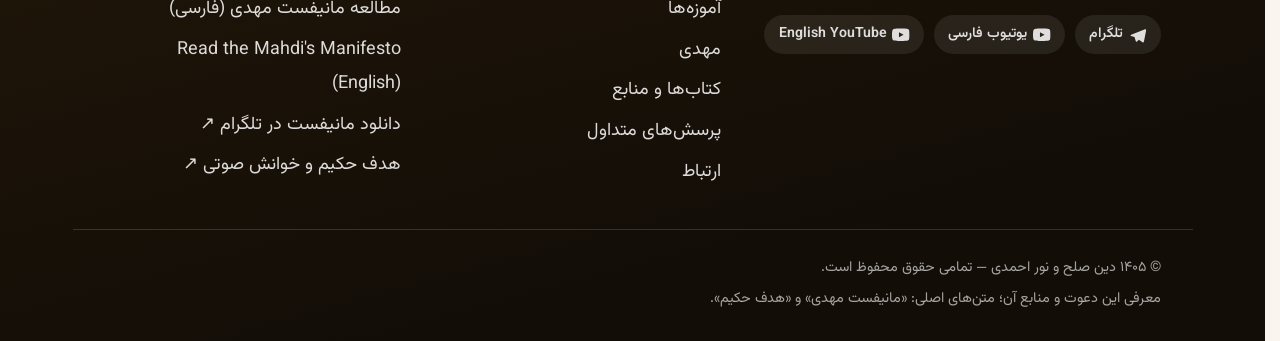
<file: wisdom.html>
<!DOCTYPE html>
<html lang="fa" dir="rtl">
<head>
  <meta charset="UTF-8">
  <script>(function(){try{var t=localStorage.getItem("ahmadi-theme");if(!t){t=window.matchMedia&&window.matchMedia("(prefers-color-scheme: dark)").matches?"dark":"light";}document.documentElement.setAttribute("data-theme",t);document.documentElement.classList.add("js");}catch(e){document.documentElement.classList.add("js");}})();</script>
  <meta name="viewport" content="width=device-width, initial-scale=1">
  <title>هدف حکیم | دین صلح و نور احمدی</title>
  <meta name="description" content="معرفی کتاب «هدف حکیم» — انجیل قائم آل محمد؛ پیشگفتار، چهل و دو درب، موضوع‌های محوری چون تناسخ و خانواده روحی، و راه‌های مطالعه آنلاین و دانلود.">
  <link rel="canonical" href="https://alirezaiwisi1.github.io/Ahmadiwebsite/wisdom.html">
  <meta property="og:type" content="website">
  <meta property="og:locale" content="fa_IR">
  <meta property="og:site_name" content="دین صلح و نور احمدی">
  <meta property="og:title" content="هدف حکیم | دین صلح و نور احمدی">
  <meta property="og:description" content="معرفی کتاب «هدف حکیم» اثر عبدالله هاشم (ابا الصادق) از منابع دین صلح و نور احمدی و راه‌های دریافت آن.">
  <meta property="og:url" content="https://alirezaiwisi1.github.io/Ahmadiwebsite/wisdom.html">
  <meta property="og:image" content="https://alirezaiwisi1.github.io/Ahmadiwebsite/assets/images/hadaf-hakim-persian.webp">
  <meta name="twitter:card" content="summary">
  <meta name="twitter:title" content="هدف حکیم | دین صلح و نور احمدی">
  <meta name="twitter:description" content="معرفی کتاب «هدف حکیم» اثر عبدالله هاشم (ابا الصادق) از منابع دین صلح و نور احمدی و راه‌های دریافت آن.">
  <meta name="twitter:image" content="https://alirezaiwisi1.github.io/Ahmadiwebsite/assets/images/hadaf-hakim-persian.webp">
  <meta name="theme-color" content="#faf6ef">
  <link rel="icon" href="favicon.svg" type="image/svg+xml">
  <link rel="alternate icon" href="assets/images/logo.webp" type="image/webp">
  <link rel="manifest" href="manifest.json">
  <link rel="preconnect" href="https://fonts.googleapis.com">
  <link rel="preconnect" href="https://fonts.gstatic.com" crossorigin>
  <link href="https://fonts.googleapis.com/css2?family=Vazirmatn:wght@300;400;500;600;700;800;900&display=swap" rel="stylesheet">
  <link rel="stylesheet" href="assets/css/style.css">
  <script type="application/ld+json">
  {
    "@context": "https://schema.org",
    "@type": "Book",
    "name": "هدف حکیم",
    "inLanguage": "fa",
    "about": "دین صلح و نور احمدی",
    "author": {
      "@type": "Person",
      "name": "عبدالله هاشم (ابا الصادق)"
    },
    "url": "https://alirezaiwisi1.github.io/Ahmadiwebsite/wisdom.html"
  }
  </script>
</head>
<body>
  <a class="skip-link" href="#main-content">پرش به محتوای اصلی</a>

  <svg xmlns="http://www.w3.org/2000/svg" style="display:none" aria-hidden="true">
    <symbol id="ic-tg" viewBox="0 0 24 24"><path fill="currentColor" d="M21.9 4.6 2.9 11.9c-1 .4-1 1.4-.2 1.7l4.8 1.5 1.8 5.6c.3.8 1 .9 1.6.4l2.6-2.4 4.9 3.6c.8.5 1.7.2 1.9-.8l3.1-15.3c.3-1.2-.5-1.9-1.5-1.6z"/></symbol>
    <symbol id="ic-book" viewBox="0 0 24 24"><path fill="none" stroke="currentColor" stroke-width="2" stroke-linecap="round" stroke-linejoin="round" d="M4 19.5v-15A2.5 2.5 0 0 1 6.5 2H20v20H6.5a2.5 2.5 0 0 1 0-5H20"/></symbol>
    <symbol id="ic-reader" viewBox="0 0 24 24"><path fill="none" stroke="currentColor" stroke-width="2" stroke-linecap="round" stroke-linejoin="round" d="M2 4h6a4 4 0 0 1 4 4v12a3 3 0 0 0-3-3H2zm20 0h-6a4 4 0 0 0-4 4v12a3 3 0 0 1 3-3h7z"/></symbol>
    <symbol id="ic-audio" viewBox="0 0 24 24"><g fill="none" stroke="currentColor" stroke-width="2" stroke-linecap="round" stroke-linejoin="round"><path d="M3 14v-3a9 9 0 0 1 18 0v3"/><path d="M3 14h3a2 2 0 0 1 2 2v3a2 2 0 0 1-2 2H5a2 2 0 0 1-2-2v-5Z"/><path d="M21 14h-3a2 2 0 0 0-2 2v3a2 2 0 0 0 2 2h1a2 2 0 0 0 2-2v-5Z"/></g></symbol>
    <symbol id="ic-download" viewBox="0 0 24 24"><g fill="none" stroke="currentColor" stroke-width="2" stroke-linecap="round" stroke-linejoin="round"><path d="M21 15v4a2 2 0 0 1-2 2H5a2 2 0 0 1-2-2v-4"/><polyline points="7 10 12 15 17 10"/><line x1="12" y1="15" x2="12" y2="3"/></g></symbol>
    <symbol id="ic-moon" viewBox="0 0 24 24"><path fill="none" stroke="currentColor" stroke-width="2" stroke-linecap="round" stroke-linejoin="round" d="M21 12.79A9 9 0 1 1 11.21 3 7 7 0 0 0 21 12.79z"/></symbol>
    <symbol id="ic-sun" viewBox="0 0 24 24"><g fill="none" stroke="currentColor" stroke-width="2" stroke-linecap="round" stroke-linejoin="round"><circle cx="12" cy="12" r="4.5"/><line x1="12" y1="1.5" x2="12" y2="3.5"/><line x1="12" y1="20.5" x2="12" y2="22.5"/><line x1="4.6" y1="4.6" x2="6" y2="6"/><line x1="18" y1="18" x2="19.4" y2="19.4"/><line x1="1.5" y1="12" x2="3.5" y2="12"/><line x1="20.5" y1="12" x2="22.5" y2="12"/><line x1="4.6" y1="19.4" x2="6" y2="18"/><line x1="18" y1="6" x2="19.4" y2="4.6"/></g></symbol>
    <symbol id="ic-star8" viewBox="0 0 24 24"><path fill="currentColor" d="M22 12 17.1 14.1 19.1 19.1 14.1 17.1 12 22 9.9 17.1 4.9 19.1 6.9 14.1 2 12 6.9 9.9 4.9 4.9 9.9 6.9 12 2 14.1 6.9 19.1 4.9 17.1 9.9Z"/></symbol>
<symbol id="ic-yt" viewBox="0 0 24 24"><path fill="currentColor" d="M23.5 6.2c-.3-1-1.1-1.8-2.1-2.1C19.5 3.5 12 3.5 12 3.5s-7.5 0-9.4.6c-1 .3-1.8 1.1-2.1 2.1C0 8.1 0 12 0 12s0 3.9.5 5.8c.3 1 1.1 1.8 2.1 2.1 1.9.6 9.4.6 9.4.6s7.5 0 9.4-.6c1-.3 1.8-1.1 2.1-2.1.5-1.9.5-5.8.5-5.8s0-3.9-.5-5.8zM9.5 15.5V8.5l6.3 3.5-6.3 3.5z"/></symbol>
  </svg>

  <div class="reading-progress" aria-hidden="true"><span></span></div>

  <header class="site-header">
    <div class="container site-header__inner">
      <a class="brand" href="index.html">
        <img class="brand__logo" src="assets/images/logo.webp" alt="نشان دین صلح و نور احمدی" width="160" height="160">
        <span>دین صلح و نور احمدی</span>
      </a>
      <nav class="site-nav" aria-label="ناوبری اصلی">
        <button class="site-nav__toggle" type="button" aria-expanded="false" aria-controls="primary-menu" aria-label="نمایش یا پنهان‌سازی منو">
          <span class="site-nav__toggle-bars" aria-hidden="true"></span>
        </button>
        <ul class="site-nav__list" id="primary-menu">
          <li class="nav-home"><a href="index.html">خانه</a></li>
          <li><a href="about.html">آشنایی با دین</a></li>
          <li><a href="teachings.html">آموزه‌ها</a></li>
          <li><a href="mahdi.html">مهدی</a></li>
          <li><a href="resources.html" aria-current="page">کتاب‌ها و منابع</a></li>
          <li class="nav-sec"><a href="faq.html">پرسش‌های متداول</a></li>
          <li class="nav-sec"><a href="contact.html">ارتباط</a></li>
          <li class="nav-more-wrap">
            <button class="nav-more-btn" type="button" aria-expanded="false" aria-haspopup="true">
              بیشتر <svg width="10" height="10" viewBox="0 0 24 24" fill="none" stroke="currentColor" stroke-width="2.5" stroke-linecap="round" aria-hidden="true"><polyline points="6 9 12 15 18 9"/></svg>
            </button>
            <div class="nav-more-dropdown">
              <a href="faq.html">پرسش‌های متداول</a>
              <a href="contact.html">ارتباط</a>
              <a href="manifesto.html">مانیفست مهدی</a>
              <a href="wisdom.html">هدف حکیم</a>
            </div>
          </li>
          <li class="nav-social-item"><a class="nav-tg" href="https://t.me/theahmadireligionfarsi" target="_blank" rel="noopener" aria-label="گروه تلگرام دین صلح و نور احمدی — باز شدن در تلگرام"><svg class="ic" aria-hidden="true"><use href="#ic-tg"/></svg>گروه تلگرام</a></li>
          <li class="nav-social-item"><a class="nav-tg" href="https://youtube.com/@ahmadireligion_fa" target="_blank" rel="noopener" aria-label="کانال یوتیوب فارسی دین صلح و نور احمدی — باز شدن در یوتیوب"><svg class="ic" aria-hidden="true"><use href="#ic-yt"/></svg>یوتیوب فارسی</a></li>
        </ul>
        <div class="nav-social">
          <a href="https://t.me/theahmadireligionfarsi" target="_blank" rel="noopener" aria-label="گروه تلگرام دین صلح و نور احمدی"><svg class="ic" aria-hidden="true"><use href="#ic-tg"/></svg></a>
          <a href="https://youtube.com/@ahmadireligion_fa" target="_blank" rel="noopener" aria-label="کانال یوتیوب فارسی دین صلح و نور احمدی"><svg class="ic" aria-hidden="true"><use href="#ic-yt"/></svg></a>
        </div>
      </nav>
      <button class="theme-toggle" id="theme-toggle" type="button" aria-label="تغییر پوسته روشن و تاریک" aria-pressed="false">
        <svg class="ic theme-toggle__icon theme-toggle__icon--moon" aria-hidden="true"><use href="#ic-moon"/></svg>
        <svg class="ic theme-toggle__icon theme-toggle__icon--sun" aria-hidden="true"><use href="#ic-sun"/></svg>
      </button>
    </div>
  </header>

  <main id="main-content" tabindex="-1">
    <nav class="breadcrumb container" aria-label="مسیر صفحه">
      <ol>
        <li><a href="index.html">خانه</a></li>
        <li aria-current="page">هدف حکیم</li>
      </ol>
    </nav>

    <section class="page-header container">
      <h1>هدف حکیم</h1>
      <p class="lead">
        «هدف حکیم» ادامه و روشن‌ساز ارتباط‌های پیشین میان خدا و انسان است؛
        نوشتهٔ عبدالله هاشم (ابا الصادق) (ع) و پشتیبانِ مقامِ ولایتِ امام مهدی و امام احمد الحسن.
      </p>
    </section>

    <section class="section" aria-labelledby="what-title">
      <div class="container">
        <div class="book-feature">
          <div class="book-cover" data-reveal>
            <img src="assets/images/hadaf-hakim-persian.webp" alt="جلد کتاب هدف حکیم" width="600" height="800">
          </div>
          <div>
            <h2 id="what-title">هدف حکیم — انجیل قائم آل محمد</h2>
            <ul class="book-facts">
              <li><strong>نویسنده:</strong> عبدالله هاشم (ابا الصادق)</li>
              <li><strong>نشر اول:</strong> دسامبر ۲۰۲۲ — دین صلح و نور احمدی</li>
              <li><strong>شابک:</strong> 978-1-7392629-0-7</li>
            </ul>
            <div class="measure">
              <p>
                «هدف حکیم» در چهل و دو «درب» سامان یافته است. عنوان کتاب از واژه عربی «غایة» گرفته شده
                — به معنای هدف و غایت نهایی — و پرسشی را پیش می‌کشد که هر دین و فلسفه‌ای کوشیده به آن
                پاسخ دهد: هدف نهایی چیست؟
              </p>
              <p>
                کتاب ادامه و روشن‌ساز کتاب‌های پیشین است و با همان سه معیار شناخته می‌شود که
                پیامبران پیشین: وصیت — دانش الهی — و فراخوان به
                فرمانروایی خدا. آنچه این کتاب را از کتاب‌های مقدس موجود متمایز می‌کند، دسترسی زنده به
                نویسندگان آن است: کسانی که می‌توان پرسش‌ها را با آن‌ها در میان گذاشت و روشن‌ساخت.
              </p>
            </div>
            <div class="book-actions">
              <a class="btn btn--primary" href="assets/pdf/The-Goal-of-the-Wise-Persian.pdf" target="_blank" rel="noopener noreferrer"><svg class="ic" aria-hidden="true"><use href="#ic-reader"/></svg> مطالعه آنلاین</a>
              <a class="btn btn--gold" href="https://theahmadireligion.org/download/42889/?tmstv=1765481076" target="_blank" rel="noopener" aria-label="دانلود مستقیم هدف حکیم — باز شدن در وب‌سایت رسمی"><svg class="ic" aria-hidden="true"><use href="#ic-download"/></svg> دانلود مستقیم</a>
              <a class="btn btn--ghost" href="https://t.me/theahmadireligion_farsi_channel/7121?single" target="_blank" rel="noopener" aria-label="هدف حکیم — دانلود کتاب در تلگرام">دانلود در تلگرام ↗</a>
              <a class="btn btn--ghost" href="https://t.me/theahmadireligion_farsi_channel/6010" target="_blank" rel="noopener" aria-label="خوانش صوتی هدف حکیم در تلگرام — باز شدن در تلگرام"><svg class="ic" aria-hidden="true"><use href="#ic-audio"/></svg> خوانش صوتی در تلگرام ↗</a>
            </div>
          </div>
        </div>
      </div>
    </section>

    <div class="ornament" aria-hidden="true"><svg class="ic"><use href="#ic-star8"/></svg></div>

    <section class="section section--alt" aria-labelledby="foreword-title">
      <div class="container">
        <div class="section-head">
          <h2 id="foreword-title">پیشگفتار کتاب — سخنی با خواننده</h2>
          <p>پیشگفتار «هدف حکیم» تصویری کلی از مسئله‌ای را ترسیم می‌کند که کتاب در پی پاسخ به آن است.</p>
        </div>
        <div class="measure" style="margin-inline: auto;">
          <p>
            کتاب‌های مقدسِ موجود، در این نگاه، همگی پس از درگذشت نویسندگان اصلی‌شان گردآوری شده‌اند.
            آنچه آغازگر ارتباطی چهره‌به‌چهره و سرشار از معنا بوده، به کلماتی خشک و جداافتاده از بافت
            اصلی تبدیل شده است. پرسش‌های بنیادینی بی‌پاسخ مانده: این کلمات چگونه ادا شدند؟ بافت و
            زمینه چه بود؟ رابطه میان گوینده و شنونده چگونه بود؟
          </p>
          <p>
            کتاب استدلال می‌کند که این شکاف در ارتباط — میان برگزیدگان خدا و پیروانشان — به
            سردرگمی و ناآگاهی انجامیده و بسیاری از کشمکش‌های دینیِ تاریخ از همین جا سرچشمه گرفته:
            نبرد بر سر تفسیر درستِ کلام خدا.
          </p>
          <p>
            «هدف حکیم» خود را پاسخی به این مسئله می‌داند: کتابی زنده با نویسندگانی که می‌توان
            مستقیماً به آن‌ها دسترسی داشت. در پیشگفتار، از خواننده خواسته شده خود به داوری بنشیند
            و بپرسد: آیا این دانش از سوی خداست؟
          </p>
        </div>
      </div>
    </section>

    <div class="ornament" aria-hidden="true"><svg class="ic"><use href="#ic-star8"/></svg></div>

    <section class="section" aria-labelledby="doors-title">
      <div class="container">
        <div class="section-head">
          <h2 id="doors-title">چهل و دو درب</h2>
          <p>کتاب در چهل و دو «درب» (فصل) سازمان یافته است که هر یک به موضوعی از آموزه‌های این دعوت می‌پردازد.</p>
        </div>
        <div class="card-grid card-grid--3">
          <article class="card" data-reveal>
            <h3>درب‌های ۱–۷: عهدهای هفت‌گانه</h3>
            <p>از عهد نخست با آدم (ع) تا عهد هفتم با امام احمد الحسن — شرح هر یک از عهدها، شریعت و قانون نوین آن. این بخش بنیادِ روایت کتاب است.</p>
            <a class="card__link" href="teachings.html">عهدها در صفحه آموزه‌ها</a>
          </article>
          <article class="card" data-reveal>
            <h3>درب‌های ۸–۱۶: کیهان‌شناسی و خودشناسی</h3>
            <p>اجرام آسمانی، تناسخ (رجعت)، انتقال نفس، خانواده روحی، حقیقت مصلوب شدن عیسی، رستاخیز، ماهیت واقعیت، نور و ظلمت، و نفس انسانی.</p>
          </article>
          <article class="card" data-reveal>
            <h3>درب‌های ۱۷–۲۶: نیروهای ناپیدا</h3>
            <p>فرشتگان مقرب، جن، مرگ، بهشت و دوزخ، سرچشمه شر، کارما، حقیقت خاطرات، رؤیاها و تخیلات، حیات بیگانه و فرازمینی، مسخ و شگفتی‌های جهان جانوران.</p>
          </article>
          <article class="card" data-reveal>
            <h3>درب‌های ۲۷–۳۳: کتاب و تاریخ</h3>
            <p>کلمات ناقص، اخلاق و آداب، تحریف قرآن، رویدادهای ظهور، سال‌های گمشده عیسی مسیح، دجال و بافومت، و دولت عدل الهی.</p>
          </article>
          <article class="card" data-reveal>
            <h3>درب‌های ۳۴–۳۹: شخصیت‌ها و رویدادها</h3>
            <p>قائم، یمانی، امام مهدی، داستان چهل مرد، آزمایش‌ها، و مصر — سرزمین وعده‌.</p>
          </article>
          <article class="card" data-reveal>
            <h3>درب ۴۰: شهادت‌نامهٔ ابا الصادق</h3>
            <p>وصیت‌نامهٔ عبدالله هاشم (ابا الصادق) (ع) — وصیتی که سنت پیامبران در آن ادامه یافته است.</p>
          </article>
          <article class="card" data-reveal>
            <h3>درب ۴۱: در معرفت کتاب مکاشفهٔ یوحنا</h3>
            <p>تفسیر رؤیاهای کتاب مکاشفهٔ یوحنا به روایت کتاب: اژدها و دو وحش، معنای عدد ۶۶۶، و هویت آن‌ها در این روزگار.</p>
          </article>
          <article class="card" data-reveal>
            <h3>درب ۴۲: در معرفت طاووس ملائکه</h3>
            <p>درب پایانی کتاب؛ دربارهٔ سرنوشت ابلیس و گسترهٔ رحمت خدا، که با پرسش «روز جزا» آغاز می‌شود.</p>
          </article>
        </div>
        <div class="notice" style="margin-top: var(--space-5);">
          <p>هر یک از این موضوع‌ها در کتاب با استناد به قرآن، تورات، انجیل و روایات اسلامی شرح داده شده است. برای آشنایی با چارچوب مشترک این آموزه‌ها، صفحه <a href="teachings.html">آموزه‌ها</a> را ببینید.</p>
        </div>
      </div>
    </section>

    <div class="ornament" aria-hidden="true"><svg class="ic"><use href="#ic-star8"/></svg></div>

    <section class="section section--alt" aria-labelledby="themes-title">
      <div class="container">
        <div class="section-head">
          <h2 id="themes-title">چند موضوع محوری</h2>
          <p>در میان موضوع‌های گسترده کتاب، چند محور برجسته‌ترند:</p>
        </div>
        <div class="card-grid card-grid--3">
          <article class="card" data-reveal>
            <span class="card__icon" aria-hidden="true"><svg class="ic"><use href="#ic-star8"/></svg></span>
            <h3>کلمات ناقص</h3>
            <p>
              در «درب ۲۷»، کتاب به عصمت پیامبران می‌پردازد: پیامبران پیش از عیسی (ع)
              «کلماتی ناقص» بودند؛ کلامشان آمیزه‌ای از وحی خدا و وسوسهٔ ابلیس بود. کتاب، عیسی (ع) و
              محمد (ص) را نخستین کسانی می‌داند که کلامشان «کامل» و از این نفوذ مصون بود.
            </p>
          </article>
          <article class="card" data-reveal>
            <span class="card__icon" aria-hidden="true"><svg class="ic"><use href="#ic-star8"/></svg></span>
            <h3>تناسخ و خانواده روحی</h3>
            <p>
              یکی از نشانه‌های مرجعیت الهی در این کتاب، روشن‌سازی معنای «رجعت» است — بازگشت یا
              تناسخِ ارواح. کتاب به موضوع هویت‌های روحانی، تجسم‌ها و روابط میان ارواح در قالب
              «خانواده روحی» می‌پردازد.
            </p>
          </article>
          <article class="card" data-reveal>
            <span class="card__icon" aria-hidden="true"><svg class="ic"><use href="#ic-star8"/></svg></span>
            <h3>هدف غایی: خدا در آفرینش</h3>
            <p>
              کتاب از مراحل پنج‌گانه رشد انسان سخن می‌گوید: ایمان، نبوت، رسالت، امامت و در نهایت
              «خدا در آفرینش شدن» — تجلّی صفات الهی تا آنجا که مانعی (خودِ انسانی) باقی نماند.
              این فرایند همان «تکمیل کلمات» است.
            </p>
          </article>
        </div>
      </div>
    </section>

    <div class="ornament" aria-hidden="true"><svg class="ic"><use href="#ic-star8"/></svg></div>

    <section class="section" aria-labelledby="sample-title">
      <div class="container">
        <div class="section-head">
          <h2 id="sample-title">نمونه‌ای از کتاب: درب نخست — عهد با آدم</h2>
          <p>نخستین دربِ کتاب، عهد اول را شرح می‌دهد؛ عهدی که خدا با آدم بست.</p>
        </div>
        <div class="measure" style="margin-inline: auto;">
          <p>
            در این روایت، آدم نخستین خلیفه خدا بر زمین بود. خدا با او عهدی بست: فرمان به باروری و
            افزایش، و نهی از نزدیک‌شدن به «درخت» — که در این کتاب نمادِ دانشِ محمد و خاندان محمد
            است. آدم از روی حسد به مقام آنان، از درختِ نهی‌شده خورد و از باغ عدن رانده شد.
          </p>
          <p>
            کتاب روشن می‌کند که باغ عدن در زمین بود — نه در آسمان — و درختان آن، درختانِ این
            جهان نبودند. «درخت» در این روایت، استعاره‌ای است از کلمات و شخصیت‌های الهی. این شرح
            با استناد به قرآن، تورات، انجیل و روایات اهل‌بیت، همراه با ارجاع به متون گنوسیِ
            کتابخانه نجع حمادی ارائه شده است.
          </p>
          <p>
            آدم و حوا پس از توبه، آمرزیده شدند و عهد بازآفرینی شد. اما نخستین گناه — حسد — سرچشمه
            همه فسادهای بعدی شد. این نخستین حلقه از زنجیره عهدهای هفت‌گانه است.
          </p>
          <div class="btn-row" style="margin-top: var(--space-4);">
            <a class="btn btn--primary" href="assets/pdf/The-Goal-of-the-Wise-Persian.pdf" target="_blank" rel="noopener noreferrer"><svg class="ic" aria-hidden="true"><use href="#ic-reader"/></svg> مطالعه کامل کتاب</a>
            <a class="btn btn--ghost" href="teachings.html">عهدها در صفحه آموزه‌ها</a>
          </div>
        </div>
      </div>
    </section>

    <div class="ornament" aria-hidden="true"><svg class="ic"><use href="#ic-star8"/></svg></div>

    <section class="section section--alt" aria-labelledby="context-title">
      <div class="container">
        <div class="section-head">
          <h2 id="context-title">جایگاه کتاب در این دعوت</h2>
          <p>«هدف حکیم» در کنار «مانیفست مهدی» دو کتاب بنیادین این دعوت به شمار می‌آیند.</p>
        </div>
        <div class="card-grid card-grid--2">
          <article class="card" data-reveal>
            <h3>رابطه با مانیفست مهدی</h3>
            <p>
              «مانیفست مهدی» نقطه آغاز آشنایی با این دعوت است و چارچوب عهدها و معیارهای شناخت را
              بازمی‌گوید. «هدف حکیم» در ادامه، به ژرفای موضوع‌هایی می‌پردازد که در مانیفست تنها به
              اشاره آمده — تناسخ، خانواده روحی، ماهیت واقعیت، و دیگر موضوع‌های کیهان‌شناختی و
              معنوی. پیشنهاد می‌شود آشنایی با مانیفست مهدی در آغاز باشد.
            </p>
            <a class="card__link" href="manifesto.html">مانیفست مهدی</a>
          </article>
          <article class="card" data-reveal>
            <h3>دسترسی زنده به نویسندگان</h3>
            <p>
              یکی از ویژگی‌هایی که کتاب بر آن تأکید دارد، دسترسی به نویسندگان آن است. برخلاف
              کتاب‌های مقدس که نویسندگانشان قرن‌ها پیش درگذشته‌اند، عبدالله هاشم (ابا الصادق) (ع) و
              امام احمد الحسن در دسترس‌اند و می‌توان پرسش‌ها را با آنان در میان گذاشت.
            </p>
            <a class="card__link" href="contact.html">ارتباط و پرسش</a>
          </article>
        </div>
      </div>
    </section>

    <section class="section" aria-labelledby="download-title">
      <div class="container">
        <div class="section-head">
          <h2 id="download-title">دریافت کتاب هدف حکیم</h2>
          <p>برای کسانی که تلگرام ندارند، دانلود مستقیم از وب‌سایت رسمی در دسترس است.</p>
        </div>
        <div class="card resource-card resource-card--media" style="max-width: 46rem; margin-inline: auto;">
          <div class="resource-card__cover">
            <img src="assets/images/hadaf-hakim-persian.webp" alt="جلد کتاب هدف حکیم" width="600" height="800" loading="lazy">
          </div>
          <div>
            <span class="badge">کتاب</span>
            <h3>کتاب هدف حکیم</h3>
            <p>کتاب بنیادین این دعوت به قلم عبدالله هاشم (ابا الصادق) (ع)؛ همراه با خوانش صوتی در تلگرام.</p>
            <div class="btn-row">
              <a class="btn btn--primary" href="assets/pdf/The-Goal-of-the-Wise-Persian.pdf" target="_blank" rel="noopener noreferrer"><svg class="ic" aria-hidden="true"><use href="#ic-reader"/></svg> مطالعه آنلاین</a>
              <a class="btn btn--gold" href="https://theahmadireligion.org/download/42889/?tmstv=1765481076" target="_blank" rel="noopener" aria-label="دانلود مستقیم هدف حکیم — باز شدن در وب‌سایت رسمی"><svg class="ic" aria-hidden="true"><use href="#ic-download"/></svg> دانلود مستقیم</a>
              <a class="btn btn--ghost" href="https://t.me/theahmadireligion_farsi_channel/7121?single" target="_blank" rel="noopener" aria-label="هدف حکیم — دانلود کتاب در تلگرام">دانلود در تلگرام ↗</a>
              <a class="btn btn--ghost" href="https://t.me/theahmadireligion_farsi_channel/6010" target="_blank" rel="noopener" aria-label="خوانش صوتی هدف حکیم در تلگرام — باز شدن در تلگرام">خوانش صوتی در تلگرام ↗</a>
            </div>
          </div>
        </div>
      </div>
    </section>

    <section class="section" aria-labelledby="cta-title">
      <div class="container">
        <div class="cta-panel">
          <h2 id="cta-title">پرسشی درباره هدف حکیم دارید؟</h2>
          <p>از طریق گروه تلگرام فارسی‌زبان بپرسید یا صفحه پرسش‌های متداول را ببینید.</p>
          <div class="btn-row">
            <a class="btn btn--light" href="https://t.me/theahmadireligionfarsi" target="_blank" rel="noopener" aria-label="گروه تلگرام دین صلح و نور احمدی — باز شدن در تلگرام">گروه تلگرام ↗</a>
            <a class="btn btn--outline-light" href="faq.html">پرسش‌های متداول</a>
          </div>
        </div>
      </div>
    </section>
  </main>

  <footer class="site-footer">
    <div class="container site-footer__inner">
      <div>
        <a class="site-footer__brand" href="index.html">
          <img class="brand__logo" src="assets/images/logo.webp" alt="نشان دین صلح و نور احمدی" width="160" height="160">
          <span>دین صلح و نور احمدی</span>
        </a>
        <p class="site-footer__desc">
          وب‌سایت معرفی «دین صلح و نور احمدی»؛ برای آشنایی با آموزه‌های این دعوت، مطالعه منابع اصلی و ارتباط با جامعه فارسی‌زبان.
        </p>
        <div class="site-footer__social">
          <a href="https://t.me/theahmadireligionfarsi" target="_blank" rel="noopener" aria-label="گروه تلگرام دین صلح و نور احمدی"><svg class="ic" aria-hidden="true"><use href="#ic-tg"/></svg> تلگرام</a>
          <a href="https://youtube.com/@ahmadireligion_fa" target="_blank" rel="noopener" aria-label="کانال یوتیوب فارسی دین صلح و نور احمدی"><svg class="ic" aria-hidden="true"><use href="#ic-yt"/></svg> یوتیوب فارسی</a>
          <a href="https://youtube.com/@themahdihasappeared" target="_blank" rel="noopener" aria-label="The Mahdi Has Appeared YouTube channel"><svg class="ic" aria-hidden="true"><use href="#ic-yt"/></svg> English YouTube</a>
        </div>
      </div>
      <nav aria-label="ناوبری پابرگ">
        <h3 class="site-footer__heading">صفحه‌ها</h3>
        <ul class="site-footer__nav">
          <li><a href="index.html">خانه</a></li>
          <li><a href="about.html">آشنایی با دین</a></li>
          <li><a href="teachings.html">آموزه‌ها</a></li>
          <li><a href="mahdi.html">مهدی</a></li>
          <li><a href="resources.html">کتاب‌ها و منابع</a></li>
          <li><a href="faq.html">پرسش‌های متداول</a></li>
          <li><a href="contact.html">ارتباط</a></li>
        </ul>
      </nav>
      <div>
        <h3 class="site-footer__heading">منابع اصلی</h3>
        <ul class="site-footer__links">
          <li><a href="manifesto.html">مانیفست مهدی</a></li>
          <li><a href="wisdom.html">هدف حکیم</a></li>
          <li><a href="assets/pdf/The_Mahdis_Manifesto_Booklet_Farsi.pdf" target="_blank" rel="noopener noreferrer">مطالعه مانیفست مهدی (فارسی)</a></li>
          <li><a href="assets/pdf/The-Mahdis-Manifesto.pdf" target="_blank" rel="noopener noreferrer">Read the Mahdi's Manifesto (English)</a></li>
          <li><a href="https://t.me/theahmadireligion_farsi_channel/7125?single" target="_blank" rel="noopener" aria-label="دانلود مانیفست مهدی در تلگرام — باز شدن در تلگرام">دانلود مانیفست در تلگرام ↗</a></li>
          <li><a href="https://t.me/theahmadireligion_farsi_channel/7121?single" target="_blank" rel="noopener" aria-label="هدف حکیم — دانلود کتاب و خوانش صوتی در تلگرام">هدف حکیم و خوانش صوتی ↗</a></li>
        </ul>
      </div>
    </div>
    <div class="container site-footer__meta">
      <p>© <span id="footer-year">۱۴۰۵</span> دین صلح و نور احمدی — تمامی حقوق محفوظ است.</p>
      <p>معرفی این دعوت و منابع آن؛ متن‌های اصلی: «مانیفست مهدی» و «هدف حکیم».</p>
    </div>
  </footer>

  <script src="assets/js/main.js" defer></script>
</body>
</html>
</file>
<file: assets/css/style.css>
/* ============================================================
   دین صلح و نور احمدی — Design System v2
   RTL-first · mobile-first · orange identity · Vazirmatn
   ============================================================ */

:root {
  /* Palette — warm paper + orange */
  --color-bg: #faf6ef;
  --color-bg-2: #f4ede1;
  --color-surface: #ffffff;
  --color-surface-2: #fff8f1;
  --color-ink: #2e2a24;
  --color-ink-strong: #191510;
  --color-muted: #6f675b;
  --color-border: #eae1d3;
  --color-border-strong: #ddd1bd;

  --color-brand: #ea580c;
  --color-brand-strong: #c2410c;
  --color-brand-bright: #f97316;
  --color-brand-soft: #ffedd6;
  --color-brand-tint: #fff4e8;
  --color-brand-glow: rgba(234, 88, 12, 0.28);

  --color-header-bg: rgba(250, 246, 239, 0.86);
  --color-focus: #c2410c;

  --shadow-s: 0 1px 2px rgba(41, 27, 12, 0.06), 0 2px 8px rgba(41, 27, 12, 0.05);
  --shadow-m: 0 10px 30px rgba(41, 27, 12, 0.12);
  --shadow-l: 0 18px 50px rgba(41, 27, 12, 0.16);

  --font-body: "Vazirmatn", "Vazir", "IRANSans", "Segoe UI", Tahoma, Arial, sans-serif;

  --radius-s: 10px;
  --radius-m: 16px;
  --radius-l: 24px;
  --radius-pill: 999px;

  --space-1: 0.25rem;
  --space-2: 0.5rem;
  --space-3: 1rem;
  --space-4: 1.5rem;
  --space-5: 2.5rem;
  --space-6: 4rem;
  --space-7: 6.5rem;

  --container: 70rem;
  --measure: 42rem;

  --ease-out: cubic-bezier(0.22, 1, 0.36, 1);
  --speed: 220ms;
}

[data-theme="dark"] {
  --color-bg: #151009;
  --color-bg-2: #1b140c;
  --color-surface: #201911;
  --color-surface-2: #262016;
  --color-ink: #e9dfd1;
  --color-ink-strong: #fbf4e8;
  --color-muted: #a89a88;
  --color-border: #322a1e;
  --color-border-strong: #423828;

  --color-brand: #f97316;
  --color-brand-strong: #fb923c;
  --color-brand-bright: #fdba74;
  --color-brand-soft: #37240f;
  --color-brand-tint: #241708;
  --color-brand-glow: rgba(249, 115, 22, 0.24);

  --color-header-bg: rgba(21, 16, 9, 0.82);

  --color-focus: #fdba74;

  --shadow-s: 0 1px 2px rgba(0, 0, 0, 0.4), 0 2px 8px rgba(0, 0, 0, 0.35);
  --shadow-m: 0 10px 30px rgba(0, 0, 0, 0.5);
  --shadow-l: 0 18px 50px rgba(0, 0, 0, 0.55);
}

/* ---------- Reset ---------- */
*,
*::before,
*::after {
  box-sizing: border-box;
}

html {
  scroll-behavior: smooth;
  -webkit-text-size-adjust: 100%;
  scrollbar-gutter: stable;
}

body {
  margin: 0;
  font-family: var(--font-body);
  font-size: 1.0625rem;
  line-height: 1.9;
  color: var(--color-ink);
  background-color: var(--color-bg);
  direction: rtl;
  text-align: right;
  -webkit-font-smoothing: antialiased;
  transition: background-color 240ms ease, color 240ms ease;
}

img {
  max-width: 100%;
  height: auto;
  display: block;
}

h1,
h2,
h3 {
  color: var(--color-ink-strong);
  line-height: 1.45;
  margin: 0 0 var(--space-3);
  font-weight: 800;
  letter-spacing: -0.01em;
}

h1 { font-size: clamp(1.9rem, 5vw, 3.1rem); }
h2 { font-size: clamp(1.45rem, 3.6vw, 2.1rem); }
h3 { font-size: clamp(1.16rem, 2.5vw, 1.38rem); font-weight: 700; }

p { margin: 0 0 var(--space-3); }

a {
  color: var(--color-brand-strong);
  text-decoration-thickness: 1px;
  text-underline-offset: 3px;
  transition: color var(--speed) ease;
}

a:hover { color: var(--color-brand); }

:focus-visible {
  outline: 3px solid var(--color-focus);
  outline-offset: 3px;
  border-radius: 4px;
}

::selection {
  background: var(--color-brand);
  color: #fff;
}

/* ---------- Layout helpers ---------- */
.container {
  width: 100%;
  max-width: var(--container);
  margin-inline: auto;
  padding-inline: clamp(1rem, 4vw, 2rem);
}

.section { padding-block: var(--space-5); }

/* keep in-page anchors clear of the sticky header */
:where(section, li, div)[id] { scroll-margin-top: 5.5rem; }
.section--alt {
  background:
    radial-gradient(50rem 22rem at 12% 0%, var(--color-brand-tint), transparent 65%),
    var(--color-bg-2);
  border-block: 1px solid var(--color-border);
}

.measure { max-width: var(--measure); }
.text-center { text-align: center; }
.muted { color: var(--color-muted); }

.section-head {
  max-width: 46rem;
  margin-inline: auto;
  margin-bottom: var(--space-5);
  text-align: center;
}

.section-head p { color: var(--color-muted); }

.text-gold {
  background: linear-gradient(120deg, var(--color-brand-bright), var(--color-brand-strong));
  -webkit-background-clip: text;
  background-clip: text;
  color: transparent;
}

/* Ornamental divider between sections */
.ornament {
  display: flex;
  align-items: center;
  justify-content: center;
  gap: 0.9rem;
  margin: 0 auto;
  color: var(--color-brand);
  opacity: 0.85;
}

.ornament::before,
.ornament::after {
  content: "";
  height: 1px;
  width: min(9rem, 26vw);
  background: linear-gradient(to left, transparent, var(--color-border-strong), transparent);
}

.ornament svg {
  width: 1.15rem;
  height: 1.15rem;
  flex: none;
  animation: ornament-spin 26s linear infinite;
}

@keyframes ornament-spin {
  to { transform: rotate(180deg); }
}

/* ---------- Skip link ---------- */
.skip-link {
  position: absolute;
  inset-inline-start: 1rem;
  top: -100%;
  z-index: 100;
  background: var(--color-ink-strong);
  color: var(--color-bg);
  padding: 0.6rem 1.2rem;
  border-radius: var(--radius-s);
  transition: top 150ms ease;
}

.skip-link:focus { top: 1rem; }

/* ---------- Reading progress ---------- */
.reading-progress {
  position: fixed;
  top: 0;
  inset-inline: 0;
  height: 3px;
  z-index: 80;
  pointer-events: none;
}

.reading-progress span {
  display: block;
  height: 100%;
  background: linear-gradient(270deg, var(--color-brand-bright), var(--color-brand-strong));
  transform: scaleX(0);
  transform-origin: right center;
}

/* ---------- Header / Navigation ---------- */
.site-header {
  position: sticky;
  top: 0;
  z-index: 60;
  background: var(--color-header-bg);
  backdrop-filter: blur(14px);
  -webkit-backdrop-filter: blur(14px);
  border-bottom: 1px solid transparent;
  transition: border-color var(--speed) ease, background-color var(--speed) ease;
}

.site-header.is-scrolled {
  border-bottom-color: var(--color-border);
  box-shadow: var(--shadow-s);
}

.site-header__inner {
  display: flex;
  align-items: center;
  justify-content: space-between;
  gap: var(--space-3);
  min-height: 4.4rem;
}

.brand {
  display: inline-flex;
  align-items: center;
  gap: 0.65rem;
  text-decoration: none;
  color: var(--color-ink-strong);
  font-weight: 800;
  font-size: 1rem;
}

.brand__logo {
  height: 2.7rem;
  width: auto;
  flex: none;
  border-radius: 12px;
  transition: transform var(--speed) var(--ease-out);
}

.brand:hover .brand__logo { transform: rotate(-6deg) scale(1.05); }

.site-nav { display: flex; align-items: center; gap: 0.4rem; }

.site-nav__toggle {
  display: inline-flex;
  align-items: center;
  justify-content: center;
  width: 2.65rem;
  height: 2.65rem;
  border-radius: var(--radius-s);
  border: 1px solid var(--color-border);
  background: var(--color-surface);
  color: var(--color-ink-strong);
  cursor: pointer;
  transition: background-color var(--speed) ease, border-color var(--speed) ease;
}

.site-nav__toggle:hover {
  background: var(--color-brand-soft);
  border-color: var(--color-brand);
}

.site-nav__toggle-bars,
.site-nav__toggle-bars::before,
.site-nav__toggle-bars::after {
  display: block;
  width: 1.15rem;
  height: 2px;
  border-radius: 2px;
  background: currentColor;
  transition: transform var(--speed) var(--ease-out), opacity var(--speed) ease;
}

.site-nav__toggle-bars { position: relative; }

.site-nav__toggle-bars::before,
.site-nav__toggle-bars::after {
  content: "";
  position: absolute;
  inset-inline-start: 0;
}

.site-nav__toggle-bars::before { top: -6px; }
.site-nav__toggle-bars::after { top: 6px; }

.site-nav.is-open .site-nav__toggle-bars { background: transparent; }
.site-nav.is-open .site-nav__toggle-bars::before { transform: translateY(6px) rotate(45deg); }
.site-nav.is-open .site-nav__toggle-bars::after { transform: translateY(-6px) rotate(-45deg); }

.site-nav__list {
  list-style: none;
  margin: 0;
  padding: 0;
  display: none;
}

.site-nav.is-open .site-nav__list {
  display: flex;
  flex-direction: column;
  position: absolute;
  inset-inline: 0;
  top: 100%;
  background: var(--color-surface);
  border-bottom: 1px solid var(--color-border);
  box-shadow: var(--shadow-m);
  padding: var(--space-2) clamp(1rem, 4vw, 2rem) var(--space-4);
  gap: var(--space-1);
  animation: nav-drop 240ms var(--ease-out);
}

@keyframes nav-drop {
  from { opacity: 0; transform: translateY(-8px); }
  to { opacity: 1; transform: none; }
}

.site-nav__list a {
  display: block;
  padding: 0.65rem 0.8rem;
  border-radius: var(--radius-s);
  text-decoration: none;
  color: var(--color-ink);
  font-weight: 600;
  transition: background-color var(--speed) ease, color var(--speed) ease;
}

.site-nav__list a:hover {
  background: var(--color-brand-soft);
  color: var(--color-brand-strong);
}

.site-nav__list a[aria-current="page"] {
  color: var(--color-brand-strong);
  background: var(--color-brand-tint);
}

.nav-tg {
  display: inline-flex;
  align-items: center;
  gap: 0.45rem;
  background: linear-gradient(135deg, var(--color-brand-bright), var(--color-brand));
  color: #fff !important;
  font-weight: 700 !important;
  border-radius: var(--radius-pill) !important;
  text-align: center;
  box-shadow: 0 4px 14px var(--color-brand-glow);
}

.nav-tg:hover {
  background: linear-gradient(135deg, var(--color-brand), var(--color-brand-strong));
  color: #fff !important;
  transform: translateY(-1px);
}

/* ---------- More dropdown (tablet compact nav) ---------- */
.nav-more-btn {
  display: inline-flex;
  align-items: center;
  gap: 0.35rem;
  padding: 0.45rem 0.7rem;
  border-radius: var(--radius-s);
  border: 1px solid var(--color-border);
  background: var(--color-surface);
  color: var(--color-ink);
  font: inherit;
  font-weight: 600;
  font-size: 0.93rem;
  cursor: pointer;
  white-space: nowrap;
  transition: background-color var(--speed) ease, border-color var(--speed) ease;
}
.nav-more-btn:hover {
  background: var(--color-brand-soft);
  border-color: var(--color-brand);
  color: var(--color-brand-strong);
}
.nav-more-btn svg { width: 1.15em; height: 1.15em; }

.nav-more-dropdown {
  display: none;
  position: absolute;
  top: 100%;
  inset-inline-end: 0;
  background: var(--color-surface);
  border: 1px solid var(--color-border);
  border-radius: var(--radius-s);
  box-shadow: var(--shadow-m);
  padding: var(--space-2);
  min-width: 12rem;
  z-index: 70;
  animation: nav-drop 200ms var(--ease-out);
}
.nav-more-dropdown.is-open { display: block; }
.nav-more-dropdown a {
  display: block;
  padding: 0.55rem 0.8rem;
  border-radius: var(--radius-s);
  text-decoration: none;
  color: var(--color-ink);
  font-weight: 600;
  font-size: 0.93rem;
  white-space: nowrap;
  transition: background-color var(--speed) ease;
}
.nav-more-dropdown a:hover { background: var(--color-brand-soft); color: var(--color-brand-strong); }

.nav-more-wrap { position: relative; display: none; }

/* ---------- Social icons in header ---------- */
.nav-social {
  display: none;
  align-items: center;
  gap: 0.2rem;
}
.nav-social a {
  display: inline-flex;
  align-items: center;
  justify-content: center;
  width: 2.2rem;
  height: 2.2rem;
  border-radius: 50%;
  color: var(--color-muted);
  transition: color var(--speed) ease, background-color var(--speed) ease;
  text-decoration: none;
}
.nav-social a:hover {
  color: var(--color-brand-strong);
  background: var(--color-brand-soft);
}
.nav-social svg { width: 1.15rem; height: 1.15rem; }

/* ---------- Theme toggle ---------- */
.theme-toggle {
  display: inline-flex;
  align-items: center;
  justify-content: center;
  flex: none;
  width: 2.65rem;
  height: 2.65rem;
  border-radius: 50%;
  border: 1px solid var(--color-border);
  background: var(--color-surface);
  color: var(--color-ink-strong);
  cursor: pointer;
  transition: background-color var(--speed) ease, border-color var(--speed) ease, transform var(--speed) ease;
}

.theme-toggle:hover {
  background: var(--color-brand-soft);
  border-color: var(--color-brand);
  transform: rotate(15deg);
}

.theme-toggle svg {
  width: 1.15rem;
  height: 1.15rem;
}

[data-theme="dark"] .theme-toggle__icon--moon { display: none; }
[data-theme="dark"] .theme-toggle__icon--sun { display: block; }
html:not([data-theme="dark"]) .theme-toggle__icon--sun,
[data-theme="light"] .theme-toggle__icon--sun { display: none; }
html:not([data-theme="dark"]) .theme-toggle__icon--moon,
[data-theme="light"] .theme-toggle__icon--moon { display: block; }

/* ---------- Icons ---------- */
.ic {
  width: 1.05em;
  height: 1.05em;
  flex: none;
}

.card__icon .ic { width: 1.35em; height: 1.35em; }

.btn .ic { width: 1.15em; height: 1.15em; }

/* ---------- Buttons ---------- */
.btn {
  display: inline-flex;
  align-items: center;
  justify-content: center;
  gap: 0.5rem;
  padding: 0.8rem 1.7rem;
  border-radius: var(--radius-pill);
  font: inherit;
  font-weight: 700;
  font-size: 1rem;
  text-decoration: none;
  cursor: pointer;
  border: 1px solid transparent;
  transition: background-color var(--speed) ease, color var(--speed) ease,
    border-color var(--speed) ease, transform var(--speed) var(--ease-out),
    box-shadow var(--speed) ease;
}

.btn:hover { transform: translateY(-2px); }
.btn:active { transform: translateY(0); }

.btn svg { width: 1.1em; height: 1.1em; flex: none; }

.btn--primary {
  background: linear-gradient(135deg, var(--color-brand-bright), var(--color-brand));
  color: #fff;
  box-shadow: 0 6px 20px var(--color-brand-glow);
}

.btn--primary:hover {
  background: linear-gradient(135deg, var(--color-brand), var(--color-brand-strong));
  color: #fff;
  box-shadow: 0 10px 26px var(--color-brand-glow);
}

.btn--gold {
  background: var(--color-brand-tint);
  color: var(--color-brand-strong);
  border-color: color-mix(in srgb, var(--color-brand) 45%, transparent);
}

.btn--gold:hover {
  background: var(--color-brand-soft);
  color: var(--color-brand-strong);
  border-color: var(--color-brand);
}

.btn--ghost {
  background: transparent;
  color: var(--color-ink-strong);
  border-color: var(--color-border-strong);
}

.btn--ghost:hover {
  background: var(--color-brand-tint);
  color: var(--color-brand-strong);
  border-color: var(--color-brand);
}

.btn--light {
  background: #fff;
  color: var(--color-brand-strong);
}

.btn--light:hover {
  background: var(--color-brand-soft);
  color: var(--color-brand-strong);
}

.btn--outline-light {
  background: transparent;
  color: #fff;
  border-color: rgba(255, 255, 255, 0.65);
}

.btn--outline-light:hover {
  background: rgba(255, 255, 255, 0.14);
  color: #fff;
}

.btn-row {
  display: flex;
  flex-wrap: wrap;
  gap: var(--space-3);
  justify-content: center;
}

/* ---------- Hero ---------- */
.hero {
  position: relative;
  padding-block: var(--space-6);
  overflow: hidden;
  background:
    radial-gradient(58rem 30rem at 88% -12%, var(--color-brand-glow), transparent 62%),
    radial-gradient(44rem 26rem at 4% 112%, rgba(234, 88, 12, 0.1), transparent 60%),
    var(--color-bg);
}

.hero__bg {
  position: absolute;
  inset: 0;
  pointer-events: none;
  display: flex;
  align-items: center;
  justify-content: center;
  opacity: 0.55;
}

.hero__bg svg {
  width: min(150vw, 62rem);
  height: auto;
}

.hero__bg .hero-spin { animation: hero-rotate 90s linear infinite; transform-origin: center; }
.hero__bg .hero-spin--rev { animation: hero-rotate 130s linear infinite reverse; transform-origin: center; }

@keyframes hero-rotate {
  to { transform: rotate(360deg); }
}

.hero__inner {
  position: relative;
  display: grid;
  gap: var(--space-4);
  justify-items: center;
  text-align: center;
}

.hero__logo {
  width: 7.2rem;
  height: 7.2rem;
  filter: drop-shadow(0 14px 34px var(--color-brand-glow));
  animation: hero-float 7s ease-in-out infinite;
}

@keyframes hero-float {
  0%, 100% { transform: translateY(0); }
  50% { transform: translateY(-9px); }
}

.hero__eyebrow {
  display: inline-flex;
  align-items: center;
  gap: 0.55rem;
  font-size: 0.9rem;
  font-weight: 700;
  letter-spacing: 0.06em;
  color: var(--color-brand-strong);
  background: var(--color-brand-tint);
  border: 1px solid color-mix(in srgb, var(--color-brand) 35%, transparent);
  padding: 0.3rem 1rem;
  border-radius: var(--radius-pill);
  margin-bottom: var(--space-2);
}

.hero h1 { max-width: 40rem; margin-bottom: 0; }

.hero__lead {
  max-width: 42rem;
  color: var(--color-muted);
  font-size: 1.12rem;
  margin-bottom: var(--space-3);
}

.hero__stats {
  list-style: none;
  display: flex;
  flex-wrap: wrap;
  justify-content: center;
  gap: var(--space-2) var(--space-5);
  margin: var(--space-3) 0 0;
  padding: 0;
}

.hero__stats li {
  display: grid;
  justify-items: center;
  gap: 0;
  min-width: 6.5rem;
  padding: 0.7rem 1.1rem;
  border-radius: var(--radius-m);
  background: color-mix(in srgb, var(--color-surface) 72%, transparent);
  border: 1px solid var(--color-border);
  box-shadow: var(--shadow-s);
}

.hero__stats strong {
  font-size: 1.65rem;
  font-weight: 800;
  color: var(--color-brand);
  line-height: 1.3;
}

.hero__stats span {
  font-size: 0.85rem;
  color: var(--color-muted);
}

/* ---------- Cards ---------- */
.card-grid { display: grid; gap: var(--space-4); }

.card {
  position: relative;
  background: var(--color-surface);
  border: 1px solid var(--color-border);
  border-radius: var(--radius-m);
  padding: var(--space-4);
  box-shadow: var(--shadow-s);
  transition: transform var(--speed) var(--ease-out), box-shadow var(--speed) ease, border-color var(--speed) ease;
}

.card::before {
  content: "";
  position: absolute;
  inset-inline: 1.2rem;
  top: 0;
  height: 3px;
  border-radius: 0 0 4px 4px;
  background: linear-gradient(90deg, transparent, var(--color-brand), transparent);
  opacity: 0;
  transition: opacity var(--speed) ease;
}

.card:hover {
  transform: translateY(-4px);
  box-shadow: var(--shadow-m);
  border-color: color-mix(in srgb, var(--color-brand) 35%, var(--color-border));
}

.card:hover::before { opacity: 1; }

.card h3 { margin-top: 0; }

.card p { color: var(--color-muted); margin-bottom: 0; }

.card__icon {
  display: inline-flex;
  align-items: center;
  justify-content: center;
  width: 3rem;
  height: 3rem;
  border-radius: var(--radius-s);
  background: linear-gradient(135deg, var(--color-brand-tint), var(--color-brand-soft));
  color: var(--color-brand-strong);
  font-size: 1.25rem;
  margin-bottom: var(--space-3);
  border: 1px solid color-mix(in srgb, var(--color-brand) 22%, transparent);
}

.card__link {
  display: inline-block;
  margin-top: var(--space-3);
  font-weight: 700;
  color: var(--color-brand-strong);
  text-decoration: none;
}

.card__link::after {
  content: "←";
  margin-inline-start: 0.4rem;
  transition: transform var(--speed) var(--ease-out);
  display: inline-block;
}

.card__link:hover::after { transform: translateX(-4px); }

.card--gold::before { opacity: 1; }

/* ---------- Covenant cards ---------- */
.covenant-num {
  display: inline-flex;
  align-items: center;
  justify-content: center;
  width: 2.7rem;
  height: 2.7rem;
  border-radius: 50%;
  background: radial-gradient(circle at 30% 25%, var(--color-brand-bright), var(--color-brand-strong));
  color: #fff;
  font-weight: 800;
  margin-bottom: var(--space-3);
  box-shadow: 0 4px 14px var(--color-brand-glow);
}

/* ---------- Steps ---------- */
.steps {
  counter-reset: step;
  display: grid;
  gap: var(--space-3);
  padding: 0;
  margin: 0;
  list-style: none;
}

.steps li {
  counter-increment: step;
  position: relative;
  background: var(--color-surface);
  border: 1px solid var(--color-border);
  border-radius: var(--radius-m);
  padding: var(--space-4) var(--space-4) var(--space-4) 1rem;
  padding-inline-start: 4.4rem;
  box-shadow: var(--shadow-s);
  transition: transform var(--speed) var(--ease-out), box-shadow var(--speed) ease;
}

.steps li:hover {
  transform: translateY(-3px);
  box-shadow: var(--shadow-m);
}

.steps li::before {
  content: counter(step, persian);
  position: absolute;
  inset-inline-start: 1.05rem;
  top: 50%;
  transform: translateY(-50%);
  display: flex;
  align-items: center;
  justify-content: center;
  width: 2.5rem;
  height: 2.5rem;
  border-radius: 50%;
  background: radial-gradient(circle at 30% 25%, var(--color-brand-bright), var(--color-brand-strong));
  color: #fff;
  font-weight: 800;
  box-shadow: 0 4px 14px var(--color-brand-glow);
}

/* ---------- Badges ---------- */
.badge {
  display: inline-flex;
  align-items: center;
  gap: 0.35rem;
  padding: 0.18rem 0.85rem;
  border-radius: var(--radius-pill);
  background: var(--color-brand-tint);
  border: 1px solid color-mix(in srgb, var(--color-brand) 30%, transparent);
  color: var(--color-brand-strong);
  font-size: 0.82rem;
  font-weight: 700;
  margin-bottom: var(--space-3);
}

/* ---------- FAQ ---------- */
.faq-list {
  display: grid;
  gap: var(--space-3);
  max-width: 48rem;
  margin-inline: auto;
}

.faq-list details {
  background: var(--color-surface);
  border: 1px solid var(--color-border);
  border-radius: var(--radius-m);
  box-shadow: var(--shadow-s);
  transition: border-color var(--speed) ease, box-shadow var(--speed) ease;
}

.faq-list details[open] {
  border-color: color-mix(in srgb, var(--color-brand) 40%, var(--color-border));
  box-shadow: var(--shadow-m);
}

.faq-list summary {
  cursor: pointer;
  padding: var(--space-3) var(--space-4);
  font-weight: 700;
  color: var(--color-ink-strong);
  border-radius: var(--radius-m);
  list-style: none;
  position: relative;
  padding-inline-end: 2.9rem;
}

.faq-list summary::-webkit-details-marker { display: none; }

.faq-list summary::after {
  content: "+";
  position: absolute;
  inset-inline-end: 1.15rem;
  top: 50%;
  transform: translateY(-50%);
  display: grid;
  place-items: center;
  width: 1.55rem;
  height: 1.55rem;
  border-radius: 50%;
  background: var(--color-brand-tint);
  color: var(--color-brand-strong);
  font-size: 1.15rem;
  line-height: 1;
  transition: transform var(--speed) var(--ease-out);
}

.faq-list details[open] summary::after {
  content: "−";
  transform: translateY(-50%) rotate(180deg);
  background: var(--color-brand);
  color: #fff;
}

.faq-list details p {
  padding: 0 var(--space-4) var(--space-3);
  margin: 0;
  color: var(--color-muted);
}

/* ---------- CTA panel ---------- */
.cta-panel {
  position: relative;
  overflow: hidden;
  background:
    radial-gradient(40rem 18rem at 85% -20%, rgba(255, 255, 255, 0.14), transparent 60%),
    radial-gradient(30rem 16rem at 8% 120%, rgba(249, 115, 22, 0.35), transparent 60%),
    linear-gradient(160deg, #2a1c0f, #17110b 70%);
  color: #fff;
  border-radius: var(--radius-l);
  padding: var(--space-6) var(--space-4);
  text-align: center;
  box-shadow: var(--shadow-l);
  border: 1px solid rgba(249, 115, 22, 0.4);
}

.cta-panel h2 { color: var(--color-brand-bright); }

.cta-panel p {
  color: rgba(255, 255, 255, 0.85);
  max-width: 38rem;
  margin-inline: auto;
}

.cta-panel a { color: var(--color-brand-bright); }

/* ---------- Note / notice ---------- */
.note {
  background: var(--color-brand-tint);
  border: 1px solid color-mix(in srgb, var(--color-brand) 45%, transparent);
  border-radius: var(--radius-m);
  padding: var(--space-3) var(--space-4);
  color: var(--color-brand-strong);
}

.notice {
  background: var(--color-brand-tint);
  border: 1px solid color-mix(in srgb, var(--color-brand) 35%, transparent);
  border-radius: var(--radius-m);
  padding: var(--space-3) var(--space-4);
  color: var(--color-brand-strong);
  max-width: 48rem;
  margin-inline: auto;
}

.notice p { margin: 0; }

/* ---------- Resource blocks ---------- */
.resource-card .btn-row {
  justify-content: flex-start;
  margin-top: var(--space-3);
}

/* ---------- Forms ---------- */
.form-grid {
  display: grid;
  gap: var(--space-4);
  max-width: 34rem;
}

.field { display: grid; gap: 0.35rem; }

.field label {
  font-weight: 700;
  color: var(--color-ink-strong);
}

.field input,
.field textarea {
  font: inherit;
  color: var(--color-ink);
  background: var(--color-surface);
  border: 1px solid var(--color-border);
  border-radius: var(--radius-s);
  padding: 0.7rem 0.9rem;
  width: 100%;
}

.field textarea { min-height: 8rem; resize: vertical; }

.field input:focus,
.field textarea:focus {
  border-color: var(--color-brand);
  outline: 2px solid var(--color-brand);
  outline-offset: 1px;
}

/* ---------- Footer ---------- */
.site-footer {
  margin-top: var(--space-6);
  padding-block: var(--space-5) var(--space-4);
  color: rgba(255, 255, 255, 0.85);
  background:
    radial-gradient(46rem 20rem at 88% -10%, rgba(249, 115, 22, 0.22), transparent 60%),
    linear-gradient(165deg, #221709, #120d07 75%);
  border-top: 1px solid rgba(249, 115, 22, 0.3);
}

.site-footer a { color: var(--color-brand-bright); }

.site-footer__inner {
  display: grid;
  gap: var(--space-5);
  align-items: start;
}

.site-footer__brand {
  display: inline-flex;
  align-items: center;
  gap: 0.6rem;
  text-decoration: none;
  color: #fff;
  font-weight: 800;
}

.site-footer__brand .brand__logo { height: 2.5rem; border-radius: 10px; }

.site-footer__brand:hover { color: var(--color-brand-bright); }

.site-footer__desc {
  color: rgba(255, 255, 255, 0.72);
  font-size: 0.95rem;
  max-width: 27rem;
  margin-block: var(--space-2) var(--space-3);
}

.site-footer__heading {
  color: var(--color-brand-bright);
  font-size: 1rem;
  margin-bottom: var(--space-2);
}

.site-footer__nav,
.site-footer__links {
  list-style: none;
  margin: 0;
  padding: 0;
  display: grid;
  gap: 0.4rem;
}

.site-footer__nav a,
.site-footer__links a {
  color: rgba(255, 255, 255, 0.85);
  text-decoration: none;
  transition: color var(--speed) ease, padding-inline-start var(--speed) ease;
}

.site-footer__nav a:hover,
.site-footer__links a:hover {
  color: var(--color-brand-bright);
  padding-inline-start: 0.25rem;
}

.site-footer__meta {
  border-top: 1px solid rgba(255, 255, 255, 0.14);
  margin-top: var(--space-5);
  padding-top: var(--space-4);
  color: rgba(255, 255, 255, 0.62);
  font-size: 0.9rem;
  text-align: center;
}

.site-footer__meta p { margin: 0 0 var(--space-1); }

/* ---------- Breadcrumb ---------- */
.breadcrumb {
  padding-block: var(--space-3) 0;
  font-size: 0.92rem;
  color: var(--color-muted);
}

.breadcrumb ol {
  list-style: none;
  display: flex;
  flex-wrap: wrap;
  gap: 0.4rem;
  margin: 0;
  padding: 0;
}

.breadcrumb li:not(:last-child)::after {
  content: "‹";
  margin-inline-start: 0.4rem;
  color: var(--color-border-strong);
}

.breadcrumb a { color: var(--color-muted); }
.breadcrumb a:hover { color: var(--color-brand); }

/* ---------- Page header (subpages) ---------- */
.page-header {
  padding-block: var(--space-5) var(--space-4);
  position: relative;
}

.page-header h1 { margin-bottom: var(--space-2); }

.page-header .lead {
  color: var(--color-muted);
  font-size: 1.1rem;
  max-width: 44rem;
}

/* ---------- Covenant timeline ---------- */
.covenant-list {
  list-style: none;
  margin: 0 auto;
  padding: 0;
  display: grid;
  gap: var(--space-3);
  position: relative;
  max-width: 48rem;
}

.covenant-list::before {
  content: "";
  position: absolute;
  inset-inline-start: calc(1rem + 1.35rem - 1px);
  top: 1.6rem;
  bottom: 1.6rem;
  width: 2px;
  background: linear-gradient(180deg, var(--color-brand), color-mix(in srgb, var(--color-brand) 20%, transparent));
  opacity: 0.5;
}

.covenant-list > li { position: relative; }

.covenant-item {
  background: var(--color-surface);
  border: 1px solid var(--color-border);
  border-radius: var(--radius-m);
  box-shadow: var(--shadow-s);
  overflow: hidden;
  transition: border-color var(--speed) ease;
}

.covenant-item[open] {
  border-color: color-mix(in srgb, var(--color-brand) 40%, var(--color-border));
}

.covenant-item summary {
  list-style: none;
  cursor: pointer;
  position: relative;
  display: flex;
  align-items: center;
  gap: var(--space-2);
  padding: var(--space-3) 3.2rem;
  padding-inline-start: 4.7rem;
  font-weight: 800;
  color: var(--color-ink-strong);
}

.covenant-item summary::-webkit-details-marker { display: none; }

.covenant-item summary::after {
  content: "+";
  position: absolute;
  inset-inline-end: 1.1rem;
  top: 50%;
  transform: translateY(-50%);
  display: grid;
  place-items: center;
  width: 1.55rem;
  height: 1.55rem;
  border-radius: 50%;
  background: var(--color-brand-tint);
  color: var(--color-brand-strong);
  font-size: 1.15rem;
  line-height: 1;
  transition: transform var(--speed) var(--ease-out), background-color var(--speed) ease, color var(--speed) ease;
}

.covenant-item[open] summary::after {
  content: "−";
  transform: translateY(-50%) rotate(180deg);
  background: var(--color-brand);
  color: #fff;
}

.covenant-item summary:hover { color: var(--color-brand-strong); }

.covenant-item .covenant-num {
  position: absolute;
  inset-inline-start: 1rem;
  top: 50%;
  transform: translateY(-50%);
  margin: 0;
  z-index: 1;
}

.covenant-item__era {
  display: inline-block;
  margin-inline-start: auto;
  margin-inline-end: 1.4rem;
  font-size: 0.8rem;
  font-weight: 600;
  color: var(--color-muted);
  white-space: nowrap;
}

.covenant-item__body { padding: 0 var(--space-4) var(--space-4); }

.covenant-item__body p {
  color: var(--color-muted);
  margin-bottom: var(--space-2);
}

/* ---------- Book feature (cover + info) ---------- */
.book-feature {
  display: grid;
  gap: var(--space-5);
  align-items: start;
}

.book-cover {
  background: var(--color-surface-2);
  border: 1px solid var(--color-border);
  border-radius: var(--radius-m);
  padding: var(--space-3);
  box-shadow: var(--shadow-m);
  max-width: 17rem;
  margin-inline: auto;
  transition: transform var(--speed) var(--ease-out), box-shadow var(--speed) ease;
}

.book-cover:hover {
  transform: translateY(-5px) rotate(-1deg);
  box-shadow: var(--shadow-l);
}

.book-cover img {
  width: 100%;
  height: auto;
  aspect-ratio: 3 / 4;
  object-fit: contain;
  background: var(--color-surface);
  border-radius: calc(var(--radius-s) + 2px);
}

.book-facts {
  list-style: none;
  margin: 0 0 var(--space-4);
  padding: 0;
  display: grid;
  gap: var(--space-1);
  color: var(--color-muted);
}

.book-facts strong { color: var(--color-ink-strong); }

.book-actions {
  display: grid;
  gap: var(--space-2);
  margin-top: var(--space-3);
}

.book-actions .btn { justify-content: flex-start; }

@media (min-width: 40em) {
  .book-feature { grid-template-columns: minmax(0, 17rem) 1fr; }
  .book-cover { margin-inline: 0; }
  .book-actions { grid-template-columns: repeat(2, 1fr); }
}

/* ---------- Resource card with cover ---------- */
.resource-card--media {
  display: grid;
  grid-template-columns: 5.5rem 1fr;
  align-items: start;
  gap: var(--space-3);
}

.resource-card__cover {
  border: 1px solid var(--color-border);
  border-radius: var(--radius-s);
  overflow: hidden;
  background: var(--color-brand-tint);
}

.resource-card__cover img {
  display: block;
  width: 100%;
  height: auto;
  aspect-ratio: 3 / 4;
  object-fit: contain;
  background: var(--color-surface);
}

.resource-card--media .badge { margin-bottom: var(--space-2); }
.resource-card--media h3 { margin-top: 0; }

@media (max-width: 24em) {
  .resource-card--media { grid-template-columns: 1fr; }
}

/* ---------- Source reference ---------- */
.source-ref {
  display: block;
  margin-top: var(--space-2);
  font-size: 0.85rem;
  color: var(--color-muted);
}

/* ---------- Quote ---------- */
.quote {
  margin: 0 0 var(--space-3);
  padding: var(--space-4);
  background: var(--color-brand-tint);
  border-inline-start: 3px solid var(--color-brand);
  border-radius: var(--radius-s);
  color: var(--color-ink);
}

.quote p { margin: 0; font-size: 1.05em; }

.quote figcaption {
  margin-top: var(--space-2);
  font-size: 0.85rem;
  color: var(--color-muted);
}

/* ---------- Covenant chip strip (homepage) ---------- */
.covenant-strip {
  list-style: none;
  margin: 0;
  padding: 0;
  display: flex;
  flex-wrap: wrap;
  justify-content: center;
  gap: var(--space-2);
}

.covenant-strip a {
  display: inline-flex;
  align-items: center;
  gap: 0.5rem;
  padding: 0.45rem 1rem;
  border: 1px solid var(--color-border);
  border-radius: var(--radius-pill);
  background: var(--color-surface);
  text-decoration: none;
  color: var(--color-ink);
  font-weight: 600;
  font-size: 0.95rem;
  box-shadow: var(--shadow-s);
  transition: border-color var(--speed) ease, background-color var(--speed) ease,
    color var(--speed) ease, transform var(--speed) var(--ease-out);
}

.covenant-strip a:hover {
  border-color: var(--color-brand);
  background: var(--color-brand-tint);
  color: var(--color-brand-strong);
  transform: translateY(-2px);
}

.covenant-strip .chip-num {
  display: inline-flex;
  align-items: center;
  justify-content: center;
  width: 1.55rem;
  height: 1.55rem;
  border-radius: 50%;
  background: radial-gradient(circle at 30% 25%, var(--color-brand-bright), var(--color-brand-strong));
  color: #fff;
  font-size: 0.85rem;
  font-weight: 800;
}

/* ---------- Back to top ---------- */
.to-top {
  position: fixed;
  bottom: 1.25rem;
  inset-inline-end: 1.25rem;
  z-index: 55;
  width: 2.95rem;
  height: 2.95rem;
  border-radius: 50%;
  border: 1px solid var(--color-border);
  background: var(--color-surface);
  color: var(--color-brand-strong);
  font: inherit;
  font-size: 1.2rem;
  line-height: 1;
  cursor: pointer;
  box-shadow: var(--shadow-m);
  opacity: 0;
  visibility: hidden;
  transform: translateY(8px);
  transition: opacity 200ms ease, transform 200ms var(--ease-out), visibility 200ms;
}

.to-top.is-visible {
  opacity: 1;
  visibility: visible;
  transform: none;
}

.to-top:hover {
  background: var(--color-brand);
  color: #fff;
  border-color: var(--color-brand);
}

/* ---------- Scroll reveal ---------- */
.js [data-reveal] {
  opacity: 0;
  transform: translateY(18px);
}

.js [data-reveal].is-visible {
  opacity: 1;
  transform: none;
  transition: opacity 640ms ease, transform 640ms var(--ease-out);
  transition-delay: var(--reveal-delay, 0ms);
}

@media (prefers-reduced-motion: reduce) {
  .js [data-reveal] {
    opacity: 1;
    transform: none;
  }
}

/* ---------- Responsive ---------- */
@media (min-width: 40em) {
  .card-grid--2 { grid-template-columns: repeat(2, 1fr); }
  .card-grid--3 { grid-template-columns: repeat(2, 1fr); }
}

@media (min-width: 40em) and (max-width: 55.99em) {
  .card-grid--3 > :last-child:nth-child(odd) { grid-column: 1 / -1; }
}

@media (min-width: 56em) {
  body { font-size: 1.125rem; }
  .section { padding-block: var(--space-6); }
  .card-grid--3 { grid-template-columns: repeat(3, 1fr); }
  .cta-panel { padding: var(--space-7) var(--space-6); }
  .site-footer__inner { grid-template-columns: 1.4fr 1fr 1fr; gap: var(--space-4); }
  .site-footer__meta { text-align: start; }
}

/* ---------- Tablet compact nav (768–1099px) ---------- */
@media (min-width: 48em) and (max-width: 68.74em) {
  .site-nav__toggle { display: none; }

  .site-nav__list {
    display: flex !important;
    flex-direction: row;
    align-items: center;
    gap: 0.15rem;
    position: static;
    background: transparent;
    border: 0;
    box-shadow: none;
    padding: 0;
    animation: none;
  }

  .site-nav__list a {
    position: relative;
    padding: 0.45rem 0.6rem;
    font-size: 0.88rem;
    white-space: nowrap;
    border-radius: var(--radius-s);
  }

  .site-nav__list a::after {
    content: "";
    position: absolute;
    inset-inline: 0.6rem;
    bottom: 0.15rem;
    height: 2px;
    border-radius: 2px;
    background: linear-gradient(90deg, var(--color-brand-bright), var(--color-brand));
    transform: scaleX(0);
    transform-origin: center;
    transition: transform var(--speed) var(--ease-out);
  }

  .site-nav__list a:hover::after,
  .site-nav__list a[aria-current="page"]::after { transform: scaleX(1); }

  .site-nav__list a:hover { background: transparent; }

  .site-nav__list a[aria-current="page"] {
    background: transparent;
    color: var(--color-brand-strong);
  }

  /* compact nav: hide home (brand links home), secondary pages and the
     text social buttons; icons + "More" dropdown take their place */
  .site-nav__list > .nav-home,
  .site-nav__list > .nav-sec,
  .site-nav__list > .nav-social-item { display: none; }

  .nav-more-wrap { display: block; }
  .nav-more-btn { font-size: 0.88rem; }
  .nav-social { display: inline-flex; }
}

/* ---------- Desktop full nav (>= 1100px) ---------- */
@media (min-width: 68.75em) {
  .site-nav__toggle { display: none; }

  .site-nav__list {
    display: flex !important;
    flex-direction: row;
    align-items: center;
    gap: 0.15rem;
    position: static;
    background: transparent;
    border: 0;
    box-shadow: none;
    padding: 0;
    animation: none;
  }

  .site-nav__list a {
    position: relative;
    padding: 0.45rem 0.7rem;
    font-size: 0.93rem;
    white-space: nowrap;
    border-radius: var(--radius-s);
  }

  .site-nav__list a::after {
    content: "";
    position: absolute;
    inset-inline: 0.7rem;
    bottom: 0.15rem;
    height: 2px;
    border-radius: 2px;
    background: linear-gradient(90deg, var(--color-brand-bright), var(--color-brand));
    transform: scaleX(0);
    transform-origin: center;
    transition: transform var(--speed) var(--ease-out);
  }

  .site-nav__list a:hover::after,
  .site-nav__list a[aria-current="page"]::after { transform: scaleX(1); }

  .site-nav__list a:hover { background: transparent; }

  .site-nav__list a[aria-current="page"] {
    background: transparent;
    color: var(--color-brand-strong);
  }

  /* full nav: icon-only social buttons replace the text buttons */
  .site-nav__list > .nav-social-item { display: none; }

  .nav-social { display: inline-flex; margin-inline-start: 0.4rem; }
}

@media (min-width: 75em) {
  .hero { padding-block: var(--space-7); }
}

/* ---------- Reduced motion ---------- */
@media (prefers-reduced-motion: reduce) {
  html { scroll-behavior: auto; }

  *,
  *::before,
  *::after {
    transition-duration: 0.01ms !important;
    animation-duration: 0.01ms !important;
    animation-iteration-count: 1 !important;
  }
}

/* ---------- Skip-link focus target ---------- */
#main-content:focus { outline: none; }

/* ---------- Footer social ---------- */
.site-footer__social {
  display: flex;
  flex-wrap: wrap;
  gap: 0.6rem;
  margin-block: var(--space-3);
}
.site-footer__social a {
  display: inline-flex;
  align-items: center;
  gap: 0.35rem;
  padding: 0.4rem 0.9rem;
  border-radius: var(--radius-pill);
  background: rgba(255,255,255,0.08);
  color: rgba(255,255,255,0.85);
  text-decoration: none;
  font-size: 0.88rem;
  font-weight: 600;
  transition: background-color var(--speed) ease, color var(--speed) ease;
}
.site-footer__social a:hover {
  background: rgba(249, 115, 22, 0.25);
  color: var(--color-brand-bright);
}
.site-footer__social svg { width: 1.1rem; height: 1.1rem; }

/* ---------- Print ---------- */
@media print {
  .site-header,
  .site-footer,
  .reading-progress,
  .to-top,
  .btn-row,
  .cta-panel { display: none !important; }

  body { background: #fff; color: #000; }
  .section { padding-block: 1rem; }
}
</file>
